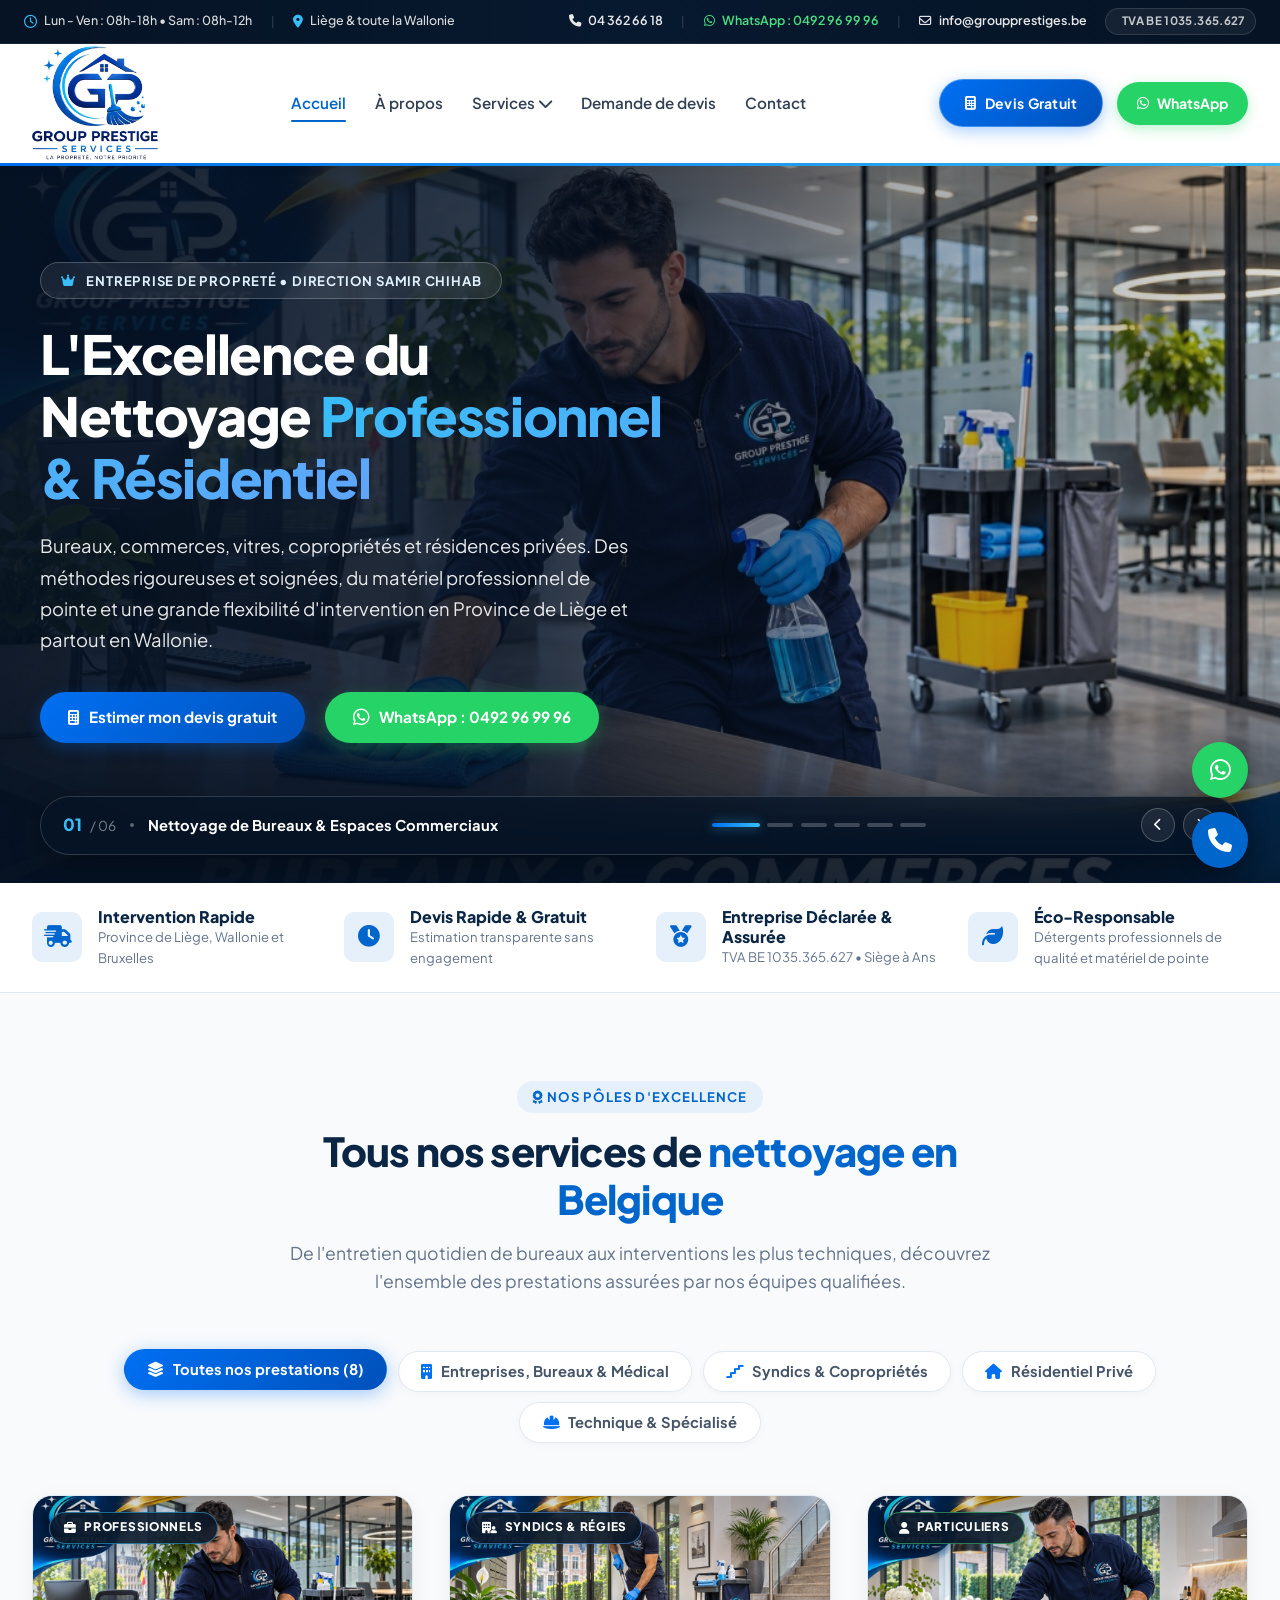
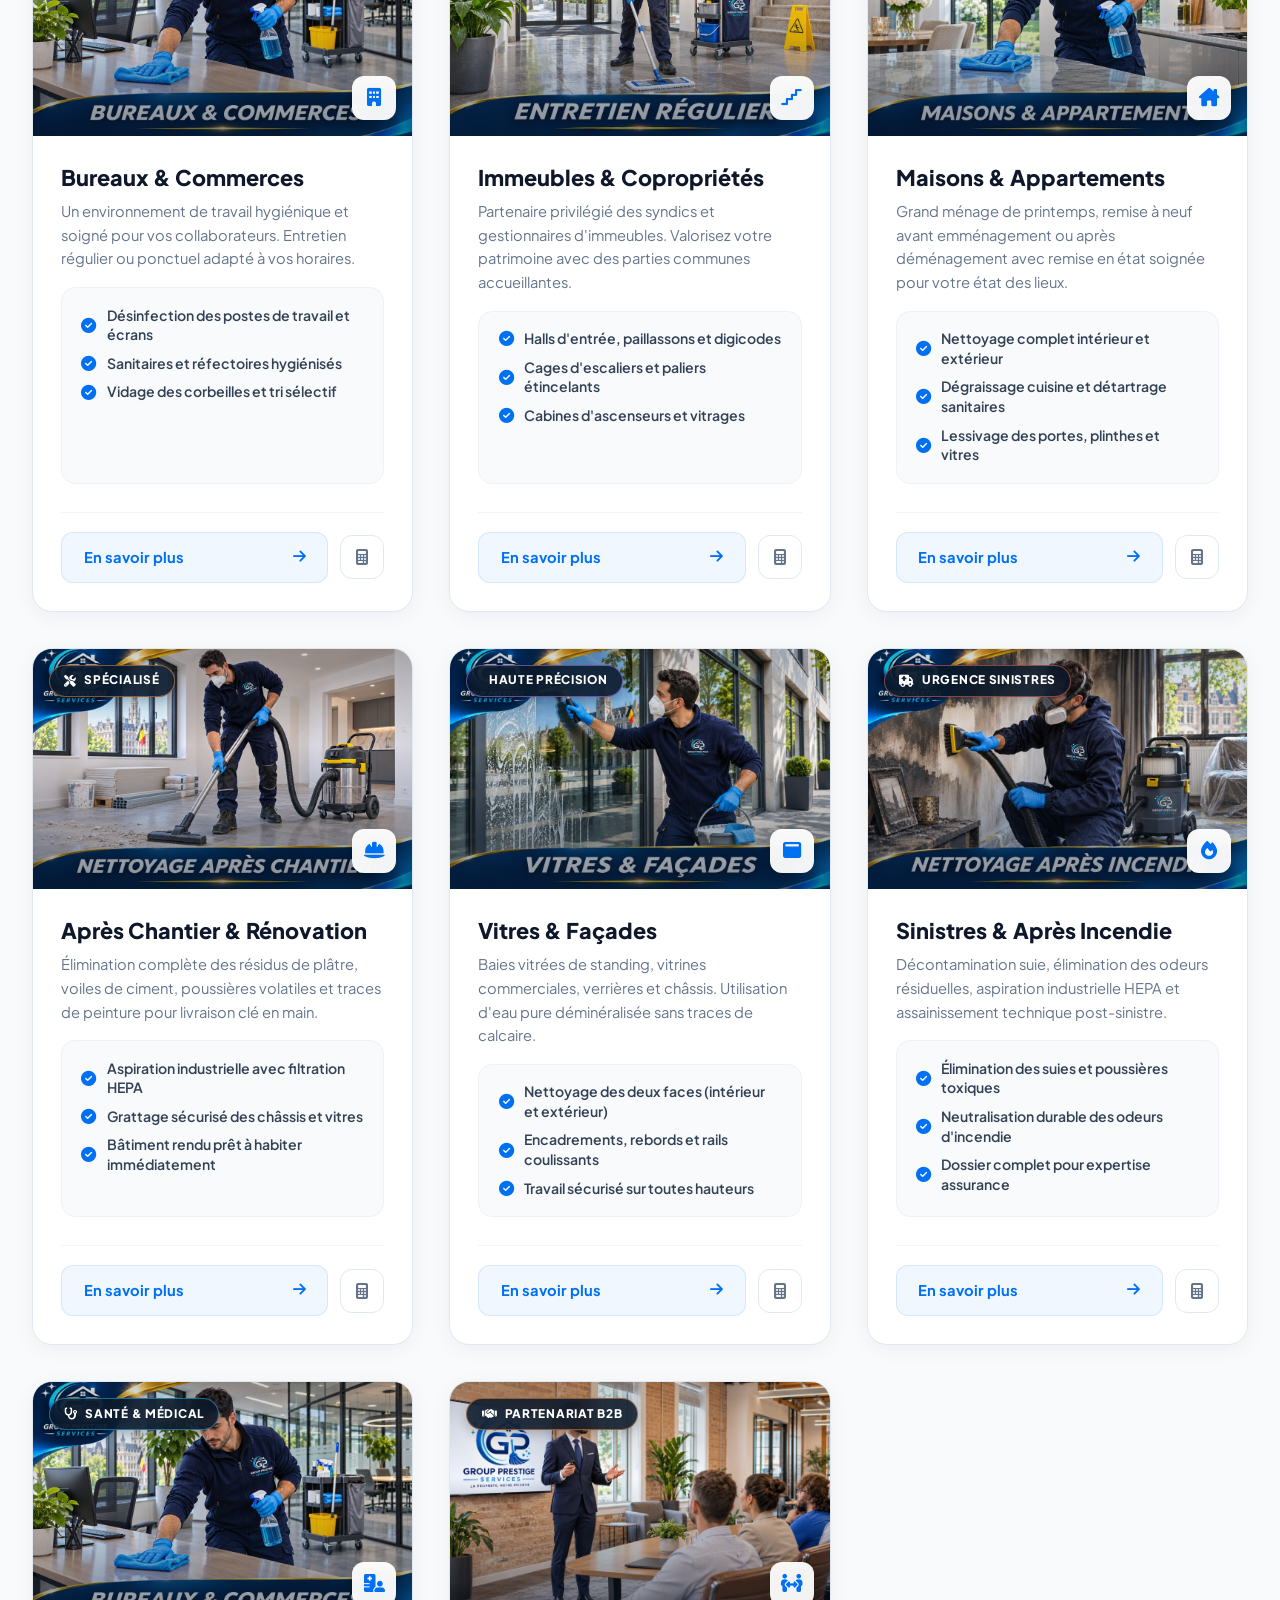
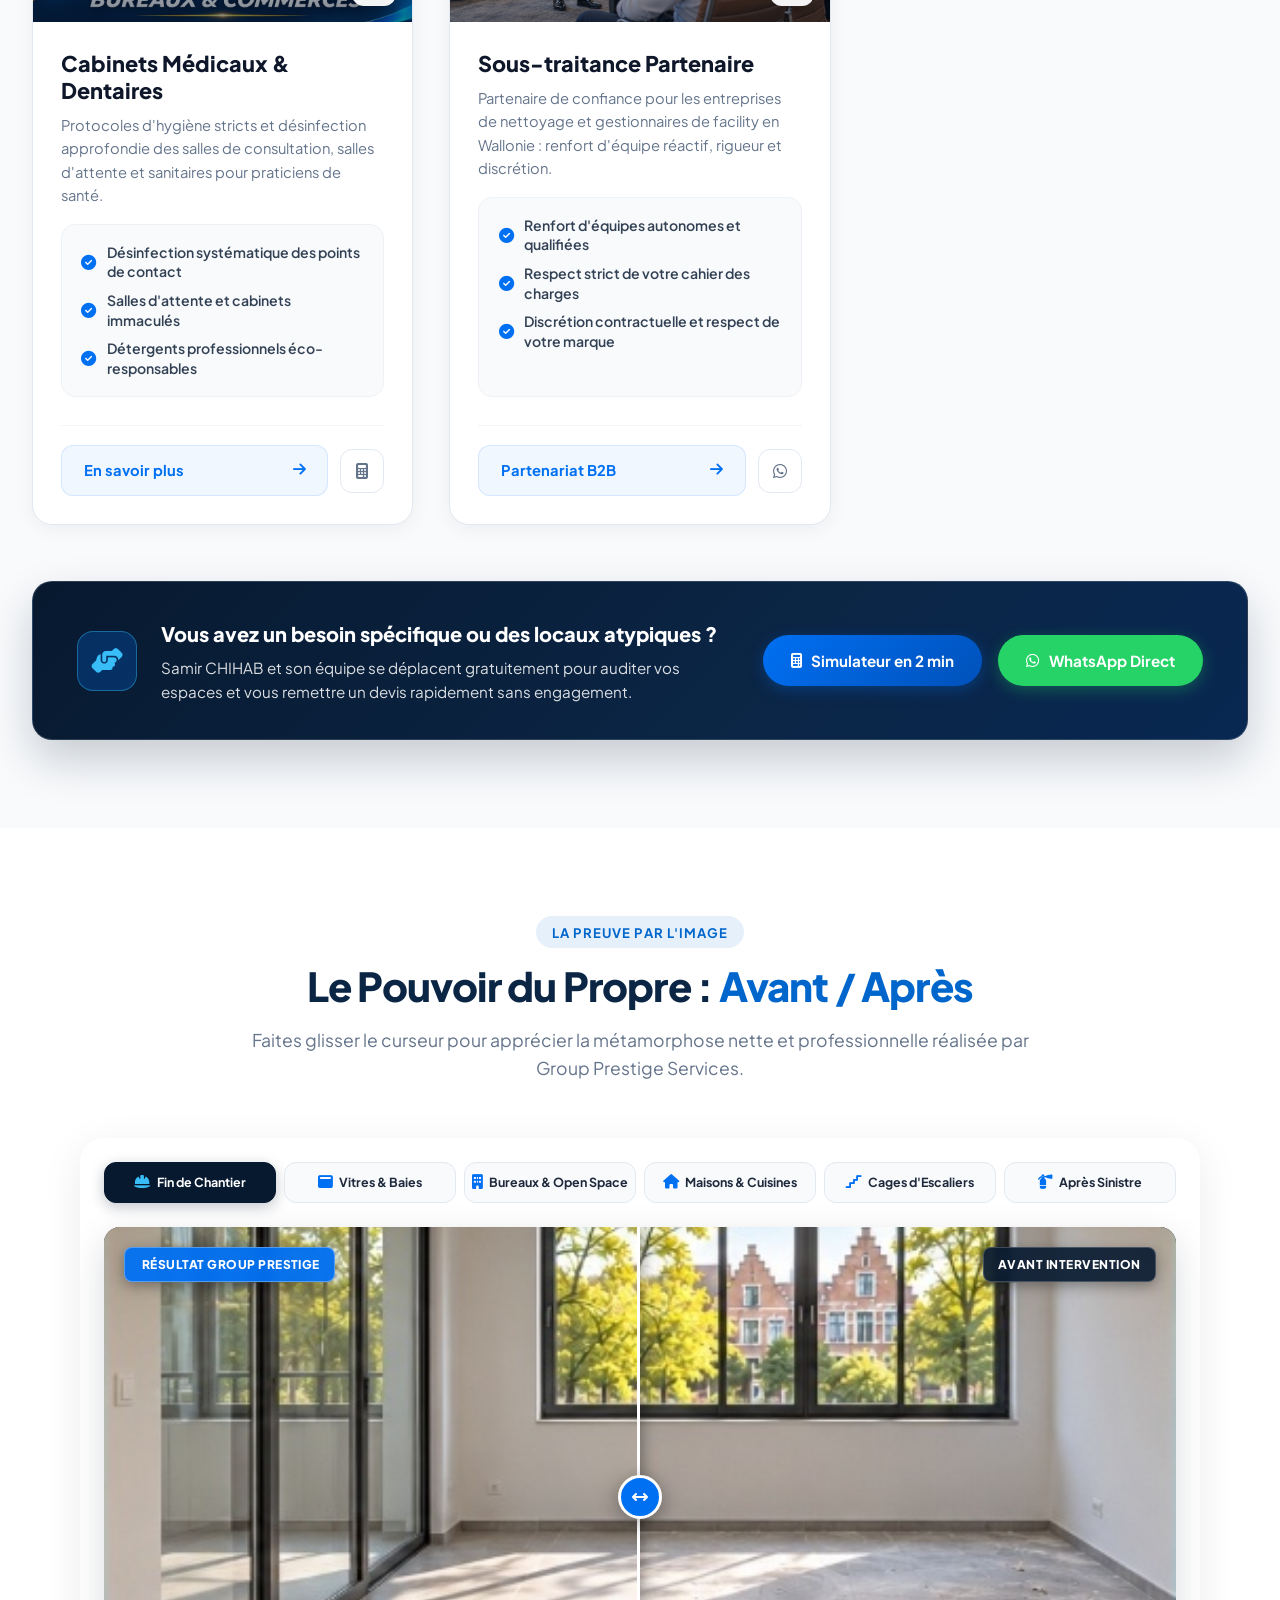
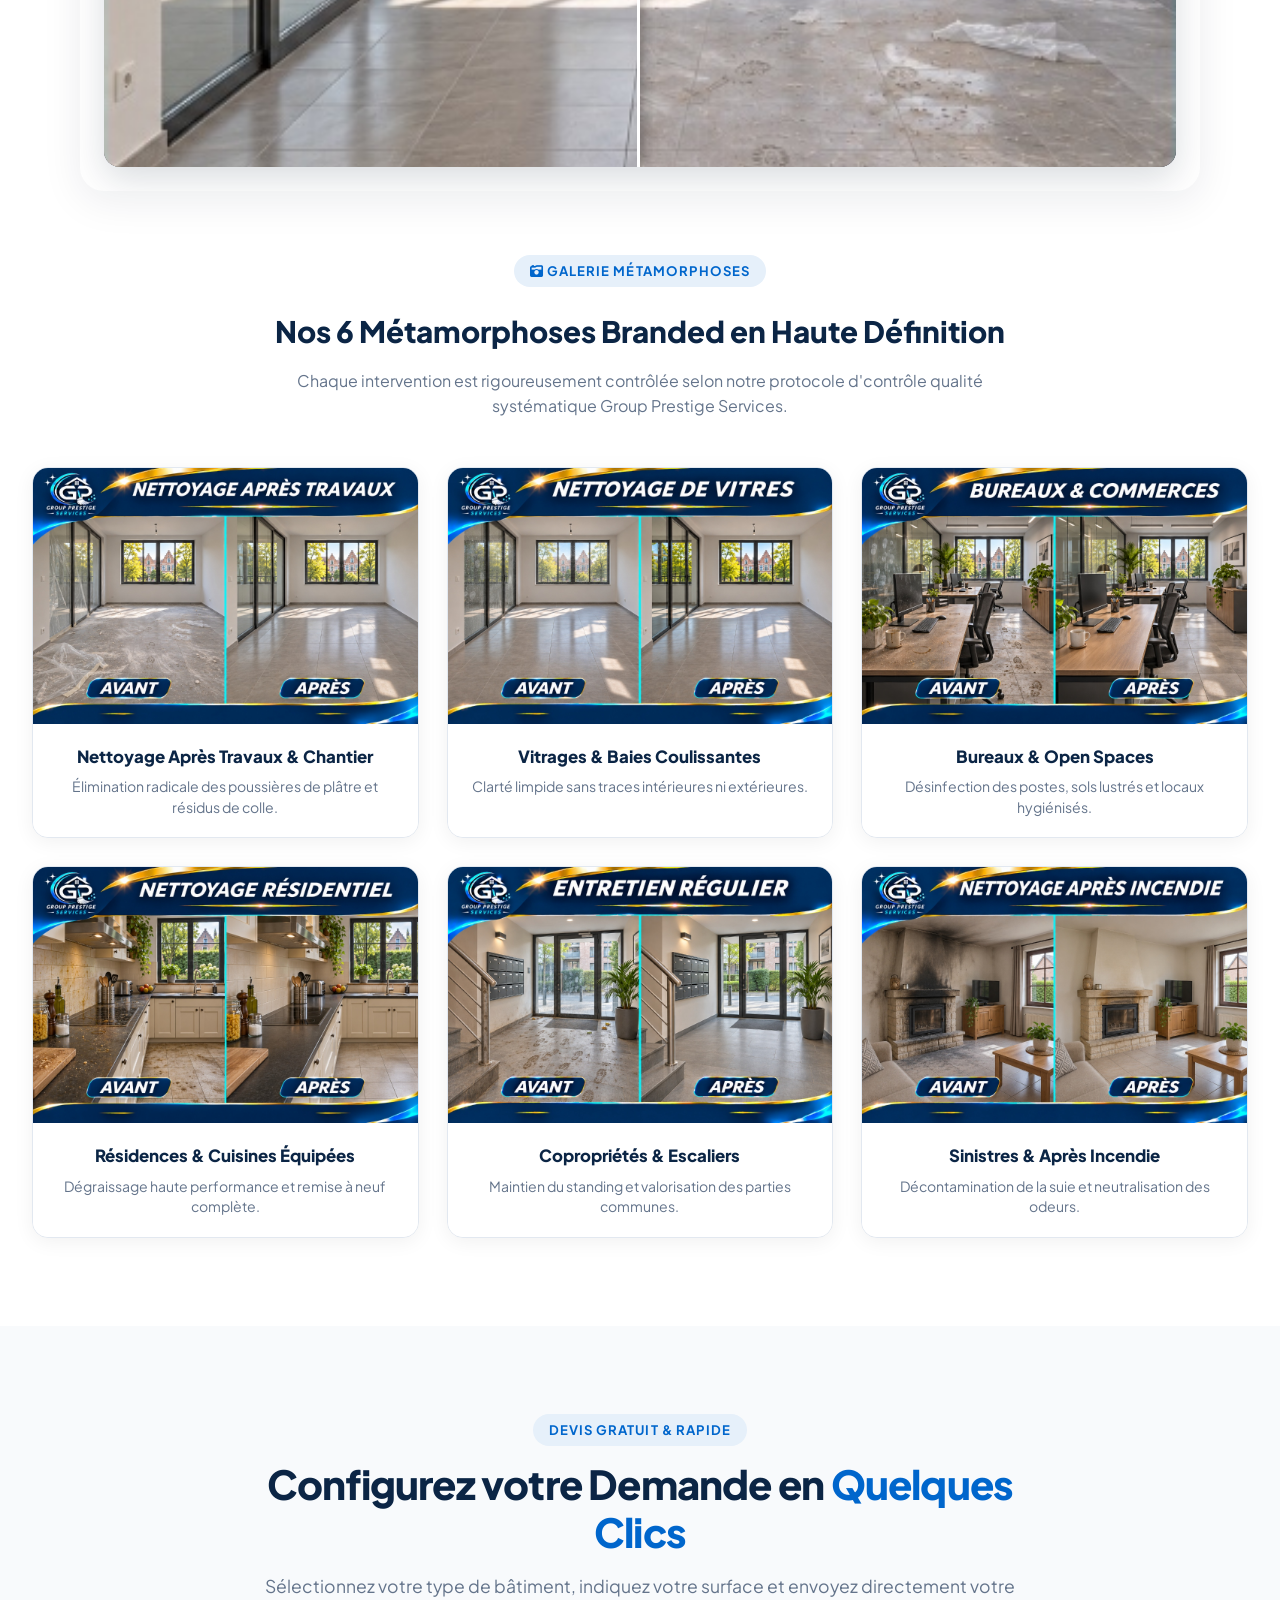
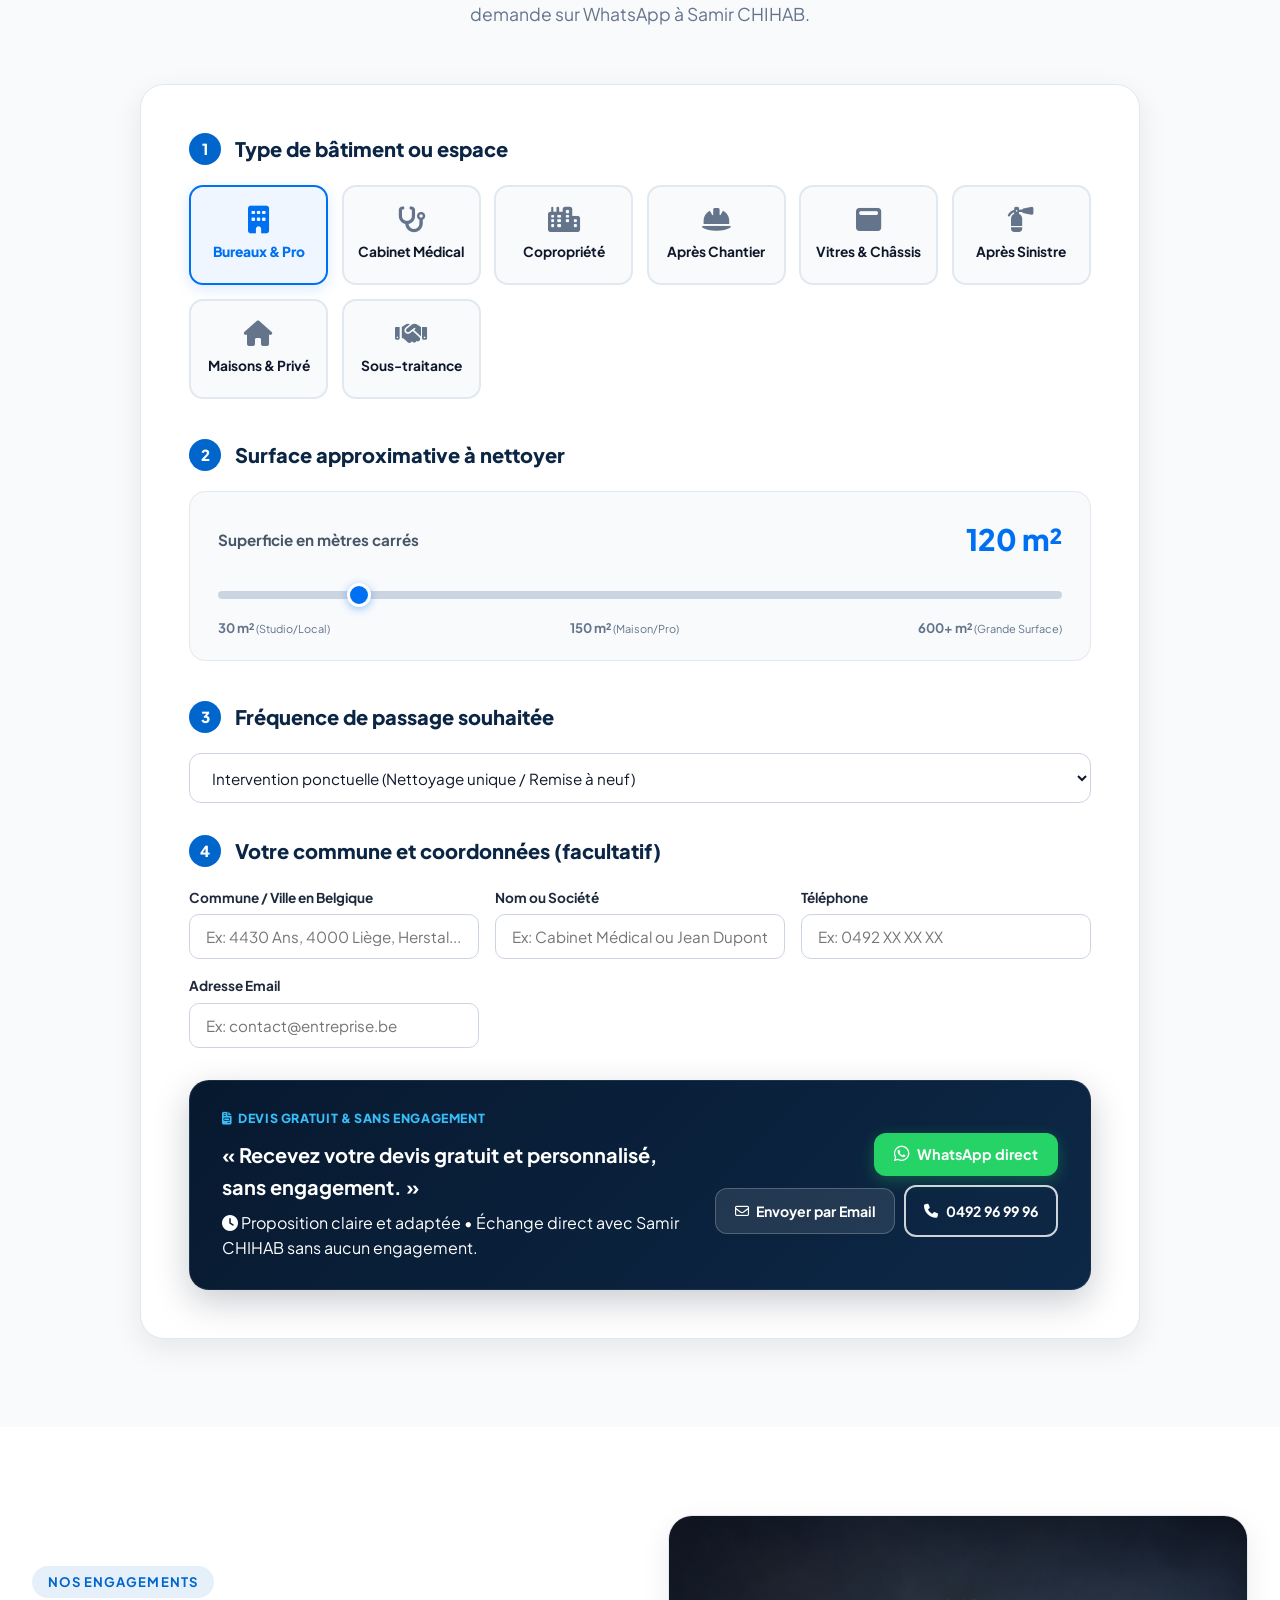
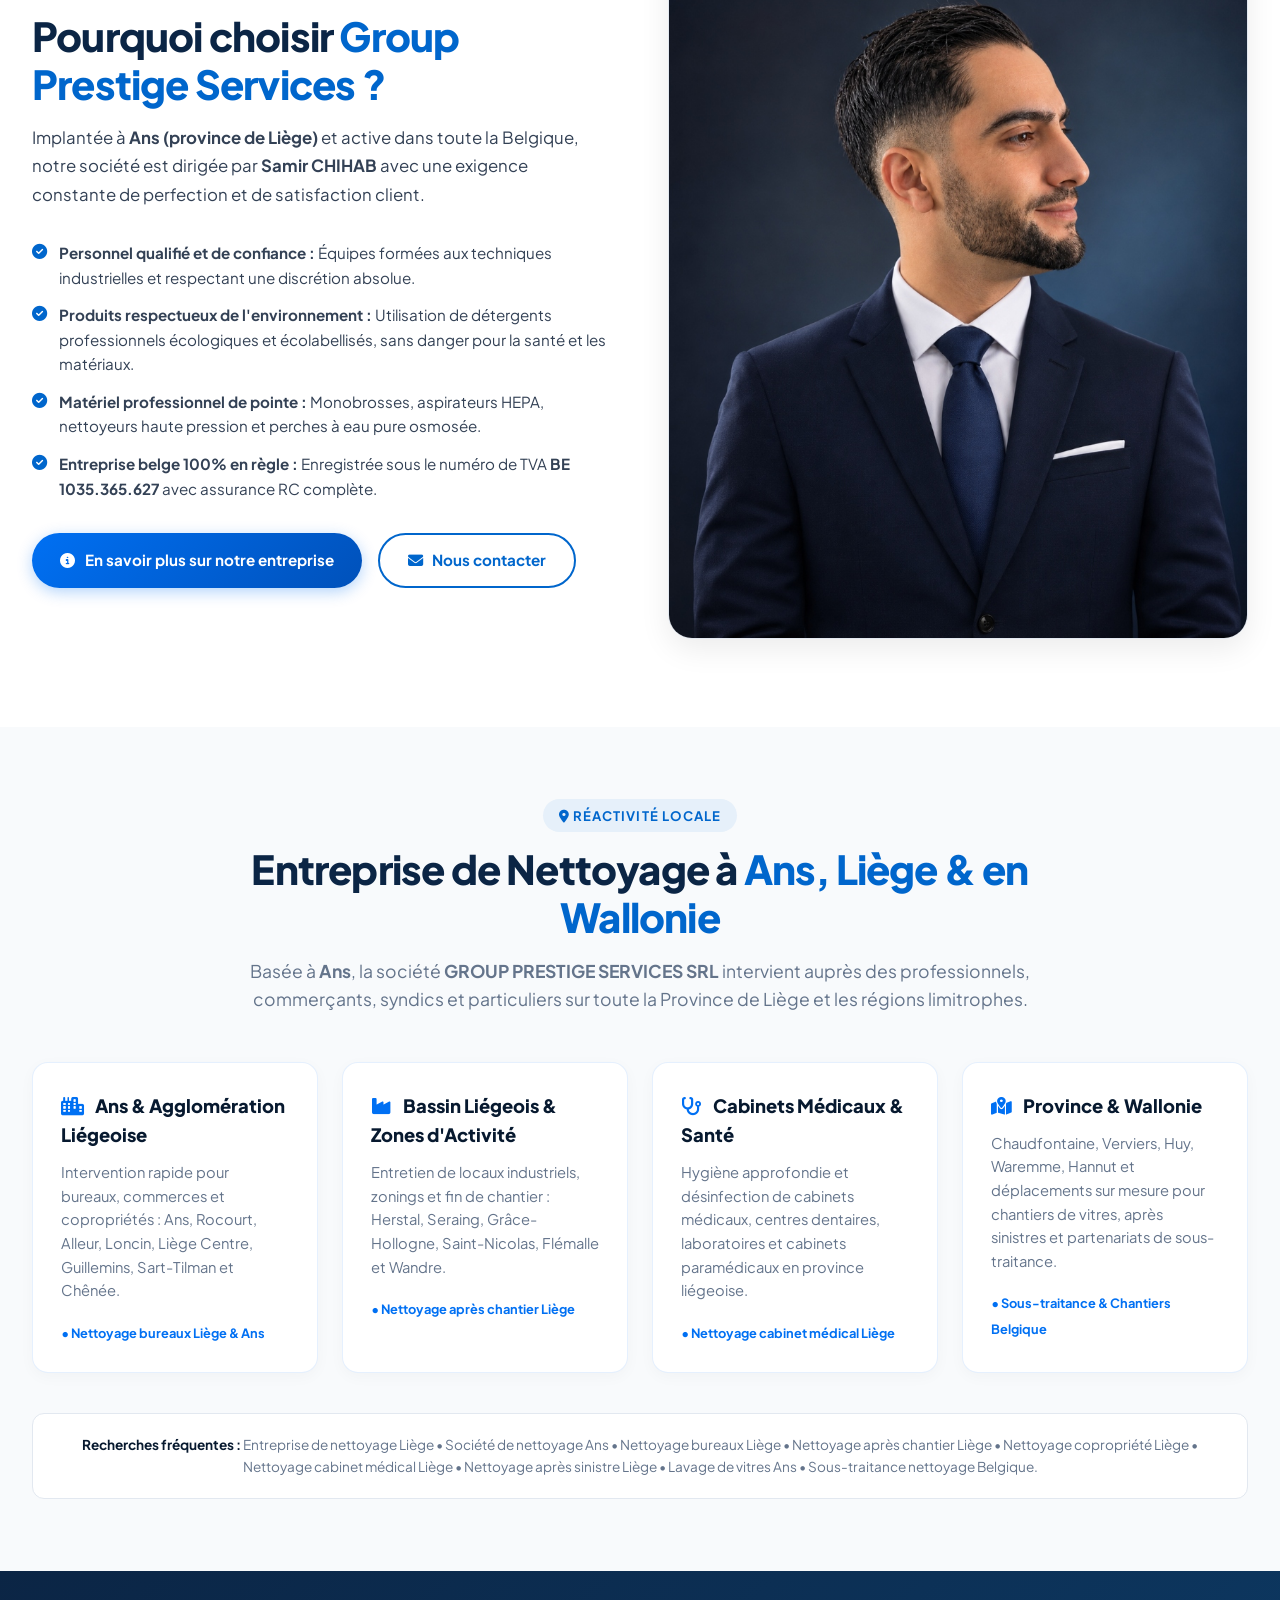
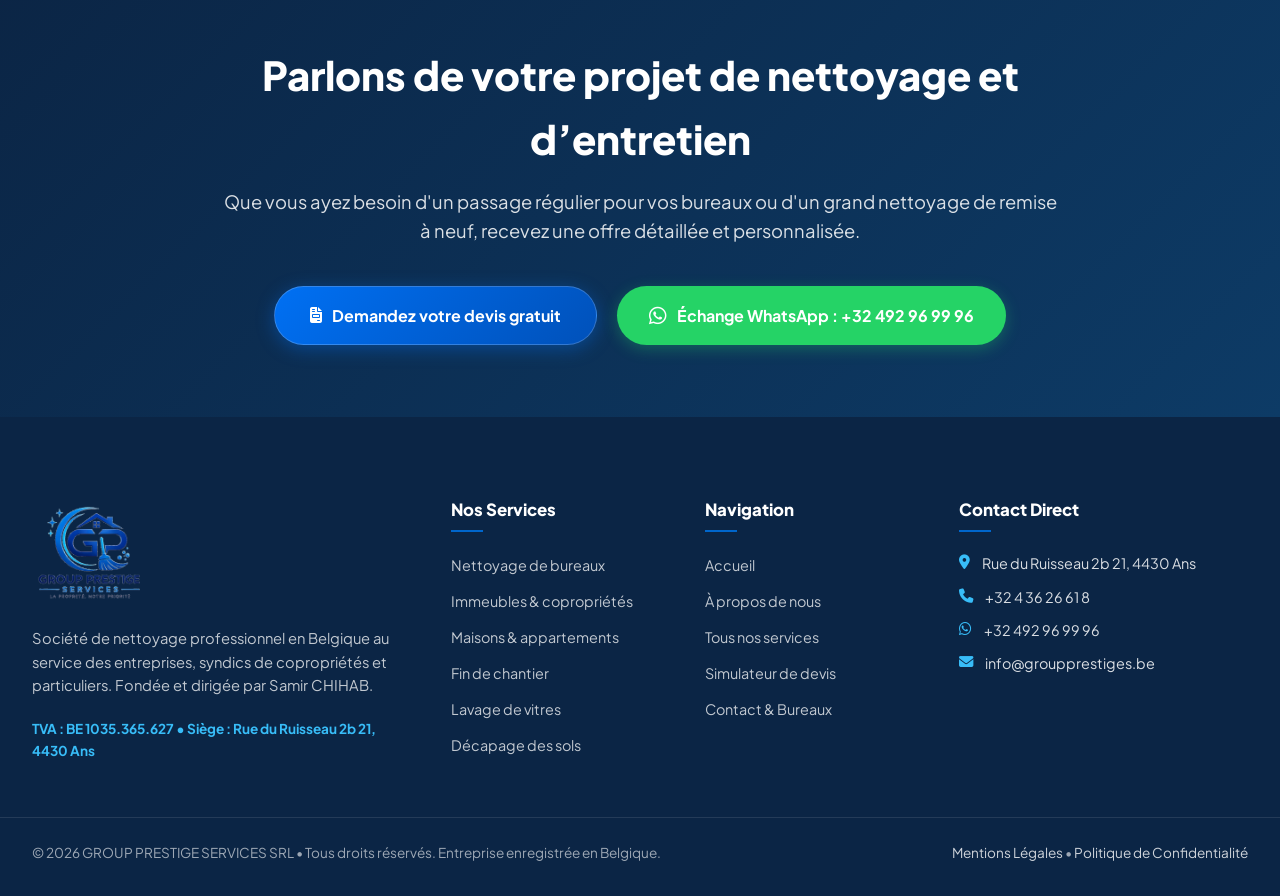
<file: index.html>
<!DOCTYPE html>
<html lang="fr-BE">
<head>
  <meta charset="UTF-8">
  <meta name="viewport" content="width=device-width, initial-scale=1.0">
  <title>Entreprise de Nettoyage Liège & Ans | GROUP PRESTIGE SERVICES SRL - Bureaux, Chantiers, Médical</title>
  
  <meta name="description" content="GROUP PRESTIGE SERVICES SRL : Entreprise de nettoyage professionnel à Ans (Province de Liège). Nettoyage de bureaux, cabinets médicaux, copropriétés, fin de chantier, vitres, après sinistre et sous-traitance en Belgique. Devis gratuit et personnalisé sans engagement.">
  <meta name="keywords" content="société de nettoyage belgique, entreprise de nettoyage liège, nettoyage bureaux ans, lavage de vitres liège, nettoyage après chantier wallonie, group prestige services">
  <link rel="canonical" href="https://groupprestiges.be/">

  <!-- Open Graph -->
  <meta property="og:title" content="Group Prestige Services | Société de Nettoyage en Belgique">
  <meta property="og:description" content="La propreté, notre priorité. Entreprise de nettoyage pour professionnels et particuliers à Liège et en Belgique.">
  <meta property="og:image" content="assets/images/logo-official.jpg">
  <meta property="og:type" content="website">

  <!-- Favicon & Fonts -->
  <link rel="icon" type="image/png" href="assets/images/logo-official-transparent.png">
  <link rel="preconnect" href="https://fonts.googleapis.com">
  <link rel="preconnect" href="https://fonts.gstatic.com" crossorigin>
  <link href="https://fonts.googleapis.com/css2?family=Plus+Jakarta+Sans:wght@300;400;500;600;700;800&display=swap" rel="stylesheet">
  <link rel="stylesheet" href="https://cdnjs.cloudflare.com/ajax/libs/font-awesome/6.5.1/css/all.min.css">
  <link rel="stylesheet" href="css/style.css">
</head>
<body>

    <!-- TOP BAR (Minimalist Luxury Corporate) -->
  <div class="top-header">
    <div class="top-header-inner">
      <div class="top-header-left">
        <span class="top-header-item">
          <i class="fa-regular fa-clock"></i>
          <span>Lun - Ven : 08h-18h &bull; Sam : 08h-12h</span>
        </span>
        <span class="top-header-divider">|</span>
        <span class="top-header-item">
          <i class="fa-solid fa-location-dot"></i>
          <span>Liège & toute la Wallonie</span>
        </span>
      </div>
      <div class="top-header-right">
        <a href="tel:+3243626618" class="top-header-link">
          <i class="fa-solid fa-phone"></i>
          <span>04 362 66 18</span>
        </a>
        <span class="top-header-divider">|</span>
        <a href="https://wa.me/32492969996" target="_blank" rel="noopener" class="top-header-link top-header-wa">
          <i class="fa-brands fa-whatsapp"></i>
          <span>WhatsApp : 0492 96 99 96</span>
        </a>
        <span class="top-header-divider">|</span>
        <a href="mailto:info@groupprestiges.be" class="top-header-link">
          <i class="fa-regular fa-envelope"></i>
          <span>info@groupprestiges.be</span>
        </a>
        <span class="top-header-tax-pill">
          <i class="fa-solid fa-shield-check"></i> TVA BE 1035.365.627
        </span>
      </div>
    </div>
  </div>

  <!-- MAIN NAVIGATION (Clean Logo Only, No duplicate text) -->
  <div class="mobile-nav-backdrop" id="mobileNavBackdrop"></div>
  <header class="main-navbar">
    <div class="navbar-container">
      <a href="index.html" class="brand-link" aria-label="Group Prestige Services">
        <img src="assets/images/logo-header.png" alt="Group Prestige Services Logo" class="brand-logo-img">
      </a>

      <nav class="nav-menu" id="navMenu">
        <!-- Mobile Drawer Header -->
        <div class="drawer-header">
          <img src="assets/images/logo-header.png" alt="Group Prestige Services" class="drawer-logo">
          <button class="drawer-close-btn" id="drawerCloseBtn" aria-label="Fermer le menu">
            <i class="fa-solid fa-xmark"></i>
          </button>
        </div>

        <!-- Links Container -->
        <div class="drawer-body">
          <div class="nav-item">
            <a href="index.html" class="nav-link active">
              <i class="fa-solid fa-house drawer-icon"></i>
              <span>Accueil</span>
            </a>
          </div>
          <div class="nav-item">
            <a href="a-propos.html" class="nav-link">
              <i class="fa-solid fa-shield-halved drawer-icon"></i>
              <span>À propos</span>
            </a>
          </div>
          <div class="nav-item has-dropdown">
            <a href="services.html" class="nav-link nav-link-dropdown-toggle">
              <i class="fa-solid fa-broom drawer-icon"></i>
              <span>Services</span>
              <i class="fa-solid fa-chevron-down dropdown-arrow"></i>
            </a>
            <div class="dropdown-menu">
              <a href="services-nettoyage-regulier.html" class="dropdown-link">
                <span class="dropdown-icon-box"><i class="fa-solid fa-building"></i></span>
                <span class="dropdown-text">
                  <strong>Nettoyage régulier</strong>
                  <small>Bureaux, Commerces & Copropriétés</small>
                </span>
              </a>
              <a href="services-nettoyage-ponctuel.html" class="dropdown-link">
                <span class="dropdown-icon-box"><i class="fa-solid fa-house"></i></span>
                <span class="dropdown-text">
                  <strong>Nettoyage ponctuel</strong>
                  <small>Résidences & Cuisines privées</small>
                </span>
              </a>
              <a href="services-nettoyage-specialise.html" class="dropdown-link">
                <span class="dropdown-icon-box"><i class="fa-solid fa-hard-hat"></i></span>
                <span class="dropdown-text">
                  <strong>Nettoyage spécialisé</strong>
                  <small>Chantier, Vitres & Sinistres</small>
                </span>
              </a>
              <a href="services.html" class="dropdown-link dropdown-link-all">
                <span class="dropdown-icon-box"><i class="fa-solid fa-list-check"></i></span>
                <span class="dropdown-text">
                  <strong>Tous nos services officiels</strong>
                  <small>Découvrir l'offre complète</small>
                </span>
              </a>
            </div>
          </div>
          <div class="nav-item">
            <a href="devis-gratuit.html" class="nav-link">
              <i class="fa-solid fa-calculator drawer-icon"></i>
              <span>Demande de devis</span>
            </a>
          </div>
          <div class="nav-item">
            <a href="contact.html" class="nav-link">
              <i class="fa-solid fa-envelope-open-text drawer-icon"></i>
              <span>Contact</span>
            </a>
          </div>
        </div>

        <!-- Mobile Drawer Footer -->
        <div class="drawer-footer">
          <div class="drawer-cta-group">
            <a href="devis-gratuit.html" class="drawer-btn-cta-primary">
              <i class="fa-solid fa-calculator"></i>
              <span>Estimer mon Devis Gratuit</span>
            </a>
            <a href="https://wa.me/32492969996" target="_blank" class="drawer-btn-cta-whatsapp">
              <i class="fa-brands fa-whatsapp"></i>
              <span>WhatsApp Direct : 0492 96 99 96</span>
            </a>
          </div>
          <div class="drawer-contact-direct">
            <a href="tel:+3243626618" class="drawer-phone-item">
              <i class="fa-solid fa-phone"></i>
              <span>04 362 66 18</span>
            </a>
            <span class="drawer-hours">Lun - Ven : 08h - 18h | Sam : 08h - 12h | Dim : Fermé</span>
          </div>
          <div class="drawer-badge-tag">
            <i class="fa-solid fa-shield-check"></i> Entreprise déclarée & assurée • Liège & Wallonie
          </div>
        </div>
      </nav>

      <div class="navbar-actions">
        <a href="devis-gratuit.html" class="btn-cta-orange">
          <i class="fa-solid fa-calculator"></i>
          <span>Devis Gratuit</span>
        </a>
        <a href="https://wa.me/32492969996" target="_blank" class="btn-cta-whatsapp">
          <i class="fa-brands fa-whatsapp"></i>
          <span>WhatsApp</span>
        </a>
      </div>

      <button class="mobile-toggle" aria-label="Menu Mobile">
        <i class="fa-solid fa-bars"></i>
      </button>
    </div>
  </header>

  <!-- HERO SECTION (Split Layout Corporate Prestige) -->
  <section class="hero-corporate">
    <!-- 1. Full-Width Background Photo Slider (Covering 100% horizontal width) -->
    <div class="hero-bg-slider" id="heroBgSlider">
      <div class="hero-bg-slide active" data-index="0" data-title="Nettoyage de Bureaux & Espaces Commerciaux">
        <img src="assets/images/service-bureaux-commerces-gp.jpg" alt="Nettoyage bureaux et commerces Belgique">
      </div>
      <div class="hero-bg-slide" data-index="1" data-title="Lavage de Vitres & Façades à l'Eau Pure">
        <img src="assets/images/service-vitres-facades-gp.jpg" alt="Lavage de vitres et façades Group Prestige">
      </div>
      <div class="hero-bg-slide" data-index="2" data-title="Remise en État Après Chantier & Rénovation">
        <img src="assets/images/service-apres-chantier-gp.jpg" alt="Nettoyage fin de chantier et rénovation">
      </div>
      <div class="hero-bg-slide" data-index="3" data-title="Entretien d'Immeubles & Copropriétés (Syndics)">
        <img src="assets/images/service-entretien-regulier-gp.jpg" alt="Entretien copropriétés et syndics">
      </div>
      <div class="hero-bg-slide" data-index="4" data-title="Intervention d'Urgence Après Sinistres & Incendie">
        <img src="assets/images/service-apres-incendie-gp.jpg" alt="Nettoyage après incendie et sinistres">
      </div>
      <div class="hero-bg-slide" data-index="5" data-title="Nettoyage de Maisons & Résidences Privées">
        <img src="assets/images/service-maisons-appartements-gp.jpg" alt="Nettoyage maisons et appartements">
      </div>
    </div>

    <!-- 2. Soft Dark Vignette Overlay (Leaves photo clearly visible in center/right) -->
    <div class="hero-bg-overlay"></div>

    <!-- 3. Auto-Slide Progress Bar at Top -->
    <div class="hero-progress-line">
      <div class="hero-progress-fill" id="heroProgressFill"></div>
    </div>

    <!-- 4. Main Foreground Content (Clean, uncluttered, airy) -->
    <div class="hero-container">
      <div class="hero-content">
        <div class="hero-badge-pill">
          <i class="fa-solid fa-crown"></i> Entreprise de Propreté &bull; Direction Samir CHIHAB
        </div>
        <h1 class="hero-title">
          L'Excellence du Nettoyage <span>Professionnel & Résidentiel</span>
        </h1>
        <p class="hero-subtitle">
          Bureaux, commerces, vitres, copropriétés et résidences privées. Des méthodes rigoureuses et soignées, du matériel professionnel de pointe et une grande flexibilité d'intervention en Province de Liège et partout en Wallonie.
        </p>

        <div class="hero-cta-group">
          <a href="devis-gratuit.html" class="btn btn-primary">
            <i class="fa-solid fa-calculator"></i>
            <span>Estimer mon devis gratuit</span>
          </a>
          <a href="https://wa.me/32492969996?text=Bonjour%20Samir,%20je%20souhaite%20un%20devis." target="_blank" class="btn btn-whatsapp">
            <i class="fa-brands fa-whatsapp fa-lg"></i>
            <span>WhatsApp : 0492 96 99 96</span>
          </a>
        </div>
      </div>
    </div>

    <!-- 5. Sleek Minimalist Slide Controller at Bottom (Uncluttered, elegant) -->
    <div class="hero-bottom-controls">
      <div class="hero-bottom-inner">
        <!-- Current slide label -->
        <div class="hero-slide-label">
          <span class="slide-num" id="slideCurrentNum">01</span>
          <span class="slide-sep">/ 06</span>
          <span class="slide-dot-divider"></span>
          <span class="slide-name" id="slideCurrentTitle">Nettoyage de Bureaux & Espaces Commerciaux</span>
        </div>

        <!-- Sleek line dash pagination -->
        <div class="hero-dash-indicators" id="heroDashIndicators">
          <button class="dash-btn active" data-index="0" aria-label="Slide 1: Bureaux"></button>
          <button class="dash-btn" data-index="1" aria-label="Slide 2: Vitres"></button>
          <button class="dash-btn" data-index="2" aria-label="Slide 3: Chantier"></button>
          <button class="dash-btn" data-index="3" aria-label="Slide 4: Copropriétés"></button>
          <button class="dash-btn" data-index="4" aria-label="Slide 5: Sinistres"></button>
          <button class="dash-btn" data-index="5" aria-label="Slide 6: Résidences"></button>
        </div>

        <!-- Minimalist prev/next buttons -->
        <div class="hero-nav-buttons">
          <button class="hero-mini-arrow" id="heroNavPrev" aria-label="Précédent">
            <i class="fa-solid fa-chevron-left"></i>
          </button>
          <button class="hero-mini-arrow" id="heroNavNext" aria-label="Suivant">
            <i class="fa-solid fa-chevron-right"></i>
          </button>
        </div>
      </div>
    </div>
  </section>

  <!-- TRUST BAR (4 Pillars) -->
  <div class="trust-bar">
    <div class="trust-bar-inner">
      <div class="trust-bar-item">
        <div class="trust-icon-box">
          <i class="fa-solid fa-truck-fast"></i>
        </div>
        <div class="trust-text-box">
          <h4>Intervention Rapide</h4>
          <p>Province de Liège, Wallonie et Bruxelles</p>
        </div>
      </div>

      <div class="trust-bar-item">
        <div class="trust-icon-box">
          <i class="fa-solid fa-clock"></i>
        </div>
        <div class="trust-text-box">
          <h4>Devis Rapide & Gratuit</h4>
          <p>Estimation transparente sans engagement</p>
        </div>
      </div>

      <div class="trust-bar-item">
        <div class="trust-icon-box">
          <i class="fa-solid fa-medal"></i>
        </div>
        <div class="trust-text-box">
          <h4>Entreprise Déclarée & Assurée</h4>
          <p>TVA BE 1035.365.627 &bull; Siège à Ans</p>
        </div>
      </div>

      <div class="trust-bar-item">
        <div class="trust-icon-box">
          <i class="fa-solid fa-leaf"></i>
        </div>
        <div class="trust-text-box">
          <h4>Éco-Responsable</h4>
          <p>Détergents professionnels de qualité et matériel de pointe</p>
        </div>
      </div>
    </div>
  </div>

  <!-- ==========================================================================
       SECTION 1: TOUS NOS SERVICES DE NETTOYAGE (STYLE NORTH GROUP)
       ========================================================================== -->
  <section class="section section-bg-light" id="services">
    <div class="section-container">
      <!-- Section Header -->
      <div class="section-header">
        <span class="section-badge"><i class="fa-solid fa-award"></i> Nos Pôles d'Excellence</span>
        <h2 class="section-title">Tous nos services de <span>nettoyage en Belgique</span></h2>
        <p class="section-subtitle">
          De l'entretien quotidien de bureaux aux interventions les plus techniques, découvrez l'ensemble des prestations assurées par nos équipes qualifiées.
        </p>
      </div>

      <!-- Category Filter Tabs -->
      <div class="services-filter-tabs">
        <button class="filter-tab-btn active" data-filter="all">
          <i class="fa-solid fa-layer-group"></i> <span>Toutes nos prestations (8)</span>
        </button>
        <button class="filter-tab-btn" data-filter="pro">
          <i class="fa-solid fa-building"></i> <span>Entreprises, Bureaux & Médical</span>
        </button>
        <button class="filter-tab-btn" data-filter="syndic">
          <i class="fa-solid fa-stairs"></i> <span>Syndics & Copropriétés</span>
        </button>
        <button class="filter-tab-btn" data-filter="particulier">
          <i class="fa-solid fa-house"></i> <span>Résidentiel Privé</span>
        </button>
        <button class="filter-tab-btn" data-filter="special">
          <i class="fa-solid fa-hard-hat"></i> <span>Technique & Spécialisé</span>
        </button>
      </div>

      <!-- Modern Services Grid -->
      <div class="services-grid-prestige" id="servicesGrid">
        
        <!-- 1. Bureaux & Commerces -->
        <article class="service-card-prestige" data-category="pro">
          <div class="service-card-media">
            <img src="assets/images/service-bureaux-commerces-gp.jpg" alt="Nettoyage de bureaux et commerces en Belgique - Group Prestige" loading="lazy">
            <div class="media-overlay"></div>
            <span class="media-badge badge-pro"><i class="fa-solid fa-briefcase"></i> Professionnels</span>
            <div class="media-icon-badge"><i class="fa-solid fa-building"></i></div>
          </div>
          <div class="service-card-content">
            <div class="service-card-header">
              <h3 class="service-card-title">Bureaux & Commerces</h3>
              <p class="service-card-desc">Un environnement de travail hygiénique et soigné pour vos collaborateurs. Entretien régulier ou ponctuel adapté à vos horaires.</p>
            </div>
            <div class="service-features-list">
              <div class="feature-chip">
                <i class="fa-solid fa-circle-check"></i>
                <span>Désinfection des postes de travail et écrans</span>
              </div>
              <div class="feature-chip">
                <i class="fa-solid fa-circle-check"></i>
                <span>Sanitaires et réfectoires hygiénisés</span>
              </div>
              <div class="feature-chip">
                <i class="fa-solid fa-circle-check"></i>
                <span>Vidage des corbeilles et tri sélectif</span>
              </div>
            </div>
            <div class="service-card-action">
              <a href="services-nettoyage-regulier.html" class="btn-service-discover">
                <span>En savoir plus</span>
                <i class="fa-solid fa-arrow-right"></i>
              </a>
              <a href="devis-gratuit.html" class="btn-service-quote" title="Estimer ce service">
                <i class="fa-solid fa-calculator"></i>
              </a>
            </div>
          </div>
        </article>

        <!-- 2. Immeubles & Copropriétés -->
        <article class="service-card-prestige" data-category="syndic">
          <div class="service-card-media">
            <img src="assets/images/service-entretien-regulier-gp.jpg" alt="Nettoyage copropriétés et résidences - Group Prestige" loading="lazy">
            <div class="media-overlay"></div>
            <span class="media-badge badge-syndic"><i class="fa-solid fa-building-user"></i> Syndics & Régies</span>
            <div class="media-icon-badge"><i class="fa-solid fa-stairs"></i></div>
          </div>
          <div class="service-card-content">
            <div class="service-card-header">
              <h3 class="service-card-title">Immeubles & Copropriétés</h3>
              <p class="service-card-desc">Partenaire privilégié des syndics et gestionnaires d'immeubles. Valorisez votre patrimoine avec des parties communes accueillantes.</p>
            </div>
            <div class="service-features-list">
              <div class="feature-chip">
                <i class="fa-solid fa-circle-check"></i>
                <span>Halls d'entrée, paillassons et digicodes</span>
              </div>
              <div class="feature-chip">
                <i class="fa-solid fa-circle-check"></i>
                <span>Cages d'escaliers et paliers étincelants</span>
              </div>
              <div class="feature-chip">
                <i class="fa-solid fa-circle-check"></i>
                <span>Cabines d'ascenseurs et vitrages</span>
              </div>
            </div>
            <div class="service-card-action">
              <a href="services-nettoyage-regulier.html" class="btn-service-discover">
                <span>En savoir plus</span>
                <i class="fa-solid fa-arrow-right"></i>
              </a>
              <a href="devis-gratuit.html" class="btn-service-quote" title="Estimer ce service">
                <i class="fa-solid fa-calculator"></i>
              </a>
            </div>
          </div>
        </article>

        <!-- 3. Maisons & Appartements -->
        <article class="service-card-prestige" data-category="particulier">
          <div class="service-card-media">
            <img src="assets/images/service-maisons-appartements-gp.jpg" alt="Nettoyage résidentiel privé et villas - Group Prestige" loading="lazy">
            <div class="media-overlay"></div>
            <span class="media-badge badge-particulier"><i class="fa-solid fa-user"></i> Particuliers</span>
            <div class="media-icon-badge"><i class="fa-solid fa-house-chimney"></i></div>
          </div>
          <div class="service-card-content">
            <div class="service-card-header">
              <h3 class="service-card-title">Maisons & Appartements</h3>
              <p class="service-card-desc">Grand ménage de printemps, remise à neuf avant emménagement ou après déménagement avec remise en état soignée pour votre état des lieux.</p>
            </div>
            <div class="service-features-list">
              <div class="feature-chip">
                <i class="fa-solid fa-circle-check"></i>
                <span>Nettoyage complet intérieur et extérieur</span>
              </div>
              <div class="feature-chip">
                <i class="fa-solid fa-circle-check"></i>
                <span>Dégraissage cuisine et détartrage sanitaires</span>
              </div>
              <div class="feature-chip">
                <i class="fa-solid fa-circle-check"></i>
                <span>Lessivage des portes, plinthes et vitres</span>
              </div>
            </div>
            <div class="service-card-action">
              <a href="services-nettoyage-ponctuel.html" class="btn-service-discover">
                <span>En savoir plus</span>
                <i class="fa-solid fa-arrow-right"></i>
              </a>
              <a href="devis-gratuit.html" class="btn-service-quote" title="Estimer ce service">
                <i class="fa-solid fa-calculator"></i>
              </a>
            </div>
          </div>
        </article>

        <!-- 4. Après Chantier & Rénovation -->
        <article class="service-card-prestige" data-category="special">
          <div class="service-card-media">
            <img src="assets/images/service-apres-chantier-gp.jpg" alt="Nettoyage après chantier et fin de travaux - Group Prestige" loading="lazy">
            <div class="media-overlay"></div>
            <span class="media-badge badge-special"><i class="fa-solid fa-screwdriver-wrench"></i> Spécialisé</span>
            <div class="media-icon-badge"><i class="fa-solid fa-hard-hat"></i></div>
          </div>
          <div class="service-card-content">
            <div class="service-card-header">
              <h3 class="service-card-title">Après Chantier & Rénovation</h3>
              <p class="service-card-desc">Élimination complète des résidus de plâtre, voiles de ciment, poussières volatiles et traces de peinture pour livraison clé en main.</p>
            </div>
            <div class="service-features-list">
              <div class="feature-chip">
                <i class="fa-solid fa-circle-check"></i>
                <span>Aspiration industrielle avec filtration HEPA</span>
              </div>
              <div class="feature-chip">
                <i class="fa-solid fa-circle-check"></i>
                <span>Grattage sécurisé des châssis et vitres</span>
              </div>
              <div class="feature-chip">
                <i class="fa-solid fa-circle-check"></i>
                <span>Bâtiment rendu prêt à habiter immédiatement</span>
              </div>
            </div>
            <div class="service-card-action">
              <a href="services-nettoyage-specialise.html" class="btn-service-discover">
                <span>En savoir plus</span>
                <i class="fa-solid fa-arrow-right"></i>
              </a>
              <a href="devis-gratuit.html" class="btn-service-quote" title="Estimer ce service">
                <i class="fa-solid fa-calculator"></i>
              </a>
            </div>
          </div>
        </article>

        <!-- 5. Vitres & Façades -->
        <article class="service-card-prestige" data-category="special">
          <div class="service-card-media">
            <img src="assets/images/service-vitres-facades-gp.jpg" alt="Lavage de vitres à l'eau pure - Group Prestige" loading="lazy">
            <div class="media-overlay"></div>
            <span class="media-badge badge-precision"><i class="fa-solid fa-sparkles"></i> Haute Précision</span>
            <div class="media-icon-badge"><i class="fa-solid fa-window-maximize"></i></div>
          </div>
          <div class="service-card-content">
            <div class="service-card-header">
              <h3 class="service-card-title">Vitres & Façades</h3>
              <p class="service-card-desc">Baies vitrées de standing, vitrines commerciales, verrières et châssis. Utilisation d'eau pure déminéralisée sans traces de calcaire.</p>
            </div>
            <div class="service-features-list">
              <div class="feature-chip">
                <i class="fa-solid fa-circle-check"></i>
                <span>Nettoyage des deux faces (intérieur et extérieur)</span>
              </div>
              <div class="feature-chip">
                <i class="fa-solid fa-circle-check"></i>
                <span>Encadrements, rebords et rails coulissants</span>
              </div>
              <div class="feature-chip">
                <i class="fa-solid fa-circle-check"></i>
                <span>Travail sécurisé sur toutes hauteurs</span>
              </div>
            </div>
            <div class="service-card-action">
              <a href="services-nettoyage-specialise.html" class="btn-service-discover">
                <span>En savoir plus</span>
                <i class="fa-solid fa-arrow-right"></i>
              </a>
              <a href="devis-gratuit.html" class="btn-service-quote" title="Estimer ce service">
                <i class="fa-solid fa-calculator"></i>
              </a>
            </div>
          </div>
        </article>

        <!-- 6. Sinistres & Après Incendie -->
        <article class="service-card-prestige" data-category="special">
          <div class="service-card-media">
            <img src="assets/images/service-apres-incendie-gp.jpg" alt="Nettoyage sinistres et après incendie - Group Prestige" loading="lazy">
            <div class="media-overlay"></div>
            <span class="media-badge badge-emergency"><i class="fa-solid fa-truck-medical"></i> Urgence Sinistres</span>
            <div class="media-icon-badge"><i class="fa-solid fa-fire"></i></div>
          </div>
          <div class="service-card-content">
            <div class="service-card-header">
              <h3 class="service-card-title">Sinistres & Après Incendie</h3>
              <p class="service-card-desc">Décontamination suie, élimination des odeurs résiduelles, aspiration industrielle HEPA et assainissement technique post-sinistre.</p>
            </div>
            <div class="service-features-list">
              <div class="feature-chip">
                <i class="fa-solid fa-circle-check"></i>
                <span>Élimination des suies et poussières toxiques</span>
              </div>
              <div class="feature-chip">
                <i class="fa-solid fa-circle-check"></i>
                <span>Neutralisation durable des odeurs d'incendie</span>
              </div>
              <div class="feature-chip">
                <i class="fa-solid fa-circle-check"></i>
                <span>Dossier complet pour expertise assurance</span>
              </div>
            </div>
            <div class="service-card-action">
              <a href="services-nettoyage-specialise.html" class="btn-service-discover">
                <span>En savoir plus</span>
                <i class="fa-solid fa-arrow-right"></i>
              </a>
              <a href="devis-gratuit.html" class="btn-service-quote" title="Estimer ce service">
                <i class="fa-solid fa-calculator"></i>
              </a>
            </div>
          </div>
        </article>
        <!-- 7. Cabinets Médicaux & Dentaires -->
        <article class="service-card-prestige" data-category="pro">
          <div class="service-card-media">
            <img src="assets/images/service-bureaux-commerces-gp.jpg" alt="Nettoyage cabinet médical et dentaire Liège - Group Prestige" loading="lazy">
            <div class="media-overlay"></div>
            <span class="media-badge badge-pro"><i class="fa-solid fa-stethoscope"></i> Santé & Médical</span>
            <div class="media-icon-badge"><i class="fa-solid fa-hospital-user"></i></div>
          </div>
          <div class="service-card-content">
            <div class="service-card-header">
              <h3 class="service-card-title">Cabinets Médicaux & Dentaires</h3>
              <p class="service-card-desc">Protocoles d'hygiène stricts et désinfection approfondie des salles de consultation, salles d'attente et sanitaires pour praticiens de santé.</p>
            </div>
            <div class="service-features-list">
              <div class="feature-chip">
                <i class="fa-solid fa-circle-check"></i>
                <span>Désinfection systématique des points de contact</span>
              </div>
              <div class="feature-chip">
                <i class="fa-solid fa-circle-check"></i>
                <span>Salles d'attente et cabinets immaculés</span>
              </div>
              <div class="feature-chip">
                <i class="fa-solid fa-circle-check"></i>
                <span>Détergents professionnels éco-responsables</span>
              </div>
            </div>
            <div class="service-card-action">
              <a href="services-nettoyage-regulier.html" class="btn-service-discover">
                <span>En savoir plus</span>
                <i class="fa-solid fa-arrow-right"></i>
              </a>
              <a href="devis-gratuit.html" class="btn-service-quote" title="Demander un devis">
                <i class="fa-solid fa-calculator"></i>
              </a>
            </div>
          </div>
        </article>

        <!-- 8. Sous-traitance Partenaire -->
        <article class="service-card-prestige" data-category="special">
          <div class="service-card-media">
            <img src="assets/images/samir-chihab-presentation.jpg" alt="Sous-traitance pour entreprises de nettoyage Liège - Group Prestige" loading="lazy">
            <div class="media-overlay"></div>
            <span class="media-badge badge-special"><i class="fa-solid fa-handshake"></i> Partenariat B2B</span>
            <div class="media-icon-badge"><i class="fa-solid fa-people-arrows"></i></div>
          </div>
          <div class="service-card-content">
            <div class="service-card-header">
              <h3 class="service-card-title">Sous-traitance Partenaire</h3>
              <p class="service-card-desc">Partenaire de confiance pour les entreprises de nettoyage et gestionnaires de facility en Wallonie : renfort d'équipe réactif, rigueur et discrétion.</p>
            </div>
            <div class="service-features-list">
              <div class="feature-chip">
                <i class="fa-solid fa-circle-check"></i>
                <span>Renfort d'équipes autonomes et qualifiées</span>
              </div>
              <div class="feature-chip">
                <i class="fa-solid fa-circle-check"></i>
                <span>Respect strict de votre cahier des charges</span>
              </div>
              <div class="feature-chip">
                <i class="fa-solid fa-circle-check"></i>
                <span>Discrétion contractuelle et respect de votre marque</span>
              </div>
            </div>
            <div class="service-card-action">
              <a href="contact.html" class="btn-service-discover">
                <span>Partenariat B2B</span>
                <i class="fa-solid fa-arrow-right"></i>
              </a>
              <a href="https://wa.me/32492969996?text=Bonjour%20Samir,%20je%20vous%20contacte%20pour%20une%20demande%20de%20sous-traitance." target="_blank" class="btn-service-quote" title="Échanger sur WhatsApp">
                <i class="fa-brands fa-whatsapp"></i>
              </a>
            </div>
          </div>
        </article>

      </div>

      <!-- Modern Bottom Service CTA Banner -->
      <div class="services-bottom-cta">
        <div class="bottom-cta-inner">
          <div class="bottom-cta-info">
            <div class="cta-icon-pill"><i class="fa-solid fa-handshake-angle"></i></div>
            <div>
              <h4 class="bottom-cta-heading">Vous avez un besoin spécifique ou des locaux atypiques ?</h4>
              <p class="bottom-cta-sub">Samir CHIHAB et son équipe se déplacent gratuitement pour auditer vos espaces et vous remettre un devis rapidement sans engagement.</p>
            </div>
          </div>
          <div class="bottom-cta-actions">
            <a href="devis-gratuit.html" class="btn btn-primary">
              <i class="fa-solid fa-calculator"></i> Simulateur en 2 min
            </a>
            <a href="https://wa.me/32492969996?text=Bonjour%20Samir,%20j'aimerais%20un%20devis%20pour%20mes%20locaux." target="_blank" class="btn btn-whatsapp">
              <i class="fa-brands fa-whatsapp"></i> WhatsApp Direct
            </a>
          </div>
        </div>
      </div>

    </div>
  </section>

  <!-- ==========================================================================
       SECTION 2: AVANT / APRÈS INTERACTIF (RÉSULTATS VISIBLES)
       ========================================================================== -->
  <section class="section" id="metamorphose">
    <div class="section-container">
      <div class="section-header">
        <span class="section-badge">La Preuve par l'Image</span>
        <h2 class="section-title">Le Pouvoir du Propre : <span>Avant / Après</span></h2>
        <p class="section-subtitle">
          Faites glisser le curseur pour apprécier la métamorphose nette et professionnelle réalisée par Group Prestige Services.
        </p>
      </div>

      <div class="before-after-box">
        <div class="ba-selector-tabs">
          <button class="ba-tab active" data-scenario="travaux">
            <i class="fa-solid fa-hard-hat"></i> Fin de Chantier
          </button>
          <button class="ba-tab" data-scenario="vitres">
            <i class="fa-solid fa-window-maximize"></i> Vitres & Baies
          </button>
          <button class="ba-tab" data-scenario="bureaux">
            <i class="fa-solid fa-building"></i> Bureaux & Open Space
          </button>
          <button class="ba-tab" data-scenario="residentiel">
            <i class="fa-solid fa-house"></i> Maisons & Cuisines
          </button>
          <button class="ba-tab" data-scenario="copropriete">
            <i class="fa-solid fa-stairs"></i> Cages d'Escaliers
          </button>
          <button class="ba-tab" data-scenario="incendie">
            <i class="fa-solid fa-fire-extinguisher"></i> Après Sinistre
          </button>
        </div>

        <div class="image-compare-wrapper">
          <img src="assets/images/ba-travaux-before.jpg" alt="Surface avant le passage de l'équipe de nettoyage Group Prestige" class="compare-img" id="img-before">
          <span class="ba-badge before"><span class="ba-desktop-text">Avant Intervention</span><span class="ba-mobile-text">Avant</span></span>
          <span class="ba-badge after"><i class="fa-solid fa-sparkles"></i> <span class="ba-desktop-text">Résultat Group Prestige</span><span class="ba-mobile-text">Après</span></span>

          <div class="compare-img-after-box">
            <img src="assets/images/ba-travaux-after.jpg" alt="Surface étincelante après le passage Group Prestige" class="compare-img" id="img-after">
          </div>

          <div class="compare-handle">
            <i class="fa-solid fa-arrows-left-right"></i>
          </div>
        </div>
      </div>

      <!-- Galerie Complète Cartes Officielles Avant / Après -->
      <div style="margin-top: 4rem; text-align: center;">
        <span class="section-badge"><i class="fa-solid fa-camera-retro"></i> Galerie Métamorphoses</span>
        <h3 style="font-size: 1.85rem; font-weight: 800; color: var(--navy); margin-top: 0.5rem; margin-bottom: 0.75rem;">
          Nos 6 Métamorphoses Branded en Haute Définition
        </h3>
        <p style="color: var(--text-muted); max-width: 700px; margin: 0 auto 2.5rem; font-size: 1rem;">
          Chaque intervention est rigoureusement contrôlée selon notre protocole d'contrôle qualité systématique Group Prestige Services.
        </p>

        <div class="ba-cards-gallery-grid">
          <div class="ba-card-item">
            <img src="assets/images/ba-card-travaux.jpg" alt="Avant / Après Nettoyage Fin de Travaux et Chantier">
            <div class="ba-card-caption">
              <h4>Nettoyage Après Travaux & Chantier</h4>
              <p>Élimination radicale des poussières de plâtre et résidus de colle.</p>
            </div>
          </div>

          <div class="ba-card-item">
            <img src="assets/images/ba-card-vitres.jpg" alt="Avant / Après Lavage de Vitres et Baies Vitrées">
            <div class="ba-card-caption">
              <h4>Vitrages & Baies Coulissantes</h4>
              <p>Clarté limpide sans traces intérieures ni extérieures.</p>
            </div>
          </div>

          <div class="ba-card-item">
            <img src="assets/images/ba-card-bureaux.jpg" alt="Avant / Après Bureaux et Espaces Professionnels">
            <div class="ba-card-caption">
              <h4>Bureaux & Open Spaces</h4>
              <p>Désinfection des postes, sols lustrés et locaux hygiénisés.</p>
            </div>
          </div>

          <div class="ba-card-item">
            <img src="assets/images/ba-card-residentiel.jpg" alt="Avant / Après Résidentiel et Cuisines">
            <div class="ba-card-caption">
              <h4>Résidences & Cuisines Équipées</h4>
              <p>Dégraissage haute performance et remise à neuf complète.</p>
            </div>
          </div>

          <div class="ba-card-item">
            <img src="assets/images/ba-card-copropriete.jpg" alt="Avant / Après Copropriétés et Cages d'Escaliers">
            <div class="ba-card-caption">
              <h4>Copropriétés & Escaliers</h4>
              <p>Maintien du standing et valorisation des parties communes.</p>
            </div>
          </div>

          <div class="ba-card-item">
            <img src="assets/images/ba-card-incendie.jpg" alt="Avant / Après Sinistres et Nettoyage Après Incendie">
            <div class="ba-card-caption">
              <h4>Sinistres & Après Incendie</h4>
              <p>Décontamination de la suie et neutralisation des odeurs.</p>
            </div>
          </div>
        </div>
      </div>
    </div>
  </section>

  <!-- ==========================================================================
       SECTION 3: SIMULATEUR DE DEVIS INTERACTIF
       ========================================================================== -->
  <section class="section section-bg-light" id="simulateur">
    <div class="section-container">
      <div class="section-header">
        <span class="section-badge">Devis Gratuit & Rapide</span>
        <h2 class="section-title">Configurez votre Demande en <span>Quelques Clics</span></h2>
        <p class="section-subtitle">
          Sélectionnez votre type de bâtiment, indiquez votre surface et envoyez directement votre demande sur WhatsApp à Samir CHIHAB.
        </p>
      </div>

      <div class="calc-card-container">
        <!-- Step 1: Type -->
        <div style="margin-bottom: 2.5rem;">
          <h3 class="devis-step-title">
            <span class="step-badge">1</span> Type de bâtiment ou espace
          </h3>
          <div class="property-types-grid" style="grid-template-columns: repeat(auto-fit, minmax(135px, 1fr));">
            <div class="type-select-card active" data-type="bureaux">
              <i class="fa-solid fa-building"></i>
              <span class="type-name">Bureaux & Pro</span>
            </div>
            <div class="type-select-card" data-type="medical">
              <i class="fa-solid fa-stethoscope"></i>
              <span class="type-name">Cabinet Médical</span>
            </div>
            <div class="type-select-card" data-type="copro">
              <i class="fa-solid fa-city"></i>
              <span class="type-name">Copropriété</span>
            </div>
            <div class="type-select-card" data-type="chantier">
              <i class="fa-solid fa-hard-hat"></i>
              <span class="type-name">Après Chantier</span>
            </div>
            <div class="type-select-card" data-type="vitres">
              <i class="fa-solid fa-window-maximize"></i>
              <span class="type-name">Vitres & Châssis</span>
            </div>
            <div class="type-select-card" data-type="sinistres">
              <i class="fa-solid fa-fire-extinguisher"></i>
              <span class="type-name">Après Sinistre</span>
            </div>
            <div class="type-select-card" data-type="residentiel">
              <i class="fa-solid fa-house"></i>
              <span class="type-name">Maisons & Privé</span>
            </div>
            <div class="type-select-card" data-type="soustraitance">
              <i class="fa-solid fa-handshake"></i>
              <span class="type-name">Sous-traitance</span>
            </div>
          </div>
        </div>

        <!-- Step 2: Surface -->
        <div style="margin-bottom: 2.5rem;">
          <h3 class="devis-step-title">
            <span class="step-badge">2</span> Surface approximative à nettoyer
          </h3>
          <div class="surface-slider-box">
            <div class="slider-val-display">
              <span class="slider-val-label">Superficie en mètres carrés</span>
              <div class="slider-val-number" id="surface-val-display">120 m²</div>
            </div>
            <input type="range" min="30" max="600" step="10" value="120" class="surface-range-input" id="surface-range">
            <div class="surface-quick-labels">
              <span><strong>30 m²</strong> <small>(Studio/Local)</small></span>
              <span><strong>150 m²</strong> <small>(Maison/Pro)</small></span>
              <span><strong>600+ m²</strong> <small>(Grande Surface)</small></span>
            </div>
          </div>
        </div>

        <!-- Step 3: Frequency -->
        <div style="margin-bottom: 2rem;">
          <h3 class="devis-step-title">
            <span class="step-badge">3</span> Fréquence de passage souhaitée
          </h3>
          <select class="form-select" id="freq-select">
            <option value="ponctuel">Intervention ponctuelle (Nettoyage unique / Remise à neuf)</option>
            <option value="hebdo">Régulier : 1 fois par semaine (Entretien continu)</option>
            <option value="bimensuel">Régulier : 2 fois par mois</option>
            <option value="mensuel">Régulier : 1 fois par mois</option>
          </select>
        </div>

        <!-- Step 4: Localité & Contact (Optionnel pour WhatsApp) -->
        <div style="margin-bottom: 2rem;">
          <h3 class="devis-step-title">
            <span class="step-badge">4</span> Votre commune et coordonnées (facultatif)
          </h3>
          <div style="display: grid; grid-template-columns: repeat(auto-fit, minmax(220px, 1fr)); gap: 1rem;">
            <div>
              <label style="font-size: 0.85rem; font-weight: 700; color: #1e293b; margin-bottom: 0.35rem; display: block;">Commune / Ville en Belgique</label>
              <input type="text" id="calc-client-commune" class="form-input-control" placeholder="Ex: 4430 Ans, 4000 Liège, Herstal..." style="width: 100%; padding: 0.75rem 1rem; border-radius: 10px; border: 1px solid #cbd5e1;">
            </div>
            <div>
              <label style="font-size: 0.85rem; font-weight: 700; color: #1e293b; margin-bottom: 0.35rem; display: block;">Nom ou Société</label>
              <input type="text" id="calc-client-name" class="form-input-control" placeholder="Ex: Cabinet Médical ou Jean Dupont" style="width: 100%; padding: 0.75rem 1rem; border-radius: 10px; border: 1px solid #cbd5e1;">
            </div>
            <div>
              <label style="font-size: 0.85rem; font-weight: 700; color: #1e293b; margin-bottom: 0.35rem; display: block;">Téléphone</label>
              <input type="tel" id="calc-client-phone" class="form-input-control" placeholder="Ex: 0492 XX XX XX" style="width: 100%; padding: 0.75rem 1rem; border-radius: 10px; border: 1px solid #cbd5e1;">
            </div>
            <div>
              <label style="font-size: 0.85rem; font-weight: 700; color: #1e293b; margin-bottom: 0.35rem; display: block;">Adresse Email</label>
              <input type="email" id="calc-client-email" class="form-input-control" placeholder="Ex: contact@entreprise.be" style="width: 100%; padding: 0.75rem 1rem; border-radius: 10px; border: 1px solid #cbd5e1;">
            </div>
          </div>
        </div>

        <!-- Result Box -->
        <div class="calc-result-box">
          <div class="calc-result-info">
            <span class="calc-result-badge"><i class="fa-solid fa-file-invoice"></i> Devis Gratuit & Sans Engagement</span>
            <div class="estimate-price-range" id="estimate-price-display" style="font-size: 1.25rem; font-weight: 700; color: #ffffff; margin: 0.4rem 0;">« Recevez votre devis gratuit et personnalisé, sans engagement. »</div>
            <div class="calc-result-note">
              <i class="fa-solid fa-clock"></i> Proposition claire et adaptée &bull; Échange direct avec Samir CHIHAB sans aucun engagement.
            </div>
          </div>

          <div class="calc-actions-group">
            <button class="btn btn-whatsapp calc-btn-whatsapp" id="btn-calc-whatsapp">
              <i class="fa-brands fa-whatsapp fa-lg"></i>
              <span>WhatsApp direct</span>
            </button>
            <button type="button" class="btn btn-outline-white" id="btn-calc-email" style="background: rgba(255,255,255,0.12); border: 1px solid rgba(255,255,255,0.25); color: #ffffff;">
              <i class="fa-regular fa-envelope"></i>
              <span>Envoyer par Email</span>
            </button>
            <a href="tel:+32492969996" class="btn btn-outline-white calc-btn-phone">
              <i class="fa-solid fa-phone"></i>
              <span>0492 96 99 96</span>
            </a>
          </div>
        </div>

      </div>
    </div>
  </section>

  <!-- ==========================================================================
       SECTION 4: POURQUOI GROUP PRESTIGE SERVICES ?
       ========================================================================== -->
  <section class="section">
    <div class="section-container">
      <div class="subpage-grid-2">
        <div>
          <span class="section-badge">Nos Engagements</span>
          <h2 class="section-title">Pourquoi choisir <span>Group Prestige Services ?</span></h2>
          <p style="color: var(--text-body); font-size: 1.05rem; line-height: 1.7; margin-bottom: 2rem;">
            Implantée à <strong>Ans (province de Liège)</strong> et active dans toute la Belgique, notre société est dirigée par <strong>Samir CHIHAB</strong> avec une exigence constante de perfection et de satisfaction client.
          </p>

          <ul class="subpage-feature-list">
            <li>
              <i class="fa-solid fa-circle-check"></i>
              <div>
                <strong>Personnel qualifié et de confiance :</strong> Équipes formées aux techniques industrielles et respectant une discrétion absolue.
              </div>
            </li>
            <li>
              <i class="fa-solid fa-circle-check"></i>
              <div>
                <strong>Produits respectueux de l'environnement :</strong> Utilisation de détergents professionnels écologiques et écolabellisés, sans danger pour la santé et les matériaux.
              </div>
            </li>
            <li>
              <i class="fa-solid fa-circle-check"></i>
              <div>
                <strong>Matériel professionnel de pointe :</strong> Monobrosses, aspirateurs HEPA, nettoyeurs haute pression et perches à eau pure osmosée.
              </div>
            </li>
            <li>
              <i class="fa-solid fa-circle-check"></i>
              <div>
                <strong>Entreprise belge 100% en règle :</strong> Enregistrée sous le numéro de TVA <strong>BE 1035.365.627</strong> avec assurance RC complète.
              </div>
            </li>
          </ul>

          <div style="display: flex; gap: 1rem; flex-wrap: wrap; margin-top: 2rem;">
            <a href="a-propos.html" class="btn btn-primary">
              <i class="fa-solid fa-circle-info"></i> En savoir plus sur notre entreprise
            </a>
            <a href="contact.html" class="btn btn-outline-primary">
              <i class="fa-solid fa-envelope"></i> Nous contacter
            </a>
          </div>
        </div>

        <div>
          <div class="subpage-img-frame">
            <img src="assets/images/samir-chihab-portrait.jpg" alt="Samir CHIHAB - Fondateur et Gérant de Group Prestige Services">
          </div>
        </div>
      </div>
    </div>
  </section>

  <!-- ==========================================================================
       SECTION SEO : ZONES D'INTERVENTION EN PROVINCE DE LIÈGE & WALLONIE
       ========================================================================== -->
  <section class="section section-bg-light" id="zones" style="padding: 4.5rem 0;">
    <div class="section-container">
      <div class="section-header" style="text-align: center; margin-bottom: 3rem;">
        <span class="section-badge"><i class="fa-solid fa-location-dot"></i> Réactivité Locale</span>
        <h2 class="section-title">Entreprise de Nettoyage à <span>Ans, Liège & en Wallonie</span></h2>
        <p class="section-subtitle" style="max-width: 800px; margin: 0 auto;">
          Basée à <strong>Ans</strong>, la société <strong>GROUP PRESTIGE SERVICES SRL</strong> intervient auprès des professionnels, commerçants, syndics et particuliers sur toute la Province de Liège et les régions limitrophes.
        </p>
      </div>

      <div style="display: grid; grid-template-columns: repeat(auto-fit, minmax(260px, 1fr)); gap: 1.5rem; margin-bottom: 2.5rem;">
        
        <div style="background: #ffffff; padding: 1.75rem; border-radius: 16px; border: 1px solid rgba(0, 112, 243, 0.1); box-shadow: 0 4px 15px rgba(0,0,0,0.03);">
          <h4 style="font-size: 1.15rem; color: #07192f; margin-bottom: 0.75rem; font-weight: 800;">
            <i class="fa-solid fa-city" style="color: #0070f3; margin-right: 8px;"></i> Ans & Agglomération Liégeoise
          </h4>
          <p style="font-size: 0.92rem; color: #64748b; line-height: 1.6; margin-bottom: 1rem;">
            Intervention rapide pour bureaux, commerces et copropriétés : Ans, Rocourt, Alleur, Loncin, Liège Centre, Guillemins, Sart-Tilman et Chênée.
          </p>
          <span style="font-size: 0.8rem; font-weight: 700; color: #0070f3;">&bull; Nettoyage bureaux Liège & Ans</span>
        </div>

        <div style="background: #ffffff; padding: 1.75rem; border-radius: 16px; border: 1px solid rgba(0, 112, 243, 0.1); box-shadow: 0 4px 15px rgba(0,0,0,0.03);">
          <h4 style="font-size: 1.15rem; color: #07192f; margin-bottom: 0.75rem; font-weight: 800;">
            <i class="fa-solid fa-industry" style="color: #0070f3; margin-right: 8px;"></i> Bassin Liégeois & Zones d'Activité
          </h4>
          <p style="font-size: 0.92rem; color: #64748b; line-height: 1.6; margin-bottom: 1rem;">
            Entretien de locaux industriels, zonings et fin de chantier : Herstal, Seraing, Grâce-Hollogne, Saint-Nicolas, Flémalle et Wandre.
          </p>
          <span style="font-size: 0.8rem; font-weight: 700; color: #0070f3;">&bull; Nettoyage après chantier Liège</span>
        </div>

        <div style="background: #ffffff; padding: 1.75rem; border-radius: 16px; border: 1px solid rgba(0, 112, 243, 0.1); box-shadow: 0 4px 15px rgba(0,0,0,0.03);">
          <h4 style="font-size: 1.15rem; color: #07192f; margin-bottom: 0.75rem; font-weight: 800;">
            <i class="fa-solid fa-stethoscope" style="color: #0070f3; margin-right: 8px;"></i> Cabinets Médicaux & Santé
          </h4>
          <p style="font-size: 0.92rem; color: #64748b; line-height: 1.6; margin-bottom: 1rem;">
            Hygiène approfondie et désinfection de cabinets médicaux, centres dentaires, laboratoires et cabinets paramédicaux en province liégeoise.
          </p>
          <span style="font-size: 0.8rem; font-weight: 700; color: #0070f3;">&bull; Nettoyage cabinet médical Liège</span>
        </div>

        <div style="background: #ffffff; padding: 1.75rem; border-radius: 16px; border: 1px solid rgba(0, 112, 243, 0.1); box-shadow: 0 4px 15px rgba(0,0,0,0.03);">
          <h4 style="font-size: 1.15rem; color: #07192f; margin-bottom: 0.75rem; font-weight: 800;">
            <i class="fa-solid fa-map-location-dot" style="color: #0070f3; margin-right: 8px;"></i> Province & Wallonie
          </h4>
          <p style="font-size: 0.92rem; color: #64748b; line-height: 1.6; margin-bottom: 1rem;">
            Chaudfontaine, Verviers, Huy, Waremme, Hannut et déplacements sur mesure pour chantiers de vitres, après sinistres et partenariats de sous-traitance.
          </p>
          <span style="font-size: 0.8rem; font-weight: 700; color: #0070f3;">&bull; Sous-traitance & Chantiers Belgique</span>
        </div>

      </div>

      <!-- SEO Keywords Tag Cloud -->
      <div style="text-align: center; padding: 1.25rem; background: #ffffff; border-radius: 12px; border: 1px solid #e2e8f0; font-size: 0.85rem; color: #64748b;">
        <strong style="color: #07192f;">Recherches fréquentes :</strong> 
        Entreprise de nettoyage Liège &bull; Société de nettoyage Ans &bull; Nettoyage bureaux Liège &bull; Nettoyage après chantier Liège &bull; Nettoyage copropriété Liège &bull; Nettoyage cabinet médical Liège &bull; Nettoyage après sinistre Liège &bull; Lavage de vitres Ans &bull; Sous-traitance nettoyage Belgique.
      </div>
    </div>
  </section>

  <!-- ==========================================================================
       CALL TO ACTION BANNER (PARLONS DE VOTRE PROJET)
       ========================================================================== -->
  <section style="background: linear-gradient(135deg, var(--navy) 0%, #0d3b66 100%); color: var(--text-white); padding: 4.5rem 0; text-align: center;">
    <div class="section-container" style="max-width: 900px;">
      <h2 style="font-size: 2.5rem; font-weight: 800; margin-bottom: 1rem;">
        Parlons de votre projet de nettoyage et d’entretien
      </h2>
      <p style="font-size: 1.15rem; color: rgba(255, 255, 255, 0.85); margin-bottom: 2.5rem; line-height: 1.6;">
        Que vous ayez besoin d'un passage régulier pour vos bureaux ou d'un grand nettoyage de remise à neuf, recevez une offre détaillée et personnalisée.
      </p>
      <div style="display: flex; justify-content: center; gap: 1.25rem; flex-wrap: wrap;">
        <a href="devis-gratuit.html" class="btn btn-orange" style="padding: 1rem 2.2rem; font-size: 1rem;">
          <i class="fa-solid fa-file-invoice"></i> Demandez votre devis gratuit
        </a>
        <a href="https://wa.me/32492969996" target="_blank" class="btn btn-whatsapp" style="padding: 1rem 2rem; font-size: 1rem;">
          <i class="fa-brands fa-whatsapp fa-lg"></i> Échange WhatsApp : +32 492 96 99 96
        </a>
      </div>
    </div>
  </section>

  <!-- FOOTER -->
  <footer class="corporate-footer">
    <div class="footer-inner-grid">
      <div class="footer-brand-box">
        <a href="index.html" class="brand-link" style="margin-bottom: 0.8rem;">
          <img src="assets/images/logo-official-transparent.png" alt="Group Prestige Services Logo" class="brand-logo-img">
          <div class="brand-text">
            <span class="brand-name" style="color: white;">GROUP <span style="color: #38bdf8;">PRESTIGE</span></span>
            <span class="brand-tagline" style="color: rgba(255,255,255,0.7);">LA PROPRETÉ, NOTRE PRIORITÉ</span>
          </div>
        </a>
        <p>
          Société de nettoyage professionnel en Belgique au service des entreprises, syndics de copropriétés et particuliers. Fondée et dirigée par Samir CHIHAB.
        </p>
        <div style="margin-top: 1.25rem; font-size: 0.85rem; color: #38bdf8; font-weight: 700;">
          TVA : BE 1035.365.627 &bull; Siège : Rue du Ruisseau 2b 21, 4430 Ans
        </div>
      </div>

      <div class="footer-nav-col">
        <h4>Nos Services</h4>
        <ul>
          <li><a href="services-nettoyage-regulier.html">Nettoyage de bureaux</a></li>
          <li><a href="services-nettoyage-regulier.html">Immeubles & copropriétés</a></li>
          <li><a href="services-nettoyage-ponctuel.html">Maisons & appartements</a></li>
          <li><a href="services-nettoyage-specialise.html">Fin de chantier</a></li>
          <li><a href="services-nettoyage-specialise.html">Lavage de vitres</a></li>
          <li><a href="services-nettoyage-specialise.html">Décapage des sols</a></li>
        </ul>
      </div>

      <div class="footer-nav-col">
        <h4>Navigation</h4>
        <ul>
          <li><a href="index.html">Accueil</a></li>
          <li><a href="a-propos.html">À propos de nous</a></li>
          <li><a href="services.html">Tous nos services</a></li>
          <li><a href="devis-gratuit.html">Simulateur de devis</a></li>
          <li><a href="contact.html">Contact & Bureaux</a></li>
        </ul>
      </div>

      <div class="footer-nav-col">
        <h4>Contact Direct</h4>
        <ul class="footer-contact-details">
          <li><i class="fa-solid fa-location-dot"></i><span>Rue du Ruisseau 2b 21, 4430 Ans</span></li>
          <li><i class="fa-solid fa-phone"></i><span>+32 4 36 26 61 8</span></li>
          <li><i class="fa-brands fa-whatsapp"></i><span>+32 492 96 99 96</span></li>
          <li><i class="fa-solid fa-envelope"></i><span>info@groupprestiges.be</span></li>
        </ul>
      </div>
    </div>

    <div class="footer-bottom-bar">
      <div>&copy; 2026 GROUP PRESTIGE SERVICES SRL &bull; Tous droits réservés. Entreprise enregistrée en Belgique.</div>
      <div>
        <a href="mentions-legales.html">Mentions Légales</a> &bull; 
        <a href="politique-confidentialite.html">Politique de Confidentialité</a>
      </div>
    </div>
  </footer>

  <!-- FLOATING CTA BUTTONS -->
  <div class="floating-cta">
    <a href="https://wa.me/32492969996" target="_blank" class="float-btn float-whatsapp" aria-label="WhatsApp">
      <i class="fa-brands fa-whatsapp"></i>
    </a>
    <a href="tel:+3243626618" class="float-btn float-call" aria-label="Appeler">
      <i class="fa-solid fa-phone"></i>
    </a>
  </div>

  <script src="js/corporate.js"></script>
</body>
</html>
</file>
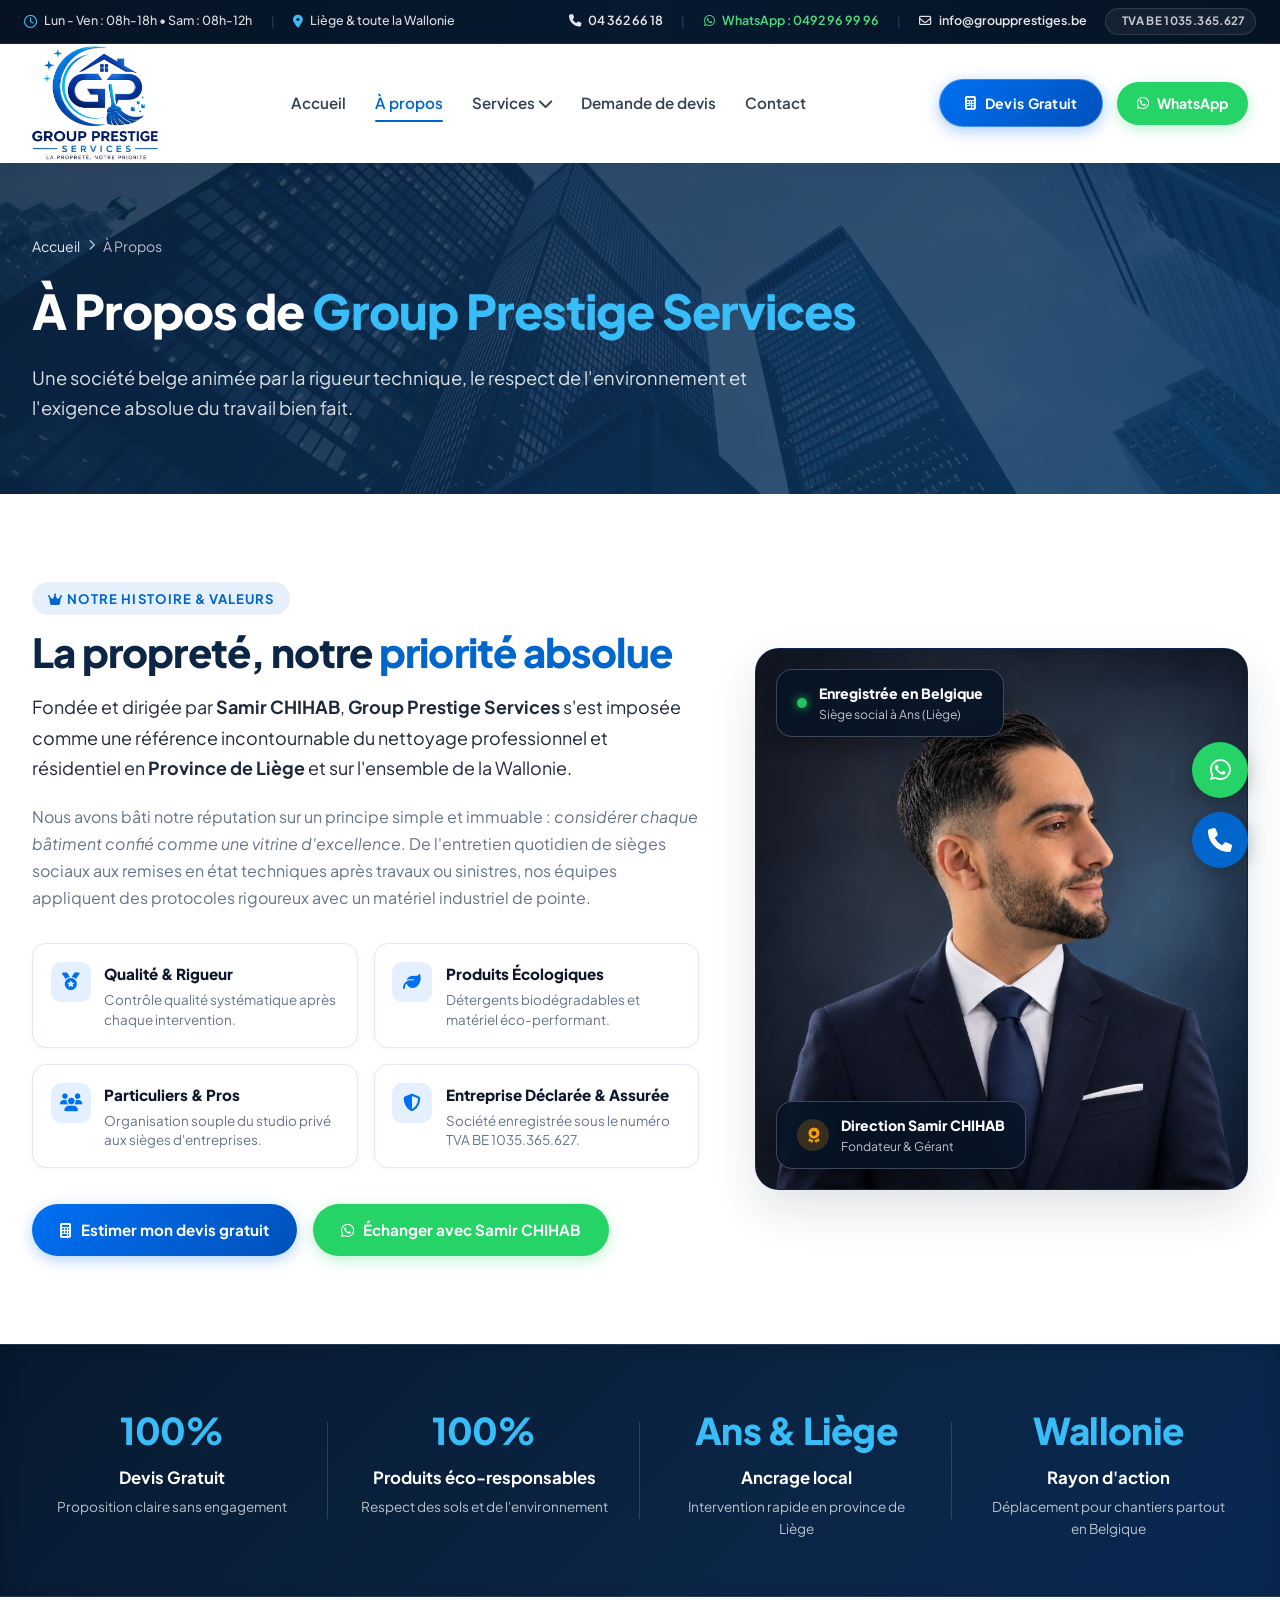
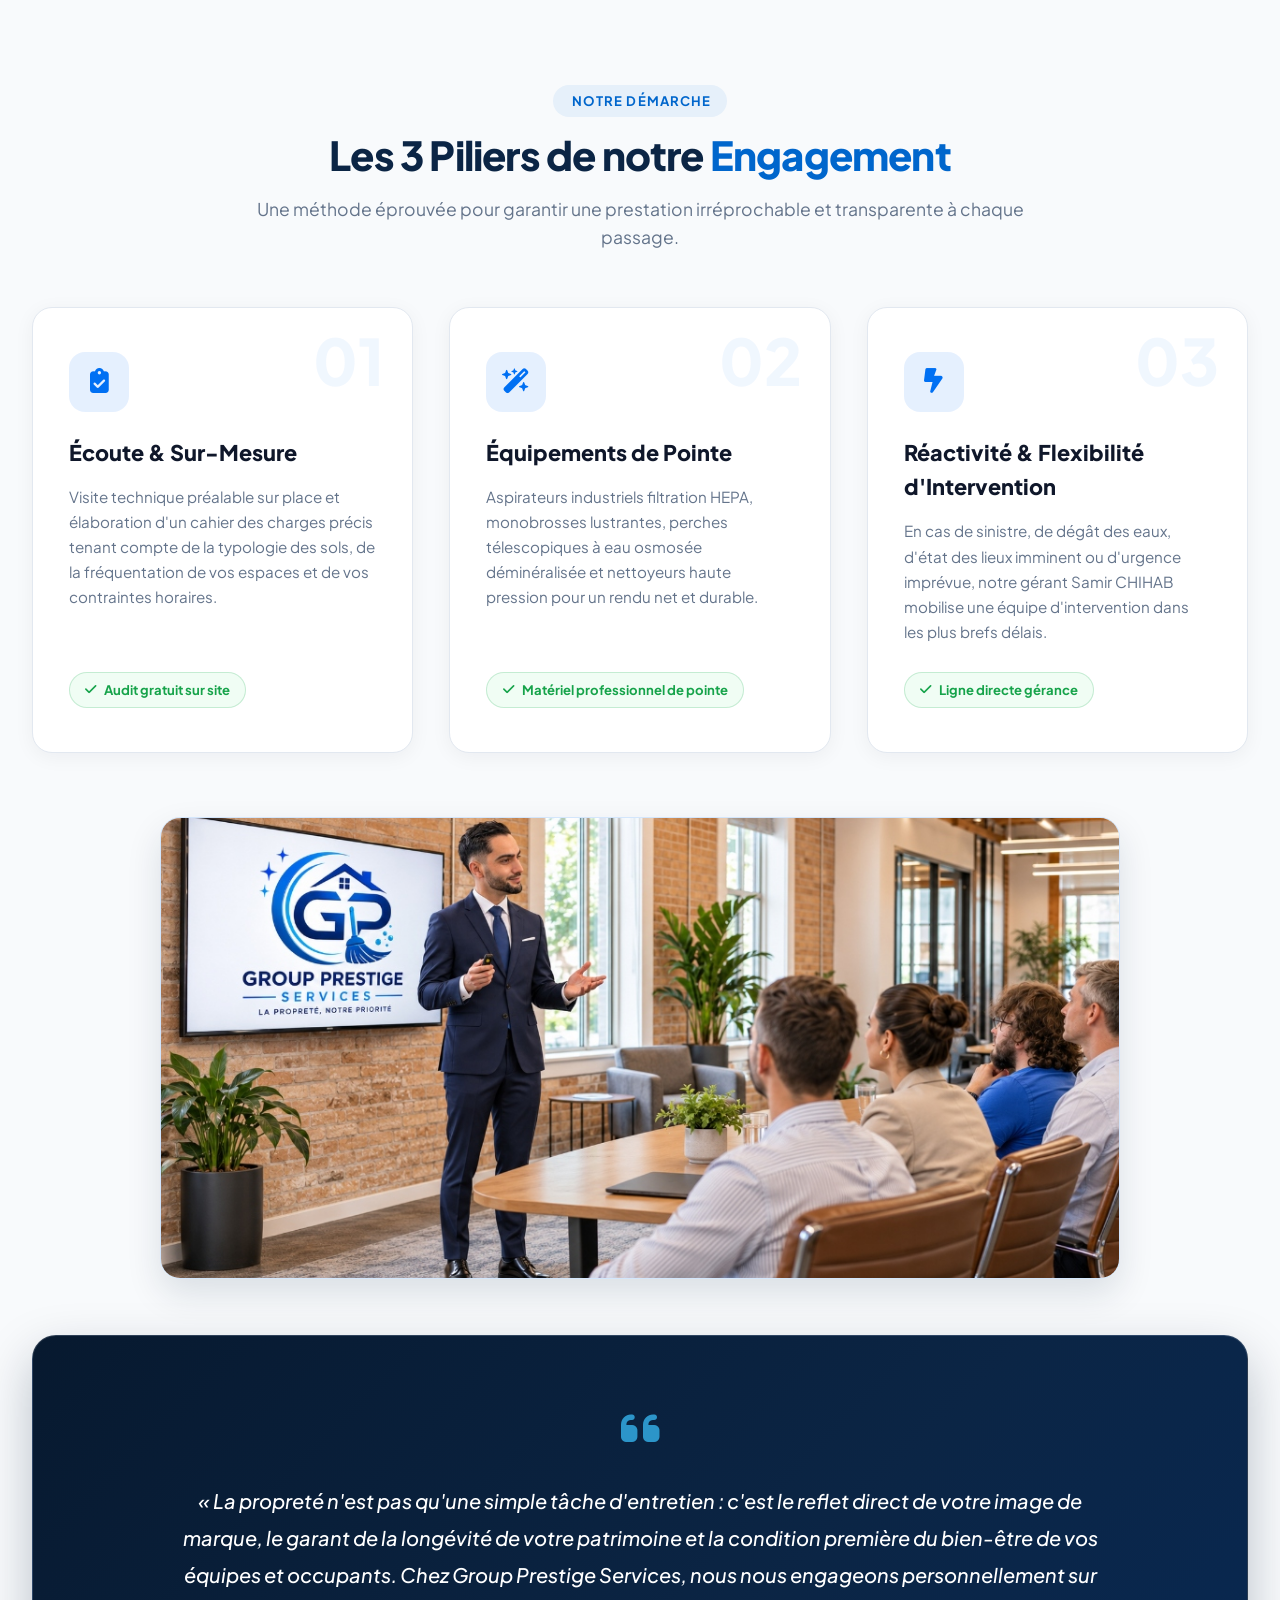
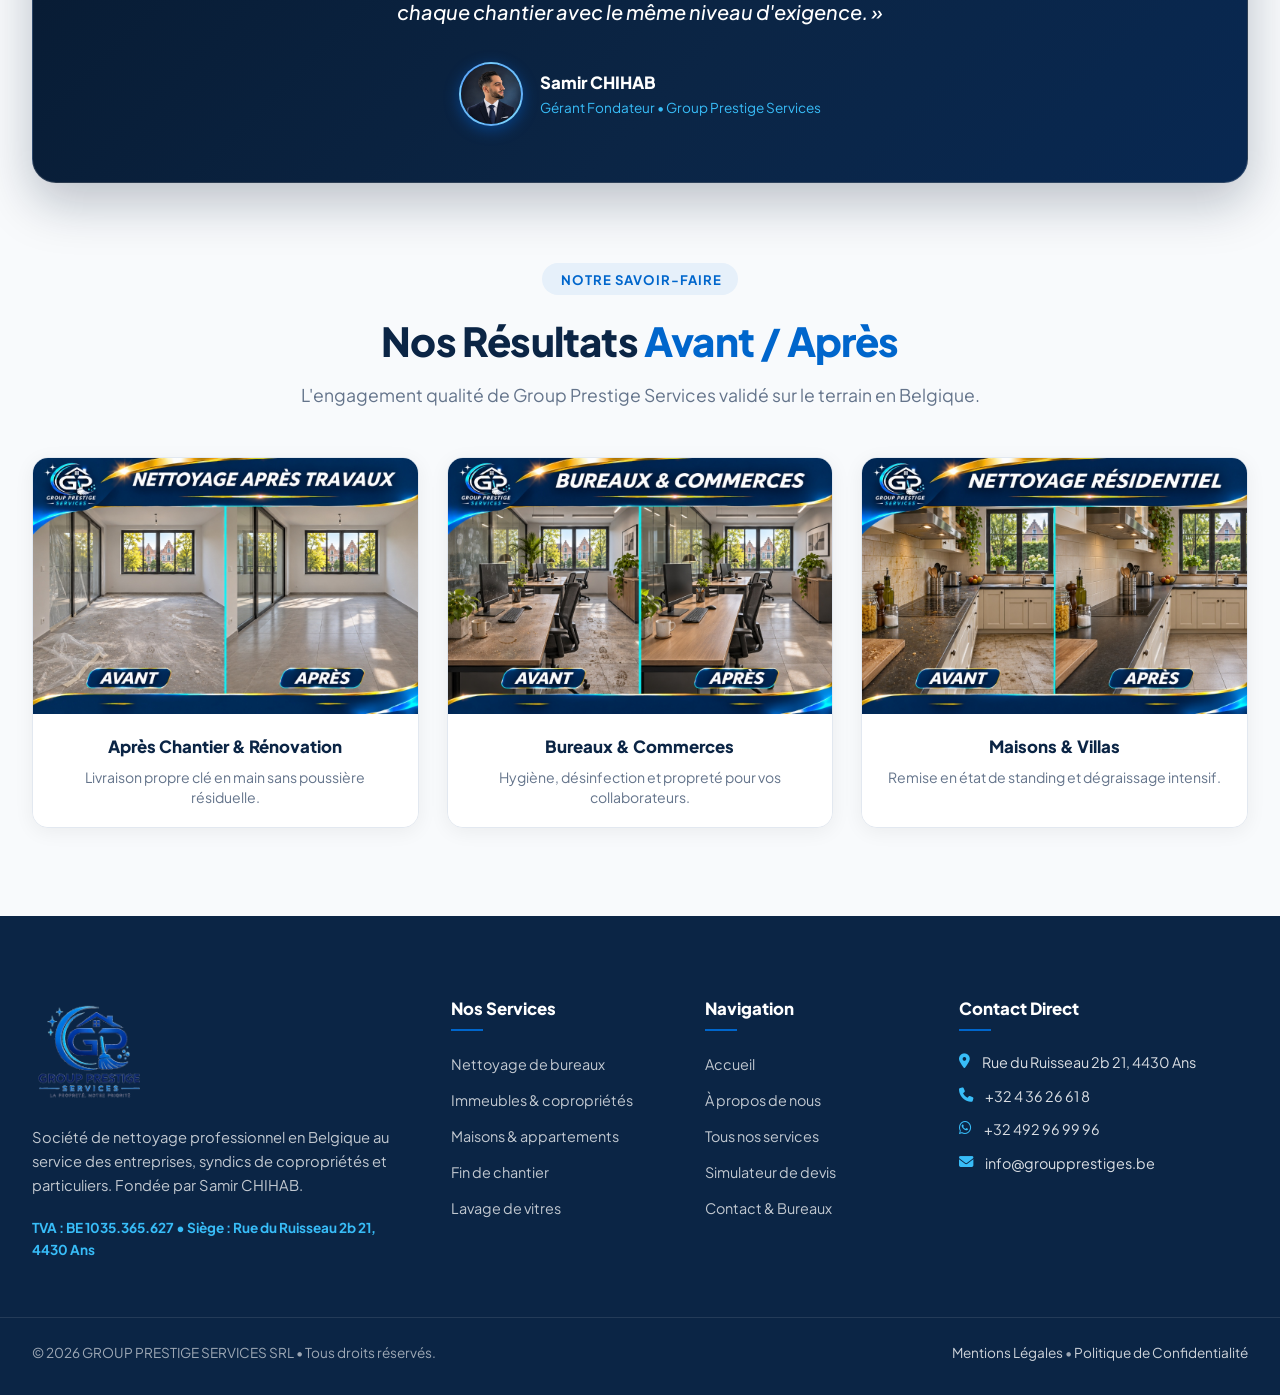
<file: a-propos.html>
<!DOCTYPE html>
<html lang="fr-BE">
<head>
  <meta charset="UTF-8">
  <meta name="viewport" content="width=device-width, initial-scale=1.0">
  <title>À Propos de Group Prestige Services | Société de Nettoyage Belgique</title>
  
  <meta name="description" content="Découvrez l'histoire, les engagements et l'expertise de Group Prestige Services. Société de nettoyage basée à Ans (Liège), dirigée par Samir CHIHAB.">
  <link rel="canonical" href="https://groupprestiges.be/a-propos.html">

  <link rel="icon" type="image/png" href="assets/images/logo-official-transparent.png">
  <link rel="preconnect" href="https://fonts.googleapis.com">
  <link rel="preconnect" href="https://fonts.gstatic.com" crossorigin>
  <link href="https://fonts.googleapis.com/css2?family=Plus+Jakarta+Sans:wght@300;400;500;600;700;800&display=swap" rel="stylesheet">
  <link rel="stylesheet" href="https://cdnjs.cloudflare.com/ajax/libs/font-awesome/6.5.1/css/all.min.css">
  <link rel="stylesheet" href="css/style.css">
</head>
<body>

    <!-- TOP BAR (Minimalist Luxury Corporate) -->
  <div class="top-header">
    <div class="top-header-inner">
      <div class="top-header-left">
        <span class="top-header-item">
          <i class="fa-regular fa-clock"></i>
          <span>Lun - Ven : 08h-18h &bull; Sam : 08h-12h</span>
        </span>
        <span class="top-header-divider">|</span>
        <span class="top-header-item">
          <i class="fa-solid fa-location-dot"></i>
          <span>Liège & toute la Wallonie</span>
        </span>
      </div>
      <div class="top-header-right">
        <a href="tel:+3243626618" class="top-header-link">
          <i class="fa-solid fa-phone"></i>
          <span>04 362 66 18</span>
        </a>
        <span class="top-header-divider">|</span>
        <a href="https://wa.me/32492969996" target="_blank" rel="noopener" class="top-header-link top-header-wa">
          <i class="fa-brands fa-whatsapp"></i>
          <span>WhatsApp : 0492 96 99 96</span>
        </a>
        <span class="top-header-divider">|</span>
        <a href="mailto:info@groupprestiges.be" class="top-header-link">
          <i class="fa-regular fa-envelope"></i>
          <span>info@groupprestiges.be</span>
        </a>
        <span class="top-header-tax-pill">
          <i class="fa-solid fa-shield-check"></i> TVA BE 1035.365.627
        </span>
      </div>
    </div>
  </div>

  <!-- MAIN NAVIGATION (Clean Logo Only) -->
  <div class="mobile-nav-backdrop" id="mobileNavBackdrop"></div>
  <header class="main-navbar">
    <div class="navbar-container">
      <a href="index.html" class="brand-link" aria-label="Group Prestige Services">
        <img src="assets/images/logo-header.png" alt="Group Prestige Services Logo" class="brand-logo-img">
      </a>

      <nav class="nav-menu" id="navMenu">
        <!-- Mobile Drawer Header -->
        <div class="drawer-header">
          <img src="assets/images/logo-header.png" alt="Group Prestige Services" class="drawer-logo">
          <button class="drawer-close-btn" id="drawerCloseBtn" aria-label="Fermer le menu">
            <i class="fa-solid fa-xmark"></i>
          </button>
        </div>

        <!-- Links Container -->
        <div class="drawer-body">
          <div class="nav-item">
            <a href="index.html" class="nav-link">
              <i class="fa-solid fa-house drawer-icon"></i>
              <span>Accueil</span>
            </a>
          </div>
          <div class="nav-item">
            <a href="a-propos.html" class="nav-link active">
              <i class="fa-solid fa-shield-halved drawer-icon"></i>
              <span>À propos</span>
            </a>
          </div>
          <div class="nav-item has-dropdown">
            <a href="services.html" class="nav-link nav-link-dropdown-toggle">
              <i class="fa-solid fa-broom drawer-icon"></i>
              <span>Services</span>
              <i class="fa-solid fa-chevron-down dropdown-arrow"></i>
            </a>
            <div class="dropdown-menu">
              <a href="services-nettoyage-regulier.html" class="dropdown-link">
                <span class="dropdown-icon-box"><i class="fa-solid fa-building"></i></span>
                <span class="dropdown-text">
                  <strong>Nettoyage régulier</strong>
                  <small>Bureaux, Commerces & Copropriétés</small>
                </span>
              </a>
              <a href="services-nettoyage-ponctuel.html" class="dropdown-link">
                <span class="dropdown-icon-box"><i class="fa-solid fa-house"></i></span>
                <span class="dropdown-text">
                  <strong>Nettoyage ponctuel</strong>
                  <small>Résidences & Cuisines privées</small>
                </span>
              </a>
              <a href="services-nettoyage-specialise.html" class="dropdown-link">
                <span class="dropdown-icon-box"><i class="fa-solid fa-hard-hat"></i></span>
                <span class="dropdown-text">
                  <strong>Nettoyage spécialisé</strong>
                  <small>Chantier, Vitres & Sinistres</small>
                </span>
              </a>
              <a href="services.html" class="dropdown-link dropdown-link-all">
                <span class="dropdown-icon-box"><i class="fa-solid fa-list-check"></i></span>
                <span class="dropdown-text">
                  <strong>Tous nos services officiels</strong>
                  <small>Découvrir l'offre complète</small>
                </span>
              </a>
            </div>
          </div>
          <div class="nav-item">
            <a href="devis-gratuit.html" class="nav-link">
              <i class="fa-solid fa-calculator drawer-icon"></i>
              <span>Demande de devis</span>
            </a>
          </div>
          <div class="nav-item">
            <a href="contact.html" class="nav-link">
              <i class="fa-solid fa-envelope-open-text drawer-icon"></i>
              <span>Contact</span>
            </a>
          </div>
        </div>

        <!-- Mobile Drawer Footer -->
        <div class="drawer-footer">
          <div class="drawer-cta-group">
            <a href="devis-gratuit.html" class="drawer-btn-cta-primary">
              <i class="fa-solid fa-calculator"></i>
              <span>Estimer mon Devis Gratuit</span>
            </a>
            <a href="https://wa.me/32492969996" target="_blank" class="drawer-btn-cta-whatsapp">
              <i class="fa-brands fa-whatsapp"></i>
              <span>WhatsApp Direct : 0492 96 99 96</span>
            </a>
          </div>
          <div class="drawer-contact-direct">
            <a href="tel:+3243626618" class="drawer-phone-item">
              <i class="fa-solid fa-phone"></i>
              <span>04 362 66 18</span>
            </a>
            <span class="drawer-hours">Lun - Ven : 08h - 18h | Sam : 08h - 12h | Dim : Fermé</span>
          </div>
          <div class="drawer-badge-tag">
            <i class="fa-solid fa-shield-check"></i> Entreprise déclarée & assurée • Liège & Wallonie
          </div>
        </div>
      </nav>

      <div class="navbar-actions">
        <a href="devis-gratuit.html" class="btn-cta-orange">
          <i class="fa-solid fa-calculator"></i>
          <span>Devis Gratuit</span>
        </a>
        <a href="https://wa.me/32492969996" target="_blank" class="btn-cta-whatsapp">
          <i class="fa-brands fa-whatsapp"></i>
          <span>WhatsApp</span>
        </a>
      </div>

      <button class="mobile-toggle" aria-label="Menu Mobile">
        <i class="fa-solid fa-bars"></i>
      </button>
    </div>
  </header>

  <!-- PAGE HERO -->
  <section class="page-hero">
    <div class="page-hero-overlay"></div>
    <div class="page-hero-container">
      <div class="breadcrumb-nav">
        <a href="index.html">Accueil</a>
        <i class="fa-solid fa-chevron-right" style="font-size: 0.7rem;"></i>
        <span>À Propos</span>
      </div>
      <h1 class="page-hero-title">À Propos de <span>Group Prestige Services</span></h1>
      <p class="page-hero-lead">
        Une société belge animée par la rigueur technique, le respect de l'environnement et l'exigence absolue du travail bien fait.
      </p>
    </div>
  </section>

  <!-- SECTION 1: HISTOIRE, VISION & ENGAGEMENT -->
  <section class="section">
    <div class="section-container">
      <div class="about-story-grid">
        <!-- Colonne Gauche: Récit & Valeurs -->
        <div class="about-story-text">
          <span class="section-badge"><i class="fa-solid fa-crown"></i> Notre Histoire & Valeurs</span>
          <h2 class="section-title">La propreté, notre <span>priorité absolue</span></h2>
          <p class="about-lead-paragraph">
            Fondée et dirigée par <strong>Samir CHIHAB</strong>, <strong>Group Prestige Services</strong> s'est imposée comme une référence incontournable du nettoyage professionnel et résidentiel en <strong>Province de Liège</strong> et sur l'ensemble de la Wallonie.
          </p>
          <p class="about-body-paragraph">
            Nous avons bâti notre réputation sur un principe simple et immuable : <em>considérer chaque bâtiment confié comme une vitrine d'excellence</em>. De l'entretien quotidien de sièges sociaux aux remises en état techniques après travaux ou sinistres, nos équipes appliquent des protocoles rigoureux avec un matériel industriel de pointe.
          </p>

          <!-- Grille des 4 Engagements Clés -->
          <div class="about-commitments-grid">
            <div class="commitment-card">
              <div class="commitment-icon"><i class="fa-solid fa-medal"></i></div>
              <div class="commitment-info">
                <strong>Qualité & Rigueur</strong>
                <span>Contrôle qualité systématique après chaque intervention.</span>
              </div>
            </div>
            <div class="commitment-card">
              <div class="commitment-icon"><i class="fa-solid fa-leaf"></i></div>
              <div class="commitment-info">
                <strong>Produits Écologiques</strong>
                <span>Détergents biodégradables et matériel éco-performant.</span>
              </div>
            </div>
            <div class="commitment-card">
              <div class="commitment-icon"><i class="fa-solid fa-users"></i></div>
              <div class="commitment-info">
                <strong>Particuliers & Pros</strong>
                <span>Organisation souple du studio privé aux sièges d'entreprises.</span>
              </div>
            </div>
            <div class="commitment-card">
              <div class="commitment-icon"><i class="fa-solid fa-shield-halved"></i></div>
              <div class="commitment-info">
                <strong>Entreprise Déclarée & Assurée</strong>
                <span>Société enregistrée sous le numéro TVA BE 1035.365.627.</span>
              </div>
            </div>
          </div>

          <!-- Actions -->
          <div class="about-cta-row">
            <a href="devis-gratuit.html" class="btn btn-primary">
              <i class="fa-solid fa-calculator"></i> Estimer mon devis gratuit
            </a>
            <a href="https://wa.me/32492969996?text=Bonjour%20Samir,%20je%20souhaite%20des%20renseignements." target="_blank" class="btn btn-whatsapp">
              <i class="fa-brands fa-whatsapp"></i> Échanger avec Samir CHIHAB
            </a>
          </div>
        </div>

        <!-- Colonne Droite: Composition Visuelle Prestige -->
        <div class="about-visual-col">
          <div class="about-img-showcase">
            <img src="assets/images/samir-chihab-portrait.jpg" alt="Samir CHIHAB - Fondateur et Gérant de Group Prestige Services" class="about-main-img">
            
            <!-- Badges Flottants de Confiance -->
            <div class="about-floating-pill pill-top-left">
              <div class="pill-dot-green"></div>
              <div>
                <strong>Enregistrée en Belgique</strong>
                <span>Siège social à Ans (Liège)</span>
              </div>
            </div>

            <div class="about-floating-pill pill-bottom-left">
              <div class="pill-icon-gold"><i class="fa-solid fa-award"></i></div>
              <div>
                <strong>Direction Samir CHIHAB</strong>
                <span>Fondateur & Gérant</span>
              </div>
            </div>
          </div>
        </div>
      </div>
    </div>
  </section>

  <!-- SECTION 2: CHIFFRES CLÉS / TRUST METRICS BAR -->
  <section class="about-metrics-section">
    <div class="section-container">
      <div class="about-metrics-grid">
        <div class="metric-box">
          <div class="metric-number">100%</div>
          <div class="metric-label">Devis Gratuit</div>
          <div class="metric-desc">Proposition claire sans engagement</div>
        </div>
        <div class="metric-box">
          <div class="metric-number">100%</div>
          <div class="metric-label">Produits éco-responsables</div>
          <div class="metric-desc">Respect des sols et de l'environnement</div>
        </div>
        <div class="metric-box">
          <div class="metric-number">Ans & Liège</div>
          <div class="metric-label">Ancrage local</div>
          <div class="metric-desc">Intervention rapide en province de Liège</div>
        </div>
        <div class="metric-box">
          <div class="metric-number">Wallonie</div>
          <div class="metric-label">Rayon d'action</div>
          <div class="metric-desc">Déplacement pour chantiers partout en Belgique</div>
        </div>
      </div>
    </div>
  </section>

  <!-- SECTION 3: LES 3 PILIERS DE NOTRE DÉMARCHE -->
  <section class="section section-bg-light">
    <div class="section-container">
      <div class="section-header">
        <span class="section-badge"><i class="fa-solid fa-shield-check"></i> Notre Démarche</span>
        <h2 class="section-title">Les 3 Piliers de notre <span>Engagement</span></h2>
        <p class="section-subtitle">
          Une méthode éprouvée pour garantir une prestation irréprochable et transparente à chaque passage.
        </p>
      </div>

      <div class="pillars-grid-prestige">
        
        <!-- Pilier 1 -->
        <div class="pillar-card-prestige">
          <div class="pillar-number">01</div>
          <div class="pillar-icon-box">
            <i class="fa-solid fa-clipboard-check"></i>
          </div>
          <h3 class="pillar-title">Écoute & Sur-Mesure</h3>
          <p class="pillar-desc">
            Visite technique préalable sur place et élaboration d'un cahier des charges précis tenant compte de la typologie des sols, de la fréquentation de vos espaces et de vos contraintes horaires.
          </p>
          <div class="pillar-badge">
            <i class="fa-solid fa-check"></i> Audit gratuit sur site
          </div>
        </div>

        <!-- Pilier 2 -->
        <div class="pillar-card-prestige">
          <div class="pillar-number">02</div>
          <div class="pillar-icon-box">
            <i class="fa-solid fa-wand-magic-sparkles"></i>
          </div>
          <h3 class="pillar-title">Équipements de Pointe</h3>
          <p class="pillar-desc">
            Aspirateurs industriels filtration HEPA, monobrosses lustrantes, perches télescopiques à eau osmosée déminéralisée et nettoyeurs haute pression pour un rendu net et durable.
          </p>
          <div class="pillar-badge">
            <i class="fa-solid fa-check"></i> Matériel professionnel de pointe
          </div>
        </div>

        <!-- Pilier 3 -->
        <div class="pillar-card-prestige">
          <div class="pillar-number">03</div>
          <div class="pillar-icon-box">
            <i class="fa-solid fa-bolt-lightning"></i>
          </div>
          <h3 class="pillar-title">Réactivité & Flexibilité d'Intervention</h3>
          <p class="pillar-desc">
            En cas de sinistre, de dégât des eaux, d'état des lieux imminent ou d'urgence imprévue, notre gérant Samir CHIHAB mobilise une équipe d'intervention dans les plus brefs délais.
          </p>
          <div class="pillar-badge">
            <i class="fa-solid fa-check"></i> Ligne directe gérance
          </div>
        </div>

      </div>

      <!-- Vitrine Corporate: Formation & Réunion d'Équipe -->
      <div style="margin: 3.5rem auto 2.5rem; max-width: 960px; border-radius: 20px; overflow: hidden; box-shadow: 0 15px 35px rgba(0, 30, 60, 0.12); border: 1px solid rgba(0, 112, 243, 0.15);">
        <img src="assets/images/samir-chihab-presentation.jpg" alt="Samir CHIHAB et l'équipe Group Prestige Services en réunion d'entreprise" style="width: 100%; height: auto; max-height: 460px; object-fit: cover; display: block;">
      </div>

      <!-- SECTION 4: LE MOT DE LA DIRECTION (SAMIR CHIHAB) -->
      <div class="ceo-quote-card">
        <div class="ceo-quote-inner">
          <div class="ceo-quote-mark"><i class="fa-solid fa-quote-left"></i></div>
          <blockquote class="ceo-quote-text">
            « La propreté n'est pas qu'une simple tâche d'entretien : c'est le reflet direct de votre image de marque, le garant de la longévité de votre patrimoine et la condition première du bien-être de vos équipes et occupants. Chez Group Prestige Services, nous nous engageons personnellement sur chaque chantier avec le même niveau d'exigence. »
          </blockquote>
          <div class="ceo-quote-author">
            <div class="ceo-avatar">
              <img src="assets/images/samir-chihab-portrait.jpg" alt="Samir CHIHAB">
            </div>
            <div class="ceo-details">
              <strong>Samir CHIHAB</strong>
              <span>Gérant Fondateur &bull; Group Prestige Services</span>
            </div>
          </div>
        </div>
      </div>

      <!-- SECTION 5: GALERIE AVANT / APRÈS -->
      <div style="margin-top: 5rem; text-align: center;">
        <span class="section-badge"><i class="fa-solid fa-sparkles"></i> Notre Savoir-Faire</span>
        <h2 class="section-title" style="margin-top: 0.5rem;">Nos Résultats <span>Avant / Après</span></h2>
        <p class="section-subtitle" style="margin: 0 auto 2.5rem;">
          L'engagement qualité de Group Prestige Services validé sur le terrain en Belgique.
        </p>

        <div class="ba-cards-gallery-grid">
          <div class="ba-card-item">
            <img src="assets/images/ba-card-travaux.jpg" alt="Avant / Après Chantier" loading="lazy">
            <div class="ba-card-caption">
              <h4>Après Chantier & Rénovation</h4>
              <p>Livraison propre clé en main sans poussière résiduelle.</p>
            </div>
          </div>
          <div class="ba-card-item">
            <img src="assets/images/ba-card-bureaux.jpg" alt="Avant / Après Bureaux" loading="lazy">
            <div class="ba-card-caption">
              <h4>Bureaux & Commerces</h4>
              <p>Hygiène, désinfection et propreté pour vos collaborateurs.</p>
            </div>
          </div>
          <div class="ba-card-item">
            <img src="assets/images/ba-card-residentiel.jpg" alt="Avant / Après Résidentiel" loading="lazy">
            <div class="ba-card-caption">
              <h4>Maisons & Villas</h4>
              <p>Remise en état de standing et dégraissage intensif.</p>
            </div>
          </div>
        </div>
      </div>

    </div>
  </section>

  <!-- FOOTER -->
  <footer class="corporate-footer">
    <div class="footer-inner-grid">
      <div class="footer-brand-box">
        <a href="index.html" class="brand-link" style="margin-bottom: 0.8rem;">
          <img src="assets/images/logo-official-transparent.png" alt="Group Prestige Services Logo" class="brand-logo-img">
          <div class="brand-text">
            <span class="brand-name" style="color: white;">GROUP <span style="color: #38bdf8;">PRESTIGE</span></span>
            <span class="brand-tagline" style="color: rgba(255,255,255,0.7);">LA PROPRETÉ, NOTRE PRIORITÉ</span>
          </div>
        </a>
        <p>Société de nettoyage professionnel en Belgique au service des entreprises, syndics de copropriétés et particuliers. Fondée par Samir CHIHAB.</p>
        <div style="margin-top: 1.25rem; font-size: 0.85rem; color: #38bdf8; font-weight: 700;">
          TVA : BE 1035.365.627 &bull; Siège : Rue du Ruisseau 2b 21, 4430 Ans
        </div>
      </div>

      <div class="footer-nav-col">
        <h4>Nos Services</h4>
        <ul>
          <li><a href="services-nettoyage-regulier.html">Nettoyage de bureaux</a></li>
          <li><a href="services-nettoyage-regulier.html">Immeubles & copropriétés</a></li>
          <li><a href="services-nettoyage-ponctuel.html">Maisons & appartements</a></li>
          <li><a href="services-nettoyage-specialise.html">Fin de chantier</a></li>
          <li><a href="services-nettoyage-specialise.html">Lavage de vitres</a></li>
        </ul>
      </div>

      <div class="footer-nav-col">
        <h4>Navigation</h4>
        <ul>
          <li><a href="index.html">Accueil</a></li>
          <li><a href="a-propos.html">À propos de nous</a></li>
          <li><a href="services.html">Tous nos services</a></li>
          <li><a href="devis-gratuit.html">Simulateur de devis</a></li>
          <li><a href="contact.html">Contact & Bureaux</a></li>
        </ul>
      </div>

      <div class="footer-nav-col">
        <h4>Contact Direct</h4>
        <ul class="footer-contact-details">
          <li><i class="fa-solid fa-location-dot"></i><span>Rue du Ruisseau 2b 21, 4430 Ans</span></li>
          <li><i class="fa-solid fa-phone"></i><span>+32 4 36 26 61 8</span></li>
          <li><i class="fa-brands fa-whatsapp"></i><span>+32 492 96 99 96</span></li>
          <li><i class="fa-solid fa-envelope"></i><span>info@groupprestiges.be</span></li>
        </ul>
      </div>
    </div>

    <div class="footer-bottom-bar">
      <div>&copy; 2026 GROUP PRESTIGE SERVICES SRL &bull; Tous droits réservés.</div>
      <div>
        <a href="mentions-legales.html">Mentions Légales</a> &bull; 
        <a href="politique-confidentialite.html">Politique de Confidentialité</a>
      </div>
    </div>
  </footer>

  <!-- FLOATING CTA BUTTONS -->
  <div class="floating-cta">
    <a href="https://wa.me/32492969996" target="_blank" class="float-btn float-whatsapp" aria-label="WhatsApp">
      <i class="fa-brands fa-whatsapp"></i>
    </a>
    <a href="tel:+3243626618" class="float-btn float-call" aria-label="Appeler">
      <i class="fa-solid fa-phone"></i>
    </a>
  </div>

  <script src="js/corporate.js"></script>
</body>
</html>
</file>
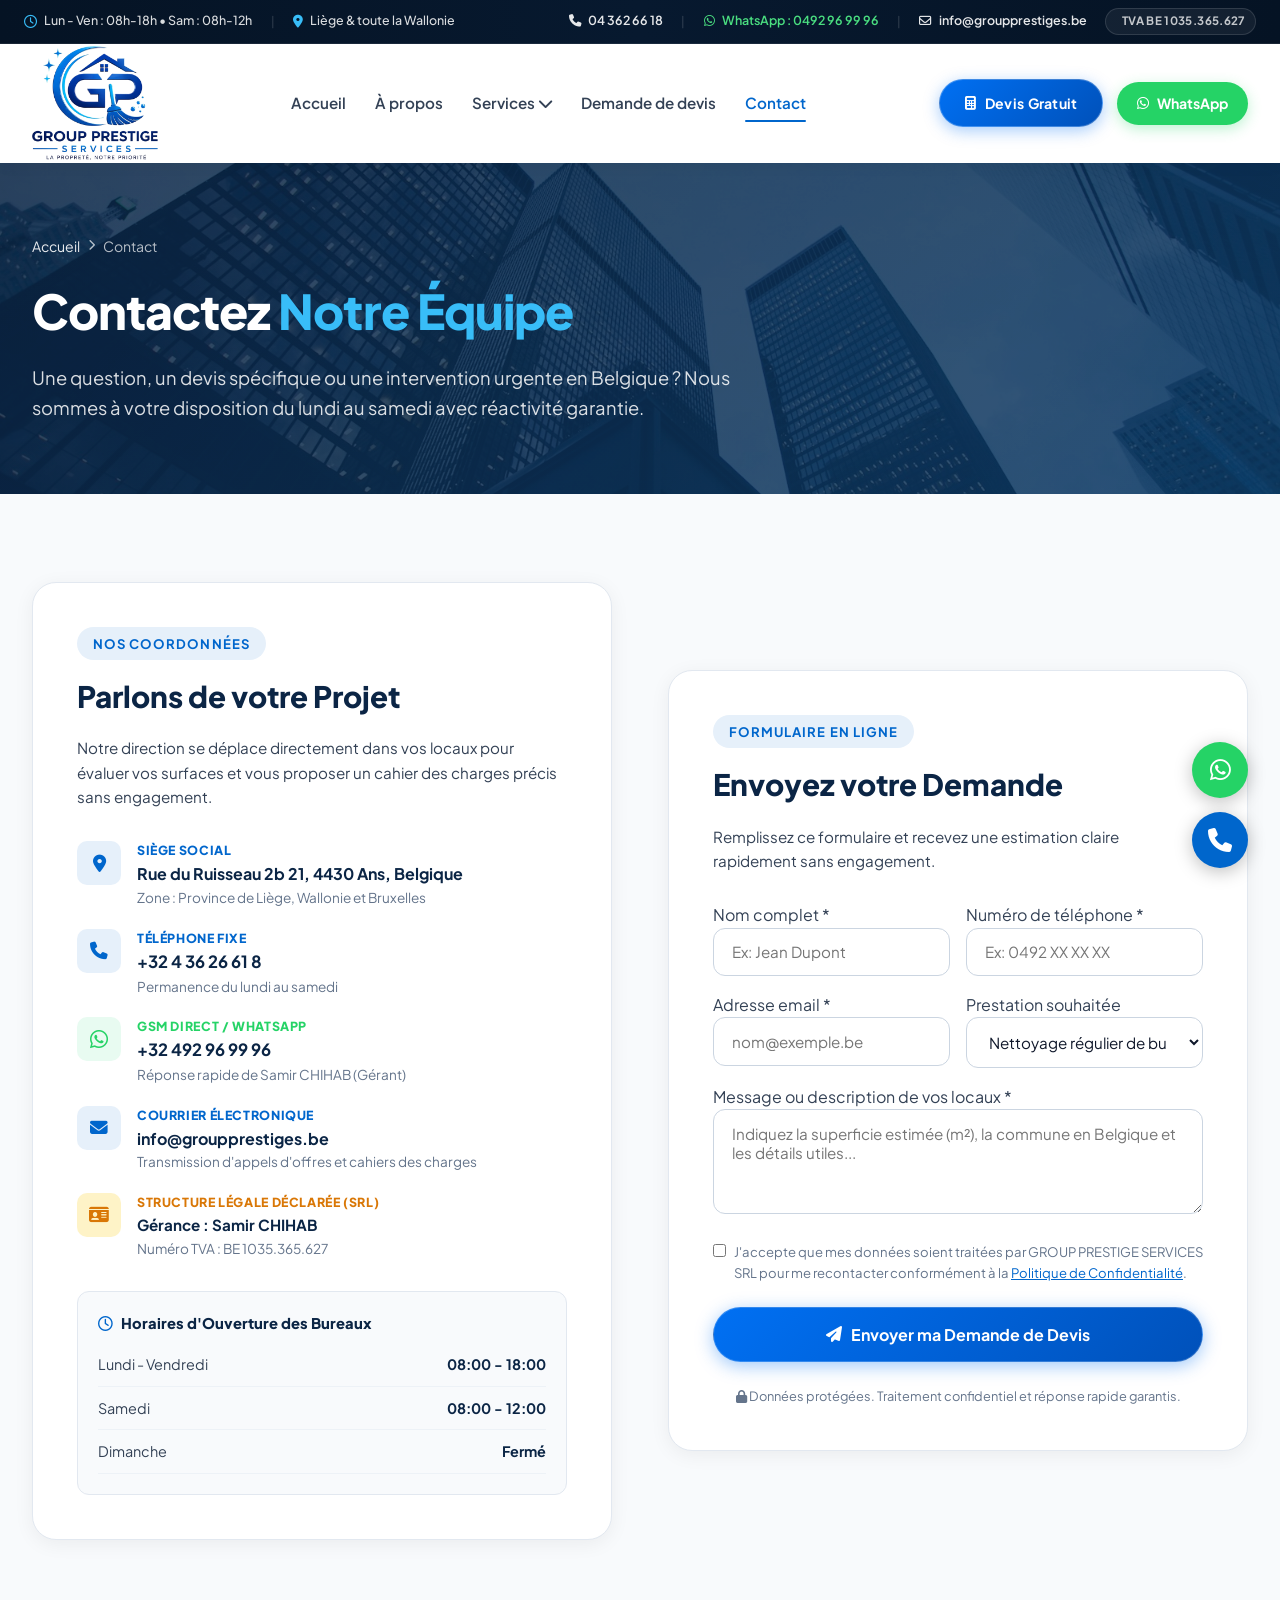
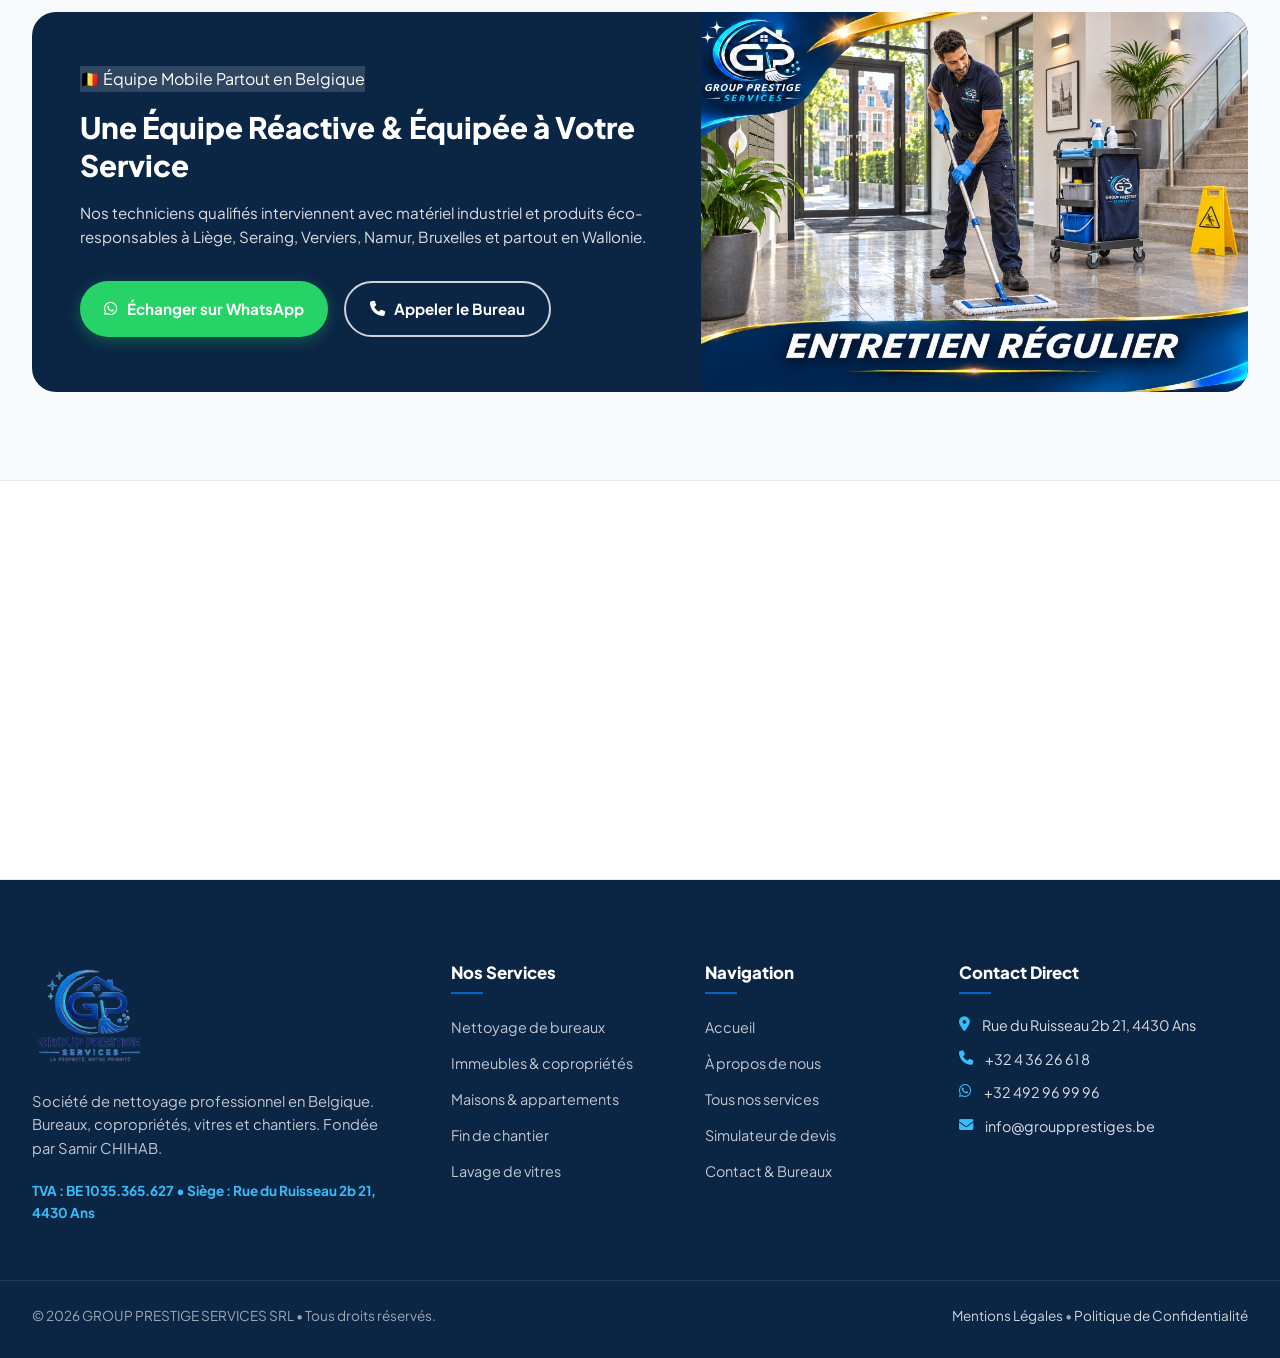
<file: contact.html>
<!DOCTYPE html>
<html lang="fr-BE">
<head>
  <meta charset="UTF-8">
  <meta name="viewport" content="width=device-width, initial-scale=1.0">
  <title>Contactez Group Prestige Services | Société de Nettoyage Belgique</title>
  
  <meta name="description" content="Contactez Group Prestige Services à Ans (Liège). Téléphone bureau : 04 362 66 18, WhatsApp direct : +32 492 96 99 96. Devis gratuit et intervention rapide partout en Belgique.">
  <link rel="canonical" href="https://groupprestiges.be/contact.html">

  <link rel="icon" type="image/png" href="assets/images/logo-official-transparent.png">
  <link rel="preconnect" href="https://fonts.googleapis.com">
  <link rel="preconnect" href="https://fonts.gstatic.com" crossorigin>
  <link href="https://fonts.googleapis.com/css2?family=Plus+Jakarta+Sans:wght@300;400;500;600;700;800&display=swap" rel="stylesheet">
  <link rel="stylesheet" href="https://cdnjs.cloudflare.com/ajax/libs/font-awesome/6.5.1/css/all.min.css">
  <link rel="stylesheet" href="css/style.css">
</head>
<body>

    <!-- TOP BAR (Minimalist Luxury Corporate) -->
  <div class="top-header">
    <div class="top-header-inner">
      <div class="top-header-left">
        <span class="top-header-item">
          <i class="fa-regular fa-clock"></i>
          <span>Lun - Ven : 08h-18h &bull; Sam : 08h-12h</span>
        </span>
        <span class="top-header-divider">|</span>
        <span class="top-header-item">
          <i class="fa-solid fa-location-dot"></i>
          <span>Liège & toute la Wallonie</span>
        </span>
      </div>
      <div class="top-header-right">
        <a href="tel:+3243626618" class="top-header-link">
          <i class="fa-solid fa-phone"></i>
          <span>04 362 66 18</span>
        </a>
        <span class="top-header-divider">|</span>
        <a href="https://wa.me/32492969996" target="_blank" rel="noopener" class="top-header-link top-header-wa">
          <i class="fa-brands fa-whatsapp"></i>
          <span>WhatsApp : 0492 96 99 96</span>
        </a>
        <span class="top-header-divider">|</span>
        <a href="mailto:info@groupprestiges.be" class="top-header-link">
          <i class="fa-regular fa-envelope"></i>
          <span>info@groupprestiges.be</span>
        </a>
        <span class="top-header-tax-pill">
          <i class="fa-solid fa-shield-check"></i> TVA BE 1035.365.627
        </span>
      </div>
    </div>
  </div>

  <!-- MAIN NAVIGATION (Clean Logo Only) -->
  <div class="mobile-nav-backdrop" id="mobileNavBackdrop"></div>
  <header class="main-navbar">
    <div class="navbar-container">
      <a href="index.html" class="brand-link" aria-label="Group Prestige Services">
        <img src="assets/images/logo-header.png" alt="Group Prestige Services Logo" class="brand-logo-img">
      </a>

      <nav class="nav-menu" id="navMenu">
        <!-- Mobile Drawer Header -->
        <div class="drawer-header">
          <img src="assets/images/logo-header.png" alt="Group Prestige Services" class="drawer-logo">
          <button class="drawer-close-btn" id="drawerCloseBtn" aria-label="Fermer le menu">
            <i class="fa-solid fa-xmark"></i>
          </button>
        </div>

        <!-- Links Container -->
        <div class="drawer-body">
          <div class="nav-item">
            <a href="index.html" class="nav-link">
              <i class="fa-solid fa-house drawer-icon"></i>
              <span>Accueil</span>
            </a>
          </div>
          <div class="nav-item">
            <a href="a-propos.html" class="nav-link">
              <i class="fa-solid fa-shield-halved drawer-icon"></i>
              <span>À propos</span>
            </a>
          </div>
          <div class="nav-item has-dropdown">
            <a href="services.html" class="nav-link nav-link-dropdown-toggle">
              <i class="fa-solid fa-broom drawer-icon"></i>
              <span>Services</span>
              <i class="fa-solid fa-chevron-down dropdown-arrow"></i>
            </a>
            <div class="dropdown-menu">
              <a href="services-nettoyage-regulier.html" class="dropdown-link">
                <span class="dropdown-icon-box"><i class="fa-solid fa-building"></i></span>
                <span class="dropdown-text">
                  <strong>Nettoyage régulier</strong>
                  <small>Bureaux, Commerces & Copropriétés</small>
                </span>
              </a>
              <a href="services-nettoyage-ponctuel.html" class="dropdown-link">
                <span class="dropdown-icon-box"><i class="fa-solid fa-house"></i></span>
                <span class="dropdown-text">
                  <strong>Nettoyage ponctuel</strong>
                  <small>Résidences & Cuisines privées</small>
                </span>
              </a>
              <a href="services-nettoyage-specialise.html" class="dropdown-link">
                <span class="dropdown-icon-box"><i class="fa-solid fa-hard-hat"></i></span>
                <span class="dropdown-text">
                  <strong>Nettoyage spécialisé</strong>
                  <small>Chantier, Vitres & Sinistres</small>
                </span>
              </a>
              <a href="services.html" class="dropdown-link dropdown-link-all">
                <span class="dropdown-icon-box"><i class="fa-solid fa-list-check"></i></span>
                <span class="dropdown-text">
                  <strong>Tous nos services officiels</strong>
                  <small>Découvrir l'offre complète</small>
                </span>
              </a>
            </div>
          </div>
          <div class="nav-item">
            <a href="devis-gratuit.html" class="nav-link">
              <i class="fa-solid fa-calculator drawer-icon"></i>
              <span>Demande de devis</span>
            </a>
          </div>
          <div class="nav-item">
            <a href="contact.html" class="nav-link active">
              <i class="fa-solid fa-envelope-open-text drawer-icon"></i>
              <span>Contact</span>
            </a>
          </div>
        </div>

        <!-- Mobile Drawer Footer -->
        <div class="drawer-footer">
          <div class="drawer-cta-group">
            <a href="devis-gratuit.html" class="drawer-btn-cta-primary">
              <i class="fa-solid fa-calculator"></i>
              <span>Estimer mon Devis Gratuit</span>
            </a>
            <a href="https://wa.me/32492969996" target="_blank" class="drawer-btn-cta-whatsapp">
              <i class="fa-brands fa-whatsapp"></i>
              <span>WhatsApp Direct : 0492 96 99 96</span>
            </a>
          </div>
          <div class="drawer-contact-direct">
            <a href="tel:+3243626618" class="drawer-phone-item">
              <i class="fa-solid fa-phone"></i>
              <span>04 362 66 18</span>
            </a>
            <span class="drawer-hours">Lun - Ven : 08h - 18h | Sam : 08h - 12h | Dim : Fermé</span>
          </div>
          <div class="drawer-badge-tag">
            <i class="fa-solid fa-shield-check"></i> Entreprise déclarée & assurée • Liège & Wallonie
          </div>
        </div>
      </nav>

      <div class="navbar-actions">
        <a href="devis-gratuit.html" class="btn-cta-orange">
          <i class="fa-solid fa-calculator"></i>
          <span>Devis Gratuit</span>
        </a>
        <a href="https://wa.me/32492969996" target="_blank" class="btn-cta-whatsapp">
          <i class="fa-brands fa-whatsapp"></i>
          <span>WhatsApp</span>
        </a>
      </div>

      <button class="mobile-toggle" aria-label="Menu Mobile">
        <i class="fa-solid fa-bars"></i>
      </button>
    </div>
  </header>

  <!-- PAGE HERO -->
  <section class="page-hero">
    <div class="page-hero-overlay"></div>
    <div class="page-hero-container">
      <div class="breadcrumb-nav">
        <a href="index.html">Accueil</a>
        <i class="fa-solid fa-chevron-right" style="font-size: 0.7rem;"></i>
        <span>Contact</span>
      </div>
      <h1 class="page-hero-title">Contactez <span>Notre Équipe</span></h1>
      <p class="page-hero-lead">
        Une question, un devis spécifique ou une intervention urgente en Belgique ? 
        Nous sommes à votre disposition du lundi au samedi avec réactivité garantie.
      </p>
    </div>
  </section>

  <!-- CONTACT GRID SECTION -->
  <section class="section section-bg-light">
    <div class="section-container">
      <div class="subpage-grid-2">

        <!-- Colonne Gauche : Coordonnées Officielles -->
        <div class="subpage-card-glass">
          <span class="section-badge">Nos Coordonnées</span>
          <h2 style="font-size: 1.85rem; font-weight: 800; color: var(--navy); margin-bottom: 1rem;">
            Parlons de votre <span>Projet</span>
          </h2>
          <p style="color: var(--text-body); font-size: 0.95rem; line-height: 1.6; margin-bottom: 2rem;">
            Notre direction se déplace directement dans vos locaux pour évaluer vos surfaces et vous proposer un cahier des charges précis sans engagement.
          </p>

          <div style="display: flex; flex-direction: column; gap: 1.25rem; margin-bottom: 2rem;">
            <!-- Siège -->
            <div style="display: flex; gap: 1rem; align-items: flex-start;">
              <div style="width: 44px; height: 44px; border-radius: 10px; background: var(--primary-light); color: var(--primary); display: flex; align-items: center; justify-content: center; font-size: 1.1rem; flex-shrink: 0;">
                <i class="fa-solid fa-location-dot"></i>
              </div>
              <div>
                <div style="font-size: 0.78rem; text-transform: uppercase; color: var(--primary); font-weight: 800; letter-spacing: 0.05em;">Siège Social</div>
                <div style="color: var(--navy); font-weight: 700; font-size: 1rem;">Rue du Ruisseau 2b 21, 4430 Ans, Belgique</div>
                <div style="font-size: 0.85rem; color: var(--text-muted);">Zone : Province de Liège, Wallonie et Bruxelles</div>
              </div>
            </div>

            <!-- Téléphone Bureau -->
            <div style="display: flex; gap: 1rem; align-items: flex-start;">
              <div style="width: 44px; height: 44px; border-radius: 10px; background: var(--primary-light); color: var(--primary); display: flex; align-items: center; justify-content: center; font-size: 1.1rem; flex-shrink: 0;">
                <i class="fa-solid fa-phone"></i>
              </div>
              <div>
                <div style="font-size: 0.78rem; text-transform: uppercase; color: var(--primary); font-weight: 800; letter-spacing: 0.05em;">Téléphone Fixe</div>
                <a href="tel:+3243626618" style="color: var(--navy); font-weight: 700; font-size: 1.05rem;">+32 4 36 26 61 8</a>
                <div style="font-size: 0.85rem; color: var(--text-muted);">Permanence du lundi au samedi</div>
              </div>
            </div>

            <!-- WhatsApp Direct -->
            <div style="display: flex; gap: 1rem; align-items: flex-start;">
              <div style="width: 44px; height: 44px; border-radius: 10px; background: #e8fbf1; color: var(--whatsapp); display: flex; align-items: center; justify-content: center; font-size: 1.3rem; flex-shrink: 0;">
                <i class="fa-brands fa-whatsapp"></i>
              </div>
              <div>
                <div style="font-size: 0.78rem; text-transform: uppercase; color: var(--whatsapp); font-weight: 800; letter-spacing: 0.05em;">GSM Direct / WhatsApp</div>
                <a href="https://wa.me/32492969996" target="_blank" style="color: var(--navy); font-weight: 700; font-size: 1.05rem;">+32 492 96 99 96</a>
                <div style="font-size: 0.85rem; color: var(--text-muted);">Réponse rapide de Samir CHIHAB (Gérant)</div>
              </div>
            </div>

            <!-- Email -->
            <div style="display: flex; gap: 1rem; align-items: flex-start;">
              <div style="width: 44px; height: 44px; border-radius: 10px; background: var(--primary-light); color: var(--primary); display: flex; align-items: center; justify-content: center; font-size: 1.1rem; flex-shrink: 0;">
                <i class="fa-solid fa-envelope"></i>
              </div>
              <div>
                <div style="font-size: 0.78rem; text-transform: uppercase; color: var(--primary); font-weight: 800; letter-spacing: 0.05em;">Courrier Électronique</div>
                <a href="mailto:info@groupprestiges.be" style="color: var(--navy); font-weight: 700; font-size: 1rem;">info@groupprestiges.be</a>
                <div style="font-size: 0.85rem; color: var(--text-muted);">Transmission d'appels d'offres et cahiers des charges</div>
              </div>
            </div>

            <!-- Structure Légale -->
            <div style="display: flex; gap: 1rem; align-items: flex-start;">
              <div style="width: 44px; height: 44px; border-radius: 10px; background: #fef3c7; color: var(--gold); display: flex; align-items: center; justify-content: center; font-size: 1.1rem; flex-shrink: 0;">
                <i class="fa-solid fa-id-card"></i>
              </div>
              <div>
                <div style="font-size: 0.78rem; text-transform: uppercase; color: var(--gold); font-weight: 800; letter-spacing: 0.05em;">Structure Légale Déclarée (SRL)</div>
                <div style="color: var(--navy); font-weight: 700; font-size: 0.95rem;">Gérance : Samir CHIHAB</div>
                <div style="font-size: 0.85rem; color: var(--text-muted);">Numéro TVA : BE 1035.365.627</div>
              </div>
            </div>
          </div>

          <!-- Horaires -->
          <div style="background: var(--bg-light); border: 1px solid var(--border-light); border-radius: 12px; padding: 1.25rem;">
            <div style="font-size: 0.92rem; font-weight: 800; color: var(--navy); margin-bottom: 0.5rem; display: flex; align-items: center; gap: 0.5rem;">
              <i class="fa-regular fa-clock" style="color: var(--primary);"></i> Horaires d'Ouverture des Bureaux
            </div>
            <table class="hours-table">
              <tbody>
                <tr>
                  <td>Lundi - Vendredi</td>
                  <td>08:00 - 18:00</td>
                </tr>
                <tr>
                  <td>Samedi</td>
                  <td>08:00 - 12:00</td>
                </tr>
                <tr>
                  <td>Dimanche</td>
                  <td>Fermé</td>
                </tr>
              </tbody>
            </table>
          </div>
        </div>

        <!-- Colonne Droite : Formulaire Moderne -->
        <div class="subpage-card-glass">
          <span class="section-badge">Formulaire en Ligne</span>
          <h2 style="font-size: 1.85rem; font-weight: 800; color: var(--navy); margin-bottom: 1rem;">
            Envoyez votre <span>Demande</span>
          </h2>
          <p style="color: var(--text-body); font-size: 0.95rem; line-height: 1.6; margin-bottom: 1.8rem;">
            Remplissez ce formulaire et recevez une estimation claire rapidement sans engagement.
          </p>

          <form class="corporate-contact-form" style="display: flex; flex-direction: column; gap: 1rem;">
            <div style="display: grid; grid-template-columns: 1fr 1fr; gap: 1rem;">
              <div class="form-group-field">
                <label>Nom complet *</label>
                <input type="text" name="name" class="form-input-control" placeholder="Ex: Jean Dupont" required>
              </div>
              <div class="form-group-field">
                <label>Numéro de téléphone *</label>
                <input type="tel" name="phone" class="form-input-control" placeholder="Ex: 0492 XX XX XX" required>
              </div>
            </div>

            <div style="display: grid; grid-template-columns: 1fr 1fr; gap: 1rem;">
              <div class="form-group-field">
                <label>Adresse email *</label>
                <input type="email" name="email" class="form-input-control" placeholder="nom@exemple.be" required>
              </div>
              <div class="form-group-field">
                <label>Prestation souhaitée</label>
                <select name="service" class="form-input-control">
                  <option value="Bureaux & Commerces">Nettoyage régulier de bureaux & commerces</option>
                  <option value="Cabinets Médicaux & Dentaires">Cabinets médicaux & dentaires</option>
                  <option value="Immeubles & Copropriétés">Parties communes & copropriétés</option>
                  <option value="Après Chantier">Fin de chantier / Rénovation</option>
                  <option value="Vitres & Châssis">Vitres & Châssis (toutes hauteurs)</option>
                  <option value="Après Sinistre">Nettoyage après sinistre</option>
                  <option value="Résidences & Maisons">Maison / Appartement / Grand ménage</option>
                  <option value="Sous-traitance Partenaire">Sous-traitance pour entreprise de nettoyage</option>
                  <option value="Autre">Autre demande spécifique</option>
                </select>
              </div>
            </div>

            <div class="form-group-field">
              <label>Message ou description de vos locaux *</label>
              <textarea name="message" class="form-input-control" rows="4" placeholder="Indiquez la superficie estimée (m²), la commune en Belgique et les détails utiles..." required></textarea>
            </div>

            <div style="font-size: 0.82rem; color: #64748b; margin-top: 0.25rem;">
              <label style="display: flex; align-items: flex-start; gap: 0.5rem; cursor: pointer;">
                <input type="checkbox" required style="margin-top: 3px;">
                <span>J'accepte que mes données soient traitées par GROUP PRESTIGE SERVICES SRL pour me recontacter conformément à la <a href="politique-confidentialite.html" target="_blank" style="color: var(--primary); text-decoration: underline;">Politique de Confidentialité</a>.</span>
              </label>
            </div>

            <button type="submit" class="btn btn-orange" style="width: 100%; justify-content: center; padding: 1rem; font-size: 1rem; margin-top: 0.5rem;">
              <i class="fa-solid fa-paper-plane"></i>
              <span>Envoyer ma Demande de Devis</span>
            </button>

            <div style="font-size: 0.8rem; color: var(--text-muted); text-align: center; margin-top: 0.5rem;">
              <i class="fa-solid fa-lock"></i> Données protégées. Traitement confidentiel et réponse rapide garantis.
            </div>
          </form>
        </div>

      </div>

      <!-- Trust Banner avec Photo Réelle -->
      <div class="contact-team-banner">
        <div class="banner-text">
          <span class="badge-country" style="background: rgba(255,255,255,0.15); color: white; display: inline-block; width: fit-content;">🇧🇪 Équipe Mobile Partout en Belgique</span>
          <h3 style="font-size: 1.85rem; font-weight: 800; margin-top: 1rem; margin-bottom: 1rem; line-height: 1.3;">
            Une Équipe Réactive & Équipée à Votre Service
          </h3>
          <p style="color: rgba(255,255,255,0.85); font-size: 0.95rem; line-height: 1.6; margin-bottom: 2rem;">
            Nos techniciens qualifiés interviennent avec matériel industriel et produits éco-responsables à Liège, Seraing, Verviers, Namur, Bruxelles et partout en Wallonie.
          </p>
          <div style="display: flex; gap: 1rem; flex-wrap: wrap;">
            <a href="https://wa.me/32492969996" target="_blank" class="btn btn-whatsapp" style="padding: 0.85rem 1.5rem;">
              <i class="fa-brands fa-whatsapp"></i> Échanger sur WhatsApp
            </a>
            <a href="tel:+3243626618" class="btn btn-outline-white" style="padding: 0.85rem 1.5rem;">
              <i class="fa-solid fa-phone"></i> Appeler le Bureau
            </a>
          </div>
        </div>
        <div class="banner-img">
          <img src="assets/images/service-entretien-regulier-gp.jpg" alt="Technicien Group Prestige Services en tenue officielle">
        </div>
      </div>
    </div>
  </section>

  <!-- GOOGLE MAPS SECTION -->
  <section style="width: 100%; height: 400px; border-top: 1px solid var(--border-light); border-bottom: 1px solid var(--border-light);">
    <iframe 
      title="Group Prestige Services Localisation"
      src="https://www.google.com/maps/embed?pb=!1m18!1m12!1m3!1d2529.444976451676!2d5.5175!3d50.6631!2m3!1f0!2f0!3f0!3m2!1i1024!2i768!4f13.1!3m3!1m2!1s0x47c0fa1a90c50b89%3A0x6bcf72c3d312015a!2sRue%20du%20Ruisseau%2C%204430%20Ans%2C%20Belgique!5e0!3m2!1sfr!2sbe!4v1710000000000!5m2!1sfr!2sbe" 
      width="100%" 
      height="100%" 
      style="border:0;" 
      allowfullscreen="" 
      loading="lazy" 
      referrerpolicy="no-referrer-when-downgrade">
    </iframe>
  </section>

  <!-- FOOTER -->
  <footer class="corporate-footer">
    <div class="footer-inner-grid">
      <div class="footer-brand-box">
        <a href="index.html" class="brand-link" style="margin-bottom: 0.8rem;">
          <img src="assets/images/logo-official-transparent.png" alt="Group Prestige Services Logo" class="brand-logo-img">
          <div class="brand-text">
            <span class="brand-name" style="color: white;">GROUP <span style="color: #38bdf8;">PRESTIGE</span></span>
            <span class="brand-tagline" style="color: rgba(255,255,255,0.7);">LA PROPRETÉ, NOTRE PRIORITÉ</span>
          </div>
        </a>
        <p>Société de nettoyage professionnel en Belgique. Bureaux, copropriétés, vitres et chantiers. Fondée par Samir CHIHAB.</p>
        <div style="margin-top: 1.25rem; font-size: 0.85rem; color: #38bdf8; font-weight: 700;">
          TVA : BE 1035.365.627 &bull; Siège : Rue du Ruisseau 2b 21, 4430 Ans
        </div>
      </div>

      <div class="footer-nav-col">
        <h4>Nos Services</h4>
        <ul>
          <li><a href="services-nettoyage-regulier.html">Nettoyage de bureaux</a></li>
          <li><a href="services-nettoyage-regulier.html">Immeubles & copropriétés</a></li>
          <li><a href="services-nettoyage-ponctuel.html">Maisons & appartements</a></li>
          <li><a href="services-nettoyage-specialise.html">Fin de chantier</a></li>
          <li><a href="services-nettoyage-specialise.html">Lavage de vitres</a></li>
        </ul>
      </div>

      <div class="footer-nav-col">
        <h4>Navigation</h4>
        <ul>
          <li><a href="index.html">Accueil</a></li>
          <li><a href="a-propos.html">À propos de nous</a></li>
          <li><a href="services.html">Tous nos services</a></li>
          <li><a href="devis-gratuit.html">Simulateur de devis</a></li>
          <li><a href="contact.html">Contact & Bureaux</a></li>
        </ul>
      </div>

      <div class="footer-nav-col">
        <h4>Contact Direct</h4>
        <ul class="footer-contact-details">
          <li><i class="fa-solid fa-location-dot"></i><span>Rue du Ruisseau 2b 21, 4430 Ans</span></li>
          <li><i class="fa-solid fa-phone"></i><span>+32 4 36 26 61 8</span></li>
          <li><i class="fa-brands fa-whatsapp"></i><span>+32 492 96 99 96</span></li>
          <li><i class="fa-solid fa-envelope"></i><span>info@groupprestiges.be</span></li>
        </ul>
      </div>
    </div>

    <div class="footer-bottom-bar">
      <div>&copy; 2026 GROUP PRESTIGE SERVICES SRL &bull; Tous droits réservés.</div>
      <div>
        <a href="mentions-legales.html">Mentions Légales</a> &bull; 
        <a href="politique-confidentialite.html">Politique de Confidentialité</a>
      </div>
    </div>
  </footer>

  <!-- FLOATING CTA BUTTONS -->
  <div class="floating-cta">
    <a href="https://wa.me/32492969996" target="_blank" class="float-btn float-whatsapp" aria-label="WhatsApp">
      <i class="fa-brands fa-whatsapp"></i>
    </a>
    <a href="tel:+3243626618" class="float-btn float-call" aria-label="Appeler">
      <i class="fa-solid fa-phone"></i>
    </a>
  </div>

  <script src="js/corporate.js"></script>
</body>
</html>
</file>
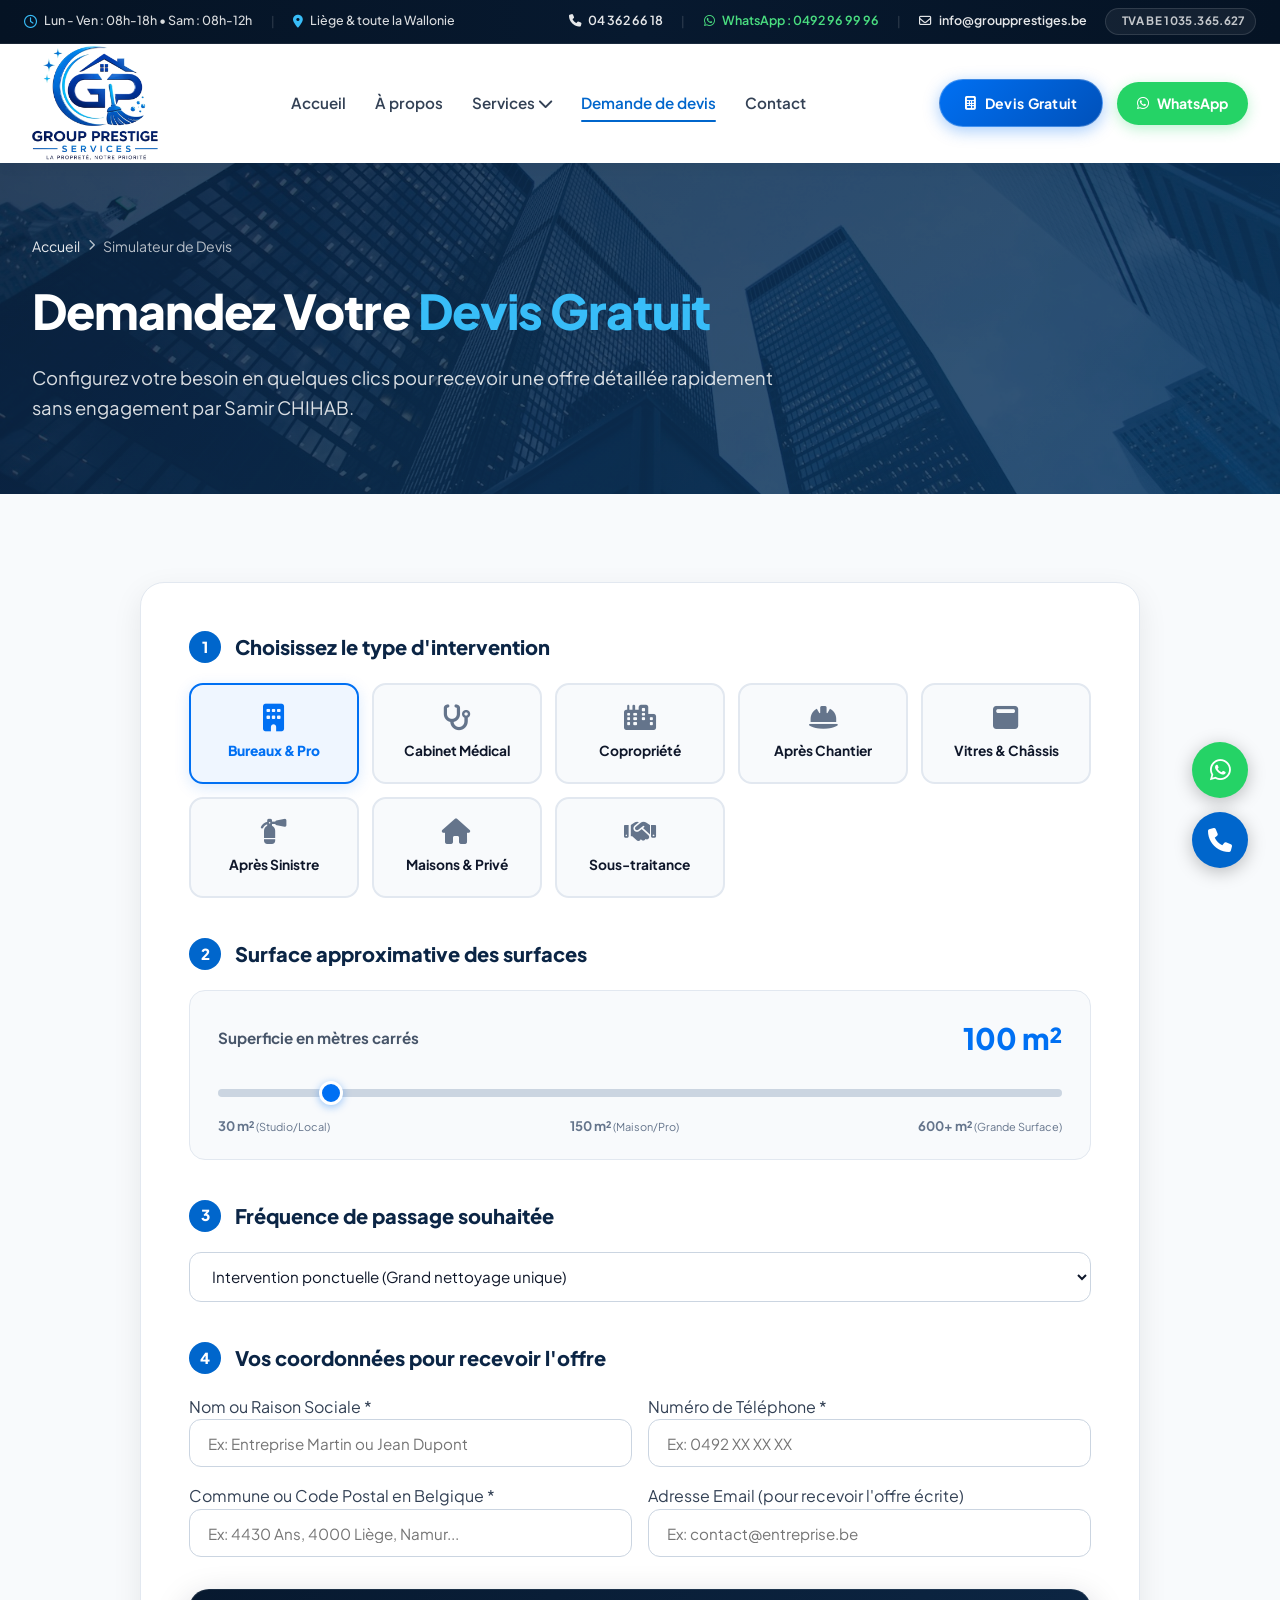
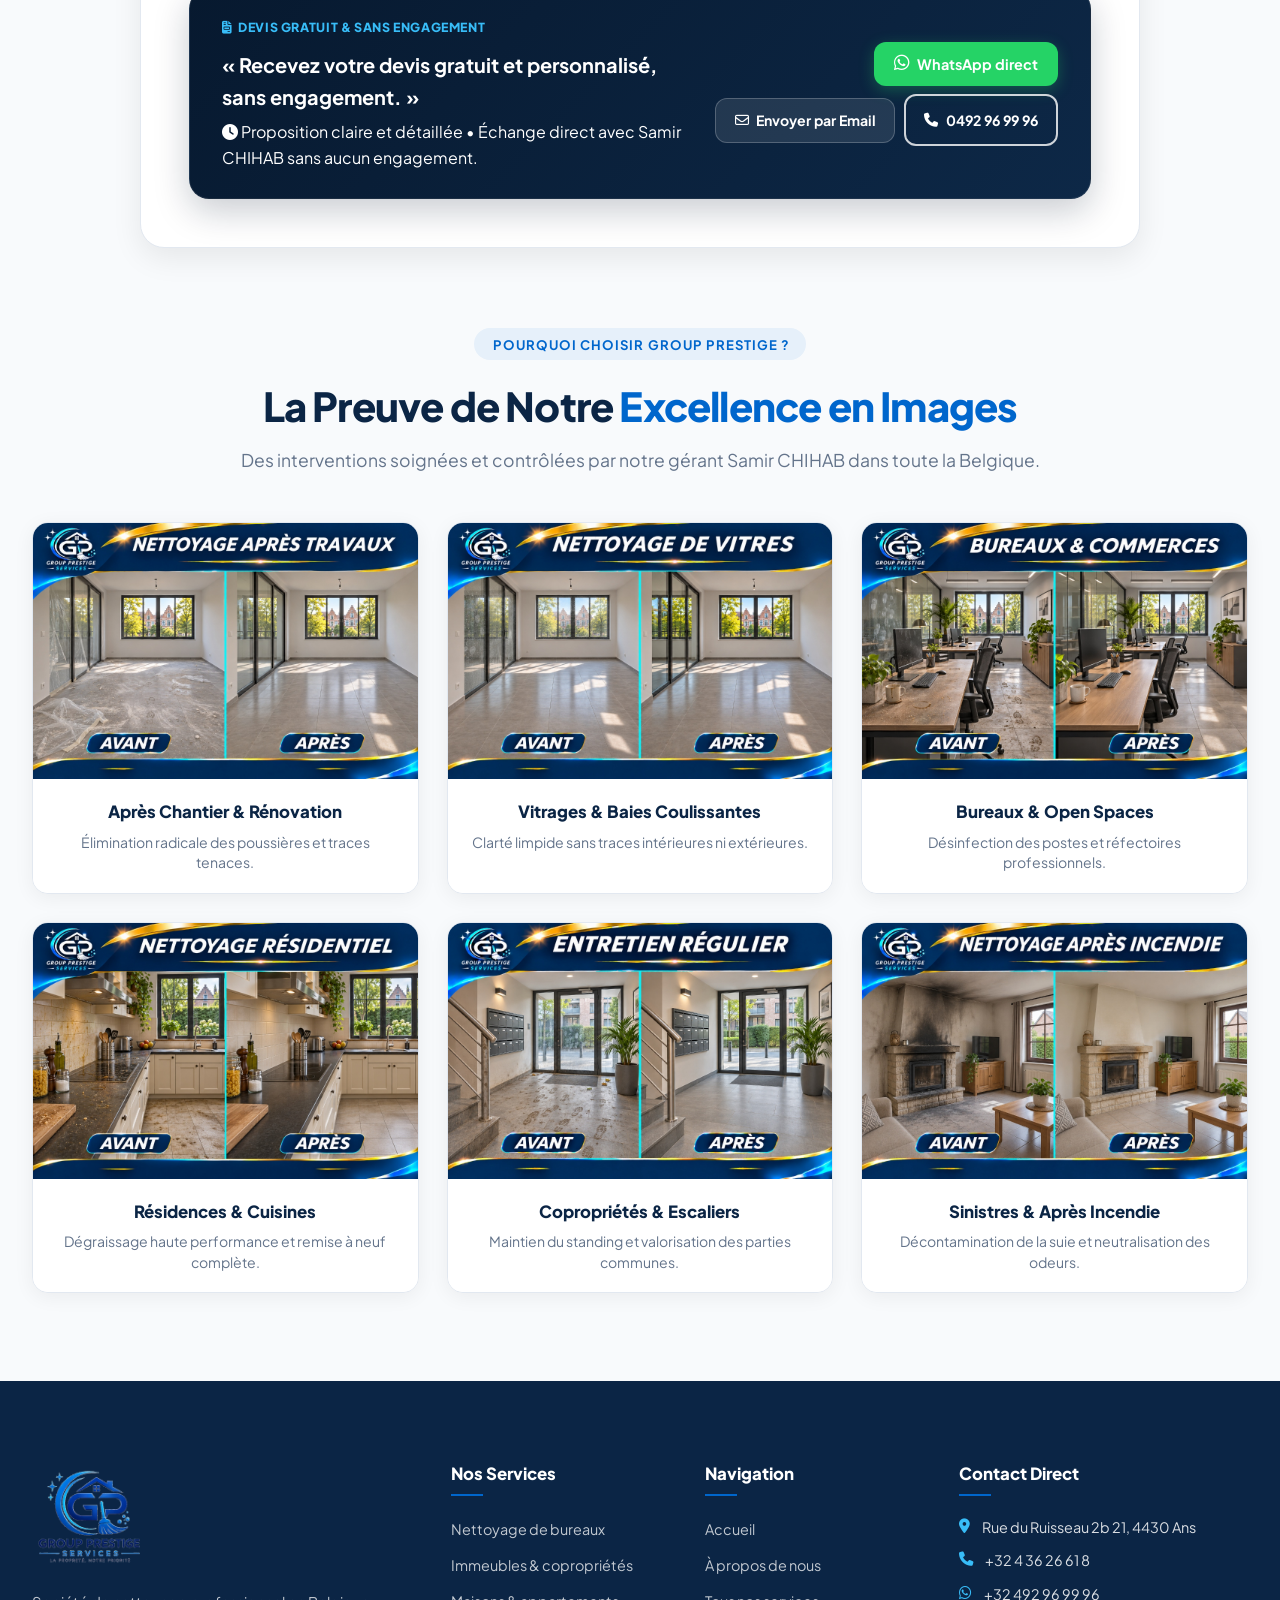
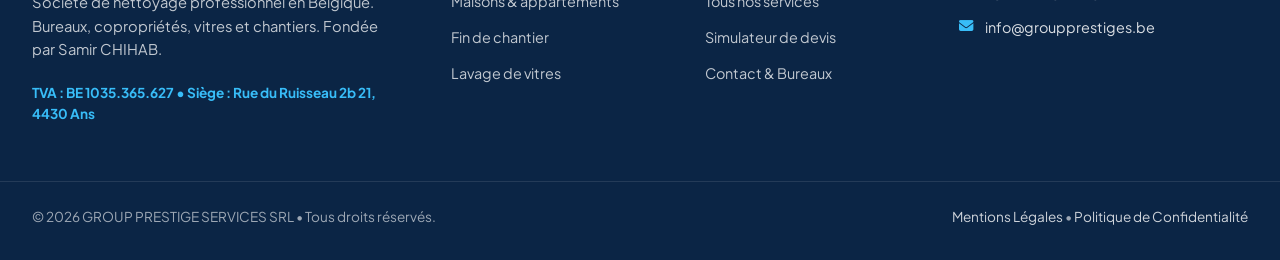
<file: devis-gratuit.html>
<!DOCTYPE html>
<html lang="fr-BE">
<head>
  <meta charset="UTF-8">
  <meta name="viewport" content="width=device-width, initial-scale=1.0">
  <title>Simulateur Devis Gratuit | GROUP PRESTIGE SERVICES SRL - Liège & Ans</title>
  
  <meta name="description" content="Configurez votre demande de devis gratuit de nettoyage professionnel en Belgique : bureaux, cabinets médicaux, copropriétés, chantiers, vitres, après sinistre et sous-traitance. GROUP PRESTIGE SERVICES SRL.">
  <link rel="canonical" href="https://groupprestiges.be/devis-gratuit.html">

  <link rel="icon" type="image/png" href="assets/images/logo-official-transparent.png">
  <link rel="preconnect" href="https://fonts.googleapis.com">
  <link rel="preconnect" href="https://fonts.gstatic.com" crossorigin>
  <link href="https://fonts.googleapis.com/css2?family=Plus+Jakarta+Sans:wght@300;400;500;600;700;800&display=swap" rel="stylesheet">
  <link rel="stylesheet" href="https://cdnjs.cloudflare.com/ajax/libs/font-awesome/6.5.1/css/all.min.css">
  <link rel="stylesheet" href="css/style.css">
</head>
<body>

    <!-- TOP BAR (Minimalist Luxury Corporate) -->
  <div class="top-header">
    <div class="top-header-inner">
      <div class="top-header-left">
        <span class="top-header-item">
          <i class="fa-regular fa-clock"></i>
          <span>Lun - Ven : 08h-18h &bull; Sam : 08h-12h</span>
        </span>
        <span class="top-header-divider">|</span>
        <span class="top-header-item">
          <i class="fa-solid fa-location-dot"></i>
          <span>Liège & toute la Wallonie</span>
        </span>
      </div>
      <div class="top-header-right">
        <a href="tel:+3243626618" class="top-header-link">
          <i class="fa-solid fa-phone"></i>
          <span>04 362 66 18</span>
        </a>
        <span class="top-header-divider">|</span>
        <a href="https://wa.me/32492969996" target="_blank" rel="noopener" class="top-header-link top-header-wa">
          <i class="fa-brands fa-whatsapp"></i>
          <span>WhatsApp : 0492 96 99 96</span>
        </a>
        <span class="top-header-divider">|</span>
        <a href="mailto:info@groupprestiges.be" class="top-header-link">
          <i class="fa-regular fa-envelope"></i>
          <span>info@groupprestiges.be</span>
        </a>
        <span class="top-header-tax-pill">
          <i class="fa-solid fa-shield-check"></i> TVA BE 1035.365.627
        </span>
      </div>
    </div>
  </div>

  <!-- MAIN NAVIGATION (Clean Logo Only) -->
  <div class="mobile-nav-backdrop" id="mobileNavBackdrop"></div>
  <header class="main-navbar">
    <div class="navbar-container">
      <a href="index.html" class="brand-link" aria-label="Group Prestige Services">
        <img src="assets/images/logo-header.png" alt="Group Prestige Services Logo" class="brand-logo-img">
      </a>

      <nav class="nav-menu" id="navMenu">
        <!-- Mobile Drawer Header -->
        <div class="drawer-header">
          <img src="assets/images/logo-header.png" alt="Group Prestige Services" class="drawer-logo">
          <button class="drawer-close-btn" id="drawerCloseBtn" aria-label="Fermer le menu">
            <i class="fa-solid fa-xmark"></i>
          </button>
        </div>

        <!-- Links Container -->
        <div class="drawer-body">
          <div class="nav-item">
            <a href="index.html" class="nav-link">
              <i class="fa-solid fa-house drawer-icon"></i>
              <span>Accueil</span>
            </a>
          </div>
          <div class="nav-item">
            <a href="a-propos.html" class="nav-link">
              <i class="fa-solid fa-shield-halved drawer-icon"></i>
              <span>À propos</span>
            </a>
          </div>
          <div class="nav-item has-dropdown">
            <a href="services.html" class="nav-link nav-link-dropdown-toggle">
              <i class="fa-solid fa-broom drawer-icon"></i>
              <span>Services</span>
              <i class="fa-solid fa-chevron-down dropdown-arrow"></i>
            </a>
            <div class="dropdown-menu">
              <a href="services-nettoyage-regulier.html" class="dropdown-link">
                <span class="dropdown-icon-box"><i class="fa-solid fa-building"></i></span>
                <span class="dropdown-text">
                  <strong>Nettoyage régulier</strong>
                  <small>Bureaux, Commerces & Copropriétés</small>
                </span>
              </a>
              <a href="services-nettoyage-ponctuel.html" class="dropdown-link">
                <span class="dropdown-icon-box"><i class="fa-solid fa-house"></i></span>
                <span class="dropdown-text">
                  <strong>Nettoyage ponctuel</strong>
                  <small>Résidences & Cuisines privées</small>
                </span>
              </a>
              <a href="services-nettoyage-specialise.html" class="dropdown-link">
                <span class="dropdown-icon-box"><i class="fa-solid fa-hard-hat"></i></span>
                <span class="dropdown-text">
                  <strong>Nettoyage spécialisé</strong>
                  <small>Chantier, Vitres & Sinistres</small>
                </span>
              </a>
              <a href="services.html" class="dropdown-link dropdown-link-all">
                <span class="dropdown-icon-box"><i class="fa-solid fa-list-check"></i></span>
                <span class="dropdown-text">
                  <strong>Tous nos services officiels</strong>
                  <small>Découvrir l'offre complète</small>
                </span>
              </a>
            </div>
          </div>
          <div class="nav-item">
            <a href="devis-gratuit.html" class="nav-link active">
              <i class="fa-solid fa-calculator drawer-icon"></i>
              <span>Demande de devis</span>
            </a>
          </div>
          <div class="nav-item">
            <a href="contact.html" class="nav-link">
              <i class="fa-solid fa-envelope-open-text drawer-icon"></i>
              <span>Contact</span>
            </a>
          </div>
        </div>

        <!-- Mobile Drawer Footer -->
        <div class="drawer-footer">
          <div class="drawer-cta-group">
            <a href="devis-gratuit.html" class="drawer-btn-cta-primary">
              <i class="fa-solid fa-calculator"></i>
              <span>Estimer mon Devis Gratuit</span>
            </a>
            <a href="https://wa.me/32492969996" target="_blank" class="drawer-btn-cta-whatsapp">
              <i class="fa-brands fa-whatsapp"></i>
              <span>WhatsApp Direct : 0492 96 99 96</span>
            </a>
          </div>
          <div class="drawer-contact-direct">
            <a href="tel:+3243626618" class="drawer-phone-item">
              <i class="fa-solid fa-phone"></i>
              <span>04 362 66 18</span>
            </a>
            <span class="drawer-hours">Lun - Ven : 08h - 18h | Sam : 08h - 12h | Dim : Fermé</span>
          </div>
          <div class="drawer-badge-tag">
            <i class="fa-solid fa-shield-check"></i> Entreprise déclarée & assurée • Liège & Wallonie
          </div>
        </div>
      </nav>

      <div class="navbar-actions">
        <a href="devis-gratuit.html" class="btn-cta-orange">
          <i class="fa-solid fa-calculator"></i>
          <span>Devis Gratuit</span>
        </a>
        <a href="https://wa.me/32492969996" target="_blank" class="btn-cta-whatsapp">
          <i class="fa-brands fa-whatsapp"></i>
          <span>WhatsApp</span>
        </a>
      </div>

      <button class="mobile-toggle" aria-label="Menu Mobile">
        <i class="fa-solid fa-bars"></i>
      </button>
    </div>
  </header>

  <!-- PAGE HERO -->
  <section class="page-hero">
    <div class="page-hero-overlay"></div>
    <div class="page-hero-container">
      <div class="breadcrumb-nav">
        <a href="index.html">Accueil</a>
        <i class="fa-solid fa-chevron-right" style="font-size: 0.7rem;"></i>
        <span>Simulateur de Devis</span>
      </div>
      <h1 class="page-hero-title">Demandez Votre <span>Devis Gratuit</span></h1>
      <p class="page-hero-lead">
        Configurez votre besoin en quelques clics pour recevoir une offre détaillée rapidement sans engagement par Samir CHIHAB.
      </p>
    </div>
  </section>

  <!-- DEVIS WIZARD SECTION -->
  <section class="section section-bg-light">
    <div class="section-container">
      
      <div class="devis-wizard-box">
        
        <!-- STEP 1: Type -->
        <div style="margin-bottom: 2.5rem;">
          <h3 class="devis-step-title">
            <span class="step-badge">1</span> Choisissez le type d'intervention
          </h3>
          <div class="options-choice-grid" style="grid-template-columns: repeat(auto-fit, minmax(140px, 1fr));">
            <div class="option-choice-card selected" data-type="bureaux" data-type-name="Nettoyage Bureaux & Locaux Pro">
              <i class="fa-solid fa-building"></i>
              <span>Bureaux & Pro</span>
            </div>
            <div class="option-choice-card" data-type="medical" data-type-name="Cabinets Médicaux & Dentaires">
              <i class="fa-solid fa-stethoscope"></i>
              <span>Cabinet Médical</span>
            </div>
            <div class="option-choice-card" data-type="copro" data-type-name="Copropriétés & Communs">
              <i class="fa-solid fa-city"></i>
              <span>Copropriété</span>
            </div>
            <div class="option-choice-card" data-type="chantier" data-type-name="Après Travaux & Fin de Chantier">
              <i class="fa-solid fa-hard-hat"></i>
              <span>Après Chantier</span>
            </div>
            <div class="option-choice-card" data-type="vitres" data-type-name="Lavage de Vitres & Châssis">
              <i class="fa-solid fa-window-maximize"></i>
              <span>Vitres & Châssis</span>
            </div>
            <div class="option-choice-card" data-type="sinistres" data-type-name="Nettoyage Après Sinistre">
              <i class="fa-solid fa-fire-extinguisher"></i>
              <span>Après Sinistre</span>
            </div>
            <div class="option-choice-card" data-type="residentiel" data-type-name="Maisons & Appartements (Résidentiel)">
              <i class="fa-solid fa-house"></i>
              <span>Maisons & Privé</span>
            </div>
            <div class="option-choice-card" data-type="soustraitance" data-type-name="Sous-traitance Partenaire">
              <i class="fa-solid fa-handshake"></i>
              <span>Sous-traitance</span>
            </div>
          </div>
        </div>

        <!-- STEP 2: Surface -->
        <div style="margin-bottom: 2.5rem;">
          <h3 class="devis-step-title">
            <span class="step-badge">2</span> Surface approximative des surfaces
          </h3>
          <div class="surface-range-block">
            <div class="surface-range-header">
              <span>Superficie en mètres carrés</span>
              <strong id="devis-surface-number">100 m²</strong>
            </div>
            <input type="range" min="30" max="600" step="10" value="100" class="corporate-range" id="devis-surface-range">
            <div class="surface-quick-labels">
              <span><strong>30 m²</strong> <small>(Studio/Local)</small></span>
              <span><strong>150 m²</strong> <small>(Maison/Pro)</small></span>
              <span><strong>600+ m²</strong> <small>(Grande Surface)</small></span>
            </div>
          </div>
        </div>

        <!-- STEP 3: Frequency -->
        <div style="margin-bottom: 2.5rem;">
          <h3 class="devis-step-title">
            <span class="step-badge">3</span> Fréquence de passage souhaitée
          </h3>
          <div class="form-group-field">
            <select class="form-input-control" id="devis-freq-select">
              <option value="ponctuel">Intervention ponctuelle (Grand nettoyage unique)</option>
              <option value="hebdo">Régulier : 1 fois par semaine (-15% de réduction)</option>
              <option value="bimensuel">Régulier : 2 fois par mois (-10% de réduction)</option>
              <option value="mensuel">Régulier : 1 fois par mois (-5% de réduction)</option>
            </select>
          </div>
        </div>

        <!-- STEP 4: Contact details -->
        <div style="margin-bottom: 2rem;">
          <h3 class="devis-step-title">
            <span class="step-badge">4</span> Vos coordonnées pour recevoir l'offre
          </h3>
          <div class="form-row-2col">
            <div class="form-group-field">
              <label>Nom ou Raison Sociale *</label>
              <input type="text" id="devis-client-name" class="form-input-control" placeholder="Ex: Entreprise Martin ou Jean Dupont" required>
            </div>
            <div class="form-group-field">
              <label>Numéro de Téléphone *</label>
              <input type="tel" id="devis-client-phone" class="form-input-control" placeholder="Ex: 0492 XX XX XX" required>
            </div>
          </div>
          <div class="form-row-2col">
            <div class="form-group-field">
              <label>Commune ou Code Postal en Belgique *</label>
              <input type="text" id="devis-client-commune" class="form-input-control" placeholder="Ex: 4430 Ans, 4000 Liège, Namur..." required>
            </div>
            <div class="form-group-field">
              <label>Adresse Email (pour recevoir l'offre écrite)</label>
              <input type="email" id="devis-client-email" class="form-input-control" placeholder="Ex: contact@entreprise.be">
            </div>
          </div>
        </div>

        <!-- Estimation Banner -->
        <div class="estimate-result-banner">
          <div class="calc-result-info">
            <span class="calc-result-badge"><i class="fa-solid fa-file-invoice"></i> Devis Gratuit & Sans Engagement</span>
            <div class="estimate-price-tag" id="devis-price-result" style="font-size: 1.25rem; font-weight: 700; color: #ffffff; margin: 0.4rem 0;">« Recevez votre devis gratuit et personnalisé, sans engagement. »</div>
            <div class="calc-result-note">
              <i class="fa-solid fa-clock"></i> Proposition claire et détaillée &bull; Échange direct avec Samir CHIHAB sans aucun engagement.
            </div>
          </div>

          <div class="calc-actions-group">
            <button class="btn btn-whatsapp calc-btn-whatsapp" id="btn-devis-whatsapp">
              <i class="fa-brands fa-whatsapp fa-lg"></i>
              <span>WhatsApp direct</span>
            </button>
            <button type="button" class="btn btn-outline-white" id="btn-devis-email" style="background: rgba(255,255,255,0.12); border: 1px solid rgba(255,255,255,0.25); color: #ffffff;">
              <i class="fa-regular fa-envelope"></i>
              <span>Envoyer par Email</span>
            </button>
            <a href="tel:+32492969996" class="btn btn-outline-white calc-btn-phone">
              <i class="fa-solid fa-phone"></i>
              <span>0492 96 99 96</span>
            </a>
          </div>
        </div>

      </div>

      <!-- Galerie Résultats Avant/Après -->
      <div style="margin-top: 5rem; text-align: center;">
        <span class="section-badge"><i class="fa-solid fa-sparkles"></i> Pourquoi Choisir Group Prestige ?</span>
        <h2 class="section-title" style="margin-top: 0.5rem;">La Preuve de Notre <span>Excellence en Images</span></h2>
        <p class="section-subtitle" style="margin: 0 auto 2.5rem;">
          Des interventions soignées et contrôlées par notre gérant Samir CHIHAB dans toute la Belgique.
        </p>

        <div class="ba-cards-gallery-grid">
          <div class="ba-card-item">
            <img src="assets/images/ba-card-travaux.jpg" alt="Avant / Après Fin de Chantier" loading="lazy">
            <div class="ba-card-caption">
              <h4>Après Chantier & Rénovation</h4>
              <p>Élimination radicale des poussières et traces tenaces.</p>
            </div>
          </div>
          <div class="ba-card-item">
            <img src="assets/images/ba-card-vitres.jpg" alt="Avant / Après Lavage de Vitres" loading="lazy">
            <div class="ba-card-caption">
              <h4>Vitrages & Baies Coulissantes</h4>
              <p>Clarté limpide sans traces intérieures ni extérieures.</p>
            </div>
          </div>
          <div class="ba-card-item">
            <img src="assets/images/ba-card-bureaux.jpg" alt="Avant / Après Bureaux et Commerces" loading="lazy">
            <div class="ba-card-caption">
              <h4>Bureaux & Open Spaces</h4>
              <p>Désinfection des postes et réfectoires professionnels.</p>
            </div>
          </div>
          <div class="ba-card-item">
            <img src="assets/images/ba-card-residentiel.jpg" alt="Avant / Après Résidentiel et Cuisines" loading="lazy">
            <div class="ba-card-caption">
              <h4>Résidences & Cuisines</h4>
              <p>Dégraissage haute performance et remise à neuf complète.</p>
            </div>
          </div>
          <div class="ba-card-item">
            <img src="assets/images/ba-card-copropriete.jpg" alt="Avant / Après Copropriétés" loading="lazy">
            <div class="ba-card-caption">
              <h4>Copropriétés & Escaliers</h4>
              <p>Maintien du standing et valorisation des parties communes.</p>
            </div>
          </div>
          <div class="ba-card-item">
            <img src="assets/images/ba-card-incendie.jpg" alt="Avant / Après Sinistres et Incendie" loading="lazy">
            <div class="ba-card-caption">
              <h4>Sinistres & Après Incendie</h4>
              <p>Décontamination de la suie et neutralisation des odeurs.</p>
            </div>
          </div>
        </div>
      </div>
    </div>
  </section>

  <!-- FOOTER -->
  <footer class="corporate-footer">
    <div class="footer-inner-grid">
      <div class="footer-brand-box">
        <a href="index.html" class="brand-link" style="margin-bottom: 0.8rem;">
          <img src="assets/images/logo-official-transparent.png" alt="Group Prestige Services Logo" class="brand-logo-img">
          <div class="brand-text">
            <span class="brand-name" style="color: white;">GROUP <span style="color: #38bdf8;">PRESTIGE</span></span>
            <span class="brand-tagline" style="color: rgba(255,255,255,0.7);">LA PROPRETÉ, NOTRE PRIORITÉ</span>
          </div>
        </a>
        <p>Société de nettoyage professionnel en Belgique. Bureaux, copropriétés, vitres et chantiers. Fondée par Samir CHIHAB.</p>
        <div style="margin-top: 1.25rem; font-size: 0.85rem; color: #38bdf8; font-weight: 700;">
          TVA : BE 1035.365.627 &bull; Siège : Rue du Ruisseau 2b 21, 4430 Ans
        </div>
      </div>

      <div class="footer-nav-col">
        <h4>Nos Services</h4>
        <ul>
          <li><a href="services-nettoyage-regulier.html">Nettoyage de bureaux</a></li>
          <li><a href="services-nettoyage-regulier.html">Immeubles & copropriétés</a></li>
          <li><a href="services-nettoyage-ponctuel.html">Maisons & appartements</a></li>
          <li><a href="services-nettoyage-specialise.html">Fin de chantier</a></li>
          <li><a href="services-nettoyage-specialise.html">Lavage de vitres</a></li>
        </ul>
      </div>

      <div class="footer-nav-col">
        <h4>Navigation</h4>
        <ul>
          <li><a href="index.html">Accueil</a></li>
          <li><a href="a-propos.html">À propos de nous</a></li>
          <li><a href="services.html">Tous nos services</a></li>
          <li><a href="devis-gratuit.html">Simulateur de devis</a></li>
          <li><a href="contact.html">Contact & Bureaux</a></li>
        </ul>
      </div>

      <div class="footer-nav-col">
        <h4>Contact Direct</h4>
        <ul class="footer-contact-details">
          <li><i class="fa-solid fa-location-dot"></i><span>Rue du Ruisseau 2b 21, 4430 Ans</span></li>
          <li><i class="fa-solid fa-phone"></i><span>+32 4 36 26 61 8</span></li>
          <li><i class="fa-brands fa-whatsapp"></i><span>+32 492 96 99 96</span></li>
          <li><i class="fa-solid fa-envelope"></i><span>info@groupprestiges.be</span></li>
        </ul>
      </div>
    </div>

    <div class="footer-bottom-bar">
      <div>&copy; 2026 GROUP PRESTIGE SERVICES SRL &bull; Tous droits réservés.</div>
      <div>
        <a href="mentions-legales.html">Mentions Légales</a> &bull; 
        <a href="politique-confidentialite.html">Politique de Confidentialité</a>
      </div>
    </div>
  </footer>

  <!-- FLOATING CTA BUTTONS -->
  <div class="floating-cta">
    <a href="https://wa.me/32492969996" target="_blank" class="float-btn float-whatsapp" aria-label="WhatsApp">
      <i class="fa-brands fa-whatsapp"></i>
    </a>
    <a href="tel:+3243626618" class="float-btn float-call" aria-label="Appeler">
      <i class="fa-solid fa-phone"></i>
    </a>
  </div>

  <script src="js/corporate.js"></script>
</body>
</html>
</file>
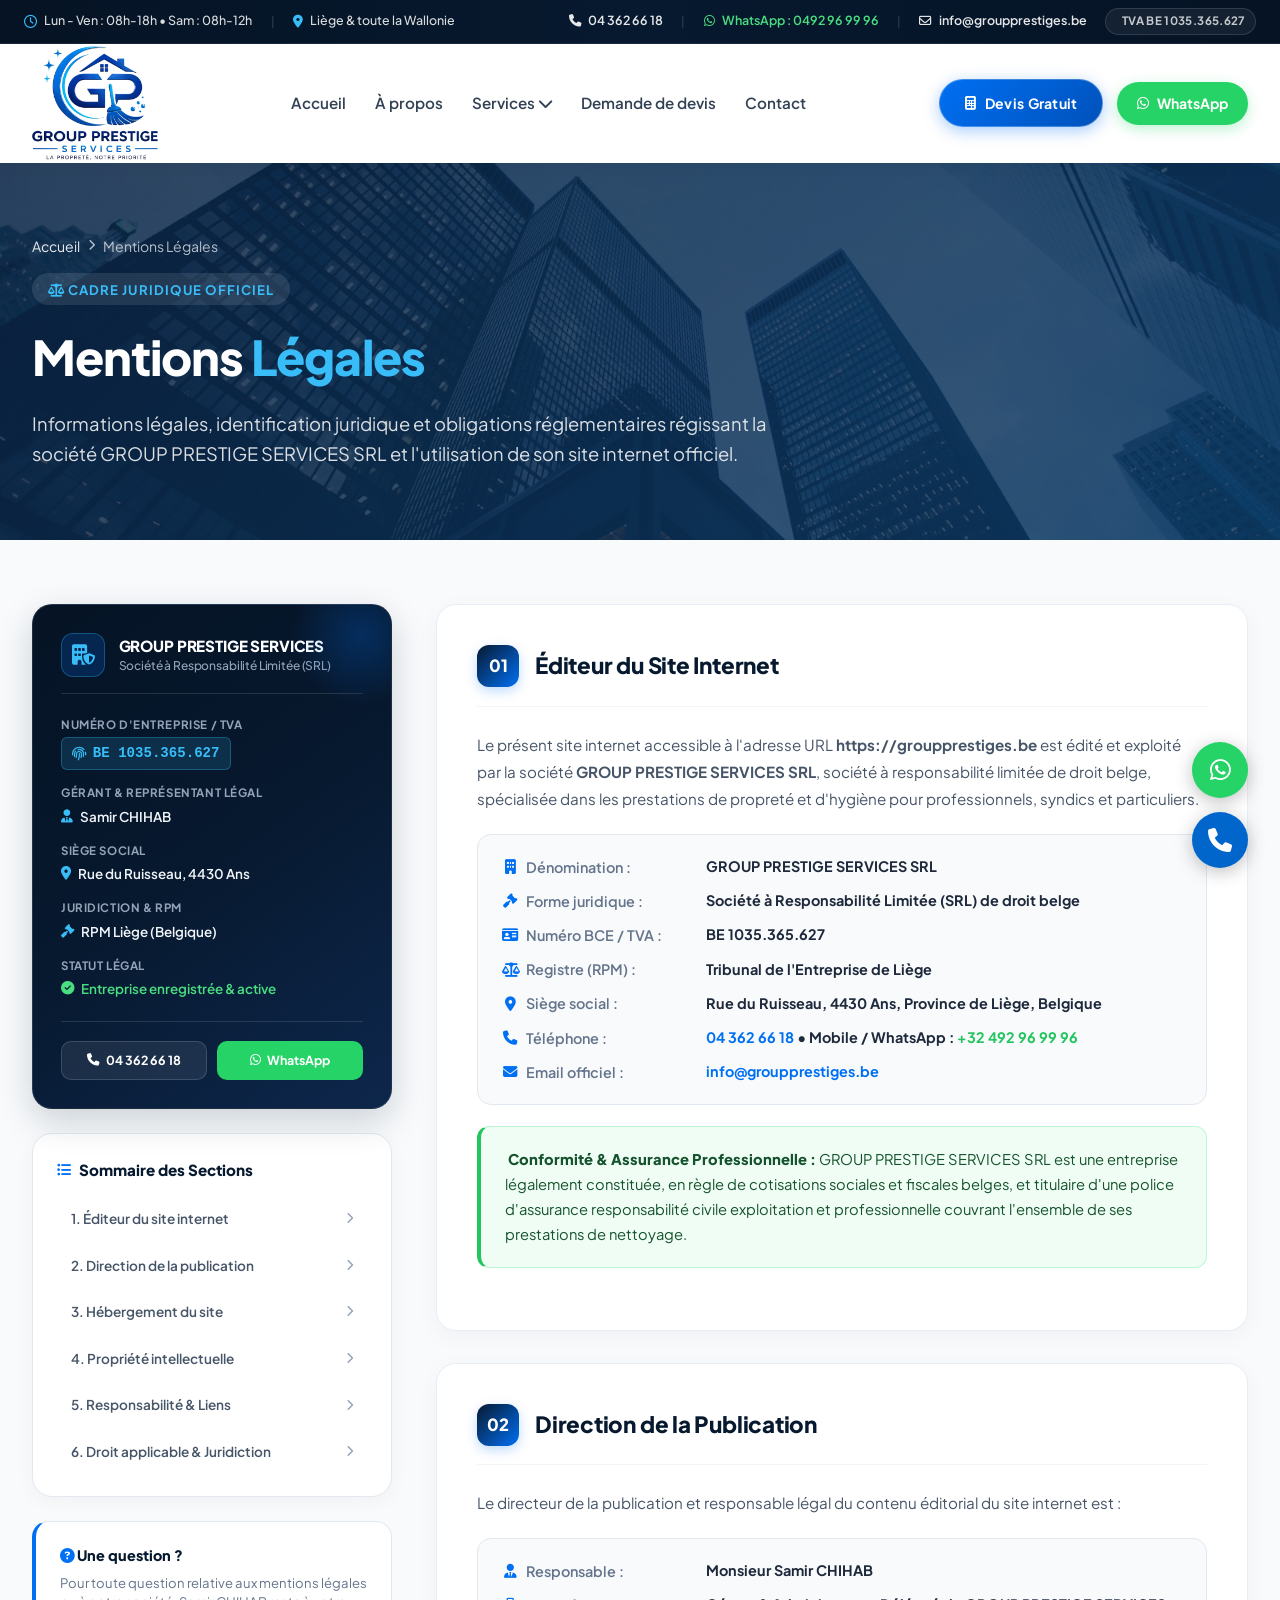
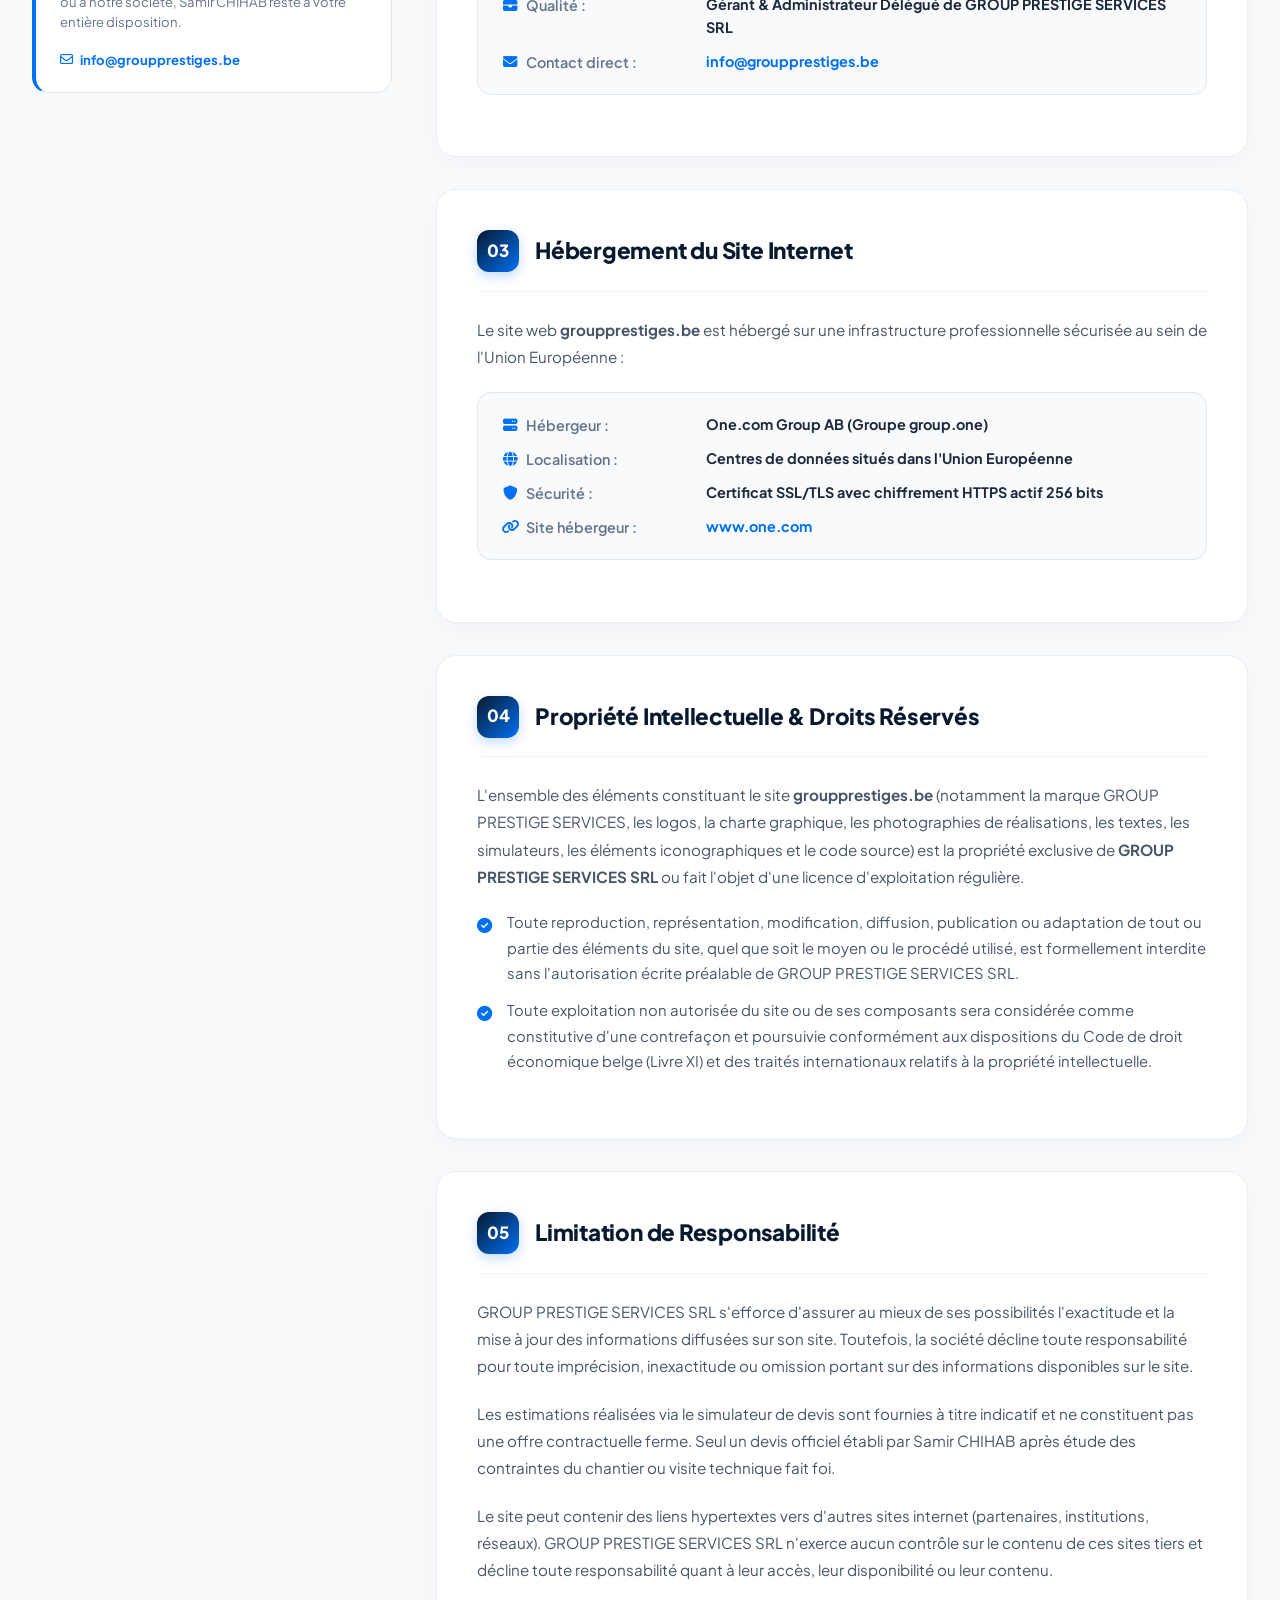
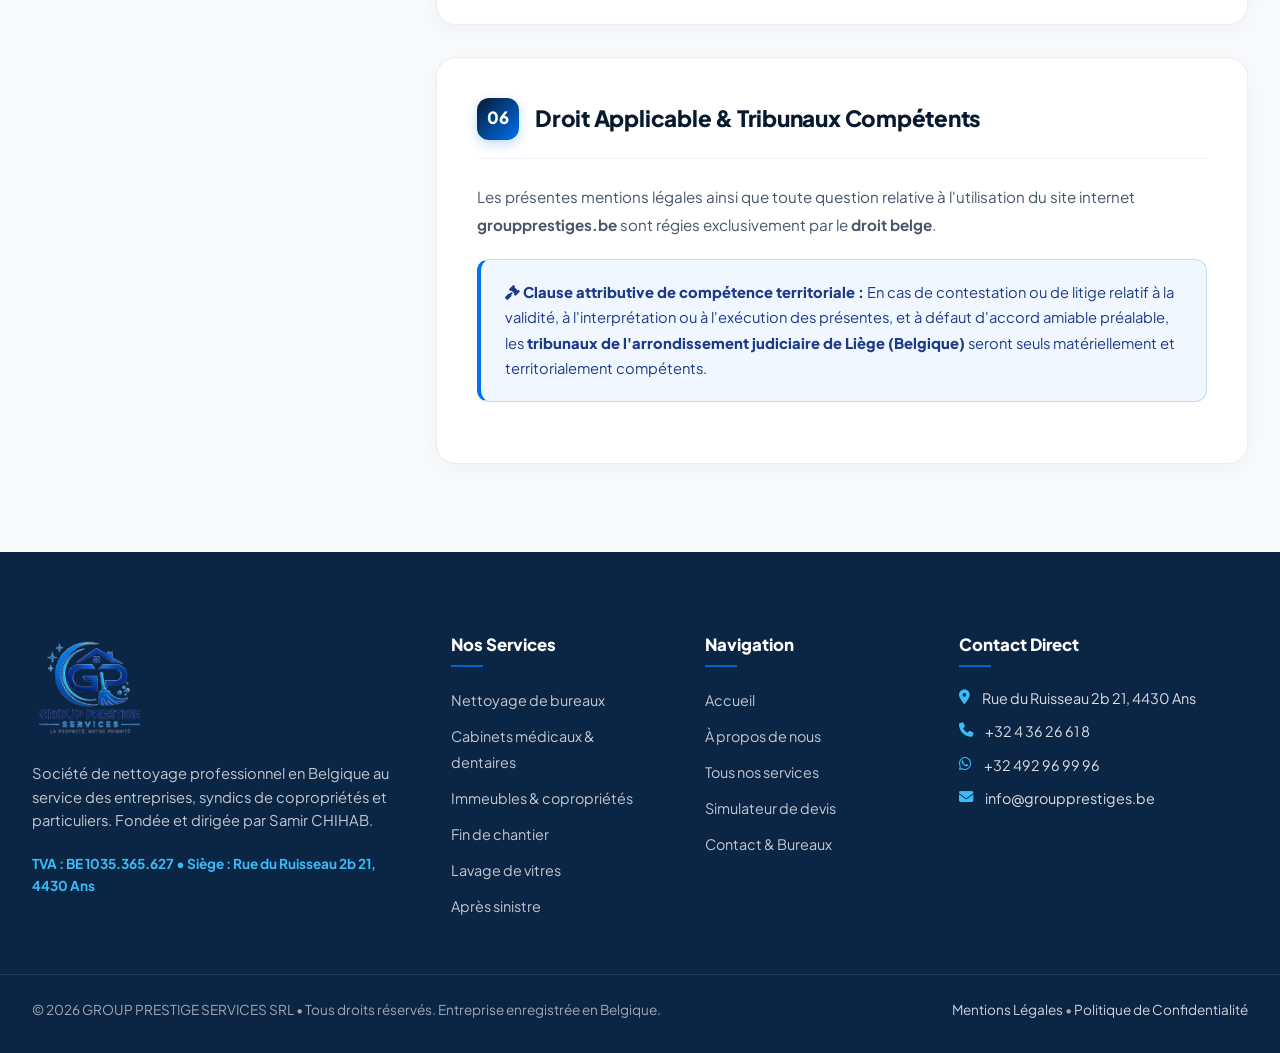
<file: mentions-legales.html>
<!DOCTYPE html>
<html lang="fr-BE">
<head>
  <meta charset="UTF-8">
  <meta name="viewport" content="width=device-width, initial-scale=1.0">
  <title>Mentions Légales & Informations Juridiques | GROUP PRESTIGE SERVICES SRL</title>
  <meta name="description" content="Mentions légales, identification légale et obligations réglementaires de GROUP PRESTIGE SERVICES SRL, entreprise de nettoyage à Ans (Province de Liège), Belgique. Numéro TVA : BE 1035.365.627.">
  <meta name="robots" content="index, follow">
  <link rel="canonical" href="https://groupprestiges.be/mentions-legales.html">
  <link rel="icon" type="image/png" href="assets/images/logo-official-transparent.png">
  <link rel="preconnect" href="https://fonts.googleapis.com">
  <link rel="preconnect" href="https://fonts.gstatic.com" crossorigin>
  <link href="https://fonts.googleapis.com/css2?family=Plus+Jakarta+Sans:wght@300;400;500;600;700;800&display=swap" rel="stylesheet">
  <link rel="stylesheet" href="https://cdnjs.cloudflare.com/ajax/libs/font-awesome/6.5.1/css/all.min.css">
  <link rel="stylesheet" href="css/style.css">
</head>
<body>

  <!-- TOP BAR (Minimalist Luxury Corporate) -->
  <div class="top-header">
    <div class="top-header-inner">
      <div class="top-header-left">
        <span class="top-header-item">
          <i class="fa-regular fa-clock"></i>
          <span>Lun - Ven : 08h-18h &bull; Sam : 08h-12h</span>
        </span>
        <span class="top-header-divider">|</span>
        <span class="top-header-item">
          <i class="fa-solid fa-location-dot"></i>
          <span>Liège & toute la Wallonie</span>
        </span>
      </div>
      <div class="top-header-right">
        <a href="tel:+3243626618" class="top-header-link">
          <i class="fa-solid fa-phone"></i>
          <span>04 362 66 18</span>
        </a>
        <span class="top-header-divider">|</span>
        <a href="https://wa.me/32492969996" target="_blank" rel="noopener" class="top-header-link top-header-wa">
          <i class="fa-brands fa-whatsapp"></i>
          <span>WhatsApp : 0492 96 99 96</span>
        </a>
        <span class="top-header-divider">|</span>
        <a href="mailto:info@groupprestiges.be" class="top-header-link">
          <i class="fa-regular fa-envelope"></i>
          <span>info@groupprestiges.be</span>
        </a>
        <span class="top-header-tax-pill">
          <i class="fa-solid fa-shield-check"></i> TVA BE 1035.365.627
        </span>
      </div>
    </div>
  </div>

  <!-- MAIN NAVIGATION (Clean Logo Only) -->
  <div class="mobile-nav-backdrop" id="mobileNavBackdrop"></div>
  <header class="main-navbar">
    <div class="navbar-container">
      <a href="index.html" class="brand-link" aria-label="Group Prestige Services">
        <img src="assets/images/logo-header.png" alt="Group Prestige Services Logo" class="brand-logo-img">
      </a>

      <nav class="nav-menu" id="navMenu">
        <!-- Mobile Drawer Header -->
        <div class="drawer-header">
          <img src="assets/images/logo-header.png" alt="Group Prestige Services" class="drawer-logo">
          <button class="drawer-close-btn" id="drawerCloseBtn" aria-label="Fermer le menu">
            <i class="fa-solid fa-xmark"></i>
          </button>
        </div>

        <!-- Links Container -->
        <div class="drawer-body">
          <div class="nav-item">
            <a href="index.html" class="nav-link">
              <i class="fa-solid fa-house drawer-icon"></i>
              <span>Accueil</span>
            </a>
          </div>
          <div class="nav-item">
            <a href="a-propos.html" class="nav-link">
              <i class="fa-solid fa-shield-halved drawer-icon"></i>
              <span>À propos</span>
            </a>
          </div>
          <div class="nav-item has-dropdown">
            <a href="services.html" class="nav-link nav-link-dropdown-toggle">
              <i class="fa-solid fa-broom drawer-icon"></i>
              <span>Services</span>
              <i class="fa-solid fa-chevron-down dropdown-arrow"></i>
            </a>
            <div class="dropdown-menu">
              <a href="services-nettoyage-regulier.html" class="dropdown-link">
                <span class="dropdown-icon-box"><i class="fa-solid fa-building"></i></span>
                <span class="dropdown-text">
                  <strong>Nettoyage régulier</strong>
                  <small>Bureaux, Commerces & Copropriétés</small>
                </span>
              </a>
              <a href="services-nettoyage-ponctuel.html" class="dropdown-link">
                <span class="dropdown-icon-box"><i class="fa-solid fa-house"></i></span>
                <span class="dropdown-text">
                  <strong>Nettoyage ponctuel</strong>
                  <small>Résidences & Cuisines privées</small>
                </span>
              </a>
              <a href="services-nettoyage-specialise.html" class="dropdown-link">
                <span class="dropdown-icon-box"><i class="fa-solid fa-hard-hat"></i></span>
                <span class="dropdown-text">
                  <strong>Nettoyage spécialisé</strong>
                  <small>Chantier, Vitres & Sinistres</small>
                </span>
              </a>
              <a href="services.html" class="dropdown-link dropdown-link-all">
                <span class="dropdown-icon-box"><i class="fa-solid fa-list-check"></i></span>
                <span class="dropdown-text">
                  <strong>Tous nos services officiels</strong>
                  <small>Découvrir l'offre complète</small>
                </span>
              </a>
            </div>
          </div>
          <div class="nav-item">
            <a href="devis-gratuit.html" class="nav-link">
              <i class="fa-solid fa-calculator drawer-icon"></i>
              <span>Demande de devis</span>
            </a>
          </div>
          <div class="nav-item">
            <a href="contact.html" class="nav-link">
              <i class="fa-solid fa-envelope-open-text drawer-icon"></i>
              <span>Contact</span>
            </a>
          </div>
        </div>

        <!-- Mobile Drawer Footer -->
        <div class="drawer-footer">
          <div class="drawer-cta-group">
            <a href="devis-gratuit.html" class="drawer-btn-cta-primary">
              <i class="fa-solid fa-calculator"></i>
              <span>Estimer mon Devis Gratuit</span>
            </a>
            <a href="https://wa.me/32492969996" target="_blank" class="drawer-btn-cta-whatsapp">
              <i class="fa-brands fa-whatsapp"></i>
              <span>WhatsApp Direct : 0492 96 99 96</span>
            </a>
          </div>
          <div class="drawer-contact-direct">
            <a href="tel:+3243626618" class="drawer-phone-item">
              <i class="fa-solid fa-phone"></i>
              <span>04 362 66 18</span>
            </a>
            <span class="drawer-hours">Lun - Ven : 08h - 18h | Sam : 08h - 12h | Dim : Fermé</span>
          </div>
          <div class="drawer-badge-tag">
            <i class="fa-solid fa-shield-check"></i> Entreprise déclarée & assurée • Liège & Wallonie
          </div>
        </div>
      </nav>

      <div class="navbar-actions">
        <a href="devis-gratuit.html" class="btn-cta-orange">
          <i class="fa-solid fa-calculator"></i>
          <span>Devis Gratuit</span>
        </a>
        <a href="https://wa.me/32492969996" target="_blank" class="btn-cta-whatsapp">
          <i class="fa-brands fa-whatsapp"></i>
          <span>WhatsApp</span>
        </a>
      </div>

      <button class="mobile-toggle" aria-label="Menu Mobile">
        <i class="fa-solid fa-bars"></i>
      </button>
    </div>
  </header>

  <!-- PAGE HERO -->
  <section class="page-hero">
    <div class="page-hero-overlay"></div>
    <div class="page-hero-container">
      <div class="breadcrumb-nav">
        <a href="index.html">Accueil</a>
        <i class="fa-solid fa-chevron-right" style="font-size: 0.7rem;"></i>
        <span>Mentions Légales</span>
      </div>
      <span class="section-badge" style="background: rgba(255,255,255,0.1); border-color: rgba(255,255,255,0.25); color: #38bdf8;">
        <i class="fa-solid fa-scale-balanced"></i> Cadre Juridique Officiel
      </span>
      <h1 class="page-hero-title">Mentions <span>Légales</span></h1>
      <p class="page-hero-lead">
        Informations légales, identification juridique et obligations réglementaires régissant la société GROUP PRESTIGE SERVICES SRL et l'utilisation de son site internet officiel.
      </p>
    </div>
  </section>

  <!-- LEGAL CONTENT SECTION -->
  <section class="legal-layout-section">
    <div class="section-container">
      <div class="legal-layout-grid">

        <!-- Colonne Gauche: Sidebar Sticky (Carte Identité + Sommaire) -->
        <aside class="legal-sidebar">
          
          <!-- Carte Identité Entreprise -->
          <div class="legal-id-card">
            <div class="legal-id-header">
              <div class="legal-id-icon">
                <i class="fa-solid fa-building-shield"></i>
              </div>
              <div class="legal-id-title">
                GROUP PRESTIGE SERVICES
                <small>Société à Responsabilité Limitée (SRL)</small>
              </div>
            </div>

            <div class="legal-id-list">
              <div class="legal-id-item">
                <span class="label">Numéro d'entreprise / TVA</span>
                <span class="val">
                  <span class="legal-tva-highlight">
                    <i class="fa-solid fa-fingerprint"></i> BE 1035.365.627
                  </span>
                </span>
              </div>

              <div class="legal-id-item">
                <span class="label">Gérant & Représentant légal</span>
                <span class="val"><i class="fa-solid fa-user-tie" style="color: #38bdf8;"></i> Samir CHIHAB</span>
              </div>

              <div class="legal-id-item">
                <span class="label">Siège social</span>
                <span class="val"><i class="fa-solid fa-location-dot" style="color: #38bdf8;"></i> Rue du Ruisseau, 4430 Ans</span>
              </div>

              <div class="legal-id-item">
                <span class="label">Juridiction & RPM</span>
                <span class="val"><i class="fa-solid fa-gavel" style="color: #38bdf8;"></i> RPM Liège (Belgique)</span>
              </div>

              <div class="legal-id-item">
                <span class="label">Statut légal</span>
                <span class="val" style="color: #4ade80;"><i class="fa-solid fa-circle-check"></i> Entreprise enregistrée & active</span>
              </div>
            </div>

            <div class="legal-id-actions">
              <a href="tel:+3243626618" class="legal-id-btn legal-id-btn-phone">
                <i class="fa-solid fa-phone"></i> 04 362 66 18
              </a>
              <a href="https://wa.me/32492969996" target="_blank" class="legal-id-btn legal-id-btn-wa">
                <i class="fa-brands fa-whatsapp"></i> WhatsApp
              </a>
            </div>
          </div>

          <!-- Sommaire Interactif -->
          <div class="legal-toc-card">
            <div class="legal-toc-title">
              <i class="fa-solid fa-list-ul"></i> Sommaire des Sections
            </div>
            <nav class="legal-toc-nav">
              <a href="#editeur" class="legal-toc-link">
                <span>1. Éditeur du site internet</span>
                <i class="fa-solid fa-chevron-right"></i>
              </a>
              <a href="#direction" class="legal-toc-link">
                <span>2. Direction de la publication</span>
                <i class="fa-solid fa-chevron-right"></i>
              </a>
              <a href="#hebergement" class="legal-toc-link">
                <span>3. Hébergement du site</span>
                <i class="fa-solid fa-chevron-right"></i>
              </a>
              <a href="#propriete" class="legal-toc-link">
                <span>4. Propriété intellectuelle</span>
                <i class="fa-solid fa-chevron-right"></i>
              </a>
              <a href="#responsabilite" class="legal-toc-link">
                <span>5. Responsabilité & Liens</span>
                <i class="fa-solid fa-chevron-right"></i>
              </a>
              <a href="#juridiction" class="legal-toc-link">
                <span>6. Droit applicable & Juridiction</span>
                <i class="fa-solid fa-chevron-right"></i>
              </a>
            </nav>
          </div>

          <!-- Assistance Juridique Rapide -->
          <div class="legal-help-card">
            <h4><i class="fa-solid fa-circle-question" style="color: #0070f3;"></i> Une question ?</h4>
            <p>Pour toute question relative aux mentions légales ou à notre société, Samir CHIHAB reste à votre entière disposition.</p>
            <a href="mailto:info@groupprestiges.be" class="legal-help-link">
              <i class="fa-regular fa-envelope"></i> info@groupprestiges.be
            </a>
          </div>

        </aside>

        <!-- Colonne Droite: Cartes Légales Principales -->
        <main class="legal-main-content">

          <!-- 1. Éditeur -->
          <article class="legal-card" id="editeur">
            <div class="legal-card-header">
              <span class="legal-card-num">01</span>
              <h2 class="legal-card-title">Éditeur du Site Internet</h2>
            </div>
            <div class="legal-card-body">
              <p>
                Le présent site internet accessible à l'adresse URL <strong>https://groupprestiges.be</strong> est édité et exploité par la société <strong>GROUP PRESTIGE SERVICES SRL</strong>, société à responsabilité limitée de droit belge, spécialisée dans les prestations de propreté et d'hygiène pour professionnels, syndics et particuliers.
              </p>

              <div class="legal-info-table">
                <div class="legal-info-row">
                  <span class="row-label"><i class="fa-solid fa-building"></i> Dénomination :</span>
                  <span class="row-val">GROUP PRESTIGE SERVICES SRL</span>
                </div>
                <div class="legal-info-row">
                  <span class="row-label"><i class="fa-solid fa-gavel"></i> Forme juridique :</span>
                  <span class="row-val">Société à Responsabilité Limitée (SRL) de droit belge</span>
                </div>
                <div class="legal-info-row">
                  <span class="row-label"><i class="fa-solid fa-id-card"></i> Numéro BCE / TVA :</span>
                  <span class="row-val">BE 1035.365.627</span>
                </div>
                <div class="legal-info-row">
                  <span class="row-label"><i class="fa-solid fa-scale-balanced"></i> Registre (RPM) :</span>
                  <span class="row-val">Tribunal de l'Entreprise de Liège</span>
                </div>
                <div class="legal-info-row">
                  <span class="row-label"><i class="fa-solid fa-location-dot"></i> Siège social :</span>
                  <span class="row-val">Rue du Ruisseau, 4430 Ans, Province de Liège, Belgique</span>
                </div>
                <div class="legal-info-row">
                  <span class="row-label"><i class="fa-solid fa-phone"></i> Téléphone :</span>
                  <span class="row-val"><a href="tel:+3243626618" style="color: #0070f3;">04 362 66 18</a> &bull; Mobile / WhatsApp : <a href="https://wa.me/32492969996" target="_blank" style="color: #22c55e;">+32 492 96 99 96</a></span>
                </div>
                <div class="legal-info-row">
                  <span class="row-label"><i class="fa-solid fa-envelope"></i> Email officiel :</span>
                  <span class="row-val"><a href="mailto:info@groupprestiges.be" style="color: #0070f3;">info@groupprestiges.be</a></span>
                </div>
              </div>

              <div class="legal-callout-box success">
                <strong><i class="fa-solid fa-shield-check"></i> Conformité & Assurance Professionnelle :</strong>
                GROUP PRESTIGE SERVICES SRL est une entreprise légalement constituée, en règle de cotisations sociales et fiscales belges, et titulaire d'une police d'assurance responsabilité civile exploitation et professionnelle couvrant l'ensemble de ses prestations de nettoyage.
              </div>
            </div>
          </article>

          <!-- 2. Direction -->
          <article class="legal-card" id="direction">
            <div class="legal-card-header">
              <span class="legal-card-num">02</span>
              <h2 class="legal-card-title">Direction de la Publication</h2>
            </div>
            <div class="legal-card-body">
              <p>
                Le directeur de la publication et responsable légal du contenu éditorial du site internet est :
              </p>
              <div class="legal-info-table">
                <div class="legal-info-row">
                  <span class="row-label"><i class="fa-solid fa-user-tie"></i> Responsable :</span>
                  <span class="row-val">Monsieur Samir CHIHAB</span>
                </div>
                <div class="legal-info-row">
                  <span class="row-label"><i class="fa-solid fa-briefcase"></i> Qualité :</span>
                  <span class="row-val">Gérant & Administrateur Délégué de GROUP PRESTIGE SERVICES SRL</span>
                </div>
                <div class="legal-info-row">
                  <span class="row-label"><i class="fa-solid fa-envelope"></i> Contact direct :</span>
                  <span class="row-val"><a href="mailto:info@groupprestiges.be" style="color: #0070f3;">info@groupprestiges.be</a></span>
                </div>
              </div>
            </div>
          </article>

          <!-- 3. Hébergement -->
          <article class="legal-card" id="hebergement">
            <div class="legal-card-header">
              <span class="legal-card-num">03</span>
              <h2 class="legal-card-title">Hébergement du Site Internet</h2>
            </div>
            <div class="legal-card-body">
              <p>
                Le site web <strong>groupprestiges.be</strong> est hébergé sur une infrastructure professionnelle sécurisée au sein de l'Union Européenne :
              </p>
              <div class="legal-info-table">
                <div class="legal-info-row">
                  <span class="row-label"><i class="fa-solid fa-server"></i> Hébergeur :</span>
                  <span class="row-val">One.com Group AB (Groupe group.one)</span>
                </div>
                <div class="legal-info-row">
                  <span class="row-label"><i class="fa-solid fa-globe"></i> Localisation :</span>
                  <span class="row-val">Centres de données situés dans l'Union Européenne</span>
                </div>
                <div class="legal-info-row">
                  <span class="row-label"><i class="fa-solid fa-shield"></i> Sécurité :</span>
                  <span class="row-val">Certificat SSL/TLS avec chiffrement HTTPS actif 256 bits</span>
                </div>
                <div class="legal-info-row">
                  <span class="row-label"><i class="fa-solid fa-link"></i> Site hébergeur :</span>
                  <span class="row-val"><a href="https://www.one.com" target="_blank" rel="noopener" style="color: #0070f3;">www.one.com</a></span>
                </div>
              </div>
            </div>
          </article>

          <!-- 4. Propriété intellectuelle -->
          <article class="legal-card" id="propriete">
            <div class="legal-card-header">
              <span class="legal-card-num">04</span>
              <h2 class="legal-card-title">Propriété Intellectuelle & Droits Réservés</h2>
            </div>
            <div class="legal-card-body">
              <p>
                L'ensemble des éléments constituant le site <strong>groupprestiges.be</strong> (notamment la marque GROUP PRESTIGE SERVICES, les logos, la charte graphique, les photographies de réalisations, les textes, les simulateurs, les éléments iconographiques et le code source) est la propriété exclusive de <strong>GROUP PRESTIGE SERVICES SRL</strong> ou fait l'objet d'une licence d'exploitation régulière.
              </p>
              <ul class="legal-bullet-list">
                <li>Toute reproduction, représentation, modification, diffusion, publication ou adaptation de tout ou partie des éléments du site, quel que soit le moyen ou le procédé utilisé, est formellement interdite sans l'autorisation écrite préalable de GROUP PRESTIGE SERVICES SRL.</li>
                <li>Toute exploitation non autorisée du site ou de ses composants sera considérée comme constitutive d'une contrefaçon et poursuivie conformément aux dispositions du Code de droit économique belge (Livre XI) et des traités internationaux relatifs à la propriété intellectuelle.</li>
              </ul>
            </div>
          </article>

          <!-- 5. Responsabilité -->
          <article class="legal-card" id="responsabilite">
            <div class="legal-card-header">
              <span class="legal-card-num">05</span>
              <h2 class="legal-card-title">Limitation de Responsabilité</h2>
            </div>
            <div class="legal-card-body">
              <p>
                GROUP PRESTIGE SERVICES SRL s'efforce d'assurer au mieux de ses possibilités l'exactitude et la mise à jour des informations diffusées sur son site. Toutefois, la société décline toute responsabilité pour toute imprécision, inexactitude ou omission portant sur des informations disponibles sur le site.
              </p>
              <p>
                Les estimations réalisées via le simulateur de devis sont fournies à titre indicatif et ne constituent pas une offre contractuelle ferme. Seul un devis officiel établi par Samir CHIHAB après étude des contraintes du chantier ou visite technique fait foi.
              </p>
              <p>
                Le site peut contenir des liens hypertextes vers d'autres sites internet (partenaires, institutions, réseaux). GROUP PRESTIGE SERVICES SRL n'exerce aucun contrôle sur le contenu de ces sites tiers et décline toute responsabilité quant à leur accès, leur disponibilité ou leur contenu.
              </p>
            </div>
          </article>

          <!-- 6. Juridiction -->
          <article class="legal-card" id="juridiction">
            <div class="legal-card-header">
              <span class="legal-card-num">06</span>
              <h2 class="legal-card-title">Droit Applicable & Tribunaux Compétents</h2>
            </div>
            <div class="legal-card-body">
              <p>
                Les présentes mentions légales ainsi que toute question relative à l'utilisation du site internet <strong>groupprestiges.be</strong> sont régies exclusivement par le <strong>droit belge</strong>.
              </p>
              <div class="legal-callout-box">
                <strong><i class="fa-solid fa-gavel"></i> Clause attributive de compétence territoriale :</strong>
                En cas de contestation ou de litige relatif à la validité, à l'interprétation ou à l'exécution des présentes, et à défaut d'accord amiable préalable, les <strong>tribunaux de l'arrondissement judiciaire de Liège (Belgique)</strong> seront seuls matériellement et territorialement compétents.
              </div>
            </div>
          </article>

        </main>

      </div>
    </div>
  </section>

    <!-- Corporate Footer -->
  <footer class="corporate-footer">
    <div class="footer-inner-grid">
      <div class="footer-brand-box">
        <a href="index.html" class="brand-link" style="margin-bottom: 0.8rem;">
          <img src="assets/images/logo-official-transparent.png" alt="Group Prestige Services Logo" class="brand-logo-img">
          <div class="brand-text">
            <span class="brand-name" style="color: white;">GROUP <span style="color: #38bdf8;">PRESTIGE</span></span>
            <span class="brand-tagline" style="color: rgba(255,255,255,0.7);">LA PROPRETÉ, NOTRE PRIORITÉ</span>
          </div>
        </a>
        <p>Société de nettoyage professionnel en Belgique au service des entreprises, syndics de copropriétés et particuliers. Fondée et dirigée par Samir CHIHAB.</p>
        <div style="margin-top: 1.25rem; font-size: 0.85rem; color: #38bdf8; font-weight: 700;">
          TVA : BE 1035.365.627 &bull; Siège : Rue du Ruisseau 2b 21, 4430 Ans
        </div>
      </div>

      <div class="footer-nav-col">
        <h4>Nos Services</h4>
        <ul>
          <li><a href="services-nettoyage-regulier.html">Nettoyage de bureaux</a></li>
          <li><a href="services-nettoyage-regulier.html">Cabinets médicaux & dentaires</a></li>
          <li><a href="services-nettoyage-regulier.html">Immeubles & copropriétés</a></li>
          <li><a href="services-nettoyage-specialise.html">Fin de chantier</a></li>
          <li><a href="services-nettoyage-specialise.html">Lavage de vitres</a></li>
          <li><a href="services-nettoyage-specialise.html">Après sinistre</a></li>
        </ul>
      </div>

      <div class="footer-nav-col">
        <h4>Navigation</h4>
        <ul>
          <li><a href="index.html">Accueil</a></li>
          <li><a href="a-propos.html">À propos de nous</a></li>
          <li><a href="services.html">Tous nos services</a></li>
          <li><a href="devis-gratuit.html">Simulateur de devis</a></li>
          <li><a href="contact.html">Contact & Bureaux</a></li>
        </ul>
      </div>

      <div class="footer-nav-col">
        <h4>Contact Direct</h4>
        <ul class="footer-contact-details">
          <li><i class="fa-solid fa-location-dot"></i><span>Rue du Ruisseau 2b 21, 4430 Ans</span></li>
          <li><i class="fa-solid fa-phone"></i><span>+32 4 36 26 61 8</span></li>
          <li><i class="fa-brands fa-whatsapp"></i><span>+32 492 96 99 96</span></li>
          <li><i class="fa-solid fa-envelope"></i><span>info@groupprestiges.be</span></li>
        </ul>
      </div>
    </div>

    <div class="footer-bottom-bar">
      <div>&copy; 2026 GROUP PRESTIGE SERVICES SRL &bull; Tous droits réservés. Entreprise enregistrée en Belgique.</div>
      <div>
        <a href="mentions-legales.html">Mentions Légales</a> &bull; 
        <a href="politique-confidentialite.html">Politique de Confidentialité</a>
      </div>
    </div>
  </footer>

  <!-- FLOATING CTA BUTTONS -->
  <div class="floating-cta">
    <a href="https://wa.me/32492969996" target="_blank" class="float-btn float-whatsapp" aria-label="WhatsApp">
      <i class="fa-brands fa-whatsapp"></i>
    </a>
    <a href="tel:+3243626618" class="float-btn float-call" aria-label="Appeler">
      <i class="fa-solid fa-phone"></i>
    </a>
  </div>

  <script src="js/corporate.js"></script>
</body>
</html>
</file>
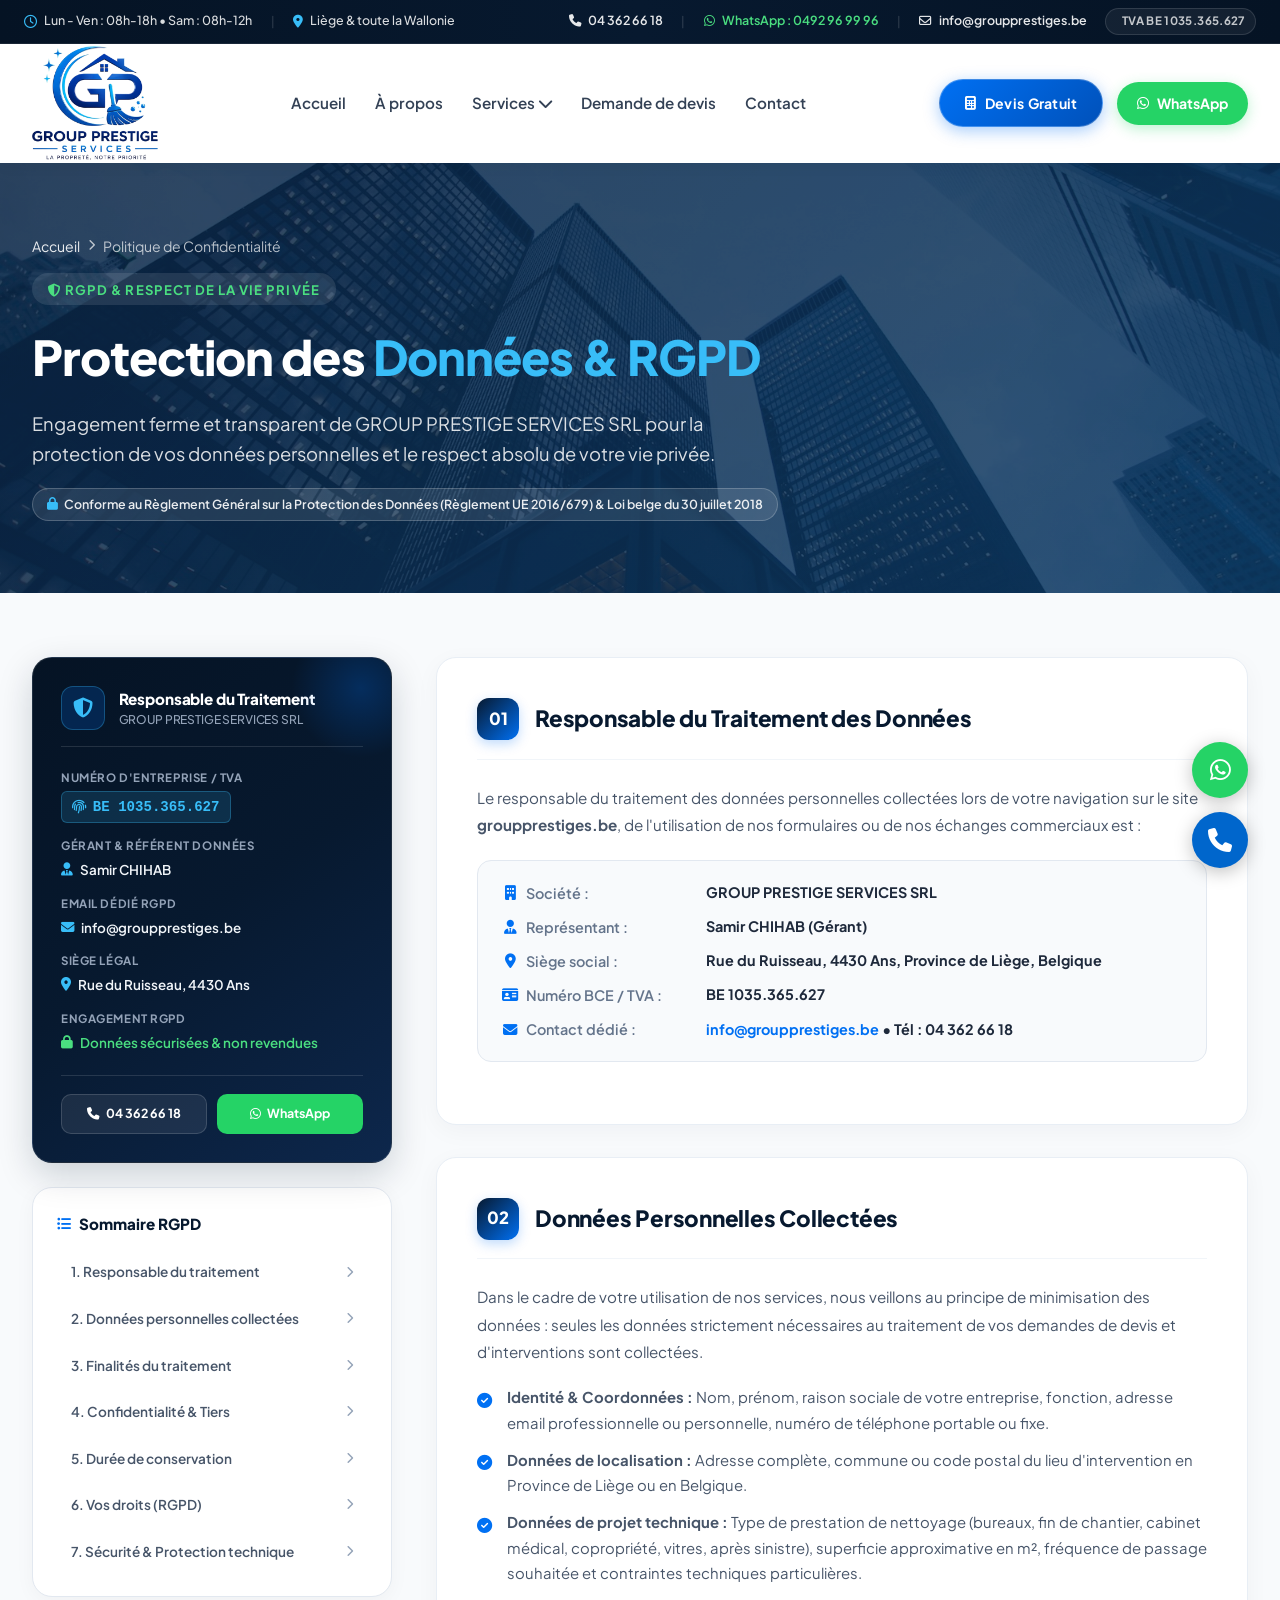
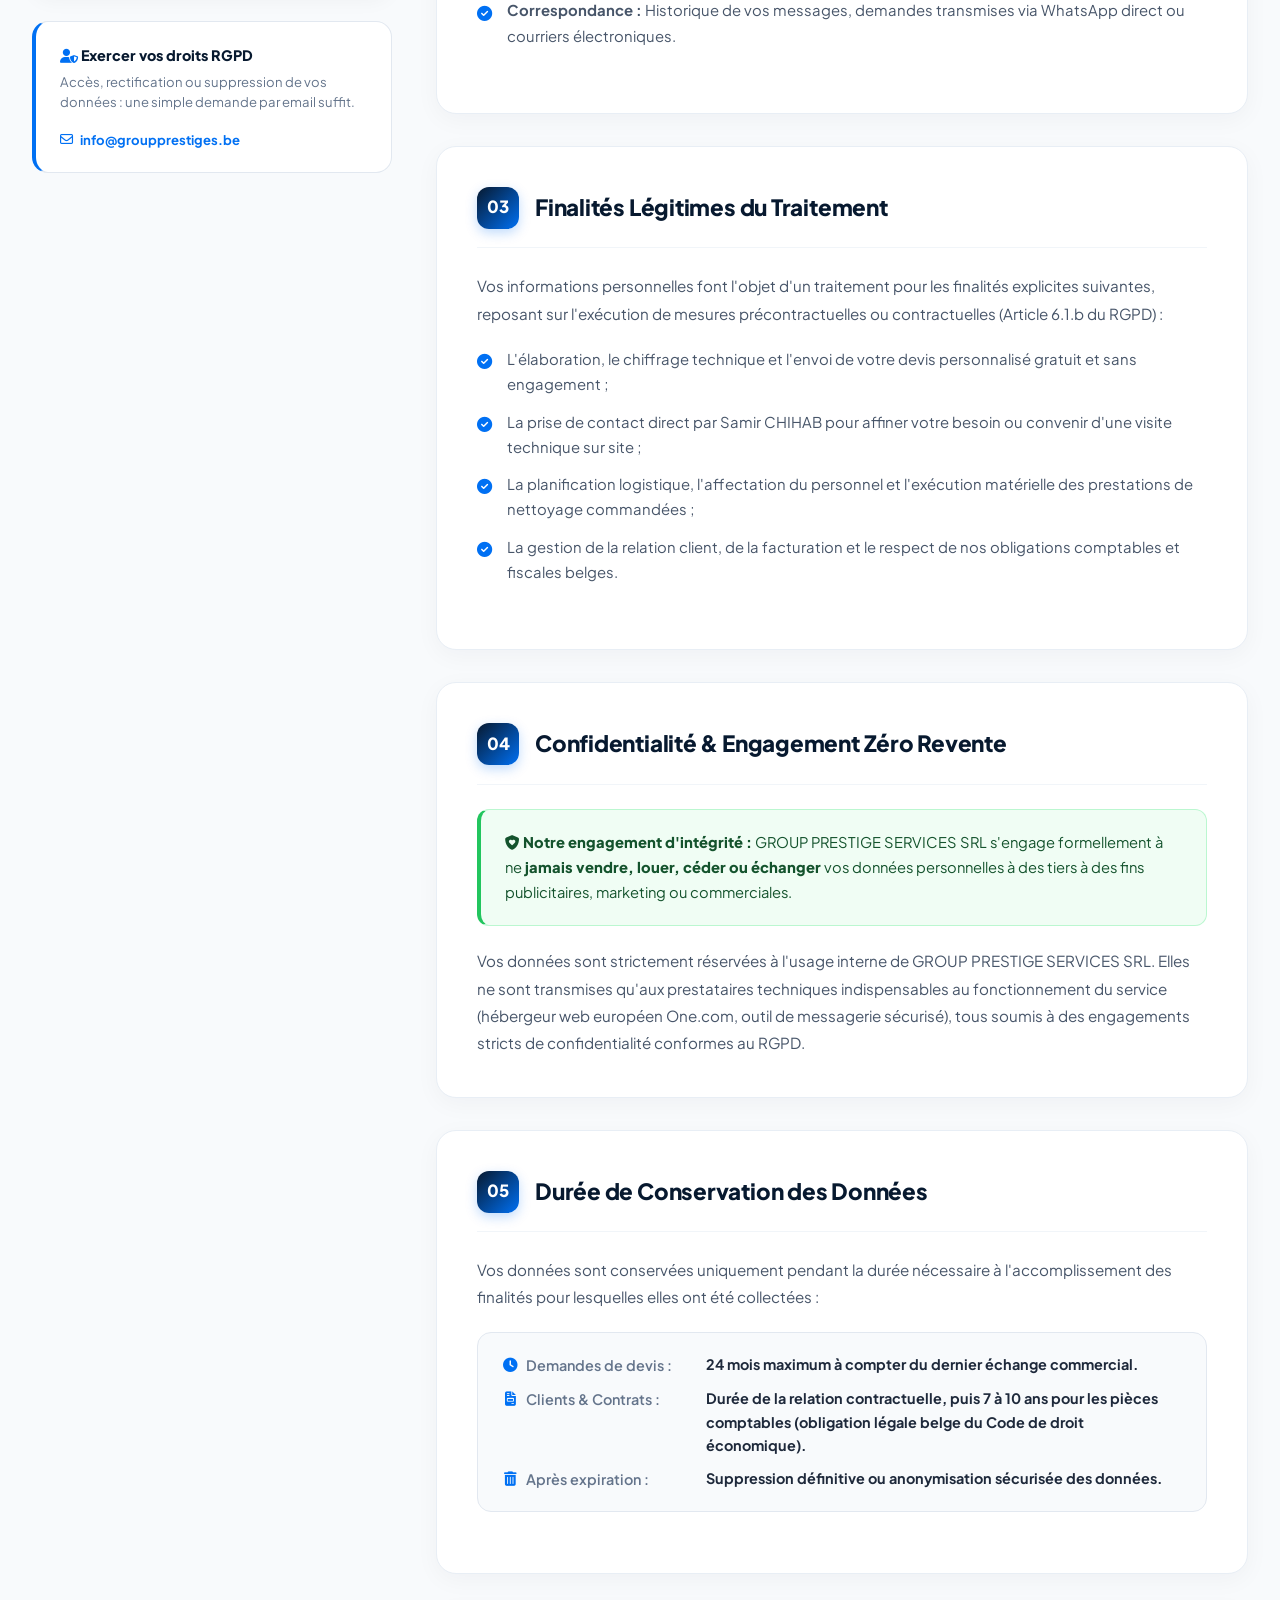
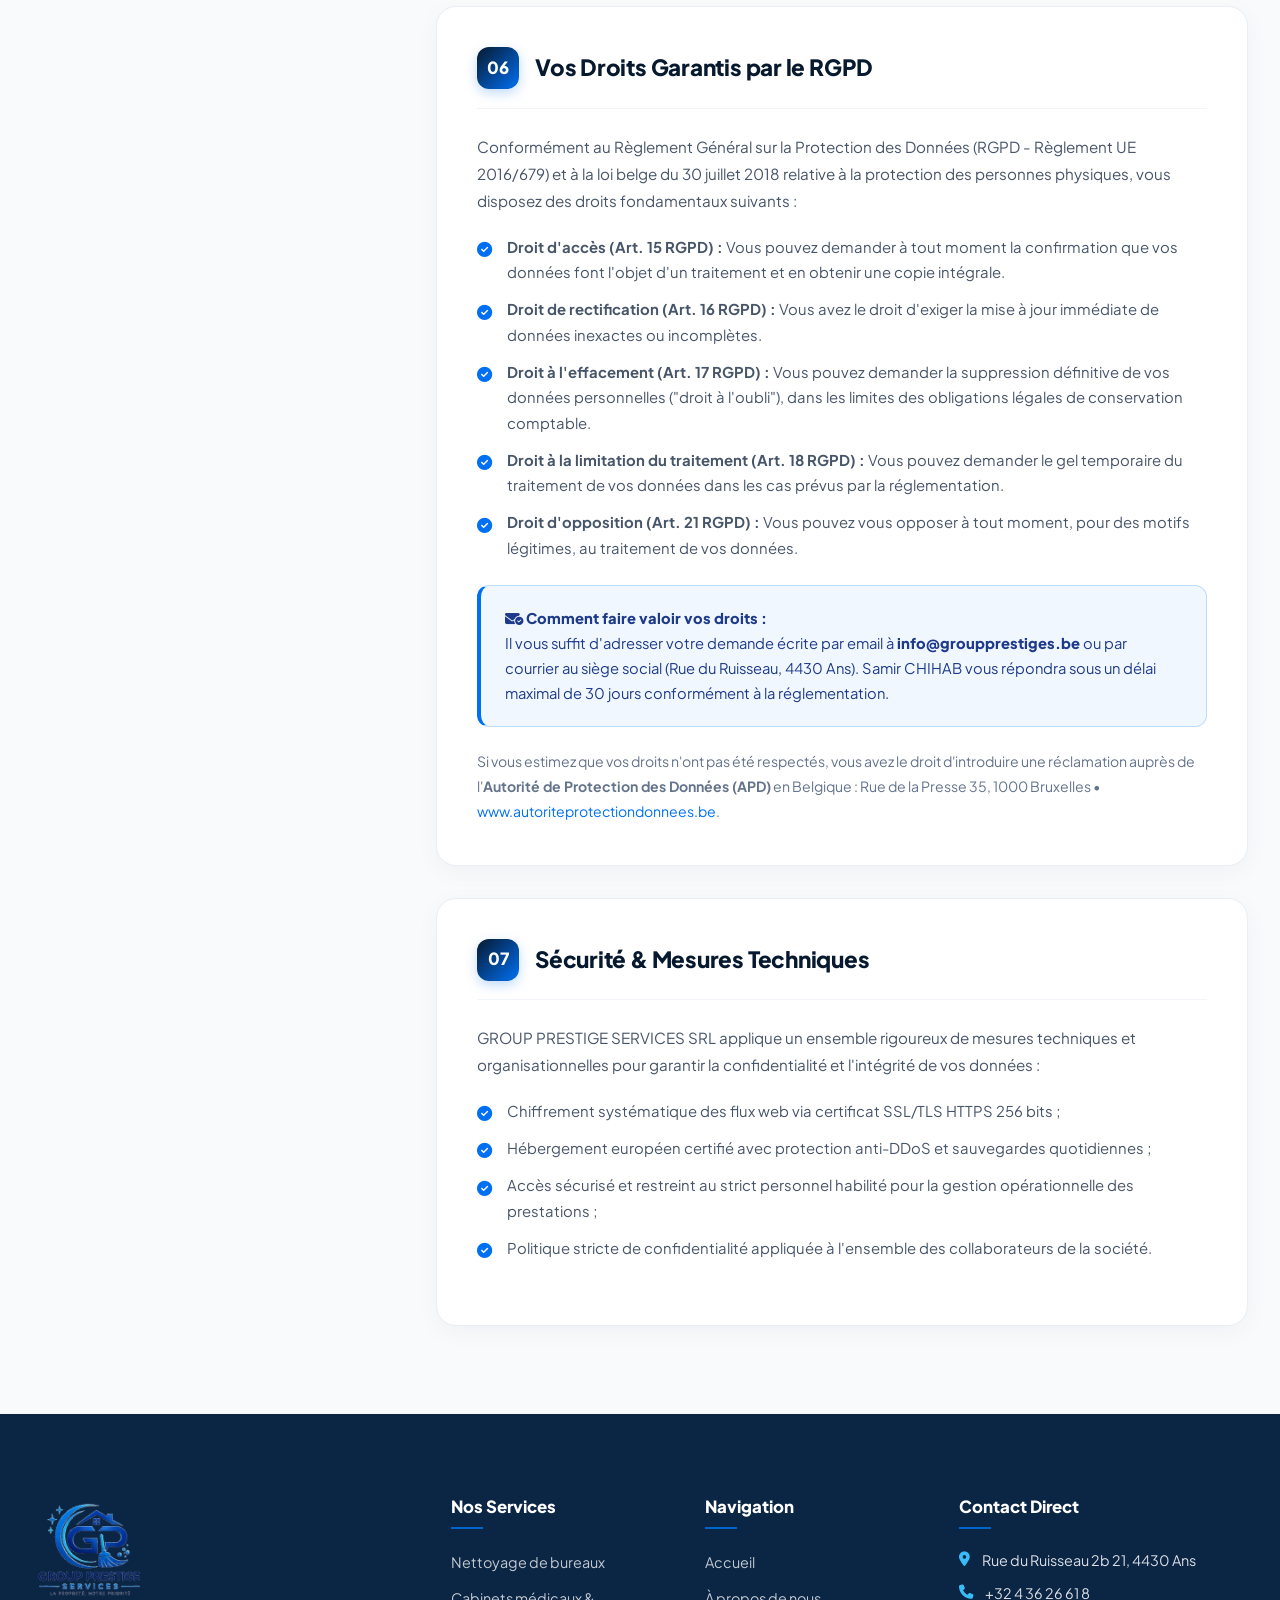
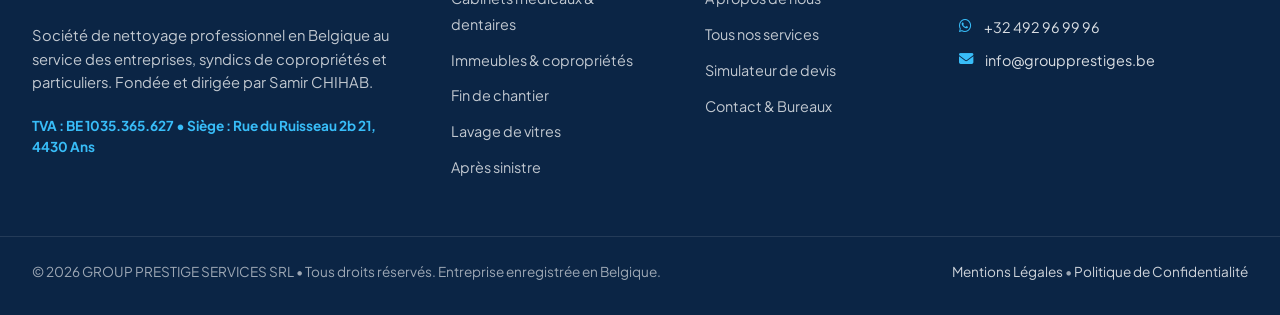
<file: politique-confidentialite.html>
<!DOCTYPE html>
<html lang="fr-BE">
<head>
  <meta charset="UTF-8">
  <meta name="viewport" content="width=device-width, initial-scale=1.0">
  <title>Politique de Confidentialité & Protection des Données (RGPD) | GROUP PRESTIGE SERVICES SRL</title>
  <meta name="description" content="Politique de confidentialité et protection des données personnelles (RGPD) de GROUP PRESTIGE SERVICES SRL à Ans (Liège). Transparence, droits et sécurité de vos données.">
  <meta name="robots" content="index, follow">
  <link rel="canonical" href="https://groupprestiges.be/politique-confidentialite.html">
  <link rel="icon" type="image/png" href="assets/images/logo-official-transparent.png">
  <link rel="preconnect" href="https://fonts.googleapis.com">
  <link rel="preconnect" href="https://fonts.gstatic.com" crossorigin>
  <link href="https://fonts.googleapis.com/css2?family=Plus+Jakarta+Sans:wght@300;400;500;600;700;800&display=swap" rel="stylesheet">
  <link rel="stylesheet" href="https://cdnjs.cloudflare.com/ajax/libs/font-awesome/6.5.1/css/all.min.css">
  <link rel="stylesheet" href="css/style.css">
</head>
<body>

  <!-- TOP BAR (Minimalist Luxury Corporate) -->
  <div class="top-header">
    <div class="top-header-inner">
      <div class="top-header-left">
        <span class="top-header-item">
          <i class="fa-regular fa-clock"></i>
          <span>Lun - Ven : 08h-18h &bull; Sam : 08h-12h</span>
        </span>
        <span class="top-header-divider">|</span>
        <span class="top-header-item">
          <i class="fa-solid fa-location-dot"></i>
          <span>Liège & toute la Wallonie</span>
        </span>
      </div>
      <div class="top-header-right">
        <a href="tel:+3243626618" class="top-header-link">
          <i class="fa-solid fa-phone"></i>
          <span>04 362 66 18</span>
        </a>
        <span class="top-header-divider">|</span>
        <a href="https://wa.me/32492969996" target="_blank" rel="noopener" class="top-header-link top-header-wa">
          <i class="fa-brands fa-whatsapp"></i>
          <span>WhatsApp : 0492 96 99 96</span>
        </a>
        <span class="top-header-divider">|</span>
        <a href="mailto:info@groupprestiges.be" class="top-header-link">
          <i class="fa-regular fa-envelope"></i>
          <span>info@groupprestiges.be</span>
        </a>
        <span class="top-header-tax-pill">
          <i class="fa-solid fa-shield-check"></i> TVA BE 1035.365.627
        </span>
      </div>
    </div>
  </div>

  <!-- MAIN NAVIGATION (Clean Logo Only) -->
  <div class="mobile-nav-backdrop" id="mobileNavBackdrop"></div>
  <header class="main-navbar">
    <div class="navbar-container">
      <a href="index.html" class="brand-link" aria-label="Group Prestige Services">
        <img src="assets/images/logo-header.png" alt="Group Prestige Services Logo" class="brand-logo-img">
      </a>

      <nav class="nav-menu" id="navMenu">
        <!-- Mobile Drawer Header -->
        <div class="drawer-header">
          <img src="assets/images/logo-header.png" alt="Group Prestige Services" class="drawer-logo">
          <button class="drawer-close-btn" id="drawerCloseBtn" aria-label="Fermer le menu">
            <i class="fa-solid fa-xmark"></i>
          </button>
        </div>

        <!-- Links Container -->
        <div class="drawer-body">
          <div class="nav-item">
            <a href="index.html" class="nav-link">
              <i class="fa-solid fa-house drawer-icon"></i>
              <span>Accueil</span>
            </a>
          </div>
          <div class="nav-item">
            <a href="a-propos.html" class="nav-link">
              <i class="fa-solid fa-shield-halved drawer-icon"></i>
              <span>À propos</span>
            </a>
          </div>
          <div class="nav-item has-dropdown">
            <a href="services.html" class="nav-link nav-link-dropdown-toggle">
              <i class="fa-solid fa-broom drawer-icon"></i>
              <span>Services</span>
              <i class="fa-solid fa-chevron-down dropdown-arrow"></i>
            </a>
            <div class="dropdown-menu">
              <a href="services-nettoyage-regulier.html" class="dropdown-link">
                <span class="dropdown-icon-box"><i class="fa-solid fa-building"></i></span>
                <span class="dropdown-text">
                  <strong>Nettoyage régulier</strong>
                  <small>Bureaux, Commerces & Copropriétés</small>
                </span>
              </a>
              <a href="services-nettoyage-ponctuel.html" class="dropdown-link">
                <span class="dropdown-icon-box"><i class="fa-solid fa-house"></i></span>
                <span class="dropdown-text">
                  <strong>Nettoyage ponctuel</strong>
                  <small>Résidences & Cuisines privées</small>
                </span>
              </a>
              <a href="services-nettoyage-specialise.html" class="dropdown-link">
                <span class="dropdown-icon-box"><i class="fa-solid fa-hard-hat"></i></span>
                <span class="dropdown-text">
                  <strong>Nettoyage spécialisé</strong>
                  <small>Chantier, Vitres & Sinistres</small>
                </span>
              </a>
              <a href="services.html" class="dropdown-link dropdown-link-all">
                <span class="dropdown-icon-box"><i class="fa-solid fa-list-check"></i></span>
                <span class="dropdown-text">
                  <strong>Tous nos services officiels</strong>
                  <small>Découvrir l'offre complète</small>
                </span>
              </a>
            </div>
          </div>
          <div class="nav-item">
            <a href="devis-gratuit.html" class="nav-link">
              <i class="fa-solid fa-calculator drawer-icon"></i>
              <span>Demande de devis</span>
            </a>
          </div>
          <div class="nav-item">
            <a href="contact.html" class="nav-link">
              <i class="fa-solid fa-envelope-open-text drawer-icon"></i>
              <span>Contact</span>
            </a>
          </div>
        </div>

        <!-- Mobile Drawer Footer -->
        <div class="drawer-footer">
          <div class="drawer-cta-group">
            <a href="devis-gratuit.html" class="drawer-btn-cta-primary">
              <i class="fa-solid fa-calculator"></i>
              <span>Estimer mon Devis Gratuit</span>
            </a>
            <a href="https://wa.me/32492969996" target="_blank" class="drawer-btn-cta-whatsapp">
              <i class="fa-brands fa-whatsapp"></i>
              <span>WhatsApp Direct : 0492 96 99 96</span>
            </a>
          </div>
          <div class="drawer-contact-direct">
            <a href="tel:+3243626618" class="drawer-phone-item">
              <i class="fa-solid fa-phone"></i>
              <span>04 362 66 18</span>
            </a>
            <span class="drawer-hours">Lun - Ven : 08h - 18h | Sam : 08h - 12h | Dim : Fermé</span>
          </div>
          <div class="drawer-badge-tag">
            <i class="fa-solid fa-shield-check"></i> Entreprise déclarée & assurée • Liège & Wallonie
          </div>
        </div>
      </nav>

      <div class="navbar-actions">
        <a href="devis-gratuit.html" class="btn-cta-orange">
          <i class="fa-solid fa-calculator"></i>
          <span>Devis Gratuit</span>
        </a>
        <a href="https://wa.me/32492969996" target="_blank" class="btn-cta-whatsapp">
          <i class="fa-brands fa-whatsapp"></i>
          <span>WhatsApp</span>
        </a>
      </div>

      <button class="mobile-toggle" aria-label="Menu Mobile">
        <i class="fa-solid fa-bars"></i>
      </button>
    </div>
  </header>

  <!-- PAGE HERO -->
  <section class="page-hero">
    <div class="page-hero-overlay"></div>
    <div class="page-hero-container">
      <div class="breadcrumb-nav">
        <a href="index.html">Accueil</a>
        <i class="fa-solid fa-chevron-right" style="font-size: 0.7rem;"></i>
        <span>Politique de Confidentialité</span>
      </div>
      <span class="section-badge" style="background: rgba(255,255,255,0.1); border-color: rgba(255,255,255,0.25); color: #4ade80;">
        <i class="fa-solid fa-shield-halved"></i> RGPD & Respect de la Vie Privée
      </span>
      <h1 class="page-hero-title">Protection des <span>Données & RGPD</span></h1>
      <p class="page-hero-lead">
        Engagement ferme et transparent de GROUP PRESTIGE SERVICES SRL pour la protection de vos données personnelles et le respect absolu de votre vie privée.
      </p>
      <div class="legal-date-tag">
        <i class="fa-solid fa-lock"></i>
        <span>Conforme au Règlement Général sur la Protection des Données (Règlement UE 2016/679) & Loi belge du 30 juillet 2018</span>
      </div>
    </div>
  </section>

  <!-- PRIVACY CONTENT SECTION -->
  <section class="legal-layout-section">
    <div class="section-container">
      <div class="legal-layout-grid">

        <!-- Colonne Gauche: Sidebar Sticky (Carte Identité + Sommaire) -->
        <aside class="legal-sidebar">
          
          <!-- Carte Identité Entreprise -->
          <div class="legal-id-card">
            <div class="legal-id-header">
              <div class="legal-id-icon">
                <i class="fa-solid fa-shield-halved"></i>
              </div>
              <div class="legal-id-title">
                Responsable du Traitement
                <small>GROUP PRESTIGE SERVICES SRL</small>
              </div>
            </div>

            <div class="legal-id-list">
              <div class="legal-id-item">
                <span class="label">Numéro d'entreprise / TVA</span>
                <span class="val">
                  <span class="legal-tva-highlight">
                    <i class="fa-solid fa-fingerprint"></i> BE 1035.365.627
                  </span>
                </span>
              </div>

              <div class="legal-id-item">
                <span class="label">Gérant & Référent Données</span>
                <span class="val"><i class="fa-solid fa-user-tie" style="color: #38bdf8;"></i> Samir CHIHAB</span>
              </div>

              <div class="legal-id-item">
                <span class="label">Email dédié RGPD</span>
                <span class="val"><i class="fa-solid fa-envelope" style="color: #38bdf8;"></i> info@groupprestiges.be</span>
              </div>

              <div class="legal-id-item">
                <span class="label">Siège légal</span>
                <span class="val"><i class="fa-solid fa-location-dot" style="color: #38bdf8;"></i> Rue du Ruisseau, 4430 Ans</span>
              </div>

              <div class="legal-id-item">
                <span class="label">Engagement RGPD</span>
                <span class="val" style="color: #4ade80;"><i class="fa-solid fa-lock"></i> Données sécurisées & non revendues</span>
              </div>
            </div>

            <div class="legal-id-actions">
              <a href="tel:+3243626618" class="legal-id-btn legal-id-btn-phone">
                <i class="fa-solid fa-phone"></i> 04 362 66 18
              </a>
              <a href="https://wa.me/32492969996" target="_blank" class="legal-id-btn legal-id-btn-wa">
                <i class="fa-brands fa-whatsapp"></i> WhatsApp
              </a>
            </div>
          </div>

          <!-- Sommaire Interactif -->
          <div class="legal-toc-card">
            <div class="legal-toc-title">
              <i class="fa-solid fa-list-ul"></i> Sommaire RGPD
            </div>
            <nav class="legal-toc-nav">
              <a href="#responsable" class="legal-toc-link">
                <span>1. Responsable du traitement</span>
                <i class="fa-solid fa-chevron-right"></i>
              </a>
              <a href="#donnees" class="legal-toc-link">
                <span>2. Données personnelles collectées</span>
                <i class="fa-solid fa-chevron-right"></i>
              </a>
              <a href="#finalites" class="legal-toc-link">
                <span>3. Finalités du traitement</span>
                <i class="fa-solid fa-chevron-right"></i>
              </a>
              <a href="#confidentialite" class="legal-toc-link">
                <span>4. Confidentialité & Tiers</span>
                <i class="fa-solid fa-chevron-right"></i>
              </a>
              <a href="#conservation" class="legal-toc-link">
                <span>5. Durée de conservation</span>
                <i class="fa-solid fa-chevron-right"></i>
              </a>
              <a href="#droits" class="legal-toc-link">
                <span>6. Vos droits (RGPD)</span>
                <i class="fa-solid fa-chevron-right"></i>
              </a>
              <a href="#securite" class="legal-toc-link">
                <span>7. Sécurité & Protection technique</span>
                <i class="fa-solid fa-chevron-right"></i>
              </a>
            </nav>
          </div>

          <!-- Exercer ses droits -->
          <div class="legal-help-card">
            <h4><i class="fa-solid fa-user-shield" style="color: #0070f3;"></i> Exercer vos droits RGPD</h4>
            <p>Accès, rectification ou suppression de vos données : une simple demande par email suffit.</p>
            <a href="mailto:info@groupprestiges.be" class="legal-help-link">
              <i class="fa-regular fa-envelope"></i> info@groupprestiges.be
            </a>
          </div>

        </aside>

        <!-- Colonne Droite: Cartes RGPD Principales -->
        <main class="legal-main-content">

          <!-- 1. Responsable -->
          <article class="legal-card" id="responsable">
            <div class="legal-card-header">
              <span class="legal-card-num">01</span>
              <h2 class="legal-card-title">Responsable du Traitement des Données</h2>
            </div>
            <div class="legal-card-body">
              <p>
                Le responsable du traitement des données personnelles collectées lors de votre navigation sur le site <strong>groupprestiges.be</strong>, de l'utilisation de nos formulaires ou de nos échanges commerciaux est :
              </p>

              <div class="legal-info-table">
                <div class="legal-info-row">
                  <span class="row-label"><i class="fa-solid fa-building"></i> Société :</span>
                  <span class="row-val">GROUP PRESTIGE SERVICES SRL</span>
                </div>
                <div class="legal-info-row">
                  <span class="row-label"><i class="fa-solid fa-user-tie"></i> Représentant :</span>
                  <span class="row-val">Samir CHIHAB (Gérant)</span>
                </div>
                <div class="legal-info-row">
                  <span class="row-label"><i class="fa-solid fa-location-dot"></i> Siège social :</span>
                  <span class="row-val">Rue du Ruisseau, 4430 Ans, Province de Liège, Belgique</span>
                </div>
                <div class="legal-info-row">
                  <span class="row-label"><i class="fa-solid fa-id-card"></i> Numéro BCE / TVA :</span>
                  <span class="row-val">BE 1035.365.627</span>
                </div>
                <div class="legal-info-row">
                  <span class="row-label"><i class="fa-solid fa-envelope"></i> Contact dédié :</span>
                  <span class="row-val"><a href="mailto:info@groupprestiges.be" style="color: #0070f3;">info@groupprestiges.be</a> &bull; Tél : 04 362 66 18</span>
                </div>
              </div>
            </div>
          </article>

          <!-- 2. Données collectées -->
          <article class="legal-card" id="donnees">
            <div class="legal-card-header">
              <span class="legal-card-num">02</span>
              <h2 class="legal-card-title">Données Personnelles Collectées</h2>
            </div>
            <div class="legal-card-body">
              <p>
                Dans le cadre de votre utilisation de nos services, nous veillons au principe de minimisation des données : seules les données strictement nécessaires au traitement de vos demandes de devis et d'interventions sont collectées.
              </p>
              <ul class="legal-bullet-list">
                <li><strong>Identité & Coordonnées :</strong> Nom, prénom, raison sociale de votre entreprise, fonction, adresse email professionnelle ou personnelle, numéro de téléphone portable ou fixe.</li>
                <li><strong>Données de localisation :</strong> Adresse complète, commune ou code postal du lieu d'intervention en Province de Liège ou en Belgique.</li>
                <li><strong>Données de projet technique :</strong> Type de prestation de nettoyage (bureaux, fin de chantier, cabinet médical, copropriété, vitres, après sinistre), superficie approximative en m², fréquence de passage souhaitée et contraintes techniques particulières.</li>
                <li><strong>Correspondance :</strong> Historique de vos messages, demandes transmises via WhatsApp direct ou courriers électroniques.</li>
              </ul>
            </div>
          </article>

          <!-- 3. Finalités -->
          <article class="legal-card" id="finalites">
            <div class="legal-card-header">
              <span class="legal-card-num">03</span>
              <h2 class="legal-card-title">Finalités Légitimes du Traitement</h2>
            </div>
            <div class="legal-card-body">
              <p>
                Vos informations personnelles font l'objet d'un traitement pour les finalités explicites suivantes, reposant sur l'exécution de mesures précontractuelles ou contractuelles (Article 6.1.b du RGPD) :
              </p>
              <ul class="legal-bullet-list">
                <li>L'élaboration, le chiffrage technique et l'envoi de votre devis personnalisé gratuit et sans engagement ;</li>
                <li>La prise de contact direct par Samir CHIHAB pour affiner votre besoin ou convenir d'une visite technique sur site ;</li>
                <li>La planification logistique, l'affectation du personnel et l'exécution matérielle des prestations de nettoyage commandées ;</li>
                <li>La gestion de la relation client, de la facturation et le respect de nos obligations comptables et fiscales belges.</li>
              </ul>
            </div>
          </article>

          <!-- 4. Confidentialité & Tiers -->
          <article class="legal-card" id="confidentialite">
            <div class="legal-card-header">
              <span class="legal-card-num">04</span>
              <h2 class="legal-card-title">Confidentialité & Engagement Zéro Revente</h2>
            </div>
            <div class="legal-card-body">
              <div class="legal-callout-box success">
                <strong><i class="fa-solid fa-shield-heart"></i> Notre engagement d'intégrité :</strong>
                GROUP PRESTIGE SERVICES SRL s'engage formellement à ne <strong>jamais vendre, louer, céder ou échanger</strong> vos données personnelles à des tiers à des fins publicitaires, marketing ou commerciales.
              </div>
              <p>
                Vos données sont strictement réservées à l'usage interne de GROUP PRESTIGE SERVICES SRL. Elles ne sont transmises qu'aux prestataires techniques indispensables au fonctionnement du service (hébergeur web européen One.com, outil de messagerie sécurisé), tous soumis à des engagements stricts de confidentialité conformes au RGPD.
              </p>
            </div>
          </article>

          <!-- 5. Conservation -->
          <article class="legal-card" id="conservation">
            <div class="legal-card-header">
              <span class="legal-card-num">05</span>
              <h2 class="legal-card-title">Durée de Conservation des Données</h2>
            </div>
            <div class="legal-card-body">
              <p>
                Vos données sont conservées uniquement pendant la durée nécessaire à l'accomplissement des finalités pour lesquelles elles ont été collectées :
              </p>
              <div class="legal-info-table">
                <div class="legal-info-row">
                  <span class="row-label"><i class="fa-solid fa-clock"></i> Demandes de devis :</span>
                  <span class="row-val">24 mois maximum à compter du dernier échange commercial.</span>
                </div>
                <div class="legal-info-row">
                  <span class="row-label"><i class="fa-solid fa-file-invoice"></i> Clients & Contrats :</span>
                  <span class="row-val">Durée de la relation contractuelle, puis 7 à 10 ans pour les pièces comptables (obligation légale belge du Code de droit économique).</span>
                </div>
                <div class="legal-info-row">
                  <span class="row-label"><i class="fa-solid fa-trash-can"></i> Après expiration :</span>
                  <span class="row-val">Suppression définitive ou anonymisation sécurisée des données.</span>
                </div>
              </div>
            </div>
          </article>

          <!-- 6. Vos droits RGPD -->
          <article class="legal-card" id="droits">
            <div class="legal-card-header">
              <span class="legal-card-num">06</span>
              <h2 class="legal-card-title">Vos Droits Garantis par le RGPD</h2>
            </div>
            <div class="legal-card-body">
              <p>
                Conformément au Règlement Général sur la Protection des Données (RGPD - Règlement UE 2016/679) et à la loi belge du 30 juillet 2018 relative à la protection des personnes physiques, vous disposez des droits fondamentaux suivants :
              </p>
              <ul class="legal-bullet-list">
                <li><strong>Droit d'accès (Art. 15 RGPD) :</strong> Vous pouvez demander à tout moment la confirmation que vos données font l'objet d'un traitement et en obtenir une copie intégrale.</li>
                <li><strong>Droit de rectification (Art. 16 RGPD) :</strong> Vous avez le droit d'exiger la mise à jour immédiate de données inexactes ou incomplètes.</li>
                <li><strong>Droit à l'effacement (Art. 17 RGPD) :</strong> Vous pouvez demander la suppression définitive de vos données personnelles ("droit à l'oubli"), dans les limites des obligations légales de conservation comptable.</li>
                <li><strong>Droit à la limitation du traitement (Art. 18 RGPD) :</strong> Vous pouvez demander le gel temporaire du traitement de vos données dans les cas prévus par la réglementation.</li>
                <li><strong>Droit d'opposition (Art. 21 RGPD) :</strong> Vous pouvez vous opposer à tout moment, pour des motifs légitimes, au traitement de vos données.</li>
              </ul>

              <div class="legal-callout-box">
                <strong><i class="fa-solid fa-envelope-circle-check"></i> Comment faire valoir vos droits :</strong><br>
                Il vous suffit d'adresser votre demande écrite par email à <strong>info@groupprestiges.be</strong> ou par courrier au siège social (Rue du Ruisseau, 4430 Ans). Samir CHIHAB vous répondra sous un délai maximal de 30 jours conformément à la réglementation.
              </div>

              <p style="font-size: 0.88rem; color: #64748b; margin-top: 1rem;">
                Si vous estimez que vos droits n'ont pas été respectés, vous avez le droit d'introduire une réclamation auprès de l'<strong>Autorité de Protection des Données (APD)</strong> en Belgique : Rue de la Presse 35, 1000 Bruxelles &bull; <a href="https://www.autoriteprotectiondonnees.be" target="_blank" rel="noopener" style="color: #0070f3;">www.autoriteprotectiondonnees.be</a>.
              </p>
            </div>
          </article>

          <!-- 7. Sécurité -->
          <article class="legal-card" id="securite">
            <div class="legal-card-header">
              <span class="legal-card-num">07</span>
              <h2 class="legal-card-title">Sécurité & Mesures Techniques</h2>
            </div>
            <div class="legal-card-body">
              <p>
                GROUP PRESTIGE SERVICES SRL applique un ensemble rigoureux de mesures techniques et organisationnelles pour garantir la confidentialité et l'intégrité de vos données :
              </p>
              <ul class="legal-bullet-list">
                <li>Chiffrement systématique des flux web via certificat SSL/TLS HTTPS 256 bits ;</li>
                <li>Hébergement européen certifié avec protection anti-DDoS et sauvegardes quotidiennes ;</li>
                <li>Accès sécurisé et restreint au strict personnel habilité pour la gestion opérationnelle des prestations ;</li>
                <li>Politique stricte de confidentialité appliquée à l'ensemble des collaborateurs de la société.</li>
              </ul>
            </div>
          </article>

        </main>

      </div>
    </div>
  </section>

    <!-- Corporate Footer -->
  <footer class="corporate-footer">
    <div class="footer-inner-grid">
      <div class="footer-brand-box">
        <a href="index.html" class="brand-link" style="margin-bottom: 0.8rem;">
          <img src="assets/images/logo-official-transparent.png" alt="Group Prestige Services Logo" class="brand-logo-img">
          <div class="brand-text">
            <span class="brand-name" style="color: white;">GROUP <span style="color: #38bdf8;">PRESTIGE</span></span>
            <span class="brand-tagline" style="color: rgba(255,255,255,0.7);">LA PROPRETÉ, NOTRE PRIORITÉ</span>
          </div>
        </a>
        <p>Société de nettoyage professionnel en Belgique au service des entreprises, syndics de copropriétés et particuliers. Fondée et dirigée par Samir CHIHAB.</p>
        <div style="margin-top: 1.25rem; font-size: 0.85rem; color: #38bdf8; font-weight: 700;">
          TVA : BE 1035.365.627 &bull; Siège : Rue du Ruisseau 2b 21, 4430 Ans
        </div>
      </div>

      <div class="footer-nav-col">
        <h4>Nos Services</h4>
        <ul>
          <li><a href="services-nettoyage-regulier.html">Nettoyage de bureaux</a></li>
          <li><a href="services-nettoyage-regulier.html">Cabinets médicaux & dentaires</a></li>
          <li><a href="services-nettoyage-regulier.html">Immeubles & copropriétés</a></li>
          <li><a href="services-nettoyage-specialise.html">Fin de chantier</a></li>
          <li><a href="services-nettoyage-specialise.html">Lavage de vitres</a></li>
          <li><a href="services-nettoyage-specialise.html">Après sinistre</a></li>
        </ul>
      </div>

      <div class="footer-nav-col">
        <h4>Navigation</h4>
        <ul>
          <li><a href="index.html">Accueil</a></li>
          <li><a href="a-propos.html">À propos de nous</a></li>
          <li><a href="services.html">Tous nos services</a></li>
          <li><a href="devis-gratuit.html">Simulateur de devis</a></li>
          <li><a href="contact.html">Contact & Bureaux</a></li>
        </ul>
      </div>

      <div class="footer-nav-col">
        <h4>Contact Direct</h4>
        <ul class="footer-contact-details">
          <li><i class="fa-solid fa-location-dot"></i><span>Rue du Ruisseau 2b 21, 4430 Ans</span></li>
          <li><i class="fa-solid fa-phone"></i><span>+32 4 36 26 61 8</span></li>
          <li><i class="fa-brands fa-whatsapp"></i><span>+32 492 96 99 96</span></li>
          <li><i class="fa-solid fa-envelope"></i><span>info@groupprestiges.be</span></li>
        </ul>
      </div>
    </div>

    <div class="footer-bottom-bar">
      <div>&copy; 2026 GROUP PRESTIGE SERVICES SRL &bull; Tous droits réservés. Entreprise enregistrée en Belgique.</div>
      <div>
        <a href="mentions-legales.html">Mentions Légales</a> &bull; 
        <a href="politique-confidentialite.html">Politique de Confidentialité</a>
      </div>
    </div>
  </footer>

  <!-- FLOATING CTA BUTTONS -->
  <div class="floating-cta">
    <a href="https://wa.me/32492969996" target="_blank" class="float-btn float-whatsapp" aria-label="WhatsApp">
      <i class="fa-brands fa-whatsapp"></i>
    </a>
    <a href="tel:+3243626618" class="float-btn float-call" aria-label="Appeler">
      <i class="fa-solid fa-phone"></i>
    </a>
  </div>

  <script src="js/corporate.js"></script>
</body>
</html>
</file>
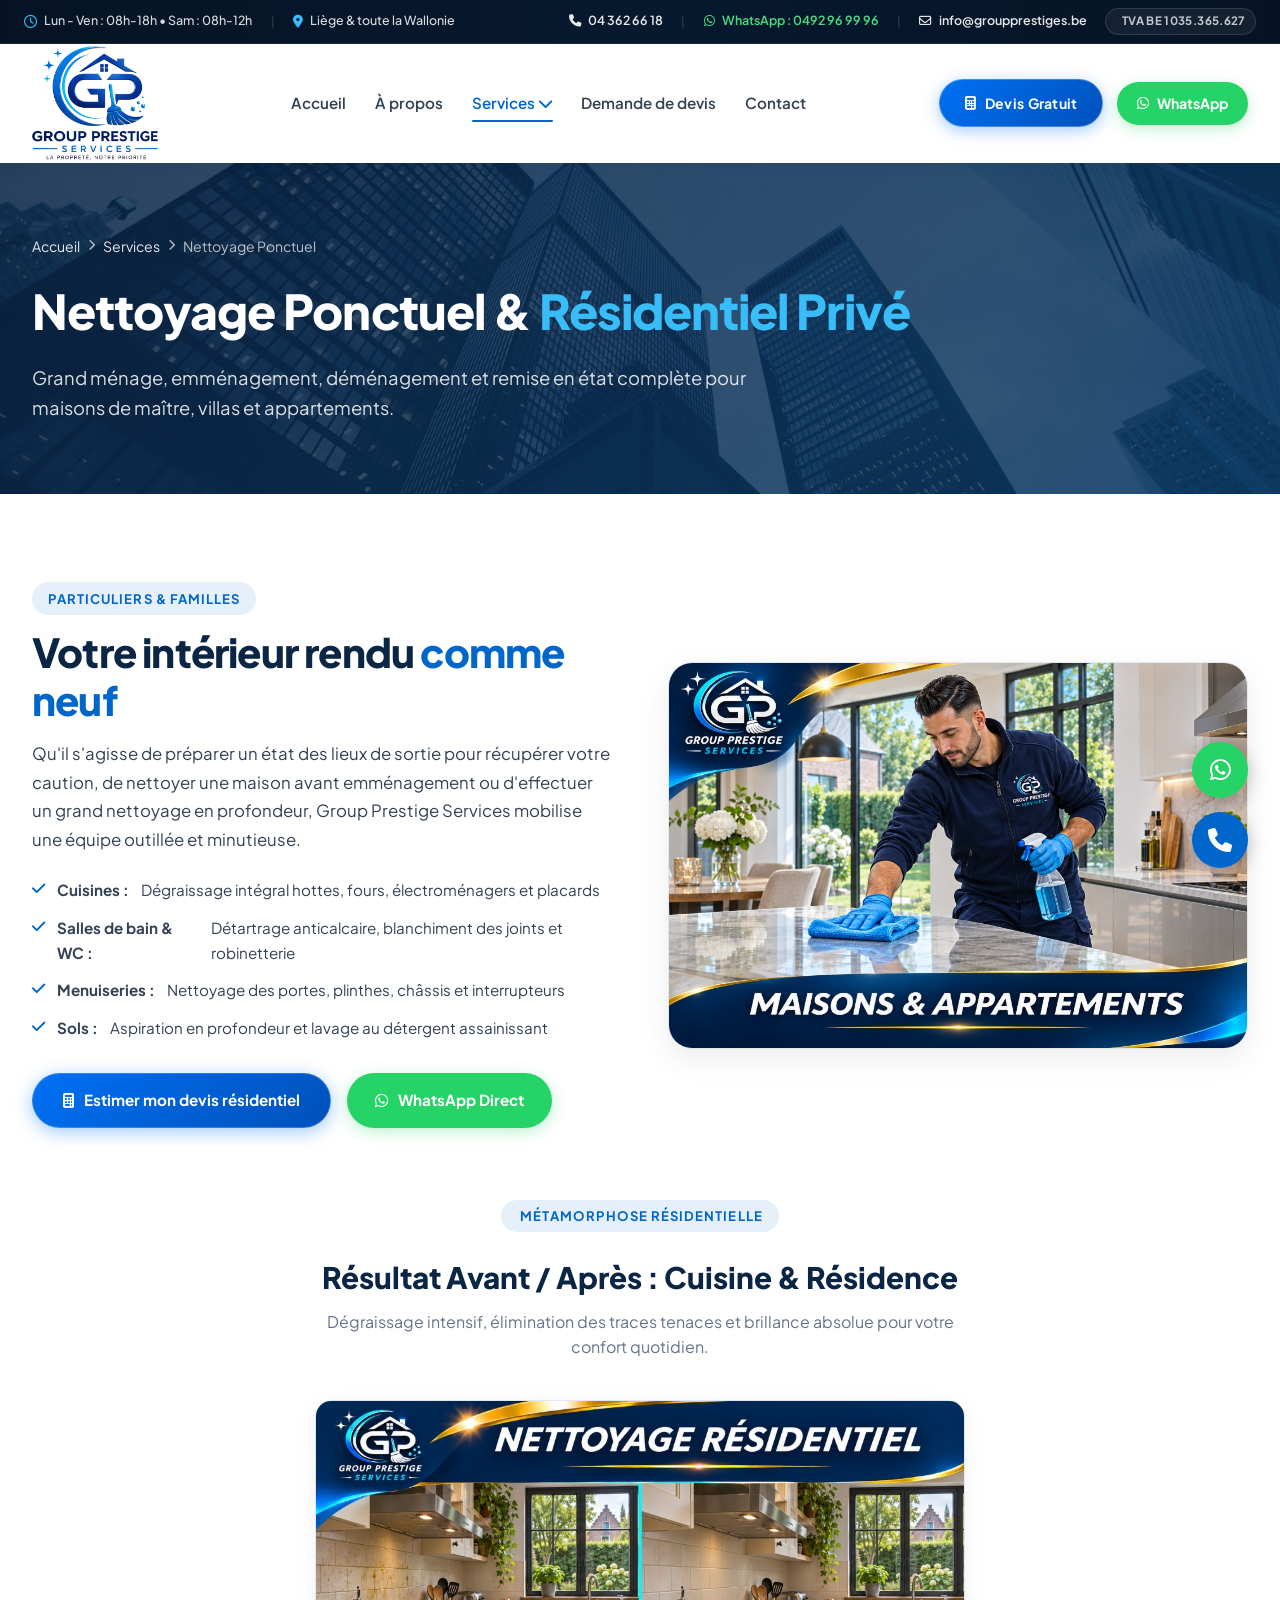
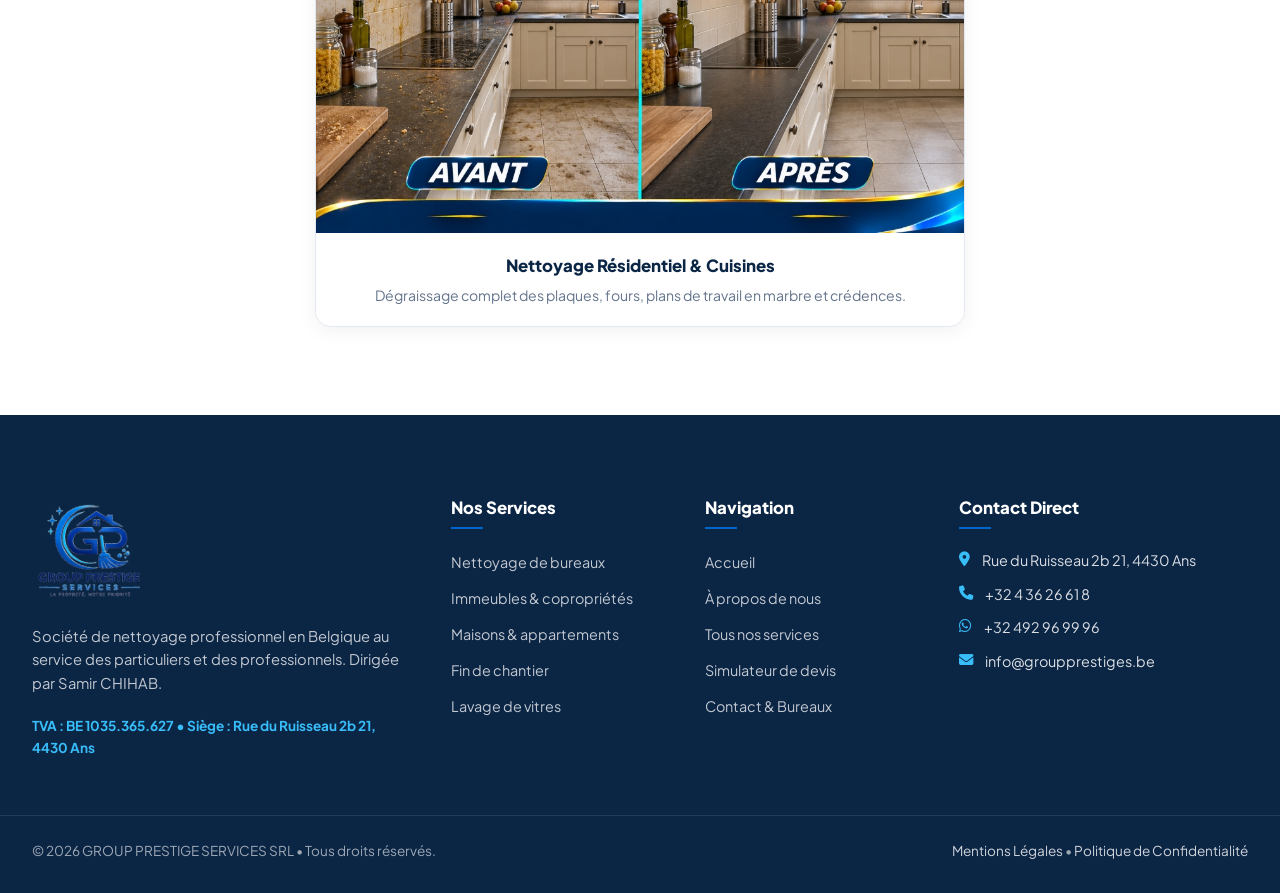
<file: services-nettoyage-ponctuel.html>
<!DOCTYPE html>
<html lang="fr-BE">
<head>
  <meta charset="UTF-8">
  <meta name="viewport" content="width=device-width, initial-scale=1.0">
  <title>Nettoyage Ponctuel Résidentiel & Villas | Group Prestige Services Belgique</title>
  
  <meta name="description" content="Nettoyage résidentiel privé en Belgique. Grand ménage de printemps, remise en état avant ou après déménagement, villas et appartements. Devis gratuit sans engagement.">
  <link rel="canonical" href="https://groupprestiges.be/services-nettoyage-ponctuel.html">

  <link rel="icon" type="image/png" href="assets/images/logo-official-transparent.png">
  <link rel="preconnect" href="https://fonts.googleapis.com">
  <link rel="preconnect" href="https://fonts.gstatic.com" crossorigin>
  <link href="https://fonts.googleapis.com/css2?family=Plus+Jakarta+Sans:wght@300;400;500;600;700;800&display=swap" rel="stylesheet">
  <link rel="stylesheet" href="https://cdnjs.cloudflare.com/ajax/libs/font-awesome/6.5.1/css/all.min.css">
  <link rel="stylesheet" href="css/style.css">
</head>
<body>

    <!-- TOP BAR (Minimalist Luxury Corporate) -->
  <div class="top-header">
    <div class="top-header-inner">
      <div class="top-header-left">
        <span class="top-header-item">
          <i class="fa-regular fa-clock"></i>
          <span>Lun - Ven : 08h-18h &bull; Sam : 08h-12h</span>
        </span>
        <span class="top-header-divider">|</span>
        <span class="top-header-item">
          <i class="fa-solid fa-location-dot"></i>
          <span>Liège & toute la Wallonie</span>
        </span>
      </div>
      <div class="top-header-right">
        <a href="tel:+3243626618" class="top-header-link">
          <i class="fa-solid fa-phone"></i>
          <span>04 362 66 18</span>
        </a>
        <span class="top-header-divider">|</span>
        <a href="https://wa.me/32492969996" target="_blank" rel="noopener" class="top-header-link top-header-wa">
          <i class="fa-brands fa-whatsapp"></i>
          <span>WhatsApp : 0492 96 99 96</span>
        </a>
        <span class="top-header-divider">|</span>
        <a href="mailto:info@groupprestiges.be" class="top-header-link">
          <i class="fa-regular fa-envelope"></i>
          <span>info@groupprestiges.be</span>
        </a>
        <span class="top-header-tax-pill">
          <i class="fa-solid fa-shield-check"></i> TVA BE 1035.365.627
        </span>
      </div>
    </div>
  </div>

  <!-- MAIN NAVIGATION (Clean Logo Only) -->
  <div class="mobile-nav-backdrop" id="mobileNavBackdrop"></div>
  <header class="main-navbar">
    <div class="navbar-container">
      <a href="index.html" class="brand-link" aria-label="Group Prestige Services">
        <img src="assets/images/logo-header.png" alt="Group Prestige Services Logo" class="brand-logo-img">
      </a>

      <nav class="nav-menu" id="navMenu">
        <!-- Mobile Drawer Header -->
        <div class="drawer-header">
          <img src="assets/images/logo-header.png" alt="Group Prestige Services" class="drawer-logo">
          <button class="drawer-close-btn" id="drawerCloseBtn" aria-label="Fermer le menu">
            <i class="fa-solid fa-xmark"></i>
          </button>
        </div>

        <!-- Links Container -->
        <div class="drawer-body">
          <div class="nav-item">
            <a href="index.html" class="nav-link">
              <i class="fa-solid fa-house drawer-icon"></i>
              <span>Accueil</span>
            </a>
          </div>
          <div class="nav-item">
            <a href="a-propos.html" class="nav-link">
              <i class="fa-solid fa-shield-halved drawer-icon"></i>
              <span>À propos</span>
            </a>
          </div>
          <div class="nav-item has-dropdown">
            <a href="services.html" class="nav-link nav-link-dropdown-toggle active">
              <i class="fa-solid fa-broom drawer-icon"></i>
              <span>Services</span>
              <i class="fa-solid fa-chevron-down dropdown-arrow"></i>
            </a>
            <div class="dropdown-menu">
              <a href="services-nettoyage-regulier.html" class="dropdown-link">
                <span class="dropdown-icon-box"><i class="fa-solid fa-building"></i></span>
                <span class="dropdown-text">
                  <strong>Nettoyage régulier</strong>
                  <small>Bureaux, Commerces & Copropriétés</small>
                </span>
              </a>
              <a href="services-nettoyage-ponctuel.html" class="dropdown-link">
                <span class="dropdown-icon-box"><i class="fa-solid fa-house"></i></span>
                <span class="dropdown-text">
                  <strong>Nettoyage ponctuel</strong>
                  <small>Résidences & Cuisines privées</small>
                </span>
              </a>
              <a href="services-nettoyage-specialise.html" class="dropdown-link">
                <span class="dropdown-icon-box"><i class="fa-solid fa-hard-hat"></i></span>
                <span class="dropdown-text">
                  <strong>Nettoyage spécialisé</strong>
                  <small>Chantier, Vitres & Sinistres</small>
                </span>
              </a>
              <a href="services.html" class="dropdown-link dropdown-link-all">
                <span class="dropdown-icon-box"><i class="fa-solid fa-list-check"></i></span>
                <span class="dropdown-text">
                  <strong>Tous nos services officiels</strong>
                  <small>Découvrir l'offre complète</small>
                </span>
              </a>
            </div>
          </div>
          <div class="nav-item">
            <a href="devis-gratuit.html" class="nav-link">
              <i class="fa-solid fa-calculator drawer-icon"></i>
              <span>Demande de devis</span>
            </a>
          </div>
          <div class="nav-item">
            <a href="contact.html" class="nav-link">
              <i class="fa-solid fa-envelope-open-text drawer-icon"></i>
              <span>Contact</span>
            </a>
          </div>
        </div>

        <!-- Mobile Drawer Footer -->
        <div class="drawer-footer">
          <div class="drawer-cta-group">
            <a href="devis-gratuit.html" class="drawer-btn-cta-primary">
              <i class="fa-solid fa-calculator"></i>
              <span>Estimer mon Devis Gratuit</span>
            </a>
            <a href="https://wa.me/32492969996" target="_blank" class="drawer-btn-cta-whatsapp">
              <i class="fa-brands fa-whatsapp"></i>
              <span>WhatsApp Direct : 0492 96 99 96</span>
            </a>
          </div>
          <div class="drawer-contact-direct">
            <a href="tel:+3243626618" class="drawer-phone-item">
              <i class="fa-solid fa-phone"></i>
              <span>04 362 66 18</span>
            </a>
            <span class="drawer-hours">Lun - Ven : 08h - 18h | Sam : 08h - 12h | Dim : Fermé</span>
          </div>
          <div class="drawer-badge-tag">
            <i class="fa-solid fa-shield-check"></i> Entreprise déclarée & assurée • Liège & Wallonie
          </div>
        </div>
      </nav>

      <div class="navbar-actions">
        <a href="devis-gratuit.html" class="btn-cta-orange">
          <i class="fa-solid fa-calculator"></i>
          <span>Devis Gratuit</span>
        </a>
        <a href="https://wa.me/32492969996" target="_blank" class="btn-cta-whatsapp">
          <i class="fa-brands fa-whatsapp"></i>
          <span>WhatsApp</span>
        </a>
      </div>

      <button class="mobile-toggle" aria-label="Menu Mobile">
        <i class="fa-solid fa-bars"></i>
      </button>
    </div>
  </header>

  <!-- PAGE HERO -->
  <section class="page-hero">
    <div class="page-hero-overlay"></div>
    <div class="page-hero-container">
      <div class="breadcrumb-nav">
        <a href="index.html">Accueil</a>
        <i class="fa-solid fa-chevron-right" style="font-size: 0.7rem;"></i>
        <a href="services.html">Services</a>
        <i class="fa-solid fa-chevron-right" style="font-size: 0.7rem;"></i>
        <span>Nettoyage Ponctuel</span>
      </div>
      <h1 class="page-hero-title">Nettoyage Ponctuel & <span>Résidentiel Privé</span></h1>
      <p class="page-hero-lead">
        Grand ménage, emménagement, déménagement et remise en état complète pour maisons de maître, villas et appartements.
      </p>
    </div>
  </section>

  <!-- CONTENT SECTION -->
  <section class="section">
    <div class="section-container">
      <div class="subpage-grid-2">
        <div>
          <span class="section-badge">Particuliers & Familles</span>
          <h2 class="section-title">Votre intérieur rendu <span>comme neuf</span></h2>
          <p style="color: var(--text-body); font-size: 1.05rem; line-height: 1.7; margin-bottom: 1.5rem;">
            Qu'il s'agisse de préparer un état des lieux de sortie pour récupérer votre caution, de nettoyer une maison avant emménagement ou d'effectuer un grand nettoyage en profondeur, Group Prestige Services mobilise une équipe outillée et minutieuse.
          </p>

          <ul class="subpage-feature-list">
            <li><i class="fa-solid fa-check"></i> <strong>Cuisines :</strong> Dégraissage intégral hottes, fours, électroménagers et placards</li>
            <li><i class="fa-solid fa-check"></i> <strong>Salles de bain & WC :</strong> Détartrage anticalcaire, blanchiment des joints et robinetterie</li>
            <li><i class="fa-solid fa-check"></i> <strong>Menuiseries :</strong> Nettoyage des portes, plinthes, châssis et interrupteurs</li>
            <li><i class="fa-solid fa-check"></i> <strong>Sols :</strong> Aspiration en profondeur et lavage au détergent assainissant</li>
          </ul>

          <div style="display: flex; gap: 1rem; flex-wrap: wrap; margin-top: 2rem;">
            <a href="devis-gratuit.html" class="btn btn-orange">
              <i class="fa-solid fa-calculator"></i> Estimer mon devis résidentiel
            </a>
            <a href="https://wa.me/32492969996?text=Bonjour,%20je%20souhaite%20un%20devis%20résidentiel." target="_blank" class="btn btn-whatsapp">
              <i class="fa-brands fa-whatsapp"></i> WhatsApp Direct
            </a>
          </div>
        </div>

        <div>
          <div class="subpage-img-frame">
            <img src="assets/images/service-maisons-appartements-gp.jpg" alt="Maison et appartement de standing nettoyé à neuf - Group Prestige Services">
          </div>
        </div>
      </div>

      <!-- Galerie Avant/Après Résidentiel -->
      <div style="margin-top: 4.5rem; text-align: center;">
        <span class="section-badge"><i class="fa-solid fa-sparkles"></i> Métamorphose Résidentielle</span>
        <h3 style="font-size: 1.85rem; font-weight: 800; color: var(--navy); margin-top: 0.5rem; margin-bottom: 0.5rem;">
          Résultat Avant / Après : Cuisine & Résidence
        </h3>
        <p style="color: var(--text-muted); max-width: 650px; margin: 0 auto 2.5rem;">
          Dégraissage intensif, élimination des traces tenaces et brillance absolue pour votre confort quotidien.
        </p>

        <div style="max-width: 650px; margin: 0 auto;">
          <div class="ba-card-item">
            <img src="assets/images/ba-card-residentiel.jpg" alt="Avant / Après Résidentiel et Cuisine Équipée" loading="lazy">
            <div class="ba-card-caption">
              <h4>Nettoyage Résidentiel & Cuisines</h4>
              <p>Dégraissage complet des plaques, fours, plans de travail en marbre et crédences.</p>
            </div>
          </div>
        </div>
      </div>
    </div>
  </section>

  <!-- FOOTER -->
  <footer class="corporate-footer">
    <div class="footer-inner-grid">
      <div class="footer-brand-box">
        <a href="index.html" class="brand-link" style="margin-bottom: 0.8rem;">
          <img src="assets/images/logo-official-transparent.png" alt="Group Prestige Services Logo" class="brand-logo-img">
          <div class="brand-text">
            <span class="brand-name" style="color: white;">GROUP <span style="color: #38bdf8;">PRESTIGE</span></span>
            <span class="brand-tagline" style="color: rgba(255,255,255,0.7);">LA PROPRETÉ, NOTRE PRIORITÉ</span>
          </div>
        </a>
        <p>Société de nettoyage professionnel en Belgique au service des particuliers et des professionnels. Dirigée par Samir CHIHAB.</p>
        <div style="margin-top: 1.25rem; font-size: 0.85rem; color: #38bdf8; font-weight: 700;">
          TVA : BE 1035.365.627 &bull; Siège : Rue du Ruisseau 2b 21, 4430 Ans
        </div>
      </div>

      <div class="footer-nav-col">
        <h4>Nos Services</h4>
        <ul>
          <li><a href="services-nettoyage-regulier.html">Nettoyage de bureaux</a></li>
          <li><a href="services-nettoyage-regulier.html">Immeubles & copropriétés</a></li>
          <li><a href="services-nettoyage-ponctuel.html">Maisons & appartements</a></li>
          <li><a href="services-nettoyage-specialise.html">Fin de chantier</a></li>
          <li><a href="services-nettoyage-specialise.html">Lavage de vitres</a></li>
        </ul>
      </div>

      <div class="footer-nav-col">
        <h4>Navigation</h4>
        <ul>
          <li><a href="index.html">Accueil</a></li>
          <li><a href="a-propos.html">À propos de nous</a></li>
          <li><a href="services.html">Tous nos services</a></li>
          <li><a href="devis-gratuit.html">Simulateur de devis</a></li>
          <li><a href="contact.html">Contact & Bureaux</a></li>
        </ul>
      </div>

      <div class="footer-nav-col">
        <h4>Contact Direct</h4>
        <ul class="footer-contact-details">
          <li><i class="fa-solid fa-location-dot"></i><span>Rue du Ruisseau 2b 21, 4430 Ans</span></li>
          <li><i class="fa-solid fa-phone"></i><span>+32 4 36 26 61 8</span></li>
          <li><i class="fa-brands fa-whatsapp"></i><span>+32 492 96 99 96</span></li>
          <li><i class="fa-solid fa-envelope"></i><span>info@groupprestiges.be</span></li>
        </ul>
      </div>
    </div>

    <div class="footer-bottom-bar">
      <div>&copy; 2026 GROUP PRESTIGE SERVICES SRL &bull; Tous droits réservés.</div>
      <div>
        <a href="mentions-legales.html">Mentions Légales</a> &bull; 
        <a href="politique-confidentialite.html">Politique de Confidentialité</a>
      </div>
    </div>
  </footer>

  <!-- FLOATING CTA BUTTONS -->
  <div class="floating-cta">
    <a href="https://wa.me/32492969996" target="_blank" class="float-btn float-whatsapp" aria-label="WhatsApp">
      <i class="fa-brands fa-whatsapp"></i>
    </a>
    <a href="tel:+3243626618" class="float-btn float-call" aria-label="Appeler">
      <i class="fa-solid fa-phone"></i>
    </a>
  </div>

  <script src="js/corporate.js"></script>
</body>
</html>
</file>
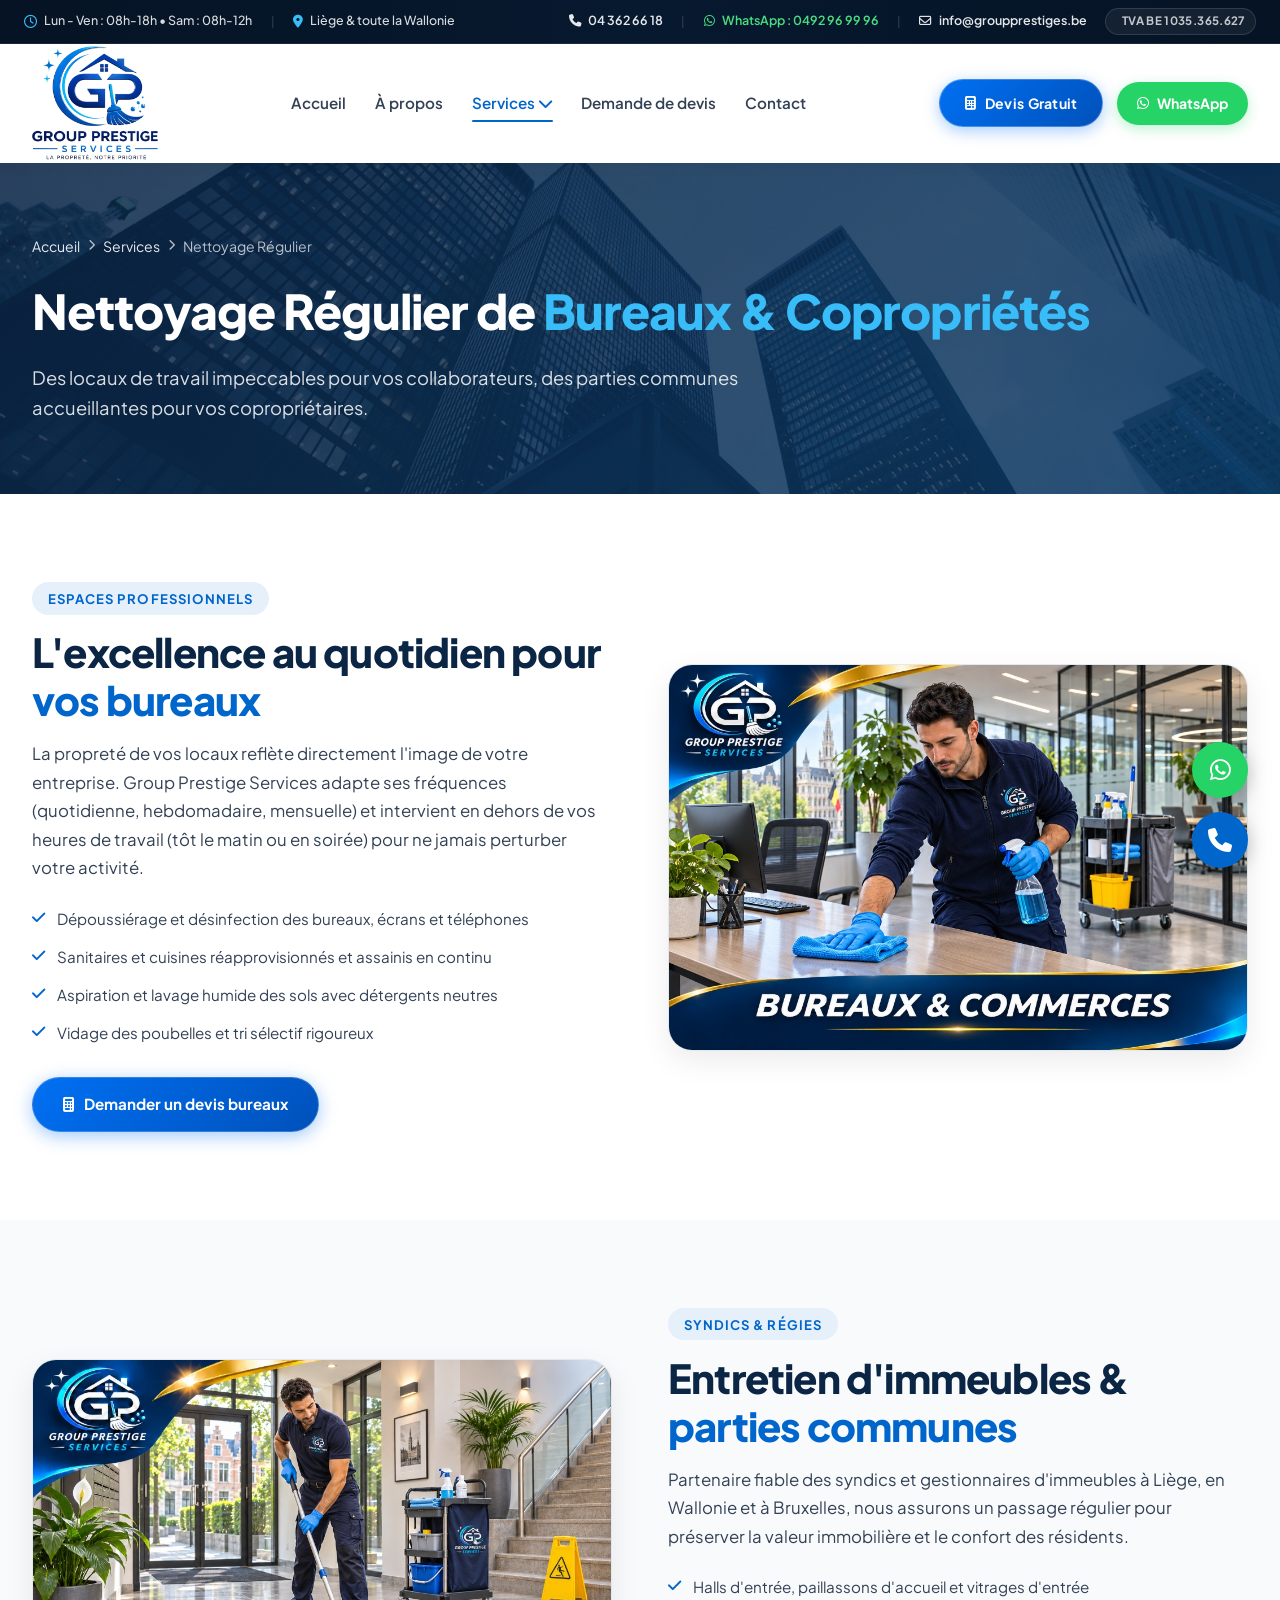
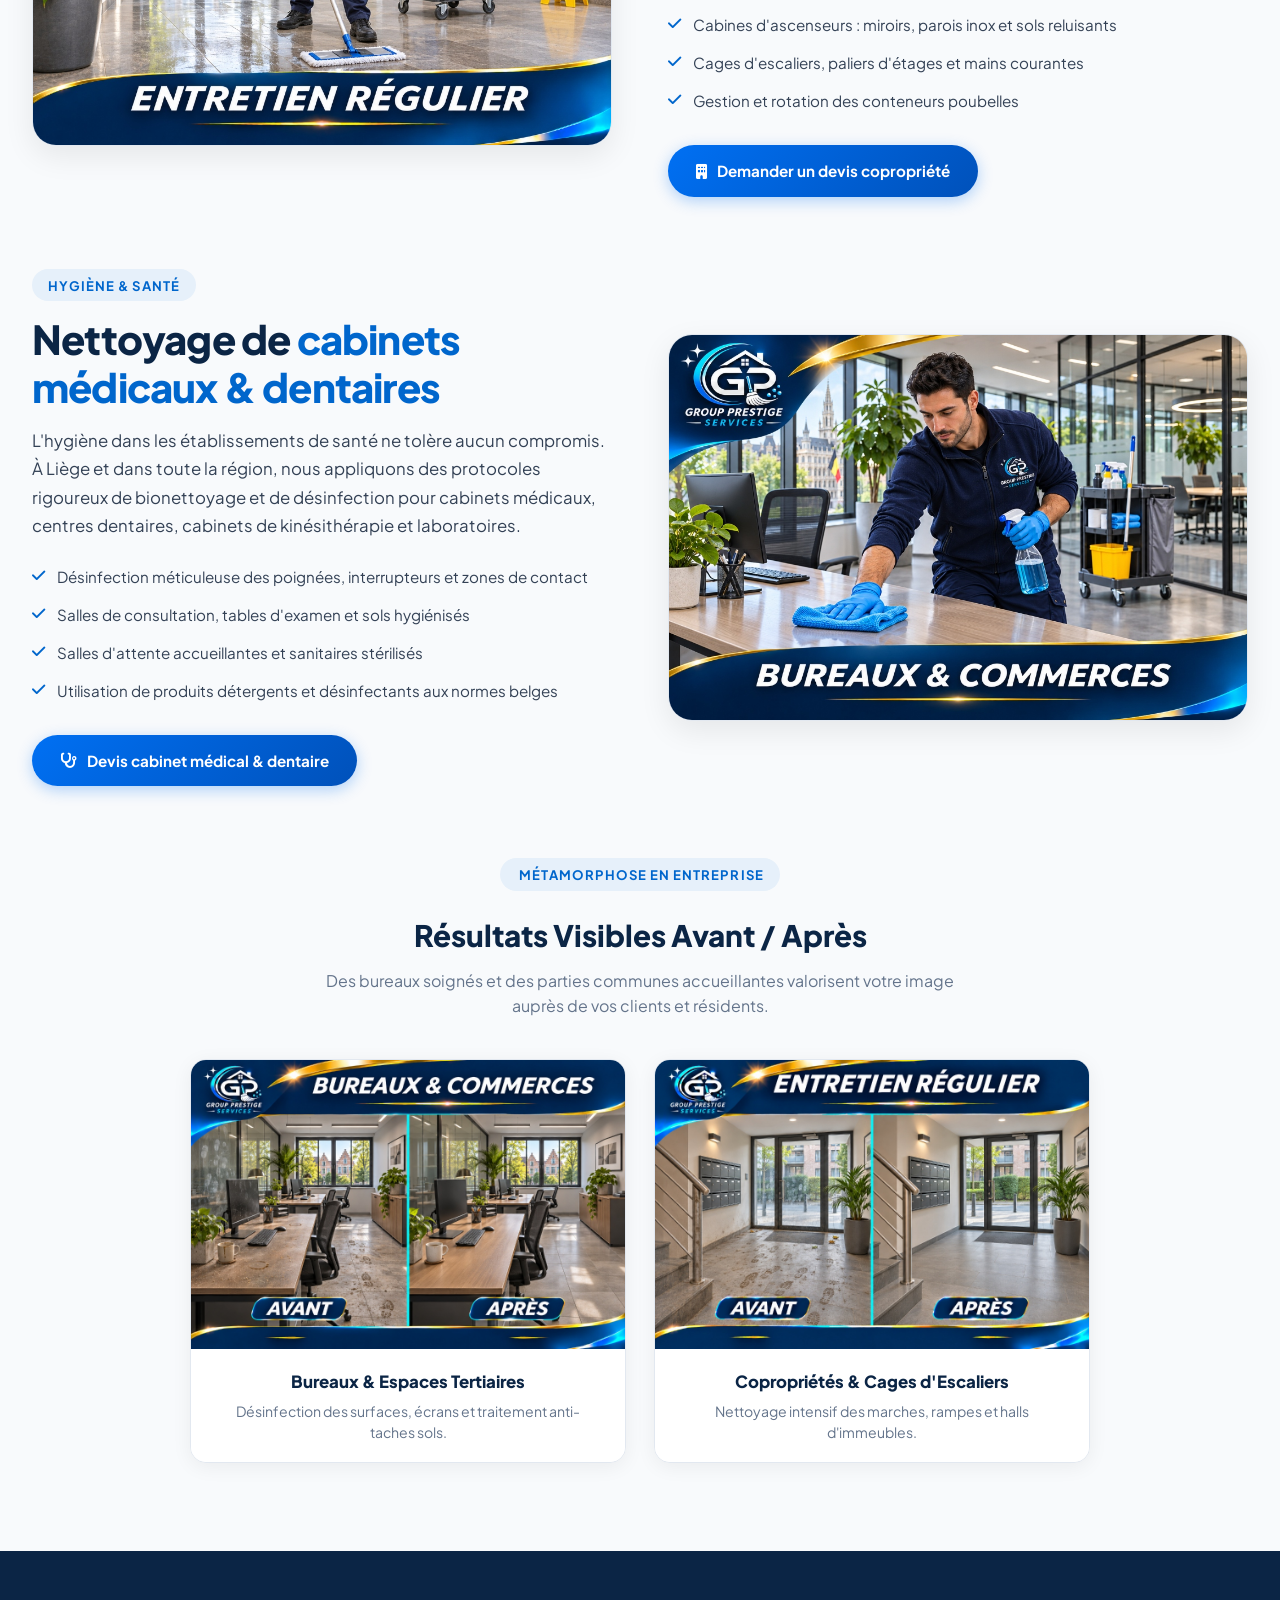
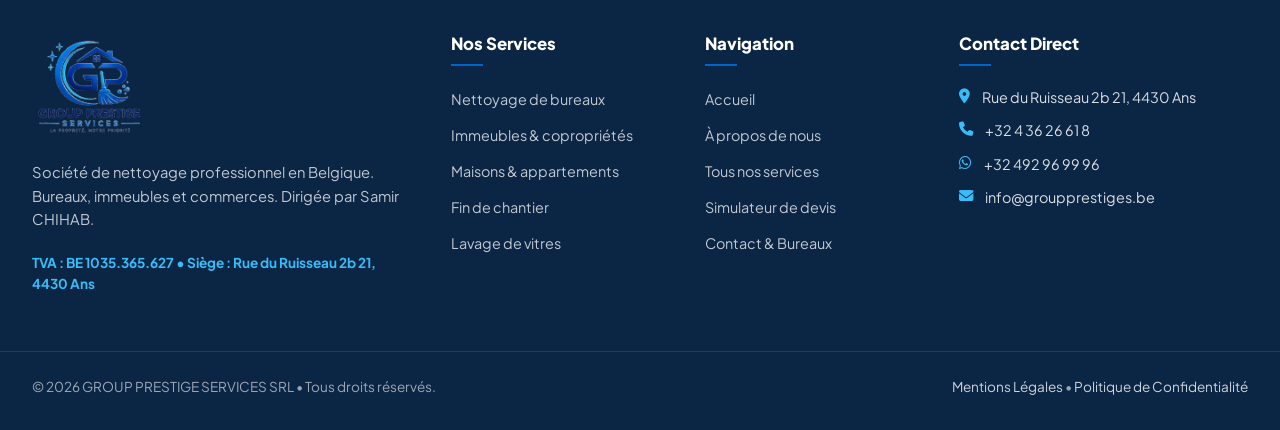
<file: services-nettoyage-regulier.html>
<!DOCTYPE html>
<html lang="fr-BE">
<head>
  <meta charset="UTF-8">
  <meta name="viewport" content="width=device-width, initial-scale=1.0">
  <title>Nettoyage Bureaux, Cabinets Médicaux & Copropriétés Liège | GROUP PRESTIGE SERVICES SRL</title>
  
  <meta name="description" content="Entretien régulier de bureaux, cabinets médicaux et dentaires, commerces et copropriétés à Ans et Liège par GROUP PRESTIGE SERVICES SRL. Devis gratuit sans engagement.">
  <link rel="canonical" href="https://groupprestiges.be/services-nettoyage-regulier.html">

  <link rel="icon" type="image/png" href="assets/images/logo-official-transparent.png">
  <link rel="preconnect" href="https://fonts.googleapis.com">
  <link rel="preconnect" href="https://fonts.gstatic.com" crossorigin>
  <link href="https://fonts.googleapis.com/css2?family=Plus+Jakarta+Sans:wght@300;400;500;600;700;800&display=swap" rel="stylesheet">
  <link rel="stylesheet" href="https://cdnjs.cloudflare.com/ajax/libs/font-awesome/6.5.1/css/all.min.css">
  <link rel="stylesheet" href="css/style.css">
</head>
<body>

    <!-- TOP BAR (Minimalist Luxury Corporate) -->
  <div class="top-header">
    <div class="top-header-inner">
      <div class="top-header-left">
        <span class="top-header-item">
          <i class="fa-regular fa-clock"></i>
          <span>Lun - Ven : 08h-18h &bull; Sam : 08h-12h</span>
        </span>
        <span class="top-header-divider">|</span>
        <span class="top-header-item">
          <i class="fa-solid fa-location-dot"></i>
          <span>Liège & toute la Wallonie</span>
        </span>
      </div>
      <div class="top-header-right">
        <a href="tel:+3243626618" class="top-header-link">
          <i class="fa-solid fa-phone"></i>
          <span>04 362 66 18</span>
        </a>
        <span class="top-header-divider">|</span>
        <a href="https://wa.me/32492969996" target="_blank" rel="noopener" class="top-header-link top-header-wa">
          <i class="fa-brands fa-whatsapp"></i>
          <span>WhatsApp : 0492 96 99 96</span>
        </a>
        <span class="top-header-divider">|</span>
        <a href="mailto:info@groupprestiges.be" class="top-header-link">
          <i class="fa-regular fa-envelope"></i>
          <span>info@groupprestiges.be</span>
        </a>
        <span class="top-header-tax-pill">
          <i class="fa-solid fa-shield-check"></i> TVA BE 1035.365.627
        </span>
      </div>
    </div>
  </div>

  <!-- MAIN NAVIGATION (Clean Logo Only) -->
  <div class="mobile-nav-backdrop" id="mobileNavBackdrop"></div>
  <header class="main-navbar">
    <div class="navbar-container">
      <a href="index.html" class="brand-link" aria-label="Group Prestige Services">
        <img src="assets/images/logo-header.png" alt="Group Prestige Services Logo" class="brand-logo-img">
      </a>

      <nav class="nav-menu" id="navMenu">
        <!-- Mobile Drawer Header -->
        <div class="drawer-header">
          <img src="assets/images/logo-header.png" alt="Group Prestige Services" class="drawer-logo">
          <button class="drawer-close-btn" id="drawerCloseBtn" aria-label="Fermer le menu">
            <i class="fa-solid fa-xmark"></i>
          </button>
        </div>

        <!-- Links Container -->
        <div class="drawer-body">
          <div class="nav-item">
            <a href="index.html" class="nav-link">
              <i class="fa-solid fa-house drawer-icon"></i>
              <span>Accueil</span>
            </a>
          </div>
          <div class="nav-item">
            <a href="a-propos.html" class="nav-link">
              <i class="fa-solid fa-shield-halved drawer-icon"></i>
              <span>À propos</span>
            </a>
          </div>
          <div class="nav-item has-dropdown">
            <a href="services.html" class="nav-link nav-link-dropdown-toggle active">
              <i class="fa-solid fa-broom drawer-icon"></i>
              <span>Services</span>
              <i class="fa-solid fa-chevron-down dropdown-arrow"></i>
            </a>
            <div class="dropdown-menu">
              <a href="services-nettoyage-regulier.html" class="dropdown-link">
                <span class="dropdown-icon-box"><i class="fa-solid fa-building"></i></span>
                <span class="dropdown-text">
                  <strong>Nettoyage régulier</strong>
                  <small>Bureaux, Commerces & Copropriétés</small>
                </span>
              </a>
              <a href="services-nettoyage-ponctuel.html" class="dropdown-link">
                <span class="dropdown-icon-box"><i class="fa-solid fa-house"></i></span>
                <span class="dropdown-text">
                  <strong>Nettoyage ponctuel</strong>
                  <small>Résidences & Cuisines privées</small>
                </span>
              </a>
              <a href="services-nettoyage-specialise.html" class="dropdown-link">
                <span class="dropdown-icon-box"><i class="fa-solid fa-hard-hat"></i></span>
                <span class="dropdown-text">
                  <strong>Nettoyage spécialisé</strong>
                  <small>Chantier, Vitres & Sinistres</small>
                </span>
              </a>
              <a href="services.html" class="dropdown-link dropdown-link-all">
                <span class="dropdown-icon-box"><i class="fa-solid fa-list-check"></i></span>
                <span class="dropdown-text">
                  <strong>Tous nos services officiels</strong>
                  <small>Découvrir l'offre complète</small>
                </span>
              </a>
            </div>
          </div>
          <div class="nav-item">
            <a href="devis-gratuit.html" class="nav-link">
              <i class="fa-solid fa-calculator drawer-icon"></i>
              <span>Demande de devis</span>
            </a>
          </div>
          <div class="nav-item">
            <a href="contact.html" class="nav-link">
              <i class="fa-solid fa-envelope-open-text drawer-icon"></i>
              <span>Contact</span>
            </a>
          </div>
        </div>

        <!-- Mobile Drawer Footer -->
        <div class="drawer-footer">
          <div class="drawer-cta-group">
            <a href="devis-gratuit.html" class="drawer-btn-cta-primary">
              <i class="fa-solid fa-calculator"></i>
              <span>Estimer mon Devis Gratuit</span>
            </a>
            <a href="https://wa.me/32492969996" target="_blank" class="drawer-btn-cta-whatsapp">
              <i class="fa-brands fa-whatsapp"></i>
              <span>WhatsApp Direct : 0492 96 99 96</span>
            </a>
          </div>
          <div class="drawer-contact-direct">
            <a href="tel:+3243626618" class="drawer-phone-item">
              <i class="fa-solid fa-phone"></i>
              <span>04 362 66 18</span>
            </a>
            <span class="drawer-hours">Lun - Ven : 08h - 18h | Sam : 08h - 12h | Dim : Fermé</span>
          </div>
          <div class="drawer-badge-tag">
            <i class="fa-solid fa-shield-check"></i> Entreprise déclarée & assurée • Liège & Wallonie
          </div>
        </div>
      </nav>

      <div class="navbar-actions">
        <a href="devis-gratuit.html" class="btn-cta-orange">
          <i class="fa-solid fa-calculator"></i>
          <span>Devis Gratuit</span>
        </a>
        <a href="https://wa.me/32492969996" target="_blank" class="btn-cta-whatsapp">
          <i class="fa-brands fa-whatsapp"></i>
          <span>WhatsApp</span>
        </a>
      </div>

      <button class="mobile-toggle" aria-label="Menu Mobile">
        <i class="fa-solid fa-bars"></i>
      </button>
    </div>
  </header>

  <!-- PAGE HERO -->
  <section class="page-hero">
    <div class="page-hero-overlay"></div>
    <div class="page-hero-container">
      <div class="breadcrumb-nav">
        <a href="index.html">Accueil</a>
        <i class="fa-solid fa-chevron-right" style="font-size: 0.7rem;"></i>
        <a href="services.html">Services</a>
        <i class="fa-solid fa-chevron-right" style="font-size: 0.7rem;"></i>
        <span>Nettoyage Régulier</span>
      </div>
      <h1 class="page-hero-title">Nettoyage Régulier de <span>Bureaux & Copropriétés</span></h1>
      <p class="page-hero-lead">
        Des locaux de travail impeccables pour vos collaborateurs, des parties communes accueillantes pour vos copropriétaires.
      </p>
    </div>
  </section>

  <!-- CONTENT 1: BUREAUX -->
  <section class="section">
    <div class="section-container">
      <div class="subpage-grid-2">
        <div>
          <span class="section-badge">Espaces Professionnels</span>
          <h2 class="section-title">L'excellence au quotidien pour <span>vos bureaux</span></h2>
          <p style="color: var(--text-body); font-size: 1.05rem; line-height: 1.7; margin-bottom: 1.5rem;">
            La propreté de vos locaux reflète directement l'image de votre entreprise. Group Prestige Services adapte ses fréquences (quotidienne, hebdomadaire, mensuelle) et intervient en dehors de vos heures de travail (tôt le matin ou en soirée) pour ne jamais perturber votre activité.
          </p>

          <ul class="subpage-feature-list">
            <li><i class="fa-solid fa-check"></i> Dépoussiérage et désinfection des bureaux, écrans et téléphones</li>
            <li><i class="fa-solid fa-check"></i> Sanitaires et cuisines réapprovisionnés et assainis en continu</li>
            <li><i class="fa-solid fa-check"></i> Aspiration et lavage humide des sols avec détergents neutres</li>
            <li><i class="fa-solid fa-check"></i> Vidage des poubelles et tri sélectif rigoureux</li>
          </ul>

          <a href="devis-gratuit.html" class="btn btn-orange">
            <i class="fa-solid fa-calculator"></i> Demander un devis bureaux
          </a>
        </div>

        <div>
          <div class="subpage-img-frame">
            <img src="assets/images/service-bureaux-commerces-gp.jpg" alt="Nettoyage bureaux entreprise en Belgique - Group Prestige Services">
          </div>
        </div>
      </div>
    </div>
  </section>

  <!-- CONTENT 2: COPROPRIÉTÉS -->
  <section class="section section-bg-light">
    <div class="section-container">
      <div class="subpage-grid-2">
        <div>
          <div class="subpage-img-frame">
            <img src="assets/images/service-entretien-regulier-gp.jpg" alt="Entretien copropriété et cages d'escaliers - Group Prestige Services">
          </div>
        </div>

        <div>
          <span class="section-badge">Syndics & Régies</span>
          <h2 class="section-title">Entretien d'immeubles & <span>parties communes</span></h2>
          <p style="color: var(--text-body); font-size: 1.05rem; line-height: 1.7; margin-bottom: 1.5rem;">
            Partenaire fiable des syndics et gestionnaires d'immeubles à Liège, en Wallonie et à Bruxelles, nous assurons un passage régulier pour préserver la valeur immobilière et le confort des résidents.
          </p>

          <ul class="subpage-feature-list">
            <li><i class="fa-solid fa-check"></i> Halls d'entrée, paillassons d'accueil et vitrages d'entrée</li>
            <li><i class="fa-solid fa-check"></i> Cabines d'ascenseurs : miroirs, parois inox et sols reluisants</li>
            <li><i class="fa-solid fa-check"></i> Cages d'escaliers, paliers d'étages et mains courantes</li>
            <li><i class="fa-solid fa-check"></i> Gestion et rotation des conteneurs poubelles</li>
          </ul>

          <a href="devis-gratuit.html" class="btn btn-primary">
            <i class="fa-solid fa-building"></i> Demander un devis copropriété
          </a>
        </div>
      </div>


      <!-- Cabinets Médicaux & Dentaires -->
      <div class="subpage-grid-2" style="margin-top: 4.5rem;">
        <div>
          <span class="section-badge">Hygiène & Santé</span>
          <h2 class="section-title">Nettoyage de <span>cabinets médicaux & dentaires</span></h2>
          <p style="color: var(--text-body); font-size: 1.05rem; line-height: 1.7; margin-bottom: 1.5rem;">
            L'hygiène dans les établissements de santé ne tolère aucun compromis. À Liège et dans toute la région, nous appliquons des protocoles rigoureux de bionettoyage et de désinfection pour cabinets médicaux, centres dentaires, cabinets de kinésithérapie et laboratoires.
          </p>

          <ul class="subpage-feature-list">
            <li><i class="fa-solid fa-check"></i> Désinfection méticuleuse des poignées, interrupteurs et zones de contact</li>
            <li><i class="fa-solid fa-check"></i> Salles de consultation, tables d'examen et sols hygiénisés</li>
            <li><i class="fa-solid fa-check"></i> Salles d'attente accueillantes et sanitaires stérilisés</li>
            <li><i class="fa-solid fa-check"></i> Utilisation de produits détergents et désinfectants aux normes belges</li>
          </ul>

          <a href="devis-gratuit.html" class="btn btn-primary">
            <i class="fa-solid fa-stethoscope"></i> Devis cabinet médical & dentaire
          </a>
        </div>

        <div>
          <div class="subpage-img-frame">
            <img src="assets/images/service-bureaux-commerces-gp.jpg" alt="Nettoyage cabinet médical et dentaire Liège - Group Prestige">
          </div>
        </div>
      </div>

      <!-- Galerie Avant/Après Régulier -->
      <div style="margin-top: 4.5rem; text-align: center;">
        <span class="section-badge"><i class="fa-solid fa-sparkles"></i> Métamorphose en Entreprise</span>
        <h3 style="font-size: 1.85rem; font-weight: 800; color: var(--navy); margin-top: 0.5rem; margin-bottom: 0.5rem;">
          Résultats Visibles Avant / Après
        </h3>
        <p style="color: var(--text-muted); max-width: 650px; margin: 0 auto 2.5rem;">
          Des bureaux soignés et des parties communes accueillantes valorisent votre image auprès de vos clients et résidents.
        </p>

        <div class="ba-cards-gallery-grid" style="grid-template-columns: repeat(2, 1fr); max-width: 900px; margin: 0 auto;">
          <div class="ba-card-item">
            <img src="assets/images/ba-card-bureaux.jpg" alt="Avant / Après Bureaux et Open Spaces" loading="lazy">
            <div class="ba-card-caption">
              <h4>Bureaux & Espaces Tertiaires</h4>
              <p>Désinfection des surfaces, écrans et traitement anti-taches sols.</p>
            </div>
          </div>
          <div class="ba-card-item">
            <img src="assets/images/ba-card-copropriete.jpg" alt="Avant / Après Copropriétés et Cages d'Escaliers" loading="lazy">
            <div class="ba-card-caption">
              <h4>Copropriétés & Cages d'Escaliers</h4>
              <p>Nettoyage intensif des marches, rampes et halls d'immeubles.</p>
            </div>
          </div>
        </div>
      </div>
    </div>
  </section>

  <!-- FOOTER -->
  <footer class="corporate-footer">
    <div class="footer-inner-grid">
      <div class="footer-brand-box">
        <a href="index.html" class="brand-link" style="margin-bottom: 0.8rem;">
          <img src="assets/images/logo-official-transparent.png" alt="Group Prestige Services Logo" class="brand-logo-img">
          <div class="brand-text">
            <span class="brand-name" style="color: white;">GROUP <span style="color: #38bdf8;">PRESTIGE</span></span>
            <span class="brand-tagline" style="color: rgba(255,255,255,0.7);">LA PROPRETÉ, NOTRE PRIORITÉ</span>
          </div>
        </a>
        <p>Société de nettoyage professionnel en Belgique. Bureaux, immeubles et commerces. Dirigée par Samir CHIHAB.</p>
        <div style="margin-top: 1.25rem; font-size: 0.85rem; color: #38bdf8; font-weight: 700;">
          TVA : BE 1035.365.627 &bull; Siège : Rue du Ruisseau 2b 21, 4430 Ans
        </div>
      </div>

      <div class="footer-nav-col">
        <h4>Nos Services</h4>
        <ul>
          <li><a href="services-nettoyage-regulier.html">Nettoyage de bureaux</a></li>
          <li><a href="services-nettoyage-regulier.html">Immeubles & copropriétés</a></li>
          <li><a href="services-nettoyage-ponctuel.html">Maisons & appartements</a></li>
          <li><a href="services-nettoyage-specialise.html">Fin de chantier</a></li>
          <li><a href="services-nettoyage-specialise.html">Lavage de vitres</a></li>
        </ul>
      </div>

      <div class="footer-nav-col">
        <h4>Navigation</h4>
        <ul>
          <li><a href="index.html">Accueil</a></li>
          <li><a href="a-propos.html">À propos de nous</a></li>
          <li><a href="services.html">Tous nos services</a></li>
          <li><a href="devis-gratuit.html">Simulateur de devis</a></li>
          <li><a href="contact.html">Contact & Bureaux</a></li>
        </ul>
      </div>

      <div class="footer-nav-col">
        <h4>Contact Direct</h4>
        <ul class="footer-contact-details">
          <li><i class="fa-solid fa-location-dot"></i><span>Rue du Ruisseau 2b 21, 4430 Ans</span></li>
          <li><i class="fa-solid fa-phone"></i><span>+32 4 36 26 61 8</span></li>
          <li><i class="fa-brands fa-whatsapp"></i><span>+32 492 96 99 96</span></li>
          <li><i class="fa-solid fa-envelope"></i><span>info@groupprestiges.be</span></li>
        </ul>
      </div>
    </div>

    <div class="footer-bottom-bar">
      <div>&copy; 2026 GROUP PRESTIGE SERVICES SRL &bull; Tous droits réservés.</div>
      <div>
        <a href="mentions-legales.html">Mentions Légales</a> &bull; 
        <a href="politique-confidentialite.html">Politique de Confidentialité</a>
      </div>
    </div>
  </footer>

  <!-- FLOATING CTA BUTTONS -->
  <div class="floating-cta">
    <a href="https://wa.me/32492969996" target="_blank" class="float-btn float-whatsapp" aria-label="WhatsApp">
      <i class="fa-brands fa-whatsapp"></i>
    </a>
    <a href="tel:+3243626618" class="float-btn float-call" aria-label="Appeler">
      <i class="fa-solid fa-phone"></i>
    </a>
  </div>

  <script src="js/corporate.js"></script>
</body>
</html>
</file>
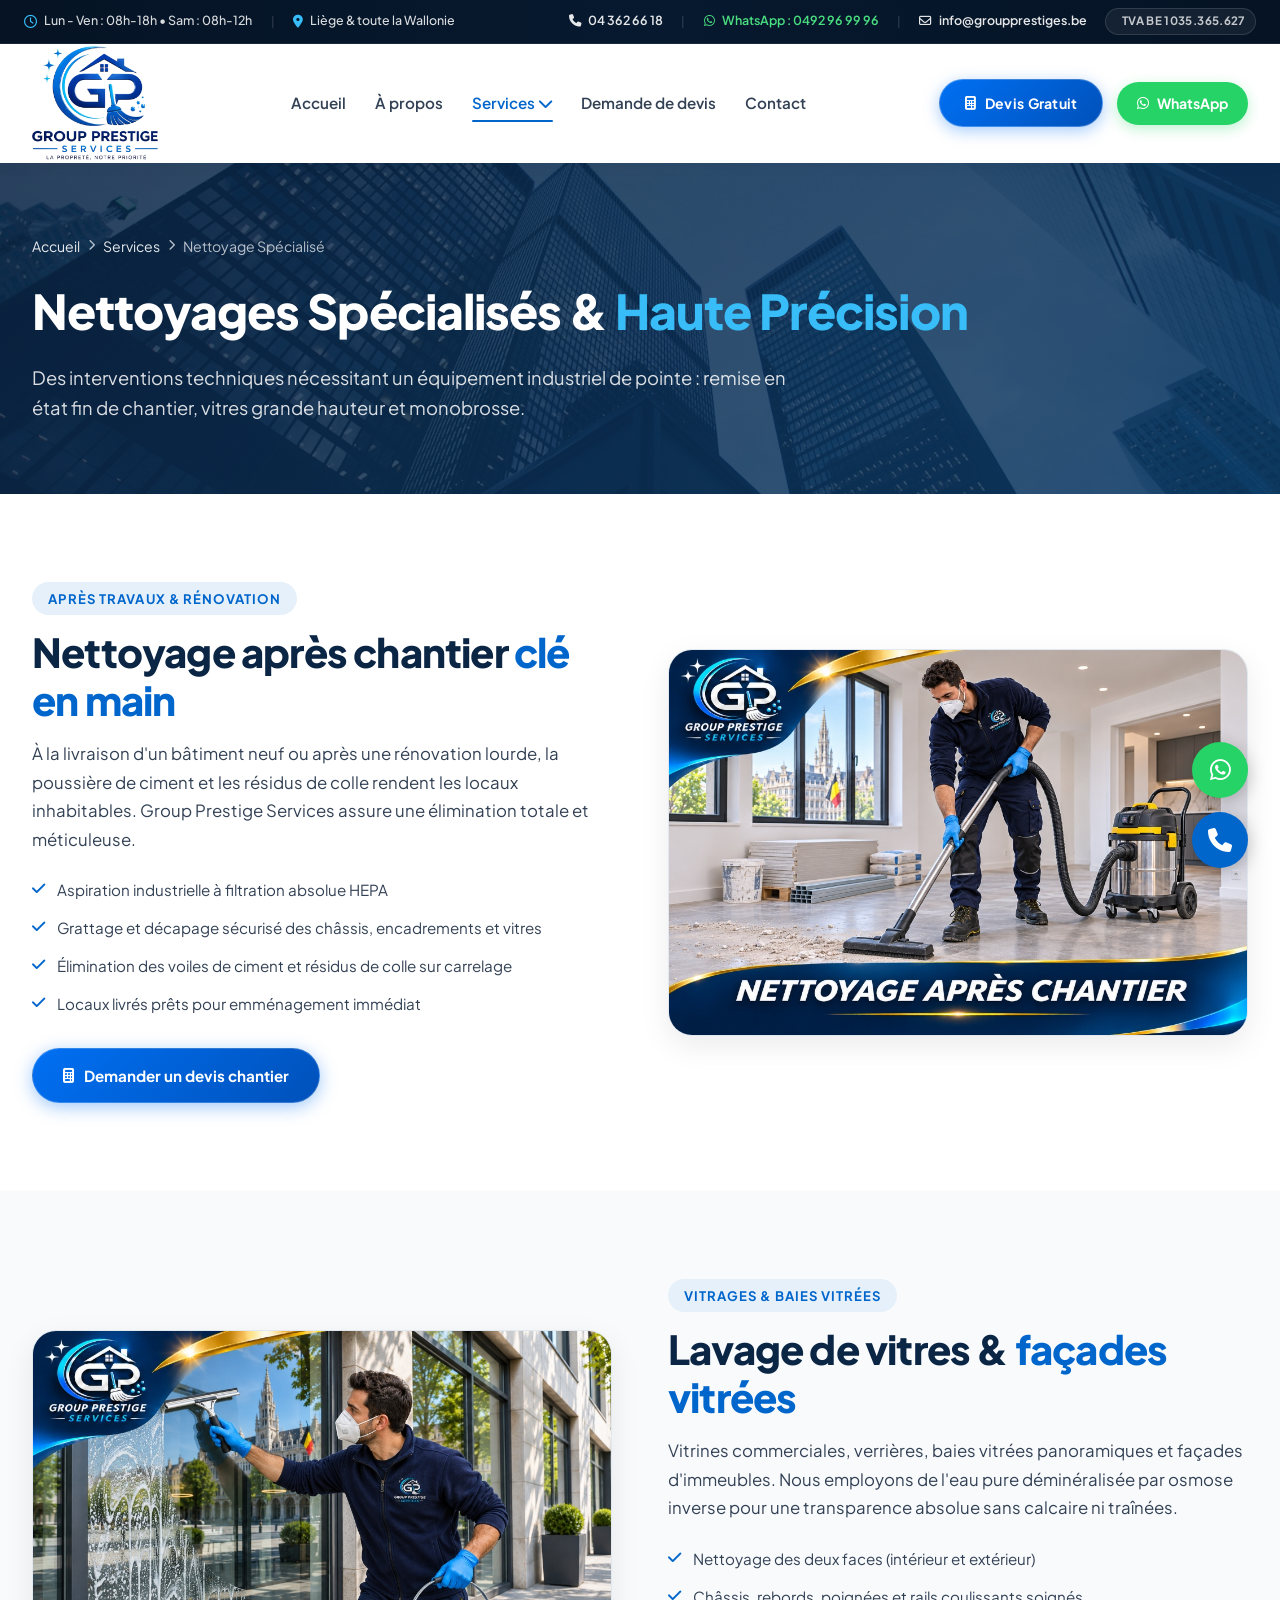
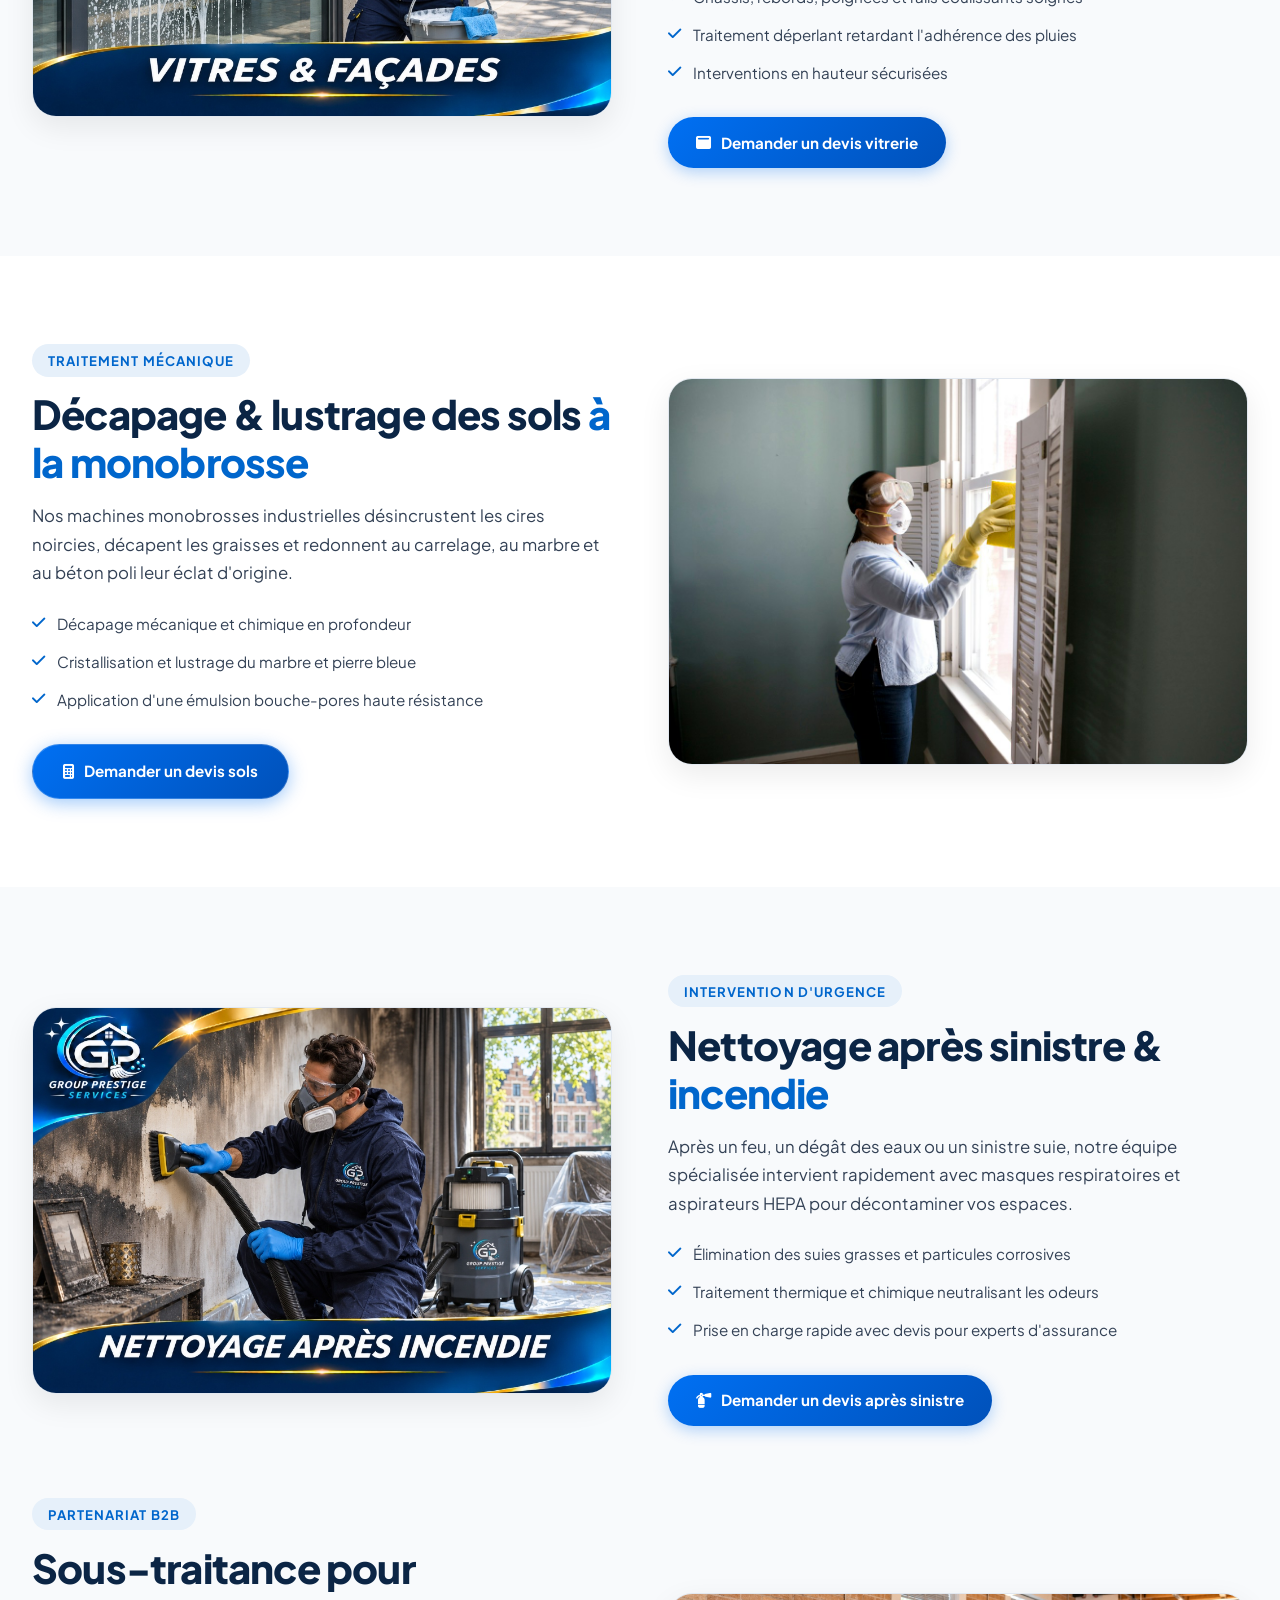
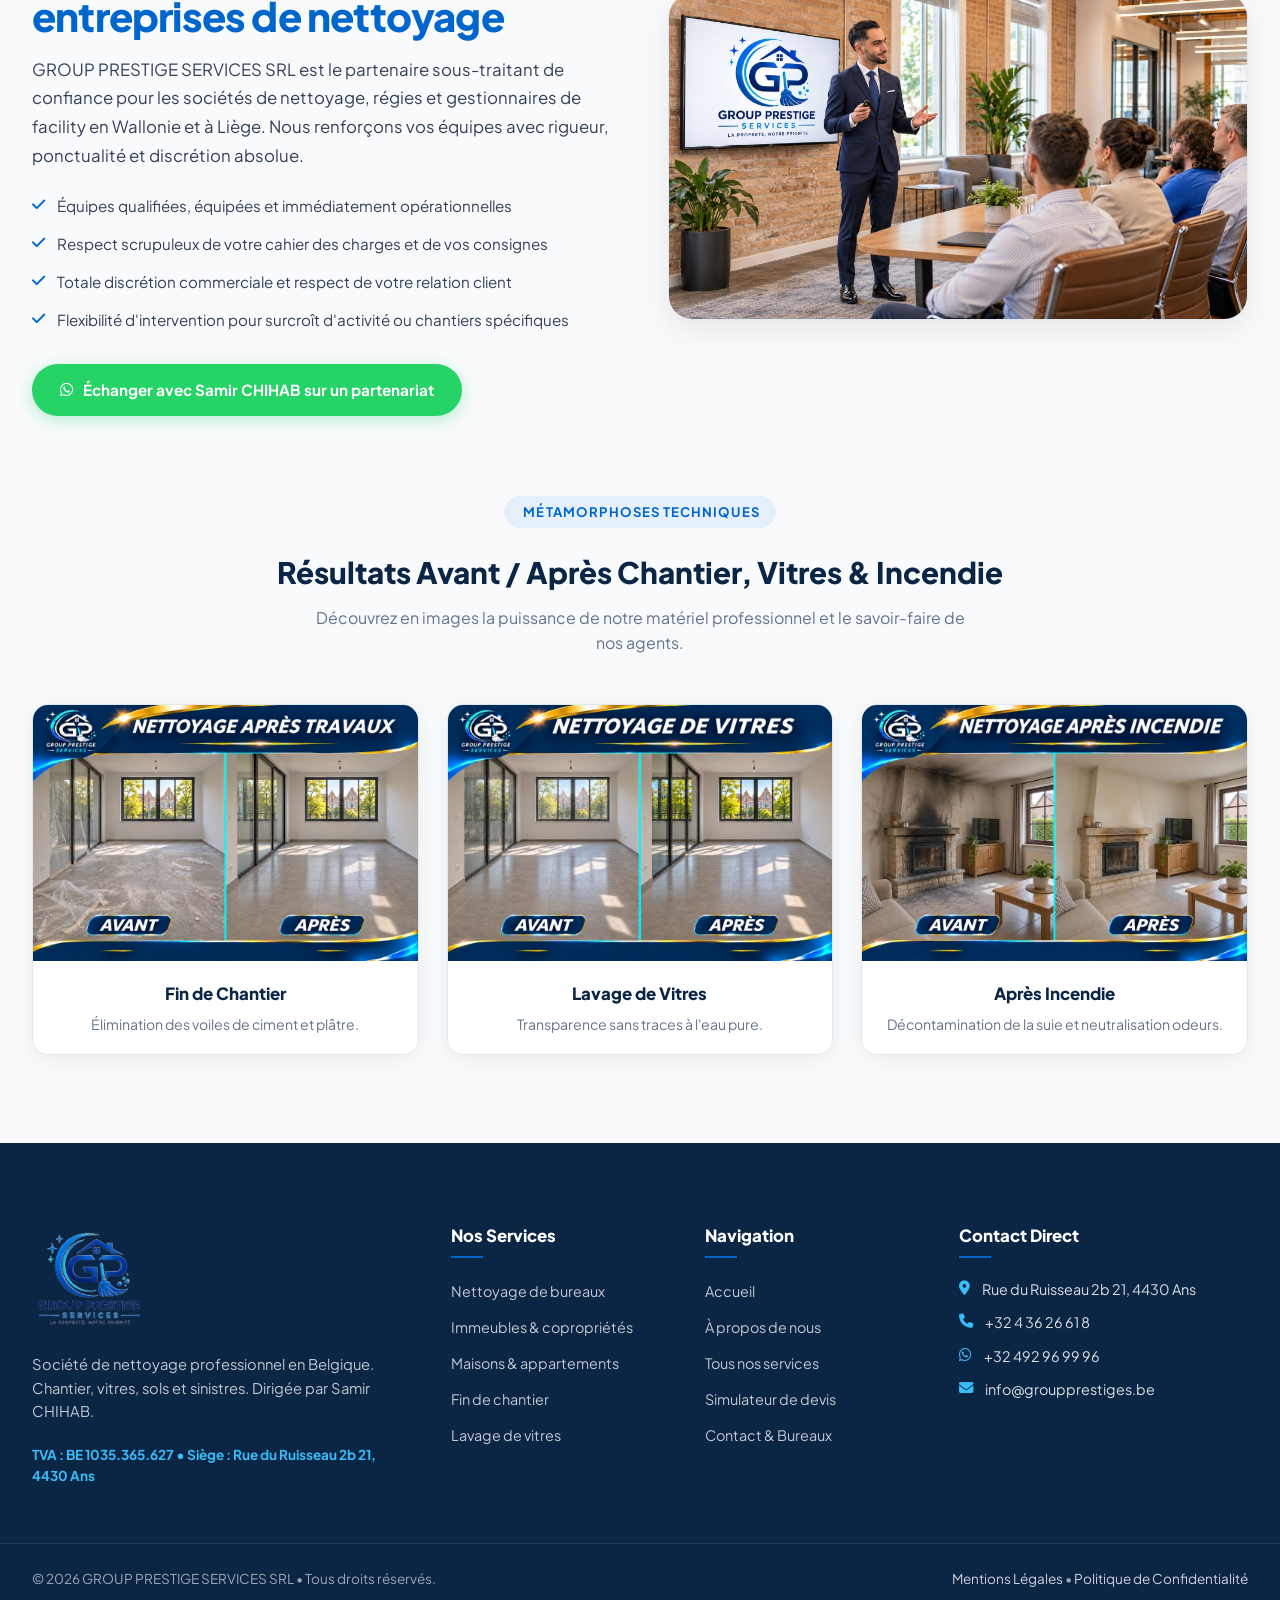
<file: services-nettoyage-specialise.html>
<!DOCTYPE html>
<html lang="fr-BE">
<head>
  <meta charset="UTF-8">
  <meta name="viewport" content="width=device-width, initial-scale=1.0">
  <title>Nettoyage Chantier, Vitres, Sinistres & Sous-traitance Liège | GROUP PRESTIGE SERVICES SRL</title>
  
  <meta name="description" content="Nettoyage spécialisé à Liège et en Belgique : fin de chantier, lavage de vitres et châssis, remise en état après sinistre et sous-traitance partenaire. GROUP PRESTIGE SERVICES SRL.">
  <link rel="canonical" href="https://groupprestiges.be/services-nettoyage-specialise.html">

  <link rel="icon" type="image/png" href="assets/images/logo-official-transparent.png">
  <link rel="preconnect" href="https://fonts.googleapis.com">
  <link rel="preconnect" href="https://fonts.gstatic.com" crossorigin>
  <link href="https://fonts.googleapis.com/css2?family=Plus+Jakarta+Sans:wght@300;400;500;600;700;800&display=swap" rel="stylesheet">
  <link rel="stylesheet" href="https://cdnjs.cloudflare.com/ajax/libs/font-awesome/6.5.1/css/all.min.css">
  <link rel="stylesheet" href="css/style.css">
</head>
<body>

    <!-- TOP BAR (Minimalist Luxury Corporate) -->
  <div class="top-header">
    <div class="top-header-inner">
      <div class="top-header-left">
        <span class="top-header-item">
          <i class="fa-regular fa-clock"></i>
          <span>Lun - Ven : 08h-18h &bull; Sam : 08h-12h</span>
        </span>
        <span class="top-header-divider">|</span>
        <span class="top-header-item">
          <i class="fa-solid fa-location-dot"></i>
          <span>Liège & toute la Wallonie</span>
        </span>
      </div>
      <div class="top-header-right">
        <a href="tel:+3243626618" class="top-header-link">
          <i class="fa-solid fa-phone"></i>
          <span>04 362 66 18</span>
        </a>
        <span class="top-header-divider">|</span>
        <a href="https://wa.me/32492969996" target="_blank" rel="noopener" class="top-header-link top-header-wa">
          <i class="fa-brands fa-whatsapp"></i>
          <span>WhatsApp : 0492 96 99 96</span>
        </a>
        <span class="top-header-divider">|</span>
        <a href="mailto:info@groupprestiges.be" class="top-header-link">
          <i class="fa-regular fa-envelope"></i>
          <span>info@groupprestiges.be</span>
        </a>
        <span class="top-header-tax-pill">
          <i class="fa-solid fa-shield-check"></i> TVA BE 1035.365.627
        </span>
      </div>
    </div>
  </div>

  <!-- MAIN NAVIGATION (Clean Logo Only) -->
  <div class="mobile-nav-backdrop" id="mobileNavBackdrop"></div>
  <header class="main-navbar">
    <div class="navbar-container">
      <a href="index.html" class="brand-link" aria-label="Group Prestige Services">
        <img src="assets/images/logo-header.png" alt="Group Prestige Services Logo" class="brand-logo-img">
      </a>

      <nav class="nav-menu" id="navMenu">
        <!-- Mobile Drawer Header -->
        <div class="drawer-header">
          <img src="assets/images/logo-header.png" alt="Group Prestige Services" class="drawer-logo">
          <button class="drawer-close-btn" id="drawerCloseBtn" aria-label="Fermer le menu">
            <i class="fa-solid fa-xmark"></i>
          </button>
        </div>

        <!-- Links Container -->
        <div class="drawer-body">
          <div class="nav-item">
            <a href="index.html" class="nav-link">
              <i class="fa-solid fa-house drawer-icon"></i>
              <span>Accueil</span>
            </a>
          </div>
          <div class="nav-item">
            <a href="a-propos.html" class="nav-link">
              <i class="fa-solid fa-shield-halved drawer-icon"></i>
              <span>À propos</span>
            </a>
          </div>
          <div class="nav-item has-dropdown">
            <a href="services.html" class="nav-link nav-link-dropdown-toggle active">
              <i class="fa-solid fa-broom drawer-icon"></i>
              <span>Services</span>
              <i class="fa-solid fa-chevron-down dropdown-arrow"></i>
            </a>
            <div class="dropdown-menu">
              <a href="services-nettoyage-regulier.html" class="dropdown-link">
                <span class="dropdown-icon-box"><i class="fa-solid fa-building"></i></span>
                <span class="dropdown-text">
                  <strong>Nettoyage régulier</strong>
                  <small>Bureaux, Commerces & Copropriétés</small>
                </span>
              </a>
              <a href="services-nettoyage-ponctuel.html" class="dropdown-link">
                <span class="dropdown-icon-box"><i class="fa-solid fa-house"></i></span>
                <span class="dropdown-text">
                  <strong>Nettoyage ponctuel</strong>
                  <small>Résidences & Cuisines privées</small>
                </span>
              </a>
              <a href="services-nettoyage-specialise.html" class="dropdown-link">
                <span class="dropdown-icon-box"><i class="fa-solid fa-hard-hat"></i></span>
                <span class="dropdown-text">
                  <strong>Nettoyage spécialisé</strong>
                  <small>Chantier, Vitres & Sinistres</small>
                </span>
              </a>
              <a href="services.html" class="dropdown-link dropdown-link-all">
                <span class="dropdown-icon-box"><i class="fa-solid fa-list-check"></i></span>
                <span class="dropdown-text">
                  <strong>Tous nos services officiels</strong>
                  <small>Découvrir l'offre complète</small>
                </span>
              </a>
            </div>
          </div>
          <div class="nav-item">
            <a href="devis-gratuit.html" class="nav-link">
              <i class="fa-solid fa-calculator drawer-icon"></i>
              <span>Demande de devis</span>
            </a>
          </div>
          <div class="nav-item">
            <a href="contact.html" class="nav-link">
              <i class="fa-solid fa-envelope-open-text drawer-icon"></i>
              <span>Contact</span>
            </a>
          </div>
        </div>

        <!-- Mobile Drawer Footer -->
        <div class="drawer-footer">
          <div class="drawer-cta-group">
            <a href="devis-gratuit.html" class="drawer-btn-cta-primary">
              <i class="fa-solid fa-calculator"></i>
              <span>Estimer mon Devis Gratuit</span>
            </a>
            <a href="https://wa.me/32492969996" target="_blank" class="drawer-btn-cta-whatsapp">
              <i class="fa-brands fa-whatsapp"></i>
              <span>WhatsApp Direct : 0492 96 99 96</span>
            </a>
          </div>
          <div class="drawer-contact-direct">
            <a href="tel:+3243626618" class="drawer-phone-item">
              <i class="fa-solid fa-phone"></i>
              <span>04 362 66 18</span>
            </a>
            <span class="drawer-hours">Lun - Ven : 08h - 18h | Sam : 08h - 12h | Dim : Fermé</span>
          </div>
          <div class="drawer-badge-tag">
            <i class="fa-solid fa-shield-check"></i> Entreprise déclarée & assurée • Liège & Wallonie
          </div>
        </div>
      </nav>

      <div class="navbar-actions">
        <a href="devis-gratuit.html" class="btn-cta-orange">
          <i class="fa-solid fa-calculator"></i>
          <span>Devis Gratuit</span>
        </a>
        <a href="https://wa.me/32492969996" target="_blank" class="btn-cta-whatsapp">
          <i class="fa-brands fa-whatsapp"></i>
          <span>WhatsApp</span>
        </a>
      </div>

      <button class="mobile-toggle" aria-label="Menu Mobile">
        <i class="fa-solid fa-bars"></i>
      </button>
    </div>
  </header>

  <!-- PAGE HERO -->
  <section class="page-hero">
    <div class="page-hero-overlay"></div>
    <div class="page-hero-container">
      <div class="breadcrumb-nav">
        <a href="index.html">Accueil</a>
        <i class="fa-solid fa-chevron-right" style="font-size: 0.7rem;"></i>
        <a href="services.html">Services</a>
        <i class="fa-solid fa-chevron-right" style="font-size: 0.7rem;"></i>
        <span>Nettoyage Spécialisé</span>
      </div>
      <h1 class="page-hero-title">Nettoyages Spécialisés & <span>Haute Précision</span></h1>
      <p class="page-hero-lead">
        Des interventions techniques nécessitant un équipement industriel de pointe : remise en état fin de chantier, vitres grande hauteur et monobrosse.
      </p>
    </div>
  </section>

  <!-- CONTENT 1: FIN DE CHANTIER -->
  <section class="section" id="chantier">
    <div class="section-container">
      <div class="subpage-grid-2">
        <div>
          <span class="section-badge">Après Travaux & Rénovation</span>
          <h2 class="section-title">Nettoyage après chantier <span>clé en main</span></h2>
          <p style="color: var(--text-body); font-size: 1.05rem; line-height: 1.7; margin-bottom: 1.5rem;">
            À la livraison d'un bâtiment neuf ou après une rénovation lourde, la poussière de ciment et les résidus de colle rendent les locaux inhabitables. Group Prestige Services assure une élimination totale et méticuleuse.
          </p>

          <ul class="subpage-feature-list">
            <li><i class="fa-solid fa-check"></i> Aspiration industrielle à filtration absolue HEPA</li>
            <li><i class="fa-solid fa-check"></i> Grattage et décapage sécurisé des châssis, encadrements et vitres</li>
            <li><i class="fa-solid fa-check"></i> Élimination des voiles de ciment et résidus de colle sur carrelage</li>
            <li><i class="fa-solid fa-check"></i> Locaux livrés prêts pour emménagement immédiat</li>
          </ul>

          <a href="devis-gratuit.html" class="btn btn-orange">
            <i class="fa-solid fa-calculator"></i> Demander un devis chantier
          </a>
        </div>

        <div>
          <div class="subpage-img-frame">
            <img src="assets/images/service-apres-chantier-gp.jpg" alt="Bâtiment impeccable après nettoyage chantier - Group Prestige Services">
          </div>
        </div>
      </div>
    </div>
  </section>

  <!-- CONTENT 2: LAVAGE DE VITRES -->
  <section class="section section-bg-light" id="vitres">
    <div class="section-container">
      <div class="subpage-grid-2">
        <div>
          <div class="subpage-img-frame">
            <img src="assets/images/service-vitres-facades-gp.jpg" alt="Lavage de vitres professionnel à l'eau pure - Group Prestige Services">
          </div>
        </div>

        <div>
          <span class="section-badge">Vitrages & Baies Vitrées</span>
          <h2 class="section-title">Lavage de vitres & <span>façades vitrées</span></h2>
          <p style="color: var(--text-body); font-size: 1.05rem; line-height: 1.7; margin-bottom: 1.5rem;">
            Vitrines commerciales, verrières, baies vitrées panoramiques et façades d'immeubles. Nous employons de l'eau pure déminéralisée par osmose inverse pour une transparence absolue sans calcaire ni traînées.
          </p>

          <ul class="subpage-feature-list">
            <li><i class="fa-solid fa-check"></i> Nettoyage des deux faces (intérieur et extérieur)</li>
            <li><i class="fa-solid fa-check"></i> Châssis, rebords, poignées et rails coulissants soignés</li>
            <li><i class="fa-solid fa-check"></i> Traitement déperlant retardant l'adhérence des pluies</li>
            <li><i class="fa-solid fa-check"></i> Interventions en hauteur sécurisées</li>
          </ul>

          <a href="devis-gratuit.html" class="btn btn-primary">
            <i class="fa-solid fa-window-maximize"></i> Demander un devis vitrerie
          </a>
        </div>
      </div>
    </div>
  </section>

  <!-- CONTENT 3: MONOBROSSE SOLS -->
  <section class="section" id="sols">
    <div class="section-container">
      <div class="subpage-grid-2">
        <div>
          <span class="section-badge">Traitement Mécanique</span>
          <h2 class="section-title">Décapage & lustrage des sols <span>à la monobrosse</span></h2>
          <p style="color: var(--text-body); font-size: 1.05rem; line-height: 1.7; margin-bottom: 1.5rem;">
            Nos machines monobrosses industrielles désincrustent les cires noircies, décapent les graisses et redonnent au carrelage, au marbre et au béton poli leur éclat d'origine.
          </p>

          <ul class="subpage-feature-list">
            <li><i class="fa-solid fa-check"></i> Décapage mécanique et chimique en profondeur</li>
            <li><i class="fa-solid fa-check"></i> Cristallisation et lustrage du marbre et pierre bleue</li>
            <li><i class="fa-solid fa-check"></i> Application d'une émulsion bouche-pores haute résistance</li>
          </ul>

          <a href="devis-gratuit.html" class="btn btn-orange">
            <i class="fa-solid fa-calculator"></i> Demander un devis sols
          </a>
        </div>

        <div>
          <div class="subpage-img-frame">
            <img src="assets/images/service-sols.jpg" alt="Décapage du sol à la monobrosse par Group Prestige">
          </div>
        </div>
      </div>
    </div>
  </section>

  <!-- CONTENT 4: SINISTRES & APRÈS INCENDIE -->
  <section class="section section-bg-light" id="sinistres">
    <div class="section-container">
      <div class="subpage-grid-2">
        <div>
          <div class="subpage-img-frame">
            <img src="assets/images/service-apres-incendie-gp.jpg" alt="Nettoyage après incendie et sinistre - Group Prestige Services">
          </div>
        </div>

        <div>
          <span class="section-badge">Intervention d'Urgence</span>
          <h2 class="section-title">Nettoyage après sinistre & <span>incendie</span></h2>
          <p style="color: var(--text-body); font-size: 1.05rem; line-height: 1.7; margin-bottom: 1.5rem;">
            Après un feu, un dégât des eaux ou un sinistre suie, notre équipe spécialisée intervient rapidement avec masques respiratoires et aspirateurs HEPA pour décontaminer vos espaces.
          </p>

          <ul class="subpage-feature-list">
            <li><i class="fa-solid fa-check"></i> Élimination des suies grasses et particules corrosives</li>
            <li><i class="fa-solid fa-check"></i> Traitement thermique et chimique neutralisant les odeurs</li>
            <li><i class="fa-solid fa-check"></i> Prise en charge rapide avec devis pour experts d'assurance</li>
          </ul>

          <a href="devis-gratuit.html" class="btn btn-primary">
            <i class="fa-solid fa-fire-extinguisher"></i> Demander un devis après sinistre
          </a>
        </div>
      </div>


      <!-- Sous-traitance Partenaire B2B -->
      <div class="subpage-grid-2" style="margin-top: 4.5rem;">
        <div>
          <span class="section-badge">Partenariat B2B</span>
          <h2 class="section-title">Sous-traitance pour <span>entreprises de nettoyage</span></h2>
          <p style="color: var(--text-body); font-size: 1.05rem; line-height: 1.7; margin-bottom: 1.5rem;">
            GROUP PRESTIGE SERVICES SRL est le partenaire sous-traitant de confiance pour les sociétés de nettoyage, régies et gestionnaires de facility en Wallonie et à Liège. Nous renforçons vos équipes avec rigueur, ponctualité et discrétion absolue.
          </p>

          <ul class="subpage-feature-list">
            <li><i class="fa-solid fa-check"></i> Équipes qualifiées, équipées et immédiatement opérationnelles</li>
            <li><i class="fa-solid fa-check"></i> Respect scrupuleux de votre cahier des charges et de vos consignes</li>
            <li><i class="fa-solid fa-check"></i> Totale discrétion commerciale et respect de votre relation client</li>
            <li><i class="fa-solid fa-check"></i> Flexibilité d'intervention pour surcroît d'activité ou chantiers spécifiques</li>
          </ul>

          <a href="https://wa.me/32492969996?text=Bonjour%20Samir,%20je%20vous%20contacte%20concernant%20une%20collaboration%20en%20sous-traitance." target="_blank" class="btn btn-whatsapp">
            <i class="fa-brands fa-whatsapp"></i> Échanger avec Samir CHIHAB sur un partenariat
          </a>
        </div>

        <div>
          <div class="subpage-img-frame">
            <img src="assets/images/samir-chihab-presentation.jpg" alt="Sous-traitance nettoyage Liège et Wallonie - Group Prestige Services SRL">
          </div>
        </div>
      </div>

      <!-- Galerie Avant/Après Spécialisé -->
      <div style="margin-top: 5rem; text-align: center;">
        <span class="section-badge"><i class="fa-solid fa-sparkles"></i> Métamorphoses Techniques</span>
        <h3 style="font-size: 1.85rem; font-weight: 800; color: var(--navy); margin-top: 0.5rem; margin-bottom: 0.5rem;">
          Résultats Avant / Après Chantier, Vitres & Incendie
        </h3>
        <p style="color: var(--text-muted); max-width: 650px; margin: 0 auto 2.5rem;">
          Découvrez en images la puissance de notre matériel professionnel et le savoir-faire de nos agents.
        </p>

        <div class="ba-cards-gallery-grid">
          <div class="ba-card-item">
            <img src="assets/images/ba-card-travaux.jpg" alt="Avant / Après Chantier" loading="lazy">
            <div class="ba-card-caption">
              <h4>Fin de Chantier</h4>
              <p>Élimination des voiles de ciment et plâtre.</p>
            </div>
          </div>
          <div class="ba-card-item">
            <img src="assets/images/ba-card-vitres.jpg" alt="Avant / Après Vitres" loading="lazy">
            <div class="ba-card-caption">
              <h4>Lavage de Vitres</h4>
              <p>Transparence sans traces à l'eau pure.</p>
            </div>
          </div>
          <div class="ba-card-item">
            <img src="assets/images/ba-card-incendie.jpg" alt="Avant / Après Incendie" loading="lazy">
            <div class="ba-card-caption">
              <h4>Après Incendie</h4>
              <p>Décontamination de la suie et neutralisation odeurs.</p>
            </div>
          </div>
        </div>
      </div>
    </div>
  </section>

  <!-- FOOTER -->
  <footer class="corporate-footer">
    <div class="footer-inner-grid">
      <div class="footer-brand-box">
        <a href="index.html" class="brand-link" style="margin-bottom: 0.8rem;">
          <img src="assets/images/logo-official-transparent.png" alt="Group Prestige Services Logo" class="brand-logo-img">
          <div class="brand-text">
            <span class="brand-name" style="color: white;">GROUP <span style="color: #38bdf8;">PRESTIGE</span></span>
            <span class="brand-tagline" style="color: rgba(255,255,255,0.7);">LA PROPRETÉ, NOTRE PRIORITÉ</span>
          </div>
        </a>
        <p>Société de nettoyage professionnel en Belgique. Chantier, vitres, sols et sinistres. Dirigée par Samir CHIHAB.</p>
        <div style="margin-top: 1.25rem; font-size: 0.85rem; color: #38bdf8; font-weight: 700;">
          TVA : BE 1035.365.627 &bull; Siège : Rue du Ruisseau 2b 21, 4430 Ans
        </div>
      </div>

      <div class="footer-nav-col">
        <h4>Nos Services</h4>
        <ul>
          <li><a href="services-nettoyage-regulier.html">Nettoyage de bureaux</a></li>
          <li><a href="services-nettoyage-regulier.html">Immeubles & copropriétés</a></li>
          <li><a href="services-nettoyage-ponctuel.html">Maisons & appartements</a></li>
          <li><a href="services-nettoyage-specialise.html">Fin de chantier</a></li>
          <li><a href="services-nettoyage-specialise.html">Lavage de vitres</a></li>
        </ul>
      </div>

      <div class="footer-nav-col">
        <h4>Navigation</h4>
        <ul>
          <li><a href="index.html">Accueil</a></li>
          <li><a href="a-propos.html">À propos de nous</a></li>
          <li><a href="services.html">Tous nos services</a></li>
          <li><a href="devis-gratuit.html">Simulateur de devis</a></li>
          <li><a href="contact.html">Contact & Bureaux</a></li>
        </ul>
      </div>

      <div class="footer-nav-col">
        <h4>Contact Direct</h4>
        <ul class="footer-contact-details">
          <li><i class="fa-solid fa-location-dot"></i><span>Rue du Ruisseau 2b 21, 4430 Ans</span></li>
          <li><i class="fa-solid fa-phone"></i><span>+32 4 36 26 61 8</span></li>
          <li><i class="fa-brands fa-whatsapp"></i><span>+32 492 96 99 96</span></li>
          <li><i class="fa-solid fa-envelope"></i><span>info@groupprestiges.be</span></li>
        </ul>
      </div>
    </div>

    <div class="footer-bottom-bar">
      <div>&copy; 2026 GROUP PRESTIGE SERVICES SRL &bull; Tous droits réservés.</div>
      <div>
        <a href="mentions-legales.html">Mentions Légales</a> &bull; 
        <a href="politique-confidentialite.html">Politique de Confidentialité</a>
      </div>
    </div>
  </footer>

  <!-- FLOATING CTA BUTTONS -->
  <div class="floating-cta">
    <a href="https://wa.me/32492969996" target="_blank" class="float-btn float-whatsapp" aria-label="WhatsApp">
      <i class="fa-brands fa-whatsapp"></i>
    </a>
    <a href="tel:+3243626618" class="float-btn float-call" aria-label="Appeler">
      <i class="fa-solid fa-phone"></i>
    </a>
  </div>

  <script src="js/corporate.js"></script>
</body>
</html>
</file>
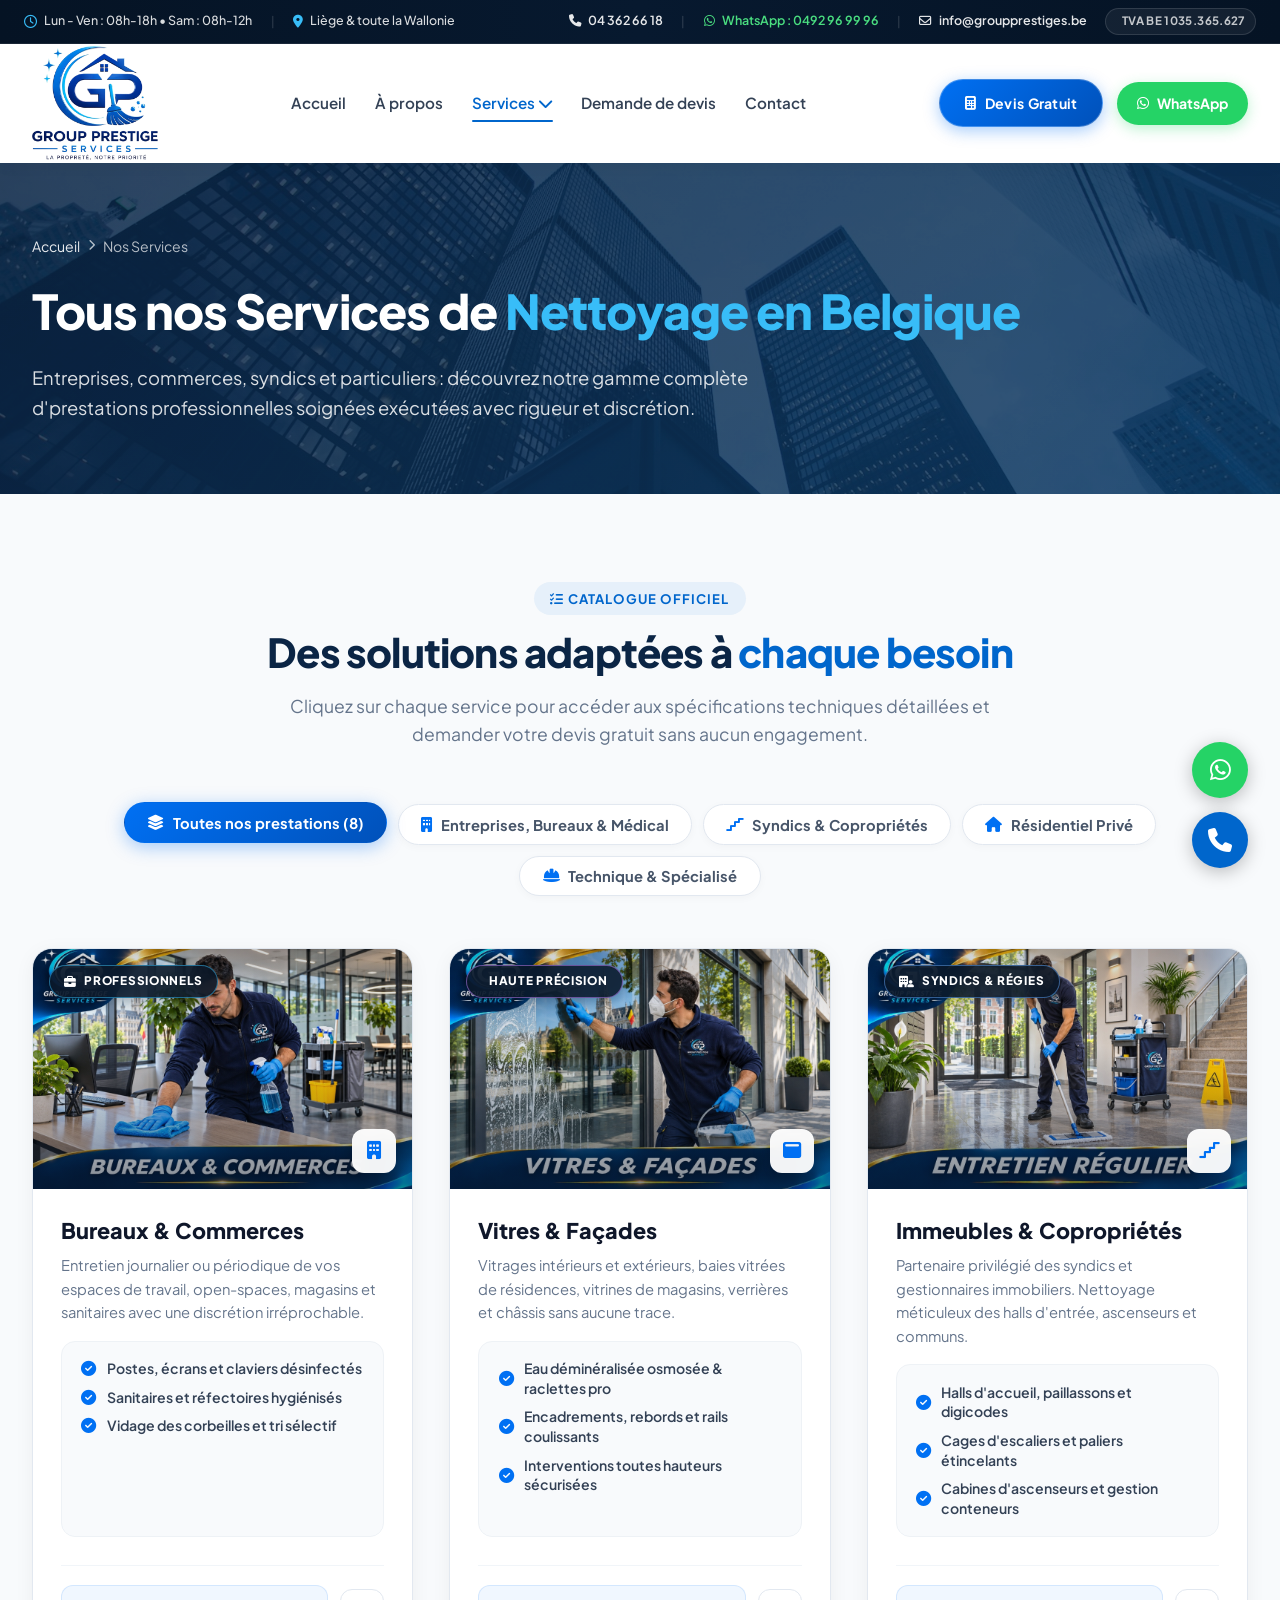
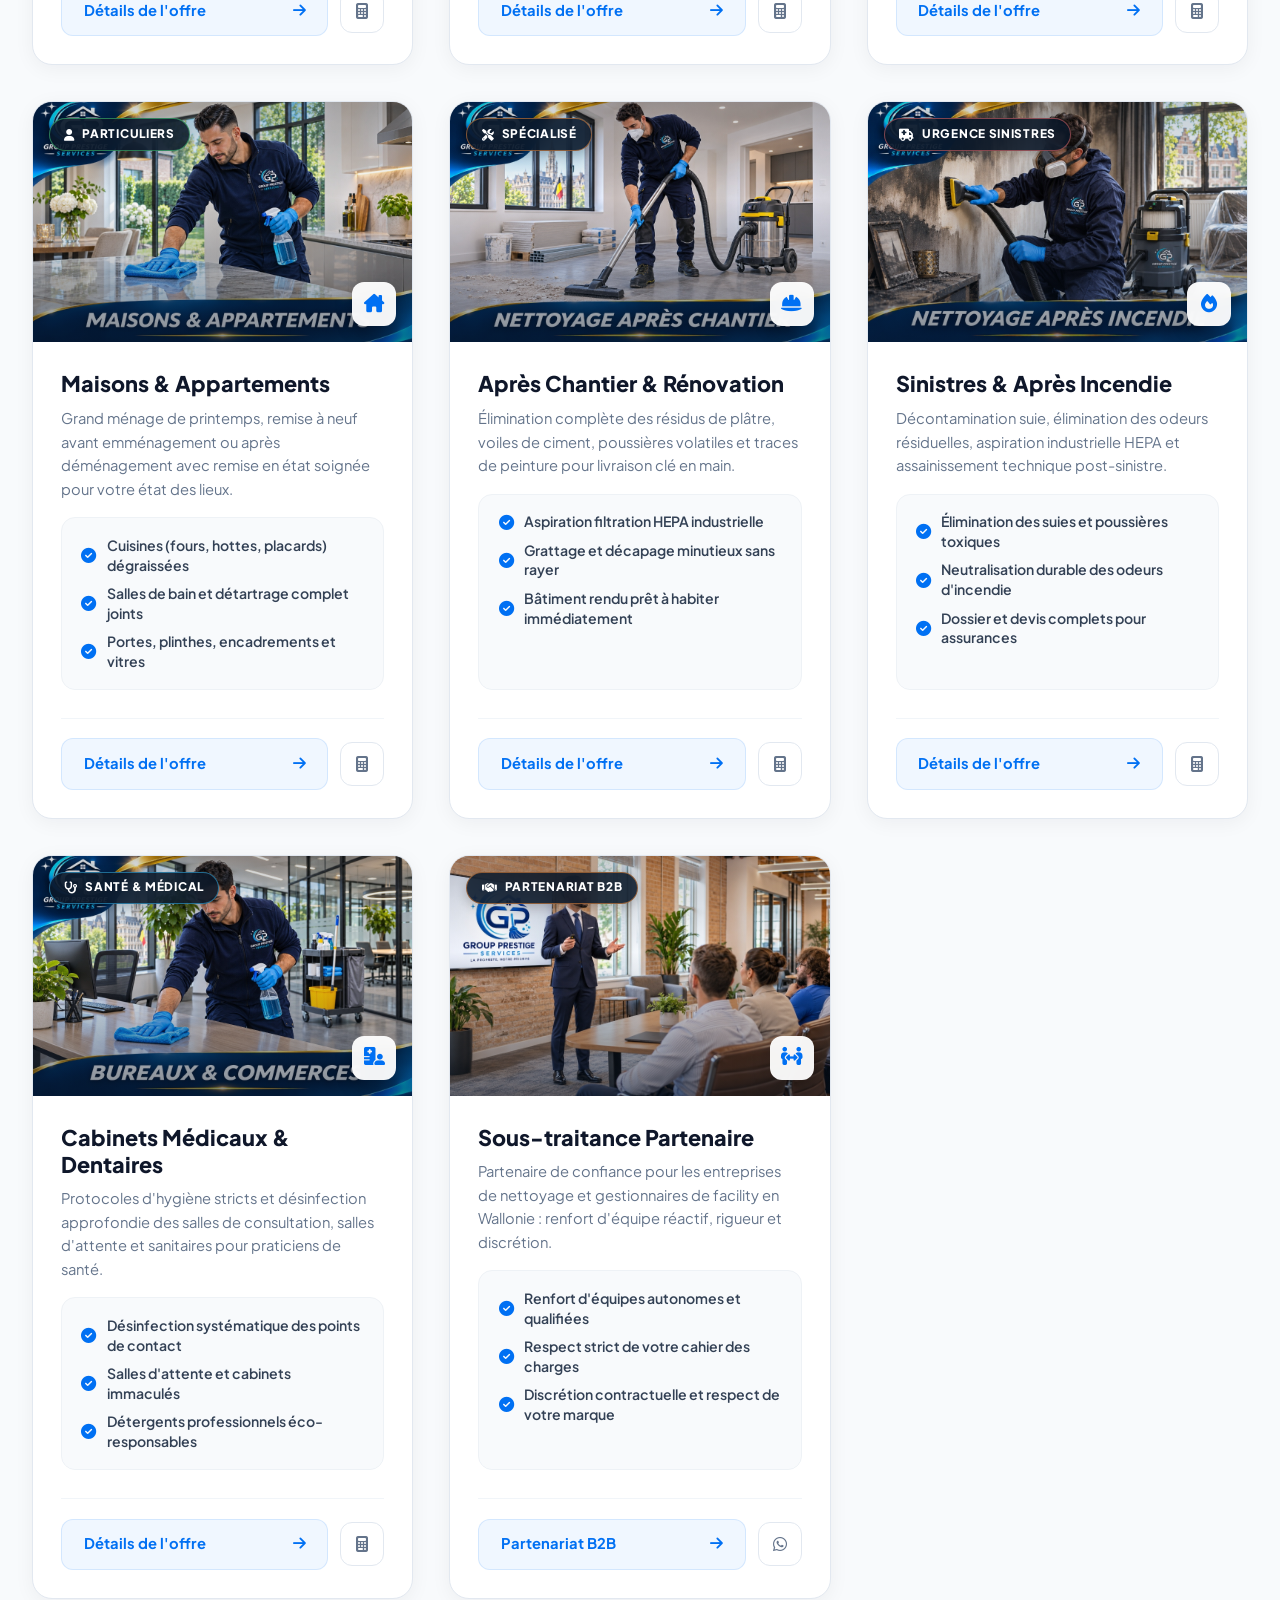
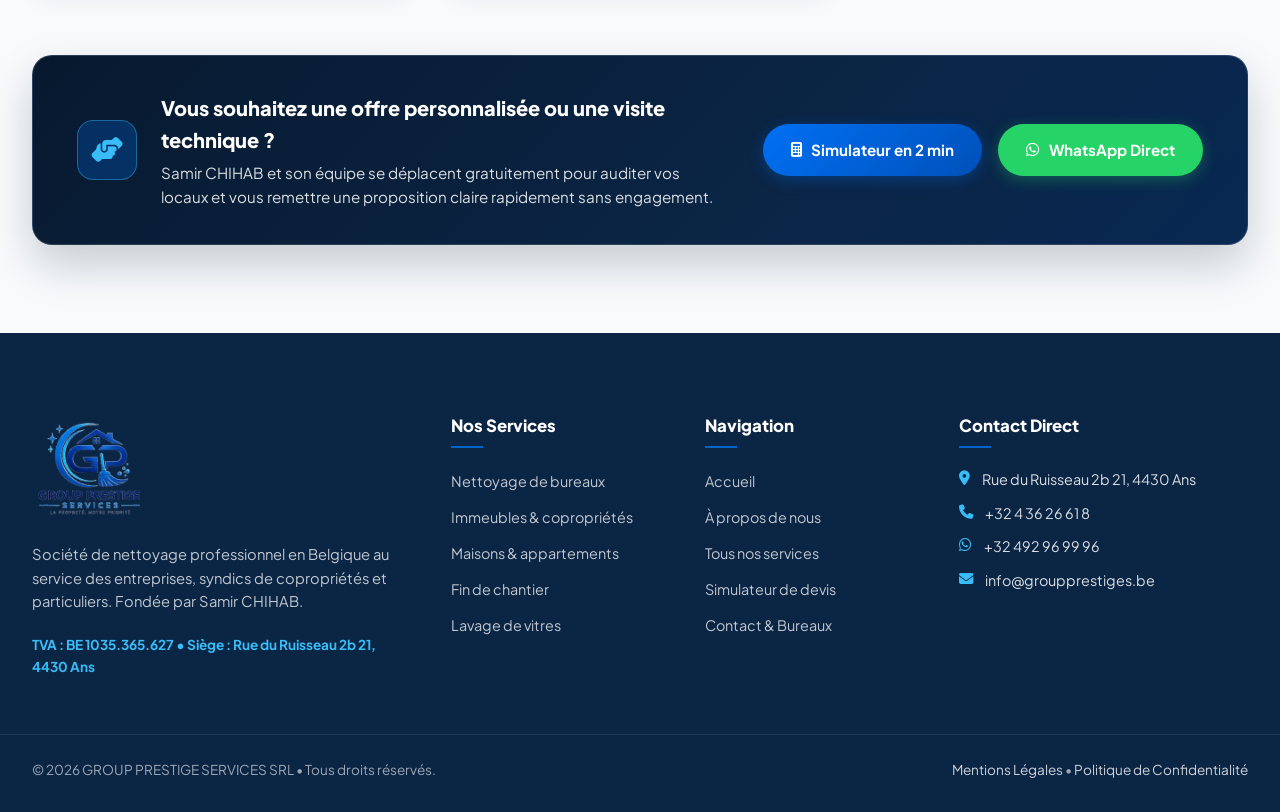
<file: services.html>
<!DOCTYPE html>
<html lang="fr-BE">
<head>
  <meta charset="UTF-8">
  <meta name="viewport" content="width=device-width, initial-scale=1.0">
  <title>Nos Services de Nettoyage Liège & Ans | GROUP PRESTIGE SERVICES SRL</title>
  
  <meta name="description" content="Services de nettoyage professionnel à Liège et Ans par GROUP PRESTIGE SERVICES SRL : entretien de bureaux, cabinets médicaux et dentaires, copropriétés, fin de chantier, lavage de vitres, après sinistre et sous-traitance. Devis gratuit sans engagement.">
  <link rel="canonical" href="https://groupprestiges.be/services.html">

  <link rel="icon" type="image/png" href="assets/images/logo-official-transparent.png">
  <link rel="preconnect" href="https://fonts.googleapis.com">
  <link rel="preconnect" href="https://fonts.gstatic.com" crossorigin>
  <link href="https://fonts.googleapis.com/css2?family=Plus+Jakarta+Sans:wght@300;400;500;600;700;800&display=swap" rel="stylesheet">
  <link rel="stylesheet" href="https://cdnjs.cloudflare.com/ajax/libs/font-awesome/6.5.1/css/all.min.css">
  <link rel="stylesheet" href="css/style.css">
</head>
<body>

    <!-- TOP BAR (Minimalist Luxury Corporate) -->
  <div class="top-header">
    <div class="top-header-inner">
      <div class="top-header-left">
        <span class="top-header-item">
          <i class="fa-regular fa-clock"></i>
          <span>Lun - Ven : 08h-18h &bull; Sam : 08h-12h</span>
        </span>
        <span class="top-header-divider">|</span>
        <span class="top-header-item">
          <i class="fa-solid fa-location-dot"></i>
          <span>Liège & toute la Wallonie</span>
        </span>
      </div>
      <div class="top-header-right">
        <a href="tel:+3243626618" class="top-header-link">
          <i class="fa-solid fa-phone"></i>
          <span>04 362 66 18</span>
        </a>
        <span class="top-header-divider">|</span>
        <a href="https://wa.me/32492969996" target="_blank" rel="noopener" class="top-header-link top-header-wa">
          <i class="fa-brands fa-whatsapp"></i>
          <span>WhatsApp : 0492 96 99 96</span>
        </a>
        <span class="top-header-divider">|</span>
        <a href="mailto:info@groupprestiges.be" class="top-header-link">
          <i class="fa-regular fa-envelope"></i>
          <span>info@groupprestiges.be</span>
        </a>
        <span class="top-header-tax-pill">
          <i class="fa-solid fa-shield-check"></i> TVA BE 1035.365.627
        </span>
      </div>
    </div>
  </div>

  <!-- MAIN NAVIGATION (Clean Logo Only) -->
  <div class="mobile-nav-backdrop" id="mobileNavBackdrop"></div>
  <header class="main-navbar">
    <div class="navbar-container">
      <a href="index.html" class="brand-link" aria-label="Group Prestige Services">
        <img src="assets/images/logo-header.png" alt="Group Prestige Services Logo" class="brand-logo-img">
      </a>

      <nav class="nav-menu" id="navMenu">
        <!-- Mobile Drawer Header -->
        <div class="drawer-header">
          <img src="assets/images/logo-header.png" alt="Group Prestige Services" class="drawer-logo">
          <button class="drawer-close-btn" id="drawerCloseBtn" aria-label="Fermer le menu">
            <i class="fa-solid fa-xmark"></i>
          </button>
        </div>

        <!-- Links Container -->
        <div class="drawer-body">
          <div class="nav-item">
            <a href="index.html" class="nav-link">
              <i class="fa-solid fa-house drawer-icon"></i>
              <span>Accueil</span>
            </a>
          </div>
          <div class="nav-item">
            <a href="a-propos.html" class="nav-link">
              <i class="fa-solid fa-shield-halved drawer-icon"></i>
              <span>À propos</span>
            </a>
          </div>
          <div class="nav-item has-dropdown">
            <a href="services.html" class="nav-link nav-link-dropdown-toggle active">
              <i class="fa-solid fa-broom drawer-icon"></i>
              <span>Services</span>
              <i class="fa-solid fa-chevron-down dropdown-arrow"></i>
            </a>
            <div class="dropdown-menu">
              <a href="services-nettoyage-regulier.html" class="dropdown-link">
                <span class="dropdown-icon-box"><i class="fa-solid fa-building"></i></span>
                <span class="dropdown-text">
                  <strong>Nettoyage régulier</strong>
                  <small>Bureaux, Commerces & Copropriétés</small>
                </span>
              </a>
              <a href="services-nettoyage-ponctuel.html" class="dropdown-link">
                <span class="dropdown-icon-box"><i class="fa-solid fa-house"></i></span>
                <span class="dropdown-text">
                  <strong>Nettoyage ponctuel</strong>
                  <small>Résidences & Cuisines privées</small>
                </span>
              </a>
              <a href="services-nettoyage-specialise.html" class="dropdown-link">
                <span class="dropdown-icon-box"><i class="fa-solid fa-hard-hat"></i></span>
                <span class="dropdown-text">
                  <strong>Nettoyage spécialisé</strong>
                  <small>Chantier, Vitres & Sinistres</small>
                </span>
              </a>
              <a href="services.html" class="dropdown-link dropdown-link-all">
                <span class="dropdown-icon-box"><i class="fa-solid fa-list-check"></i></span>
                <span class="dropdown-text">
                  <strong>Tous nos services officiels</strong>
                  <small>Découvrir l'offre complète</small>
                </span>
              </a>
            </div>
          </div>
          <div class="nav-item">
            <a href="devis-gratuit.html" class="nav-link">
              <i class="fa-solid fa-calculator drawer-icon"></i>
              <span>Demande de devis</span>
            </a>
          </div>
          <div class="nav-item">
            <a href="contact.html" class="nav-link">
              <i class="fa-solid fa-envelope-open-text drawer-icon"></i>
              <span>Contact</span>
            </a>
          </div>
        </div>

        <!-- Mobile Drawer Footer -->
        <div class="drawer-footer">
          <div class="drawer-cta-group">
            <a href="devis-gratuit.html" class="drawer-btn-cta-primary">
              <i class="fa-solid fa-calculator"></i>
              <span>Estimer mon Devis Gratuit</span>
            </a>
            <a href="https://wa.me/32492969996" target="_blank" class="drawer-btn-cta-whatsapp">
              <i class="fa-brands fa-whatsapp"></i>
              <span>WhatsApp Direct : 0492 96 99 96</span>
            </a>
          </div>
          <div class="drawer-contact-direct">
            <a href="tel:+3243626618" class="drawer-phone-item">
              <i class="fa-solid fa-phone"></i>
              <span>04 362 66 18</span>
            </a>
            <span class="drawer-hours">Lun - Ven : 08h - 18h | Sam : 08h - 12h | Dim : Fermé</span>
          </div>
          <div class="drawer-badge-tag">
            <i class="fa-solid fa-shield-check"></i> Entreprise déclarée & assurée • Liège & Wallonie
          </div>
        </div>
      </nav>

      <div class="navbar-actions">
        <a href="devis-gratuit.html" class="btn-cta-orange">
          <i class="fa-solid fa-calculator"></i>
          <span>Devis Gratuit</span>
        </a>
        <a href="https://wa.me/32492969996" target="_blank" class="btn-cta-whatsapp">
          <i class="fa-brands fa-whatsapp"></i>
          <span>WhatsApp</span>
        </a>
      </div>

      <button class="mobile-toggle" aria-label="Menu Mobile">
        <i class="fa-solid fa-bars"></i>
      </button>
    </div>
  </header>

  <!-- PAGE HERO -->
  <section class="page-hero">
    <div class="page-hero-overlay"></div>
    <div class="page-hero-container">
      <div class="breadcrumb-nav">
        <a href="index.html">Accueil</a>
        <i class="fa-solid fa-chevron-right" style="font-size: 0.7rem;"></i>
        <span>Nos Services</span>
      </div>
      <h1 class="page-hero-title">Tous nos Services de <span>Nettoyage en Belgique</span></h1>
      <p class="page-hero-lead">
        Entreprises, commerces, syndics et particuliers : découvrez notre gamme complète d'prestations professionnelles soignées exécutées avec rigueur et discrétion.
      </p>
    </div>
  </section>

  <!-- SERVICES CATALOGUE GRID (Redesigned Prestige Architecture) -->
  <section class="section section-bg-light" id="catalogue">
    <div class="section-container">
      
      <!-- Section Header -->
      <div class="section-header">
        <span class="section-badge"><i class="fa-solid fa-list-check"></i> Catalogue Officiel</span>
        <h2 class="section-title">Des solutions adaptées à <span>chaque besoin</span></h2>
        <p class="section-subtitle">
          Cliquez sur chaque service pour accéder aux spécifications techniques détaillées et demander votre devis gratuit sans aucun engagement.
        </p>
      </div>

      <!-- Category Filter Tabs -->
      <div class="services-filter-tabs">
        <button class="filter-tab-btn active" data-filter="all">
          <i class="fa-solid fa-layer-group"></i> <span>Toutes nos prestations (8)</span>
        </button>
        <button class="filter-tab-btn" data-filter="pro">
          <i class="fa-solid fa-building"></i> <span>Entreprises, Bureaux & Médical</span>
        </button>
        <button class="filter-tab-btn" data-filter="syndic">
          <i class="fa-solid fa-stairs"></i> <span>Syndics & Copropriétés</span>
        </button>
        <button class="filter-tab-btn" data-filter="particulier">
          <i class="fa-solid fa-house"></i> <span>Résidentiel Privé</span>
        </button>
        <button class="filter-tab-btn" data-filter="special">
          <i class="fa-solid fa-hard-hat"></i> <span>Technique & Spécialisé</span>
        </button>
      </div>

      <!-- Modern Services Grid -->
      <div class="services-grid-prestige" id="servicesGrid">
        
        <!-- 1. Bureaux & Commerces -->
        <article class="service-card-prestige" data-category="pro">
          <div class="service-card-media">
            <img src="assets/images/service-bureaux-commerces-gp.jpg" alt="Nettoyage bureaux et commerces Belgique - Group Prestige" loading="lazy">
            <div class="media-overlay"></div>
            <span class="media-badge badge-pro"><i class="fa-solid fa-briefcase"></i> Professionnels</span>
            <div class="media-icon-badge"><i class="fa-solid fa-building"></i></div>
          </div>
          <div class="service-card-content">
            <div class="service-card-header">
              <h3 class="service-card-title">Bureaux & Commerces</h3>
              <p class="service-card-desc">Entretien journalier ou périodique de vos espaces de travail, open-spaces, magasins et sanitaires avec une discrétion irréprochable.</p>
            </div>
            <div class="service-features-list">
              <div class="feature-chip">
                <i class="fa-solid fa-circle-check"></i>
                <span>Postes, écrans et claviers désinfectés</span>
              </div>
              <div class="feature-chip">
                <i class="fa-solid fa-circle-check"></i>
                <span>Sanitaires et réfectoires hygiénisés</span>
              </div>
              <div class="feature-chip">
                <i class="fa-solid fa-circle-check"></i>
                <span>Vidage des corbeilles et tri sélectif</span>
              </div>
            </div>
            <div class="service-card-action">
              <a href="services-nettoyage-regulier.html" class="btn-service-discover">
                <span>Détails de l'offre</span>
                <i class="fa-solid fa-arrow-right"></i>
              </a>
              <a href="devis-gratuit.html" class="btn-service-quote" title="Estimer ce service">
                <i class="fa-solid fa-calculator"></i>
              </a>
            </div>
          </div>
        </article>

        <!-- 2. Lavage de Vitres & Façades -->
        <article class="service-card-prestige" data-category="special">
          <div class="service-card-media">
            <img src="assets/images/service-vitres-facades-gp.jpg" alt="Lavage de vitres et façades à l'eau pure - Group Prestige" loading="lazy">
            <div class="media-overlay"></div>
            <span class="media-badge badge-precision"><i class="fa-solid fa-sparkles"></i> Haute Précision</span>
            <div class="media-icon-badge"><i class="fa-solid fa-window-maximize"></i></div>
          </div>
          <div class="service-card-content">
            <div class="service-card-header">
              <h3 class="service-card-title">Vitres & Façades</h3>
              <p class="service-card-desc">Vitrages intérieurs et extérieurs, baies vitrées de résidences, vitrines de magasins, verrières et châssis sans aucune trace.</p>
            </div>
            <div class="service-features-list">
              <div class="feature-chip">
                <i class="fa-solid fa-circle-check"></i>
                <span>Eau déminéralisée osmosée & raclettes pro</span>
              </div>
              <div class="feature-chip">
                <i class="fa-solid fa-circle-check"></i>
                <span>Encadrements, rebords et rails coulissants</span>
              </div>
              <div class="feature-chip">
                <i class="fa-solid fa-circle-check"></i>
                <span>Interventions toutes hauteurs sécurisées</span>
              </div>
            </div>
            <div class="service-card-action">
              <a href="services-nettoyage-specialise.html" class="btn-service-discover">
                <span>Détails de l'offre</span>
                <i class="fa-solid fa-arrow-right"></i>
              </a>
              <a href="devis-gratuit.html" class="btn-service-quote" title="Estimer ce service">
                <i class="fa-solid fa-calculator"></i>
              </a>
            </div>
          </div>
        </article>

        <!-- 3. Immeubles & Copropriétés -->
        <article class="service-card-prestige" data-category="syndic">
          <div class="service-card-media">
            <img src="assets/images/service-entretien-regulier-gp.jpg" alt="Nettoyage copropriétés et parties communes - Group Prestige" loading="lazy">
            <div class="media-overlay"></div>
            <span class="media-badge badge-syndic"><i class="fa-solid fa-building-user"></i> Syndics & Régies</span>
            <div class="media-icon-badge"><i class="fa-solid fa-stairs"></i></div>
          </div>
          <div class="service-card-content">
            <div class="service-card-header">
              <h3 class="service-card-title">Immeubles & Copropriétés</h3>
              <p class="service-card-desc">Partenaire privilégié des syndics et gestionnaires immobiliers. Nettoyage méticuleux des halls d'entrée, ascenseurs et communs.</p>
            </div>
            <div class="service-features-list">
              <div class="feature-chip">
                <i class="fa-solid fa-circle-check"></i>
                <span>Halls d'accueil, paillassons et digicodes</span>
              </div>
              <div class="feature-chip">
                <i class="fa-solid fa-circle-check"></i>
                <span>Cages d'escaliers et paliers étincelants</span>
              </div>
              <div class="feature-chip">
                <i class="fa-solid fa-circle-check"></i>
                <span>Cabines d'ascenseurs et gestion conteneurs</span>
              </div>
            </div>
            <div class="service-card-action">
              <a href="services-nettoyage-regulier.html" class="btn-service-discover">
                <span>Détails de l'offre</span>
                <i class="fa-solid fa-arrow-right"></i>
              </a>
              <a href="devis-gratuit.html" class="btn-service-quote" title="Estimer ce service">
                <i class="fa-solid fa-calculator"></i>
              </a>
            </div>
          </div>
        </article>

        <!-- 4. Maisons & Appartements -->
        <article class="service-card-prestige" data-category="particulier">
          <div class="service-card-media">
            <img src="assets/images/service-maisons-appartements-gp.jpg" alt="Nettoyage résidentiel privé et villas - Group Prestige" loading="lazy">
            <div class="media-overlay"></div>
            <span class="media-badge badge-particulier"><i class="fa-solid fa-user"></i> Particuliers</span>
            <div class="media-icon-badge"><i class="fa-solid fa-house-chimney"></i></div>
          </div>
          <div class="service-card-content">
            <div class="service-card-header">
              <h3 class="service-card-title">Maisons & Appartements</h3>
              <p class="service-card-desc">Grand ménage de printemps, remise à neuf avant emménagement ou après déménagement avec remise en état soignée pour votre état des lieux.</p>
            </div>
            <div class="service-features-list">
              <div class="feature-chip">
                <i class="fa-solid fa-circle-check"></i>
                <span>Cuisines (fours, hottes, placards) dégraissées</span>
              </div>
              <div class="feature-chip">
                <i class="fa-solid fa-circle-check"></i>
                <span>Salles de bain et détartrage complet joints</span>
              </div>
              <div class="feature-chip">
                <i class="fa-solid fa-circle-check"></i>
                <span>Portes, plinthes, encadrements et vitres</span>
              </div>
            </div>
            <div class="service-card-action">
              <a href="services-nettoyage-ponctuel.html" class="btn-service-discover">
                <span>Détails de l'offre</span>
                <i class="fa-solid fa-arrow-right"></i>
              </a>
              <a href="devis-gratuit.html" class="btn-service-quote" title="Estimer ce service">
                <i class="fa-solid fa-calculator"></i>
              </a>
            </div>
          </div>
        </article>

        <!-- 5. Après Chantier & Rénovation -->
        <article class="service-card-prestige" data-category="special">
          <div class="service-card-media">
            <img src="assets/images/service-apres-chantier-gp.jpg" alt="Nettoyage après chantier et fin de travaux - Group Prestige" loading="lazy">
            <div class="media-overlay"></div>
            <span class="media-badge badge-special"><i class="fa-solid fa-screwdriver-wrench"></i> Spécialisé</span>
            <div class="media-icon-badge"><i class="fa-solid fa-hard-hat"></i></div>
          </div>
          <div class="service-card-content">
            <div class="service-card-header">
              <h3 class="service-card-title">Après Chantier & Rénovation</h3>
              <p class="service-card-desc">Élimination complète des résidus de plâtre, voiles de ciment, poussières volatiles et traces de peinture pour livraison clé en main.</p>
            </div>
            <div class="service-features-list">
              <div class="feature-chip">
                <i class="fa-solid fa-circle-check"></i>
                <span>Aspiration filtration HEPA industrielle</span>
              </div>
              <div class="feature-chip">
                <i class="fa-solid fa-circle-check"></i>
                <span>Grattage et décapage minutieux sans rayer</span>
              </div>
              <div class="feature-chip">
                <i class="fa-solid fa-circle-check"></i>
                <span>Bâtiment rendu prêt à habiter immédiatement</span>
              </div>
            </div>
            <div class="service-card-action">
              <a href="services-nettoyage-specialise.html" class="btn-service-discover">
                <span>Détails de l'offre</span>
                <i class="fa-solid fa-arrow-right"></i>
              </a>
              <a href="devis-gratuit.html" class="btn-service-quote" title="Estimer ce service">
                <i class="fa-solid fa-calculator"></i>
              </a>
            </div>
          </div>
        </article>

        <!-- 6. Sinistres & Après Incendie -->
        <article class="service-card-prestige" data-category="special">
          <div class="service-card-media">
            <img src="assets/images/service-apres-incendie-gp.jpg" alt="Nettoyage sinistres et après incendie - Group Prestige" loading="lazy">
            <div class="media-overlay"></div>
            <span class="media-badge badge-emergency"><i class="fa-solid fa-truck-medical"></i> Urgence Sinistres</span>
            <div class="media-icon-badge"><i class="fa-solid fa-fire"></i></div>
          </div>
          <div class="service-card-content">
            <div class="service-card-header">
              <h3 class="service-card-title">Sinistres & Après Incendie</h3>
              <p class="service-card-desc">Décontamination suie, élimination des odeurs résiduelles, aspiration industrielle HEPA et assainissement technique post-sinistre.</p>
            </div>
            <div class="service-features-list">
              <div class="feature-chip">
                <i class="fa-solid fa-circle-check"></i>
                <span>Élimination des suies et poussières toxiques</span>
              </div>
              <div class="feature-chip">
                <i class="fa-solid fa-circle-check"></i>
                <span>Neutralisation durable des odeurs d'incendie</span>
              </div>
              <div class="feature-chip">
                <i class="fa-solid fa-circle-check"></i>
                <span>Dossier et devis complets pour assurances</span>
              </div>
            </div>
            <div class="service-card-action">
              <a href="services-nettoyage-specialise.html" class="btn-service-discover">
                <span>Détails de l'offre</span>
                <i class="fa-solid fa-arrow-right"></i>
              </a>
              <a href="devis-gratuit.html" class="btn-service-quote" title="Estimer ce service">
                <i class="fa-solid fa-calculator"></i>
              </a>
            </div>
          </div>
        </article>
        <!-- 7. Cabinets Médicaux & Dentaires -->
        <article class="service-card-prestige" data-category="pro">
          <div class="service-card-media">
            <img src="assets/images/service-bureaux-commerces-gp.jpg" alt="Nettoyage cabinets médicaux et dentaires Liège" loading="lazy">
            <div class="media-overlay"></div>
            <span class="media-badge badge-pro"><i class="fa-solid fa-stethoscope"></i> Santé & Médical</span>
            <div class="media-icon-badge"><i class="fa-solid fa-hospital-user"></i></div>
          </div>
          <div class="service-card-content">
            <div class="service-card-header">
              <h3 class="service-card-title">Cabinets Médicaux & Dentaires</h3>
              <p class="service-card-desc">Protocoles d'hygiène stricts et désinfection approfondie des salles de consultation, salles d'attente et sanitaires pour praticiens de santé.</p>
            </div>
            <div class="service-features-list">
              <div class="feature-chip">
                <i class="fa-solid fa-circle-check"></i>
                <span>Désinfection systématique des points de contact</span>
              </div>
              <div class="feature-chip">
                <i class="fa-solid fa-circle-check"></i>
                <span>Salles d'attente et cabinets immaculés</span>
              </div>
              <div class="feature-chip">
                <i class="fa-solid fa-circle-check"></i>
                <span>Détergents professionnels éco-responsables</span>
              </div>
            </div>
            <div class="service-card-action">
              <a href="services-nettoyage-regulier.html" class="btn-service-discover">
                <span>Détails de l'offre</span>
                <i class="fa-solid fa-arrow-right"></i>
              </a>
              <a href="devis-gratuit.html" class="btn-service-quote" title="Demander un devis">
                <i class="fa-solid fa-calculator"></i>
              </a>
            </div>
          </div>
        </article>

        <!-- 8. Sous-traitance Partenaire -->
        <article class="service-card-prestige" data-category="special">
          <div class="service-card-media">
            <img src="assets/images/samir-chihab-presentation.jpg" alt="Sous-traitance pour entreprises de nettoyage Belgique" loading="lazy">
            <div class="media-overlay"></div>
            <span class="media-badge badge-special"><i class="fa-solid fa-handshake"></i> Partenariat B2B</span>
            <div class="media-icon-badge"><i class="fa-solid fa-people-arrows"></i></div>
          </div>
          <div class="service-card-content">
            <div class="service-card-header">
              <h3 class="service-card-title">Sous-traitance Partenaire</h3>
              <p class="service-card-desc">Partenaire de confiance pour les entreprises de nettoyage et gestionnaires de facility en Wallonie : renfort d'équipe réactif, rigueur et discrétion.</p>
            </div>
            <div class="service-features-list">
              <div class="feature-chip">
                <i class="fa-solid fa-circle-check"></i>
                <span>Renfort d'équipes autonomes et qualifiées</span>
              </div>
              <div class="feature-chip">
                <i class="fa-solid fa-circle-check"></i>
                <span>Respect strict de votre cahier des charges</span>
              </div>
              <div class="feature-chip">
                <i class="fa-solid fa-circle-check"></i>
                <span>Discrétion contractuelle et respect de votre marque</span>
              </div>
            </div>
            <div class="service-card-action">
              <a href="contact.html" class="btn-service-discover">
                <span>Partenariat B2B</span>
                <i class="fa-solid fa-arrow-right"></i>
              </a>
              <a href="https://wa.me/32492969996?text=Bonjour%20Samir,%20je%20souhaite%20échanger%20sur%20un%20partenariat%20de%20sous-traitance." target="_blank" class="btn-service-quote" title="Échanger sur WhatsApp">
                <i class="fa-brands fa-whatsapp"></i>
              </a>
            </div>
          </div>
        </article>

      </div>

      <!-- Modern Bottom Service CTA Banner -->
      <div class="services-bottom-cta">
        <div class="bottom-cta-inner">
          <div class="bottom-cta-info">
            <div class="cta-icon-pill"><i class="fa-solid fa-handshake-angle"></i></div>
            <div>
              <h4 class="bottom-cta-heading">Vous souhaitez une offre personnalisée ou une visite technique ?</h4>
              <p class="bottom-cta-sub">Samir CHIHAB et son équipe se déplacent gratuitement pour auditer vos locaux et vous remettre une proposition claire rapidement sans engagement.</p>
            </div>
          </div>
          <div class="bottom-cta-actions">
            <a href="devis-gratuit.html" class="btn btn-primary">
              <i class="fa-solid fa-calculator"></i> Simulateur en 2 min
            </a>
            <a href="https://wa.me/32492969996?text=Bonjour%20Samir,%20je%20souhaite%20un%20devis." target="_blank" class="btn btn-whatsapp">
              <i class="fa-brands fa-whatsapp"></i> WhatsApp Direct
            </a>
          </div>
        </div>
      </div>

    </div>
  </section>

  <!-- FOOTER -->
  <footer class="corporate-footer">
    <div class="footer-inner-grid">
      <div class="footer-brand-box">
        <a href="index.html" class="brand-link" style="margin-bottom: 0.8rem;">
          <img src="assets/images/logo-official-transparent.png" alt="Group Prestige Services Logo" class="brand-logo-img">
          <div class="brand-text">
            <span class="brand-name" style="color: white;">GROUP <span style="color: #38bdf8;">PRESTIGE</span></span>
            <span class="brand-tagline" style="color: rgba(255,255,255,0.7);">LA PROPRETÉ, NOTRE PRIORITÉ</span>
          </div>
        </a>
        <p>Société de nettoyage professionnel en Belgique au service des entreprises, syndics de copropriétés et particuliers. Fondée par Samir CHIHAB.</p>
        <div style="margin-top: 1.25rem; font-size: 0.85rem; color: #38bdf8; font-weight: 700;">
          TVA : BE 1035.365.627 &bull; Siège : Rue du Ruisseau 2b 21, 4430 Ans
        </div>
      </div>

      <div class="footer-nav-col">
        <h4>Nos Services</h4>
        <ul>
          <li><a href="services-nettoyage-regulier.html">Nettoyage de bureaux</a></li>
          <li><a href="services-nettoyage-regulier.html">Immeubles & copropriétés</a></li>
          <li><a href="services-nettoyage-ponctuel.html">Maisons & appartements</a></li>
          <li><a href="services-nettoyage-specialise.html">Fin de chantier</a></li>
          <li><a href="services-nettoyage-specialise.html">Lavage de vitres</a></li>
        </ul>
      </div>

      <div class="footer-nav-col">
        <h4>Navigation</h4>
        <ul>
          <li><a href="index.html">Accueil</a></li>
          <li><a href="a-propos.html">À propos de nous</a></li>
          <li><a href="services.html">Tous nos services</a></li>
          <li><a href="devis-gratuit.html">Simulateur de devis</a></li>
          <li><a href="contact.html">Contact & Bureaux</a></li>
        </ul>
      </div>

      <div class="footer-nav-col">
        <h4>Contact Direct</h4>
        <ul class="footer-contact-details">
          <li><i class="fa-solid fa-location-dot"></i><span>Rue du Ruisseau 2b 21, 4430 Ans</span></li>
          <li><i class="fa-solid fa-phone"></i><span>+32 4 36 26 61 8</span></li>
          <li><i class="fa-brands fa-whatsapp"></i><span>+32 492 96 99 96</span></li>
          <li><i class="fa-solid fa-envelope"></i><span>info@groupprestiges.be</span></li>
        </ul>
      </div>
    </div>

    <div class="footer-bottom-bar">
      <div>&copy; 2026 GROUP PRESTIGE SERVICES SRL &bull; Tous droits réservés.</div>
      <div>
        <a href="mentions-legales.html">Mentions Légales</a> &bull; 
        <a href="politique-confidentialite.html">Politique de Confidentialité</a>
      </div>
    </div>
  </footer>

  <!-- FLOATING CTA BUTTONS -->
  <div class="floating-cta">
    <a href="https://wa.me/32492969996" target="_blank" class="float-btn float-whatsapp" aria-label="WhatsApp">
      <i class="fa-brands fa-whatsapp"></i>
    </a>
    <a href="tel:+3243626618" class="float-btn float-call" aria-label="Appeler">
      <i class="fa-solid fa-phone"></i>
    </a>
  </div>

  <script src="js/corporate.js"></script>
</body>
</html>
</file>
<file: css/style.css>
/* ==========================================================================
   GROUP PRESTIGE SERVICES — MODERN BELGIAN CORPORATE CLEANING STYLESHEET
   Inspired by North Group (clean, light, professional, high-trust corporate design)
   ========================================================================== */

:root {
  /* Brand Colors */
  --primary: #0066cc;
  --primary-hover: #0052a3;
  --primary-light: #e6f0fa;
  --navy: #0b2545;
  --navy-light: #133863;
  --cta-orange: #f26522;
  --cta-orange-hover: #d94e0d;
  --whatsapp: #25d366;
  --whatsapp-hover: #20ba59;
  --trust-green: #10b981;
  --gold: #d97706;

  /* Neutrals & Surfaces */
  --bg-white: #ffffff;
  --bg-light: #f8fafc;
  --bg-card: #ffffff;
  --bg-alt: #f1f5f9;
  --border-light: #e2e8f0;
  --border-subtle: #edf2f7;

  /* Typography */
  --text-dark: #0f172a;
  --text-body: #334155;
  --text-muted: #64748b;
  --text-light: #94a3b8;
  --text-white: #ffffff;

  /* Shadows */
  --shadow-sm: 0 1px 3px rgba(0, 0, 0, 0.05);
  --shadow-md: 0 4px 20px rgba(0, 0, 0, 0.06);
  --shadow-lg: 0 10px 30px rgba(0, 0, 0, 0.08);
  --shadow-hover: 0 15px 35px rgba(0, 102, 204, 0.12);

  /* Border Radius */
  --radius-sm: 6px;
  --radius-md: 10px;
  --radius-lg: 16px;
  --radius-xl: 24px;
  --radius-full: 9999px;

  /* Transitions */
  --transition: all 0.25s cubic-bezier(0.16, 1, 0.3, 1);
}

/* Base Reset */
*, *::before, *::after {
  margin: 0;
  padding: 0;
  box-sizing: border-box;
}

html {
  scroll-behavior: smooth;
  font-size: 16px;
  background-color: var(--bg-white);
  color: var(--text-body);
}

body {
  font-family: 'Plus Jakarta Sans', -apple-system, BlinkMacSystemFont, "Segoe UI", Roboto, sans-serif;
  line-height: 1.6;
  background-color: var(--bg-white);
  color: var(--text-body);
  overflow-x: hidden;
  -webkit-font-smoothing: antialiased;
}

a {
  text-decoration: none;
  color: inherit;
  transition: var(--transition);
}

img {
  max-width: 100%;
  height: auto;
  display: block;
}

button, input, select, textarea {
  font-family: inherit;
  font-size: inherit;
}

/* ==========================================================================
   TOP BAR (Minimalist Luxury Corporate)
   ========================================================================== */
.top-header {
  background: linear-gradient(90deg, #051324 0%, #07192f 50%, #051324 100%);
  color: #ffffff;
  font-size: 0.78rem;
  padding: 0.5rem 0;
  border-bottom: 1px solid rgba(255, 255, 255, 0.08);
  position: relative;
  z-index: 10001;
}

.top-header-inner {
  max-width: 1320px;
  margin: 0 auto;
  padding: 0 1.5rem;
  display: flex;
  justify-content: space-between;
  align-items: center;
  gap: 1rem;
}

.top-header-left, .top-header-right {
  display: flex;
  align-items: center;
  gap: 1.15rem;
  white-space: nowrap !important;
}

.top-header-item {
  display: inline-flex;
  align-items: center;
  gap: 0.45rem;
  color: rgba(255, 255, 255, 0.85);
  font-weight: 500;
  white-space: nowrap !important;
}

.top-header-item strong {
  color: #ffffff;
  font-weight: 700;
}

.top-header-item i {
  color: #38bdf8;
  font-size: 0.82rem;
  flex-shrink: 0;
}

.top-header-divider {
  color: rgba(255, 255, 255, 0.18);
  font-size: 0.75rem;
  user-select: none;
}

.top-header-link {
  display: inline-flex;
  align-items: center;
  gap: 0.45rem;
  color: rgba(255, 255, 255, 0.9);
  text-decoration: none;
  font-weight: 600;
  white-space: nowrap !important;
  transition: all 0.2s ease;
}

.top-header-link:hover {
  color: #38bdf8;
}

.top-header-wa {
  color: #4ade80 !important;
}

.top-header-wa:hover {
  color: #22c55e !important;
}

.top-header-tax-pill {
  display: inline-flex;
  align-items: center;
  gap: 0.35rem;
  background: rgba(255, 255, 255, 0.06);
  border: 1px solid rgba(255, 255, 255, 0.12);
  color: rgba(255, 255, 255, 0.75);
  padding: 0.2rem 0.65rem;
  border-radius: 999px;
  font-size: 0.72rem;
  font-weight: 700;
  letter-spacing: 0.03em;
  white-space: nowrap !important;
}

.top-header-tax-pill i {
  color: #38bdf8;
  font-size: 0.72rem;
}

@media (max-width: 1200px) {
  .top-header-tax-pill {
    display: none;
  }
}

@media (max-width: 992px) {
  .top-header {
    display: none;
  }
}

/* ==========================================================================
   MAIN NAVBAR (Clean White, Fixed, North Group Style)
   ========================================================================== */
.main-navbar {
  position: sticky;
  top: 0;
  left: 0;
  width: 100%;
  background: var(--bg-white);
  z-index: 10000;
  transition: var(--transition);
  box-shadow: 0 2px 15px rgba(0, 0, 0, 0.05);
}

.main-navbar.scrolled {
  box-shadow: 0 4px 25px rgba(0, 0, 0, 0.1);
}

.navbar-container {
  max-width: 1360px;
  margin: 0 auto;
  padding: 0.15rem 2rem;
  display: flex;
  align-items: center;
  justify-content: space-between;
}

.brand-link, .navbar-brand {
  display: flex;
  align-items: center;
  text-decoration: none;
}

.brand-logo-img, .navbar-logo-img {
  height: 114px !important;
  width: auto !important;
  max-height: 122px !important;
  max-width: 380px !important;
  object-fit: contain !important;
  display: block;
  transition: transform 0.25s ease, height 0.25s ease;
}

.main-navbar.scrolled .brand-logo-img {
  height: 78px !important;
}

@media (max-width: 768px) {
  .brand-logo-img, .navbar-logo-img {
    height: 74px !important;
    max-height: 80px !important;
  }
}

.brand-logo-img:hover {
  transform: scale(1.02);
}

.brand-text, .navbar-brand-text {
  display: none !important;
}

/* Menu */
.nav-menu {
  display: flex;
  align-items: center;
  gap: 1.8rem;
  list-style: none;
}

.nav-item {
  position: relative;
}

.nav-link {
  font-size: 0.95rem;
  font-weight: 600;
  color: var(--text-body);
  padding: 0.5rem 0;
  position: relative;
}

.nav-link:hover, .nav-link.active {
  color: var(--primary);
}

.nav-link.active::after {
  content: '';
  position: absolute;
  bottom: -2px;
  left: 0;
  width: 100%;
  height: 2px;
  background-color: var(--primary);
  border-radius: 2px;
}

/* Mobile backdrop & drawer components hidden on desktop */
.mobile-nav-backdrop {
  position: fixed;
  inset: 0;
  background: rgba(6, 24, 46, 0.65);
  backdrop-filter: blur(8px);
  -webkit-backdrop-filter: blur(8px);
  z-index: 9990;
  opacity: 0;
  pointer-events: none;
  transition: opacity 0.3s cubic-bezier(0.16, 1, 0.3, 1);
}
.mobile-nav-backdrop.active {
  opacity: 1;
  pointer-events: auto;
}

.drawer-header,
.drawer-footer,
.drawer-icon {
  display: none;
}

.drawer-body {
  display: flex;
  align-items: center;
  gap: 1.8rem;
}

/* Dropdown */
.dropdown-menu {
  position: absolute;
  top: 100%;
  left: 0;
  background: var(--bg-white);
  min-width: 320px;
  border-radius: var(--radius-md);
  box-shadow: 0 12px 35px rgba(6, 24, 46, 0.15);
  border: 1px solid rgba(0, 112, 243, 0.12);
  padding: 0.6rem;
  opacity: 0;
  visibility: hidden;
  transform: translateY(10px);
  transition: var(--transition);
  z-index: 100;
  display: flex;
  flex-direction: column;
  gap: 0.35rem;
}

.nav-item:hover .dropdown-menu {
  opacity: 1;
  visibility: visible;
  transform: translateY(0);
}

.dropdown-link {
  display: flex;
  align-items: center;
  gap: 0.85rem;
  padding: 0.65rem 0.85rem;
  border-radius: 8px;
  transition: all 0.2s ease;
  color: var(--text-body);
}

.dropdown-link:hover {
  background-color: #f0f7ff;
  color: var(--primary);
}

.dropdown-icon-box {
  width: 34px;
  height: 34px;
  border-radius: 8px;
  background: rgba(0, 112, 243, 0.08);
  color: #0070f3;
  display: flex;
  align-items: center;
  justify-content: center;
  font-size: 0.95rem;
  flex-shrink: 0;
  transition: all 0.2s ease;
}

.dropdown-link:hover .dropdown-icon-box {
  background: #0070f3;
  color: #ffffff;
}

.dropdown-text {
  display: flex;
  flex-direction: column;
  line-height: 1.25;
}

.dropdown-text strong {
  font-size: 0.88rem;
  font-weight: 700;
  color: #0f172a;
}

.dropdown-text small {
  font-size: 0.73rem;
  color: #64748b;
  font-weight: 500;
  margin-top: 2px;
}

/* Navbar CTA Actions */
.navbar-actions, .navbar-cta {
  display: flex;
  align-items: center;
  gap: 0.85rem;
}

.btn-cta-orange {
  display: inline-flex;
  align-items: center;
  gap: 0.55rem;
  background: linear-gradient(135deg, #0070f3 0%, #0051ba 100%);
  color: var(--text-white) !important;
  padding: 0.72rem 1.55rem;
  border-radius: var(--radius-full);
  font-size: 0.88rem;
  font-weight: 700;
  letter-spacing: 0.02em;
  box-shadow: 0 4px 16px rgba(0, 112, 243, 0.35);
  border: 1px solid rgba(255, 255, 255, 0.25);
  transition: all 0.25s cubic-bezier(0.16, 1, 0.3, 1);
}

.btn-cta-orange:hover {
  background: linear-gradient(135deg, #0051ba 0%, #003d8a 100%);
  transform: translateY(-2px);
  box-shadow: 0 8px 22px rgba(0, 112, 243, 0.45);
  color: var(--text-white) !important;
}

.btn-cta-whatsapp {
  display: inline-flex;
  align-items: center;
  gap: 0.5rem;
  background-color: var(--whatsapp);
  color: var(--text-white);
  padding: 0.65rem 1.25rem;
  border-radius: var(--radius-full);
  font-size: 0.88rem;
  font-weight: 700;
  box-shadow: 0 4px 14px rgba(37, 211, 102, 0.3);
  transition: var(--transition);
}

.btn-cta-whatsapp:hover {
  background-color: var(--whatsapp-hover);
  transform: translateY(-1px);
}

.mobile-toggle {
  display: none;
  background: none;
  border: none;
  font-size: 1.4rem;
  color: var(--navy);
  cursor: pointer;
}

/* ==========================================================================
   BUTTONS
   ========================================================================== */
.btn {
  display: inline-flex;
  align-items: center;
  gap: 0.6rem;
  padding: 0.85rem 1.75rem;
  border-radius: var(--radius-full);
  font-size: 0.95rem;
  font-weight: 700;
  cursor: pointer;
  border: none;
  transition: var(--transition);
}

.btn-primary {
  background: linear-gradient(135deg, #0070f3 0%, #0051ba 100%);
  color: var(--text-white);
  box-shadow: 0 4px 15px rgba(0, 112, 243, 0.3);
}

.btn-primary:hover {
  background: linear-gradient(135deg, #0051ba 0%, #003d8a 100%);
  transform: translateY(-2px);
  box-shadow: 0 6px 20px rgba(0, 112, 243, 0.4);
}

.btn-orange {
  display: inline-flex;
  align-items: center;
  gap: 0.6rem;
  background: linear-gradient(135deg, #0070f3 0%, #0051ba 100%);
  color: var(--text-white) !important;
  padding: 0.9rem 1.9rem;
  border-radius: var(--radius-full);
  font-size: 0.95rem;
  font-weight: 700;
  box-shadow: 0 4px 18px rgba(0, 112, 243, 0.38);
  border: 1px solid rgba(255, 255, 255, 0.2);
  transition: all 0.25s cubic-bezier(0.16, 1, 0.3, 1);
}

.btn-orange:hover {
  background: linear-gradient(135deg, #0051ba 0%, #003d8a 100%);
  transform: translateY(-2px);
  box-shadow: 0 8px 24px rgba(0, 112, 243, 0.5);
  color: var(--text-white) !important;
}

.btn-whatsapp {
  background-color: var(--whatsapp);
  color: var(--text-white);
  box-shadow: 0 4px 15px rgba(37, 211, 102, 0.3);
}

.btn-whatsapp:hover {
  background-color: var(--whatsapp-hover);
  transform: translateY(-2px);
}

.btn-outline-white {
  background: transparent;
  color: var(--text-white);
  border: 2px solid rgba(255, 255, 255, 0.8);
}

.btn-outline-white:hover {
  background: var(--text-white);
  color: var(--navy);
}

.btn-outline-primary {
  background: transparent;
  color: var(--primary);
  border: 2px solid var(--primary);
}

.btn-outline-primary:hover {
  background: var(--primary);
  color: var(--text-white);
}

/* ==========================================================================
   HERO SECTION (Clean, Minimalist, Full-Width Cinematic Slider)
   ========================================================================== */
.hero-corporate {
  position: relative;
  width: 100%;
  min-height: 660px;
  height: clamp(620px, 80vh, 780px);
  display: flex;
  align-items: center;
  color: var(--text-white);
  overflow: hidden;
  background: #06182e;
  padding: 4rem 0 6.5rem;
}

/* Full-Width Background Photo Slider */
.hero-bg-slider {
  position: absolute;
  inset: 0;
  width: 100%;
  height: 100%;
  z-index: 1;
  overflow: hidden;
}

.hero-bg-slide {
  position: absolute;
  inset: 0;
  width: 100%;
  height: 100%;
  opacity: 0;
  visibility: hidden;
  transform: scale(1.05);
  transition: opacity 0.85s cubic-bezier(0.4, 0, 0.2, 1), transform 1.4s cubic-bezier(0.16, 1, 0.3, 1);
  z-index: 1;
}

.hero-bg-slide.active {
  opacity: 1;
  visibility: visible;
  transform: scale(1);
  z-index: 2;
}

.hero-bg-slide img {
  width: 100%;
  height: 100%;
  object-fit: cover;
  object-position: center 25%;
  display: block;
}

/* Soft Left Dark Vignette (Leaves center and right photo completely visible & clean) */
.hero-bg-overlay {
  position: absolute;
  inset: 0;
  z-index: 3;
  pointer-events: none;
  background: 
    linear-gradient(90deg, 
      rgba(5, 17, 34, 0.94) 0%, 
      rgba(5, 17, 34, 0.82) 42%, 
      rgba(5, 17, 34, 0.35) 70%, 
      rgba(5, 17, 34, 0.15) 100%),
    linear-gradient(0deg, 
      rgba(5, 17, 34, 0.85) 0%, 
      transparent 30%);
}

/* Top Progress Line */
.hero-progress-line {
  position: absolute;
  top: 0;
  left: 0;
  width: 100%;
  height: 3px;
  background: rgba(255, 255, 255, 0.12);
  z-index: 15;
}

.hero-progress-fill {
  height: 100%;
  width: 0%;
  background: linear-gradient(90deg, #0070f3, #38bdf8);
}

/* Main Content Container */
.hero-container {
  position: relative;
  z-index: 10;
  max-width: 1360px;
  margin: 0 auto;
  padding: 0 2.5rem;
  width: 100%;
}

.hero-content {
  max-width: 660px;
}

.hero-badge-pill {
  display: inline-flex;
  align-items: center;
  gap: 0.6rem;
  background: rgba(255, 255, 255, 0.08);
  border: 1px solid rgba(255, 255, 255, 0.22);
  padding: 0.45rem 1.25rem;
  border-radius: var(--radius-full);
  font-size: 0.82rem;
  font-weight: 700;
  letter-spacing: 0.06em;
  text-transform: uppercase;
  margin-bottom: 1.5rem;
  backdrop-filter: blur(12px);
  color: #e0f2fe;
}

.hero-badge-pill i {
  color: #38bdf8;
}

.hero-title {
  font-size: clamp(2.4rem, 4.2vw, 3.6rem);
  font-weight: 800;
  line-height: 1.15;
  letter-spacing: -0.025em;
  margin-bottom: 1.35rem;
  color: #ffffff;
}

.hero-title span {
  background: linear-gradient(135deg, #38bdf8 0%, #60a5fa 100%);
  -webkit-background-clip: text;
  -webkit-text-fill-color: transparent;
}

.hero-subtitle {
  font-size: 1.15rem;
  line-height: 1.7;
  color: rgba(255, 255, 255, 0.9);
  margin-bottom: 2.25rem;
  max-width: 600px;
}

.hero-cta-group {
  display: flex;
  flex-wrap: wrap;
  gap: 1.25rem;
  align-items: center;
}

/* Minimalist Slide Controller at Bottom */
.hero-bottom-controls {
  position: absolute;
  bottom: 1.75rem;
  left: 0;
  width: 100%;
  z-index: 15;
  padding: 0 2.5rem;
}

.hero-bottom-inner {
  max-width: 1360px;
  margin: 0 auto;
  display: flex;
  align-items: center;
  justify-content: space-between;
  gap: 1.5rem;
  background: rgba(6, 20, 38, 0.72);
  border: 1px solid rgba(255, 255, 255, 0.16);
  padding: 0.7rem 1.4rem;
  border-radius: 9999px;
  backdrop-filter: blur(16px);
  box-shadow: 0 10px 30px rgba(0, 0, 0, 0.35);
}

.hero-slide-label {
  display: flex;
  align-items: center;
  gap: 0.5rem;
  font-size: 0.92rem;
  color: rgba(255, 255, 255, 0.9);
  min-width: 0;
}

.hero-slide-label .slide-num {
  font-weight: 800;
  color: #38bdf8;
  font-size: 1.05rem;
}

.hero-slide-label .slide-sep {
  color: rgba(255, 255, 255, 0.45);
  font-size: 0.85rem;
}

.hero-slide-label .slide-dot-divider {
  width: 4px;
  height: 4px;
  border-radius: 50%;
  background: rgba(255, 255, 255, 0.35);
  margin: 0 0.35rem;
}

.hero-slide-label .slide-name {
  font-weight: 700;
  color: #ffffff;
  white-space: nowrap;
  overflow: hidden;
  text-overflow: ellipsis;
}

.hero-dash-indicators {
  display: flex;
  align-items: center;
  gap: 0.45rem;
}

.dash-btn {
  height: 4px;
  width: 26px;
  border-radius: 9999px;
  background: rgba(255, 255, 255, 0.22);
  border: none;
  cursor: pointer;
  transition: all 0.3s cubic-bezier(0.16, 1, 0.3, 1);
  padding: 0;
}

.dash-btn:hover {
  background: rgba(255, 255, 255, 0.55);
}

.dash-btn.active {
  width: 48px;
  background: linear-gradient(90deg, #0070f3, #38bdf8);
  box-shadow: 0 0 12px rgba(56, 189, 248, 0.6);
}

.hero-nav-buttons {
  display: flex;
  align-items: center;
  gap: 0.5rem;
}

.hero-mini-arrow {
  width: 34px;
  height: 34px;
  border-radius: 50%;
  background: rgba(255, 255, 255, 0.08);
  border: 1px solid rgba(255, 255, 255, 0.22);
  color: #ffffff;
  display: flex;
  align-items: center;
  justify-content: center;
  cursor: pointer;
  transition: all 0.2s ease;
  font-size: 0.8rem;
}

.hero-mini-arrow:hover {
  background: #0070f3;
  border-color: #38bdf8;
  transform: scale(1.1);
  box-shadow: 0 0 15px rgba(0, 112, 243, 0.5);
}

@media (max-width: 900px) {
  .hero-slide-label .slide-name {
    display: none;
  }
  .hero-slide-label .slide-dot-divider {
    display: none;
  }
}

@media (max-width: 768px) {
  .hero-corporate {
    padding: 3rem 0 5.5rem;
    min-height: 580px;
    height: auto;
  }
  .hero-container {
    padding: 0 1.5rem;
  }
  .hero-bottom-controls {
    padding: 0 1.25rem;
    bottom: 1.25rem;
  }
  .hero-bottom-inner {
    padding: 0.6rem 1rem;
  }
  .hero-cta-group {
    flex-direction: column;
    align-items: stretch;
  }
  .hero-cta-group .btn {
    width: 100%;
    justify-content: center;
  }
}

/* Trust Bar underneath Hero */
.trust-bar {
  background-color: var(--bg-white);
  border-bottom: 1px solid var(--border-light);
  padding: 1.5rem 0;
  box-shadow: var(--shadow-sm);
}

.trust-bar-inner {
  max-width: 1320px;
  margin: 0 auto;
  padding: 0 2rem;
  display: grid;
  grid-template-columns: repeat(4, 1fr);
  gap: 2rem;
}

.trust-bar-item {
  display: flex;
  align-items: center;
  gap: 1rem;
}

.trust-icon-box {
  width: 50px;
  height: 50px;
  border-radius: var(--radius-md);
  background-color: var(--primary-light);
  color: var(--primary);
  display: flex;
  align-items: center;
  justify-content: center;
  font-size: 1.35rem;
  flex-shrink: 0;
}

.trust-text-box h4 {
  font-size: 1rem;
  font-weight: 800;
  color: var(--navy);
  line-height: 1.2;
}

.trust-text-box p {
  font-size: 0.82rem;
  color: var(--text-muted);
}

/* ==========================================================================
   SECTIONS & TITLES
   ========================================================================== */
.section {
  padding: 5.5rem 0;
}

.section-bg-light {
  background-color: var(--bg-light);
}

.section-bg-navy {
  background-color: var(--navy);
  color: var(--text-white);
}

.section-container {
  max-width: 1320px;
  margin: 0 auto;
  padding: 0 2rem;
}

.section-header {
  text-align: center;
  max-width: 780px;
  margin: 0 auto 3.5rem;
}

.section-badge {
  display: inline-block;
  padding: 0.35rem 1rem;
  background-color: var(--primary-light);
  color: var(--primary);
  border-radius: var(--radius-full);
  font-size: 0.82rem;
  font-weight: 700;
  text-transform: uppercase;
  letter-spacing: 0.08em;
  margin-bottom: 0.85rem;
}

.section-title {
  font-size: 2.5rem;
  font-weight: 800;
  color: var(--navy);
  line-height: 1.2;
  margin-bottom: 1rem;
  letter-spacing: -0.02em;
}

.section-title span {
  color: var(--primary);
}

.section-subtitle {
  font-size: 1.1rem;
  color: var(--text-muted);
  line-height: 1.6;
}

/* ==========================================================================
   SERVICES SECTION (Redesigned Prestige Cards & Interactive Filter Tabs)
   ========================================================================== */
.section-bg-light {
  background-color: #f8fafc;
  position: relative;
}

/* Category Filter Tabs */
.services-filter-tabs {
  display: flex;
  align-items: center;
  justify-content: center;
  flex-wrap: wrap;
  gap: 0.65rem;
  margin: 2.5rem 0 3.25rem;
}

.filter-tab-btn {
  background: #ffffff;
  border: 1px solid #e2e8f0;
  color: #475569;
  font-size: 0.92rem;
  font-weight: 700;
  padding: 0.65rem 1.4rem;
  border-radius: 9999px;
  cursor: pointer;
  display: inline-flex;
  align-items: center;
  gap: 0.55rem;
  transition: all 0.25s cubic-bezier(0.16, 1, 0.3, 1);
  box-shadow: 0 2px 8px rgba(0, 0, 0, 0.03);
}

.filter-tab-btn i {
  color: #0070f3;
  font-size: 0.95rem;
  transition: transform 0.25s ease;
}

.filter-tab-btn:hover {
  background: #f1f5f9;
  color: #0f172a;
  border-color: #cbd5e1;
  transform: translateY(-2px);
  box-shadow: 0 4px 12px rgba(0, 0, 0, 0.06);
}

.filter-tab-btn:hover i {
  transform: scale(1.1);
}

.filter-tab-btn.active {
  background: linear-gradient(135deg, #0070f3 0%, #0051ba 100%);
  color: #ffffff;
  border-color: transparent;
  box-shadow: 0 4px 18px rgba(0, 112, 243, 0.35);
  transform: translateY(-2px);
}

.filter-tab-btn.active i {
  color: #ffffff;
}

/* 3-Column Prestige Grid */
.services-grid-prestige {
  display: grid;
  grid-template-columns: repeat(3, 1fr);
  gap: 2.25rem;
  margin-bottom: 3.5rem;
}

/* The Prestige Card */
.service-card-prestige {
  background: #ffffff;
  border-radius: 20px;
  border: 1px solid #e2e8f0;
  box-shadow: 0 4px 20px rgba(15, 23, 42, 0.05);
  overflow: hidden;
  display: flex;
  flex-direction: column;
  transition: all 0.35s cubic-bezier(0.16, 1, 0.3, 1);
  position: relative;
}

.service-card-prestige:hover {
  transform: translateY(-8px);
  border-color: rgba(0, 112, 243, 0.4);
  box-shadow: 0 20px 40px -10px rgba(0, 112, 243, 0.18), 0 0 1px 1px rgba(0, 112, 243, 0.2);
}

/* Media Header */
.service-card-media {
  position: relative;
  height: 240px;
  width: 100%;
  overflow: hidden;
  background: #0f172a;
}

.service-card-media img {
  width: 100%;
  height: 100%;
  object-fit: cover;
  transition: transform 0.6s cubic-bezier(0.16, 1, 0.3, 1);
  display: block;
}

.service-card-prestige:hover .service-card-media img {
  transform: scale(1.06);
}

.media-overlay {
  position: absolute;
  inset: 0;
  background: linear-gradient(180deg, rgba(6, 20, 38, 0.2) 0%, transparent 40%, rgba(6, 20, 38, 0.5) 100%);
  pointer-events: none;
}

.media-badge {
  position: absolute;
  top: 1rem;
  left: 1rem;
  z-index: 2;
  padding: 0.35rem 0.9rem;
  border-radius: 9999px;
  font-size: 0.74rem;
  font-weight: 800;
  text-transform: uppercase;
  letter-spacing: 0.06em;
  backdrop-filter: blur(12px);
  display: inline-flex;
  align-items: center;
  gap: 0.45rem;
  color: #ffffff;
  background: rgba(6, 20, 38, 0.85);
  border: 1px solid rgba(255, 255, 255, 0.25);
  box-shadow: 0 4px 12px rgba(0, 0, 0, 0.2);
}

.badge-pro { border-color: rgba(56, 189, 248, 0.5); }
.badge-syndic { border-color: rgba(96, 165, 250, 0.5); }
.badge-particulier { border-color: rgba(74, 222, 128, 0.5); }
.badge-special { border-color: rgba(251, 146, 60, 0.5); }
.badge-precision { border-color: rgba(192, 132, 252, 0.5); }
.badge-emergency { border-color: rgba(248, 113, 113, 0.5); }

.media-icon-badge {
  position: absolute;
  bottom: 1rem;
  right: 1rem;
  z-index: 2;
  width: 44px;
  height: 44px;
  border-radius: 12px;
  background: rgba(255, 255, 255, 0.95);
  color: #0070f3;
  display: flex;
  align-items: center;
  justify-content: center;
  font-size: 1.15rem;
  box-shadow: 0 6px 18px rgba(0, 0, 0, 0.2);
  transition: all 0.3s cubic-bezier(0.16, 1, 0.3, 1);
  backdrop-filter: blur(8px);
}

.service-card-prestige:hover .media-icon-badge {
  transform: scale(1.12) rotate(6deg);
  background: #0070f3;
  color: #ffffff;
  box-shadow: 0 8px 25px rgba(0, 112, 243, 0.45);
}

/* Card Content Body */
.service-card-content {
  padding: 1.75rem;
  display: flex;
  flex-direction: column;
  flex-grow: 1;
}

.service-card-header {
  margin-bottom: 1rem;
}

.service-card-title {
  font-size: 1.35rem;
  font-weight: 800;
  color: #0f172a;
  margin-bottom: 0.6rem;
  line-height: 1.25;
  transition: color 0.25s ease;
}

.service-card-prestige:hover .service-card-title {
  color: #0070f3;
}

.service-card-desc {
  font-size: 0.92rem;
  line-height: 1.6;
  color: #64748b;
  min-height: 52px;
}

/* Feature Check Chips List */
.service-features-list {
  display: flex;
  flex-direction: column;
  gap: 0.55rem;
  margin-bottom: 1.75rem;
  flex-grow: 1;
  padding: 1.1rem 1.2rem;
  background: #f8fafc;
  border-radius: 14px;
  border: 1px solid #eef2f6;
}

.feature-chip {
  display: flex;
  align-items: center;
  gap: 0.65rem;
  font-size: 0.88rem;
  font-weight: 600;
  color: #334155;
  line-height: 1.4;
}

.feature-chip i {
  color: #0070f3;
  font-size: 0.95rem;
  flex-shrink: 0;
}

/* Action Row */
.service-card-action {
  display: flex;
  align-items: center;
  gap: 0.75rem;
  margin-top: auto;
  padding-top: 1.2rem;
  border-top: 1px solid #f1f5f9;
}

.btn-service-discover {
  flex-grow: 1;
  display: inline-flex;
  align-items: center;
  justify-content: space-between;
  padding: 0.8rem 1.35rem;
  border-radius: 12px;
  background: #f0f7ff;
  color: #0070f3;
  font-weight: 700;
  font-size: 0.92rem;
  text-decoration: none;
  transition: all 0.25s cubic-bezier(0.16, 1, 0.3, 1);
  border: 1px solid rgba(0, 112, 243, 0.12);
}

.btn-service-discover i {
  transition: transform 0.25s ease;
}

.btn-service-discover:hover {
  background: linear-gradient(135deg, #0070f3 0%, #0051ba 100%);
  color: #ffffff;
  border-color: transparent;
  transform: translateY(-2px);
  box-shadow: 0 4px 15px rgba(0, 112, 243, 0.35);
}

.btn-service-discover:hover i {
  transform: translateX(4px);
}

.btn-service-quote {
  width: 44px;
  height: 44px;
  border-radius: 12px;
  background: #ffffff;
  border: 1px solid #e2e8f0;
  color: #64748b;
  display: flex;
  align-items: center;
  justify-content: center;
  text-decoration: none;
  font-size: 1rem;
  transition: all 0.25s ease;
  flex-shrink: 0;
}

.btn-service-quote:hover {
  background: #22c55e;
  border-color: #22c55e;
  color: #ffffff;
  transform: translateY(-2px) rotate(8deg);
  box-shadow: 0 4px 15px rgba(34, 197, 94, 0.35);
}

/* Bottom CTA Banner */
.services-bottom-cta {
  background: linear-gradient(135deg, #07192f 0%, #0b2545 60%, #082852 100%);
  border-radius: 20px;
  padding: 2.25rem 2.75rem;
  color: #ffffff;
  box-shadow: 0 20px 45px rgba(7, 25, 47, 0.2);
  border: 1px solid rgba(255, 255, 255, 0.15);
  margin-top: 1.5rem;
}

.bottom-cta-inner {
  display: flex;
  align-items: center;
  justify-content: space-between;
  gap: 2.5rem;
}

.bottom-cta-info {
  display: flex;
  align-items: center;
  gap: 1.5rem;
  max-width: 740px;
}

.cta-icon-pill {
  width: 60px;
  height: 60px;
  border-radius: 16px;
  background: rgba(0, 112, 243, 0.25);
  border: 1px solid rgba(56, 189, 248, 0.4);
  color: #38bdf8;
  display: flex;
  align-items: center;
  justify-content: center;
  font-size: 1.6rem;
  flex-shrink: 0;
}

.bottom-cta-heading {
  font-size: 1.25rem;
  font-weight: 800;
  color: #ffffff;
  margin-bottom: 0.35rem;
}

.bottom-cta-sub {
  font-size: 0.95rem;
  color: rgba(255, 255, 255, 0.85);
  line-height: 1.55;
  margin: 0;
}

.bottom-cta-actions {
  display: flex;
  align-items: center;
  gap: 1rem;
  flex-shrink: 0;
}

/* Responsiveness */
@media (max-width: 1100px) {
  .services-grid-prestige {
    grid-template-columns: repeat(2, 1fr);
  }
  .bottom-cta-inner {
    flex-direction: column;
    align-items: flex-start;
  }
  .bottom-cta-actions {
    width: 100%;
    flex-wrap: wrap;
  }
}

@media (max-width: 720px) {
  .services-grid-prestige {
    grid-template-columns: 1fr;
    gap: 1.5rem;
  }
  .services-filter-tabs {
    justify-content: flex-start;
    overflow-x: auto;
    padding-bottom: 0.5rem;
    flex-wrap: nowrap;
    scrollbar-width: none;
  }
  .services-filter-tabs::-webkit-scrollbar {
    display: none;
  }
  .filter-tab-btn {
    white-space: nowrap;
  }
  .services-bottom-cta {
    padding: 1.75rem 1.5rem;
  }
  .bottom-cta-info {
    flex-direction: column;
    align-items: flex-start;
  }
  .bottom-cta-actions .btn {
    width: 100%;
    justify-content: center;
  }
}

/* ==========================================================================
   BEFORE / AFTER COMPARISON SECTION (Clean Light Theme)
   ========================================================================== */
.before-after-box {
  background: #ffffff;
  padding: 1.5rem;
  border-radius: 24px;
  box-shadow: 0 10px 40px rgba(7, 25, 47, 0.08);
  max-width: 1120px;
  margin: 0 auto;
  overflow: hidden;
  box-sizing: border-box;
}

.ba-selector-tabs {
  display: grid;
  grid-template-columns: repeat(6, 1fr);
  gap: 0.5rem;
  margin-bottom: 1.5rem;
  width: 100%;
  box-sizing: border-box;
}

.ba-tab {
  background: #f8fafc;
  color: #1e293b;
  border: 1px solid #e2e8f0;
  padding: 0.7rem 0.4rem;
  border-radius: 12px;
  font-weight: 700;
  font-size: 0.78rem;
  cursor: pointer;
  transition: all 0.2s ease;
  display: flex;
  align-items: center;
  justify-content: center;
  gap: 0.4rem;
  text-align: center;
  white-space: nowrap !important;
  box-sizing: border-box;
}

.ba-tab:hover {
  background: #f0f7ff;
  border-color: #93c5fd;
  color: #0070f3;
}

.ba-tab.active {
  background: #07192f;
  color: #ffffff;
  border-color: #07192f;
  box-shadow: 0 4px 14px rgba(7, 25, 47, 0.25);
}

.ba-tab i {
  font-size: 0.9rem;
  color: #0070f3;
}

.ba-tab.active i {
  color: #38bdf8;
}

.image-compare-wrapper {
  position: relative;
  width: 100%;
  height: clamp(260px, 54vw, 540px);
  border-radius: 16px;
  overflow: hidden;
  box-shadow: 0 12px 35px rgba(6, 24, 46, 0.15);
  user-select: none;
  cursor: ew-resize;
  background: #0f172a;
}

.compare-img {
  position: absolute;
  top: 0;
  left: 0;
  width: 100%;
  height: 100%;
  object-fit: cover;
  pointer-events: none;
}

.compare-img-after-box {
  position: absolute;
  top: 0;
  left: 0;
  width: 50%;
  height: 100%;
  overflow: hidden;
  z-index: 2;
  border-right: 3px solid #ffffff;
  box-shadow: 3px 0 14px rgba(0, 0, 0, 0.35);
}

.compare-handle {
  position: absolute;
  top: 50%;
  left: 50%;
  transform: translate(-50%, -50%);
  width: 44px;
  height: 44px;
  background: #0070f3;
  color: #ffffff;
  border: 3px solid #ffffff;
  border-radius: 50%;
  display: flex;
  align-items: center;
  justify-content: center;
  box-shadow: 0 4px 20px rgba(0, 0, 0, 0.35);
  cursor: ew-resize;
  z-index: 30;
  pointer-events: none;
  font-size: 1rem;
}

.ba-badge {
  position: absolute;
  top: 1.25rem;
  padding: 0.45rem 0.9rem;
  border-radius: 8px;
  font-size: 0.75rem;
  font-weight: 800;
  letter-spacing: 0.04em;
  text-transform: uppercase;
  z-index: 20;
  white-space: nowrap !important;
  pointer-events: none;
  box-shadow: 0 4px 14px rgba(0, 0, 0, 0.35);
  backdrop-filter: blur(8px);
  -webkit-backdrop-filter: blur(8px);
}

.ba-badge.before {
  right: 1.25rem;
  background: rgba(7, 25, 47, 0.9);
  color: #ffffff;
  border: 1px solid rgba(255, 255, 255, 0.2);
}

.ba-badge.after {
  left: 1.25rem;
  background: rgba(0, 112, 243, 0.95);
  color: #ffffff;
  border: 1px solid rgba(255, 255, 255, 0.3);
}

@media (max-width: 1180px) {
  .ba-selector-tabs {
    grid-template-columns: repeat(3, 1fr);
    gap: 0.55rem;
  }
}

@media (max-width: 640px) {
  .before-after-box {
    padding: 1.15rem 0.85rem;
    border-radius: 16px;
  }
  .ba-selector-tabs {
    grid-template-columns: repeat(2, 1fr);
    gap: 0.45rem;
    margin-bottom: 1.15rem;
  }
  .ba-tab {
    padding: 0.65rem 0.4rem;
    font-size: 0.78rem;
    border-radius: 10px;
    gap: 0.35rem;
    white-space: normal !important;
  }
  .ba-tab i {
    font-size: 0.85rem;
  }
  .ba-badge {
    top: 0.75rem;
    padding: 0.35rem 0.65rem;
    font-size: 0.68rem;
  }
  .ba-badge.before {
    right: 0.75rem;
  }
  .ba-badge.after {
    left: 0.75rem;
  }
}

/* ==========================================================================
   BEFORE / AFTER BRANDED CARDS GALLERY
   ========================================================================== */
.ba-cards-gallery-grid {
  display: grid;
  grid-template-columns: repeat(3, 1fr);
  gap: 1.75rem;
  margin-top: 3rem;
}

@media (max-width: 992px) {
  .ba-cards-gallery-grid {
    grid-template-columns: repeat(2, 1fr);
  }
}

@media (max-width: 600px) {
  .ba-cards-gallery-grid {
    grid-template-columns: 1fr;
  }
}

.ba-card-item {
  background: var(--bg-white);
  border-radius: var(--radius-lg);
  overflow: hidden;
  border: 1px solid var(--border-light);
  box-shadow: var(--shadow-md);
  transition: var(--transition);
  display: flex;
  flex-direction: column;
}

.ba-card-item:hover {
  transform: translateY(-5px);
  box-shadow: var(--shadow-xl);
  border-color: var(--primary);
}

.ba-card-item img {
  width: 100%;
  height: auto;
  aspect-ratio: 1024 / 682;
  object-fit: cover;
  display: block;
  transition: transform 0.35s ease;
}

.ba-card-item:hover img {
  transform: scale(1.02);
}

.ba-card-caption {
  padding: 1.25rem 1.5rem;
  background: var(--bg-white);
  flex-grow: 1;
}

.ba-card-caption h4 {
  font-size: 1.05rem;
  font-weight: 800;
  color: var(--navy);
  margin-bottom: 0.35rem;
}

.ba-card-caption p {
  font-size: 0.88rem;
  color: var(--text-muted);
  line-height: 1.45;
  margin: 0;
}

/* ==========================================================================
   CONTACT TEAM BANNER
   ========================================================================== */
.contact-team-banner {
  margin-top: 4.5rem;
  background: var(--navy);
  border-radius: var(--radius-xl);
  overflow: hidden;
  display: grid;
  grid-template-columns: 1.1fr 0.9fr;
  align-items: stretch;
  color: white;
}

.contact-team-banner .banner-text {
  padding: 3rem;
  display: flex;
  flex-direction: column;
  justify-content: center;
}

.contact-team-banner .banner-img {
  width: 100%;
  height: 100%;
  min-height: 380px;
}

.contact-team-banner .banner-img img {
  width: 100%;
  height: 100%;
  object-fit: cover;
  display: block;
}

@media (max-width: 860px) {
  .contact-team-banner {
    grid-template-columns: 1fr;
  }
  .contact-team-banner .banner-text {
    padding: 2rem;
  }
  .contact-team-banner .banner-img {
    min-height: 260px;
  }
}

/* ==========================================================================
   CALCULATOR / ESTIMATE WIZARD (Clean Light Corporate)
   ========================================================================== */
.calc-card-container, .devis-wizard-box {
  background: var(--bg-white);
  border: 1px solid var(--border-light);
  border-radius: var(--radius-xl);
  padding: 3rem;
  box-shadow: var(--shadow-lg);
  max-width: 1000px;
  margin: 0 auto;
}

.devis-step-title, .calc-step-header h3 {
  font-size: 1.25rem;
  font-weight: 800;
  color: var(--navy);
  display: flex;
  align-items: center;
  gap: 0.85rem;
  margin-bottom: 1.25rem;
}

.step-badge, .step-num {
  width: 32px;
  height: 32px;
  border-radius: 50%;
  background: var(--primary);
  color: var(--text-white);
  display: inline-flex;
  align-items: center;
  justify-content: center;
  font-size: 0.95rem;
  font-weight: 800;
  flex-shrink: 0;
}

/* Step 1: Property Types Grid */
.property-types-grid, .options-choice-grid {
  display: grid;
  grid-template-columns: repeat(5, 1fr);
  gap: 0.85rem;
}

.type-select-card, .option-choice-card {
  background: #f8fafc;
  border: 2px solid #e2e8f0;
  border-radius: 14px;
  padding: 1.25rem 0.65rem;
  text-align: center;
  cursor: pointer;
  transition: all 0.2s ease;
  display: flex;
  flex-direction: column;
  align-items: center;
  gap: 0.55rem;
}

.type-select-card:hover, .option-choice-card:hover {
  border-color: #93c5fd;
  background: #f0f7ff;
}

.type-select-card.active, .option-choice-card.selected {
  border-color: #0070f3;
  background: #eff6ff;
  box-shadow: 0 4px 15px rgba(0, 112, 243, 0.15);
}

.type-select-card i, .option-choice-card i {
  font-size: 1.6rem;
  color: #64748b;
  transition: all 0.2s ease;
}

.type-select-card.active i, .option-choice-card.selected i {
  color: #0070f3;
  transform: scale(1.1);
}

.type-name, .option-choice-card span {
  font-size: 0.86rem;
  font-weight: 700;
  color: #0f172a;
}

.type-select-card.active .type-name, .option-choice-card.selected span {
  color: #0070f3;
  font-weight: 800;
}

/* Step 2: Surface Slider Box */
.surface-slider-box, .surface-range-block {
  background: #f8fafc;
  border: 1px solid #e2e8f0;
  border-radius: 16px;
  padding: 1.5rem 1.75rem;
}

.slider-val-display, .surface-range-header {
  display: flex;
  justify-content: space-between;
  align-items: center;
  margin-bottom: 1rem;
}

.slider-val-label, .surface-range-header span {
  font-size: 0.95rem;
  font-weight: 700;
  color: #475569;
}

.slider-val-number, .surface-range-header strong {
  font-size: 1.85rem;
  font-weight: 800;
  color: #0070f3;
}

.surface-range-input, .corporate-range {
  width: 100%;
  height: 8px;
  border-radius: 4px;
  background: #cbd5e1;
  outline: none;
  -webkit-appearance: none;
  cursor: pointer;
}

.surface-range-input::-webkit-slider-thumb, .corporate-range::-webkit-slider-thumb {
  -webkit-appearance: none;
  width: 24px;
  height: 24px;
  border-radius: 50%;
  background: #0070f3;
  border: 3px solid #ffffff;
  box-shadow: 0 2px 8px rgba(0, 112, 243, 0.4);
  cursor: grab;
}

.surface-quick-labels {
  display: flex;
  justify-content: space-between;
  font-size: 0.82rem;
  color: #64748b;
  margin-top: 0.85rem;
}

.surface-quick-labels span {
  text-align: center;
  line-height: 1.3;
}

/* Step 3: Form Controls */
.form-select, .form-input-control {
  width: 100%;
  padding: 0.85rem 1.15rem;
  background: var(--bg-white);
  border: 1.5px solid #cbd5e1;
  border-radius: 12px;
  color: var(--text-dark);
  font-size: 0.95rem;
  outline: none;
  transition: all 0.2s ease;
}

.form-select:focus, .form-input-control:focus {
  border-color: #0070f3;
  box-shadow: 0 0 0 3px rgba(0, 112, 243, 0.15);
}

.form-row-2col {
  display: grid;
  grid-template-columns: 1fr 1fr;
  gap: 1rem;
  margin-bottom: 1rem;
}

/* Result Box Banner */
.calc-result-box, .estimate-result-banner {
  background: linear-gradient(135deg, #07192f 0%, #0d2847 100%);
  border-radius: 20px;
  padding: 1.75rem 2rem;
  color: #ffffff;
  display: flex;
  justify-content: space-between;
  align-items: center;
  gap: 1.5rem;
  margin-top: 2rem;
  box-shadow: 0 12px 35px rgba(7, 25, 47, 0.22);
  border: 1px solid rgba(255, 255, 255, 0.08);
  box-sizing: border-box;
  overflow: hidden;
}

.calc-result-info {
  display: flex;
  flex-direction: column;
  min-width: 260px;
}

.calc-result-badge {
  font-size: 0.78rem;
  text-transform: uppercase;
  letter-spacing: 0.05em;
  color: #38bdf8;
  font-weight: 800;
  margin-bottom: 0.25rem;
  display: inline-flex;
  align-items: center;
  gap: 0.4rem;
}

.calc-actions-group {
  display: flex;
  gap: 0.55rem;
  flex-wrap: wrap;
  align-items: center;
  justify-content: flex-end;
}

.calc-btn-whatsapp, .calc-actions-group .btn-whatsapp {
  padding: 0.8rem 1.25rem !important;
  font-size: 0.9rem !important;
  border-radius: 12px !important;
  white-space: nowrap !important;
  display: inline-flex !important;
  align-items: center !important;
  gap: 0.45rem !important;
}

.calc-btn-email, .calc-actions-group #btn-calc-email, .calc-actions-group #btn-devis-email {
  padding: 0.8rem 1.15rem !important;
  font-size: 0.88rem !important;
  border-radius: 12px !important;
  white-space: nowrap !important;
  background: rgba(255, 255, 255, 0.1) !important;
  border: 1px solid rgba(255, 255, 255, 0.22) !important;
  color: #ffffff !important;
  display: inline-flex !important;
  align-items: center !important;
  gap: 0.45rem !important;
  cursor: pointer !important;
  transition: all 0.2s ease !important;
}

.calc-btn-email:hover, .calc-actions-group #btn-calc-email:hover, .calc-actions-group #btn-devis-email:hover {
  background: rgba(255, 255, 255, 0.2) !important;
  border-color: #38bdf8 !important;
  color: #38bdf8 !important;
}

.calc-btn-phone, .calc-actions-group .btn-outline-white {
  padding: 0.8rem 1.15rem !important;
  font-size: 0.88rem !important;
  border-radius: 12px !important;
  white-space: nowrap !important;
  display: inline-flex !important;
  align-items: center !important;
  gap: 0.45rem !important;
}

@media (max-width: 1220px) {
  .calc-result-box, .estimate-result-banner {
    flex-direction: column !important;
    align-items: stretch !important;
    text-align: center !important;
    gap: 1.35rem !important;
    padding: 1.75rem 1.35rem !important;
  }
  .calc-result-info {
    align-items: center !important;
    text-align: center !important;
  }
  .calc-actions-group {
    justify-content: center !important;
    width: 100% !important;
  }
}

@media (max-width: 640px) {
  .calc-card-container {
    padding: 1.35rem 1rem !important;
    border-radius: 18px !important;
  }
  .devis-step-title {
    font-size: 1.02rem;
    margin-bottom: 0.95rem;
  }
  .step-badge {
    width: 26px;
    height: 26px;
    font-size: 0.82rem;
  }
  .property-types-grid, .options-choice-grid {
    grid-template-columns: repeat(2, 1fr);
    gap: 0.55rem;
  }
  .property-types-grid > :last-child, .options-choice-grid > :last-child {
    grid-column: 1 / -1;
    flex-direction: row;
    justify-content: center;
    padding: 0.85rem 1rem;
    gap: 0.65rem;
  }
  .property-types-grid > :last-child i, .options-choice-grid > :last-child i {
    font-size: 1.35rem;
  }
  .type-select-card, .option-choice-card {
    padding: 0.95rem 0.5rem;
    border-radius: 12px;
    gap: 0.4rem;
  }
  .type-select-card i, .option-choice-card i {
    font-size: 1.4rem;
  }
  .type-name, .option-choice-card span {
    font-size: 0.8rem;
  }
  .surface-slider-box, .surface-range-block {
    padding: 1.15rem 0.9rem;
    border-radius: 14px;
  }
  .slider-val-number, .surface-range-header strong {
    font-size: 1.45rem;
  }
  .surface-quick-labels {
    font-size: 0.72rem;
  }
  .form-row-2col {
    grid-template-columns: 1fr;
    gap: 0.75rem;
  }
  .calc-result-box, .estimate-result-banner {
    padding: 1.35rem 1rem;
    border-radius: 16px;
    gap: 1.15rem;
  }
  .calc-result-info {
    text-align: center;
  }
  .estimate-price-range, .estimate-price-tag {
    font-size: 1.35rem !important;
    white-space: normal !important;
    margin: 0.35rem 0;
  }
  .calc-result-note {
    font-size: 0.76rem;
  }
  .calc-actions-group {
    flex-direction: column !important;
    width: 100% !important;
    gap: 0.55rem !important;
  }
  .calc-btn-whatsapp, .calc-actions-group .btn-whatsapp {
    width: 100% !important;
    padding: 0.85rem 1rem !important;
    font-size: 0.92rem !important;
    justify-content: center !important;
    display: flex !important;
  }
  .calc-btn-phone, .calc-actions-group .btn-outline-white {
    width: 100% !important;
    padding: 0.75rem 1rem !important;
    font-size: 0.88rem !important;
    justify-content: center !important;
    display: flex !important;
  }
}

/* ==========================================================================
   SUBPAGE STYLES (Clean White / Light Corporate)
   ========================================================================== */
.page-hero {
  background: linear-gradient(135deg, var(--navy) 0%, #0d3b66 100%);
  color: var(--text-white);
  padding: 4.5rem 0;
  position: relative;
  overflow: hidden;
}

.page-hero-overlay {
  position: absolute;
  inset: 0;
  background: url('../assets/images/hero-banner.jpg') center/cover;
  opacity: 0.15;
}

.page-hero-container {
  position: relative;
  z-index: 2;
  max-width: 1320px;
  margin: 0 auto;
  padding: 0 2rem;
}

.breadcrumb-nav {
  display: flex;
  align-items: center;
  gap: 0.5rem;
  font-size: 0.88rem;
  color: rgba(255, 255, 255, 0.7);
  margin-bottom: 1rem;
}

.breadcrumb-nav a {
  color: rgba(255, 255, 255, 0.9);
}

.breadcrumb-nav a:hover {
  color: #38bdf8;
}

.page-hero-title {
  font-size: 3rem;
  font-weight: 800;
  letter-spacing: -0.02em;
  margin-bottom: 0.85rem;
}

.page-hero-title span {
  color: #38bdf8;
}

.page-hero-lead {
  font-size: 1.15rem;
  color: rgba(255, 255, 255, 0.85);
  max-width: 760px;
  line-height: 1.6;
}

/* Subpage 2-Column Grid */
.subpage-grid-2 {
  display: grid;
  grid-template-columns: 1fr 1fr;
  gap: 3.5rem;
  align-items: center;
}

.subpage-card-glass {
  background: var(--bg-white);
  border: 1px solid var(--border-light);
  border-radius: var(--radius-xl);
  padding: 2.75rem;
  box-shadow: var(--shadow-md);
}

.subpage-feature-list {
  list-style: none;
  display: flex;
  flex-direction: column;
  gap: 0.85rem;
  margin-bottom: 2rem;
}

.subpage-feature-list li {
  display: flex;
  align-items: flex-start;
  gap: 0.75rem;
  font-size: 0.95rem;
  color: var(--text-body);
}

.subpage-feature-list li i {
  color: var(--primary);
  margin-top: 3px;
}

.subpage-img-frame {
  border-radius: var(--radius-xl);
  overflow: hidden;
  box-shadow: var(--shadow-lg);
  border: 1px solid var(--border-light);
}

.subpage-img-frame img {
  width: 100%;
  height: 100%;
  object-fit: cover;
}

/* Contact Info Box */
.hours-table {
  width: 100%;
  border-collapse: collapse;
}

.hours-table td {
  padding: 0.6rem 0;
  font-size: 0.9rem;
  border-bottom: 1px solid var(--border-subtle);
}

.hours-table td:last-child {
  text-align: right;
  font-weight: 700;
  color: var(--navy);
}

/* ==========================================================================
   FOOTER (North Group Style: Clean Navy Background)
   ========================================================================== */
.corporate-footer {
  background-color: var(--navy);
  color: var(--text-white);
  padding: 5rem 0 2rem;
}

.footer-inner-grid {
  max-width: 1320px;
  margin: 0 auto;
  padding: 0 2rem;
  display: grid;
  grid-template-columns: 1.8fr 1fr 1fr 1.4fr;
  gap: 3rem;
  margin-bottom: 3.5rem;
}

.footer-brand-box p {
  color: rgba(255, 255, 255, 0.75);
  font-size: 0.92rem;
  line-height: 1.6;
  margin-top: 1rem;
}

.footer-nav-col h4 {
  font-size: 1.05rem;
  font-weight: 800;
  color: var(--text-white);
  margin-bottom: 1.25rem;
  position: relative;
  padding-bottom: 0.5rem;
}

.footer-nav-col h4::after {
  content: '';
  position: absolute;
  bottom: 0;
  left: 0;
  width: 32px;
  height: 2px;
  background-color: var(--primary);
}

.footer-nav-col ul {
  list-style: none;
  display: flex;
  flex-direction: column;
  gap: 0.65rem;
}

.footer-nav-col ul li a {
  color: rgba(255, 255, 255, 0.75);
  font-size: 0.9rem;
}

.footer-nav-col ul li a:hover {
  color: #38bdf8;
  padding-left: 4px;
}

.footer-contact-details li {
  display: flex;
  align-items: flex-start;
  gap: 0.75rem;
  color: rgba(255, 255, 255, 0.85);
  font-size: 0.9rem;
}

.footer-contact-details li i {
  color: #38bdf8;
  margin-top: 3px;
}

.footer-bottom-bar {
  max-width: 1320px;
  margin: 0 auto;
  padding: 1.5rem 2rem 0;
  border-top: 1px solid rgba(255, 255, 255, 0.1);
  display: flex;
  justify-content: space-between;
  align-items: center;
  font-size: 0.85rem;
  color: rgba(255, 255, 255, 0.6);
}

.footer-bottom-bar a {
  color: rgba(255, 255, 255, 0.8);
}

.footer-bottom-bar a:hover {
  color: #38bdf8;
}

/* Floating Actions */
.floating-cta {
  position: fixed;
  bottom: 2rem;
  right: 2rem;
  display: flex;
  flex-direction: column;
  gap: 0.85rem;
  z-index: 999;
}

.float-btn {
  width: 56px;
  height: 56px;
  border-radius: 50%;
  display: flex;
  align-items: center;
  justify-content: center;
  font-size: 1.5rem;
  color: var(--text-white);
  box-shadow: 0 4px 18px rgba(0, 0, 0, 0.25);
  transition: var(--transition);
}

.float-btn:hover {
  transform: scale(1.1);
}

.float-whatsapp {
  background-color: var(--whatsapp);
}

.float-call {
  background-color: var(--primary);
}

/* ==========================================================================
   RESPONSIVE DESIGN (Flawless Mobile, Tablet & Desktop Architecture)
   ========================================================================== */
html, body {
  overflow-x: clip !important;
  overflow-y: auto !important;
  max-width: 100vw !important;
  width: 100%;
}

*, *::before, *::after {
  box-sizing: border-box;
}

@media (max-width: 1024px) {
  .subpage-grid-2 {
    grid-template-columns: 1fr;
    gap: 2.5rem;
  }
  .footer-inner-grid {
    grid-template-columns: 1fr 1fr;
    gap: 2.5rem;
  }
  .trust-bar-inner {
    grid-template-columns: 1fr 1fr;
    gap: 1.5rem;
  }
  .navbar-container {
    padding: 0.2rem 1.5rem;
  }
}

@media (max-width: 860px) {
  .top-header {
    display: none !important;
  }
  .navbar-container {
    padding: 0.35rem 1rem !important;
    position: relative;
  }
  .brand-logo-img, .navbar-logo-img {
    height: 58px !important;
    max-height: 62px !important;
    max-width: 220px !important;
  }
  .navbar-actions {
    margin-left: auto;
    margin-right: 0.75rem;
    gap: 0.5rem;
  }
  .navbar-actions .btn-cta-orange {
    display: none !important;
  }
  .navbar-actions .btn-cta-whatsapp {
    padding: 0.5rem 0.9rem;
    font-size: 0.82rem;
  }
  .mobile-toggle {
    display: flex !important;
    align-items: center;
    justify-content: center;
    width: 42px;
    height: 42px;
    border-radius: 12px;
    background: #f1f5f9;
    border: 1px solid #e2e8f0;
    color: #07192f;
    font-size: 1.25rem;
    cursor: pointer;
    flex-shrink: 0;
    transition: all 0.2s ease;
  }
  .mobile-toggle:hover {
    background: #e2e8f0;
    color: var(--primary);
  }

  /* Prestige Mobile Drawer Navigation */
  .drawer-header {
    display: flex !important;
    align-items: center;
    justify-content: space-between;
    padding: 1rem 1.25rem;
    border-bottom: 1px solid #edf2f6;
    background: #ffffff;
    position: sticky;
    top: 0;
    z-index: 20;
    flex-shrink: 0;
  }
  .drawer-logo {
    height: 44px;
    width: auto;
    max-width: 170px;
    object-fit: contain;
  }
  .drawer-close-btn {
    width: 38px;
    height: 38px;
    border-radius: 50%;
    background: #f1f5f9;
    border: 1px solid #e2e8f0;
    color: #07192f;
    display: flex;
    align-items: center;
    justify-content: center;
    font-size: 1.15rem;
    cursor: pointer;
    transition: all 0.2s ease;
  }
  .drawer-close-btn:hover, .drawer-close-btn:active {
    background: #e2e8f0;
    color: #0070f3;
  }

  .nav-menu {
    position: fixed !important;
    top: 0 !important;
    right: 0 !important;
    width: 100vw !important;
    max-width: 100vw !important;
    height: 100vh !important;
    height: 100dvh !important;
    background: #ffffff !important;
    flex-direction: column !important;
    align-items: stretch !important;
    justify-content: flex-start !important;
    padding: 0 !important;
    box-shadow: none !important;
    z-index: 99999 !important;
    display: flex !important;
    transform: translateX(100%) !important;
    visibility: hidden !important;
    transition: transform 0.3s cubic-bezier(0.16, 1, 0.3, 1), visibility 0.3s ease !important;
    gap: 0 !important;
    overflow-y: auto !important;
    -webkit-overflow-scrolling: touch !important;
  }
  .nav-menu.open {
    transform: translateX(0) !important;
    visibility: visible !important;
  }

  .drawer-body {
    display: flex !important;
    flex-direction: column !important;
    gap: 0.35rem !important;
    padding: 1.15rem 1.25rem 0.5rem !important;
    flex: 0 0 auto !important;
  }

  .nav-menu .nav-item {
    width: 100%;
  }
  .nav-menu .nav-link {
    display: flex !important;
    align-items: center !important;
    width: 100%;
    padding: 0.85rem 1rem !important;
    font-size: 1.05rem !important;
    font-weight: 700 !important;
    color: #07192f !important;
    border-radius: 14px;
    border-bottom: none !important;
    transition: all 0.2s ease;
    background: transparent;
    position: relative;
  }
  .nav-menu .nav-link:hover {
    background: #f8fafc;
    color: #0070f3 !important;
  }
  .nav-menu .nav-link.active {
    background: #eff6ff !important;
    color: #0070f3 !important;
  }
  .nav-menu .nav-link::after {
    display: none !important;
  }
  .nav-menu .nav-link.active .drawer-icon {
    background: #0070f3;
    color: #ffffff;
    box-shadow: 0 4px 12px rgba(0, 112, 243, 0.3);
  }

  .drawer-icon {
    display: inline-flex !important;
    align-items: center;
    justify-content: center;
    width: 36px;
    height: 36px;
    border-radius: 10px;
    background: #eff6ff;
    color: #0070f3;
    font-size: 0.95rem;
    flex-shrink: 0;
    margin-right: 0.85rem;
    transition: all 0.2s ease;
  }

  .nav-link-dropdown-toggle {
    justify-content: space-between !important;
  }
  .nav-link-dropdown-toggle .dropdown-arrow {
    margin-left: auto;
    font-size: 0.85rem;
    color: #64748b;
    transition: transform 0.3s ease;
  }
  .nav-item.dropdown-open .dropdown-arrow {
    transform: rotate(180deg);
    color: #0070f3;
  }

  .nav-menu .dropdown-menu {
    position: static !important;
    opacity: 1 !important;
    visibility: visible !important;
    transform: none !important;
    box-shadow: none !important;
    border: 1px solid #e0edff !important;
    background: #f8fbff !important;
    border-radius: 14px !important;
    padding: 0.35rem !important;
    margin-top: 0.35rem !important;
    margin-bottom: 0.35rem !important;
    display: none !important;
    flex-direction: column !important;
    gap: 0.15rem !important;
  }
  .nav-item.dropdown-open .dropdown-menu {
    display: flex !important;
  }

  .nav-menu .dropdown-link {
    display: flex !important;
    align-items: center !important;
    gap: 0.75rem !important;
    padding: 0.65rem 0.85rem !important;
    border-radius: 10px;
    background: transparent !important;
    border: none !important;
    transition: all 0.2s ease;
  }
  .nav-menu .dropdown-link:hover, .nav-menu .dropdown-link:active {
    background: #eff6ff !important;
  }
  .dropdown-link-all {
    background: rgba(0, 112, 243, 0.05) !important;
    border: 1px dashed rgba(0, 112, 243, 0.25) !important;
    margin-top: 0.2rem;
  }

  /* Drawer Footer */
  .drawer-footer {
    display: flex !important;
    flex-direction: column;
    gap: 0.65rem;
    padding: 1.25rem 1.25rem 2.5rem;
    background: #ffffff;
    border-top: 1px solid #f1f5f9;
    margin-top: 0.75rem;
    flex: 0 0 auto !important;
  }
  .drawer-cta-group {
    display: flex;
    flex-direction: column;
    gap: 0.55rem;
  }
  .drawer-btn-cta-primary {
    display: flex;
    align-items: center;
    justify-content: center;
    gap: 0.6rem;
    width: 100%;
    padding: 0.85rem 1rem;
    background: linear-gradient(135deg, #0070f3 0%, #0051ba 100%);
    color: #ffffff !important;
    font-weight: 700;
    font-size: 0.95rem;
    border-radius: 12px;
    box-shadow: 0 4px 14px rgba(0, 112, 243, 0.32);
    text-align: center;
  }
  .drawer-btn-cta-whatsapp {
    display: flex;
    align-items: center;
    justify-content: center;
    gap: 0.6rem;
    width: 100%;
    padding: 0.8rem 1rem;
    background: #22c55e;
    color: #ffffff !important;
    font-weight: 700;
    font-size: 0.92rem;
    border-radius: 12px;
    box-shadow: 0 4px 14px rgba(34, 197, 94, 0.28);
    text-align: center;
  }
  .drawer-contact-direct {
    display: flex;
    align-items: center;
    justify-content: space-between;
    padding: 0.4rem 0.2rem 0;
  }
  .drawer-phone-item {
    display: inline-flex;
    align-items: center;
    gap: 0.45rem;
    font-weight: 700;
    font-size: 0.92rem;
    color: #07192f;
  }
  .drawer-phone-item i {
    color: #0070f3;
  }
  .drawer-hours {
    font-size: 0.75rem;
    color: #64748b;
    font-weight: 500;
  }
  .drawer-badge-tag {
    text-align: center;
    font-size: 0.75rem;
    font-weight: 600;
    color: #64748b;
    padding-top: 0.25rem;
  }
  .drawer-badge-tag i {
    color: #0070f3;
    margin-right: 0.3rem;
  }

  @media (min-width: 601px) and (max-width: 860px) {
    .nav-menu {
      width: 380px !important;
      max-width: 85vw !important;
      box-shadow: -15px 0 45px rgba(6, 24, 46, 0.3) !important;
    }
  }
}

@media (max-width: 600px) {
  .brand-logo-img, .navbar-logo-img {
    height: 50px !important;
    max-height: 54px !important;
    max-width: 180px !important;
  }
  .navbar-actions .btn-cta-whatsapp span {
    display: none !important;
  }
  .navbar-actions .btn-cta-whatsapp {
    padding: 0 !important;
    width: 38px !important;
    height: 38px !important;
    border-radius: 50% !important;
    display: flex !important;
    align-items: center !important;
    justify-content: center !important;
    font-size: 1.1rem !important;
  }
  .mobile-toggle {
    width: 38px !important;
    height: 38px !important;
  }
  .hero-corporate {
    padding: 3rem 0 5rem !important;
    min-height: 540px !important;
  }
  .hero-container {
    padding: 0 1.25rem !important;
  }
  .hero-badge-pill {
    font-size: 0.7rem !important;
    padding: 0.35rem 0.85rem !important;
    max-width: 100% !important;
    white-space: normal !important;
    text-align: center !important;
    margin-bottom: 1rem !important;
    line-height: 1.4 !important;
  }
  .hero-title {
    font-size: clamp(1.65rem, 6.2vw, 2.15rem) !important;
    line-height: 1.22 !important;
    margin-bottom: 0.85rem !important;
    word-break: break-word !important;
  }
  .hero-subtitle {
    font-size: 0.92rem !important;
    line-height: 1.6 !important;
    margin-bottom: 1.5rem !important;
  }
  .hero-cta-group {
    flex-direction: column !important;
    gap: 0.75rem !important;
    width: 100% !important;
  }
  .hero-cta-group .btn {
    width: 100% !important;
    justify-content: center !important;
  }
  .hero-bottom-controls {
    padding: 0 0.85rem !important;
    bottom: 0.85rem !important;
  }
  .hero-bottom-inner {
    padding: 0.45rem 0.75rem !important;
    justify-content: center !important;
    gap: 0.5rem !important;
  }
  .hero-slide-label .slide-name,
  .hero-slide-label .slide-dot-divider {
    display: none !important;
  }
  .dash-btn {
    width: 18px !important;
  }
  .dash-btn.active {
    width: 36px !important;
  }
  .trust-bar-inner {
    grid-template-columns: 1fr !important;
    gap: 1.2rem !important;
    padding: 0 1.25rem !important;
  }
  .services-grid-prestige {
    grid-template-columns: 1fr !important;
    gap: 1.5rem !important;
  }
  .services-filter-tabs {
    max-width: 100% !important;
    width: 100% !important;
    justify-content: flex-start !important;
    overflow-x: auto !important;
    -webkit-overflow-scrolling: touch !important;
    padding-bottom: 0.5rem !important;
    flex-wrap: nowrap !important;
    scrollbar-width: none !important;
  }
  .services-filter-tabs::-webkit-scrollbar {
    display: none !important;
  }
  .filter-tab-btn {
    white-space: nowrap !important;
    font-size: 0.84rem !important;
    padding: 0.5rem 1rem !important;
  }
  .services-bottom-cta {
    padding: 1.75rem 1.25rem !important;
  }
  .bottom-cta-info {
    flex-direction: column !important;
    align-items: flex-start !important;
    gap: 1rem !important;
  }
  .bottom-cta-heading {
    font-size: 1.15rem !important;
  }
  .bottom-cta-actions {
    width: 100% !important;
    flex-direction: column !important;
  }
  .bottom-cta-actions .btn {
    width: 100% !important;
    justify-content: center !important;
  }
  .about-story-grid {
    grid-template-columns: 1fr !important;
    gap: 2.5rem !important;
  }
  .about-commitments-grid {
    grid-template-columns: 1fr !important;
  }
  .about-metrics-grid {
    grid-template-columns: 1fr !important;
    gap: 2rem !important;
  }
  .pillars-grid-prestige {
    grid-template-columns: 1fr !important;
    gap: 1.5rem !important;
  }
  .ceo-quote-card {
    padding: 2.25rem 1.25rem !important;
  }
  .ceo-quote-text {
    font-size: 1.05rem !important;
    line-height: 1.7 !important;
  }
  .footer-inner-grid {
    grid-template-columns: 1fr !important;
    gap: 2rem !important;
  }
  .footer-bottom-bar {
    flex-direction: column !important;
    gap: 0.85rem !important;
    text-align: center !important;
  }
}

/* ==========================================================================
   ABOUT PAGE PRESTIGE STYLES (Modern Corporate Architecture)
   ========================================================================== */
.about-story-grid {
  display: grid;
  grid-template-columns: 1.15fr 0.85fr;
  gap: 3.5rem;
  align-items: center;
}

.about-lead-paragraph {
  font-size: 1.12rem;
  line-height: 1.7;
  color: #1e293b;
  margin-bottom: 1.2rem;
}

.about-body-paragraph {
  font-size: 1rem;
  line-height: 1.7;
  color: #64748b;
  margin-bottom: 2rem;
}

.about-commitments-grid {
  display: grid;
  grid-template-columns: 1fr 1fr;
  gap: 1rem;
  margin-bottom: 2.25rem;
}

.commitment-card {
  background: #ffffff;
  border: 1px solid #e2e8f0;
  border-radius: 14px;
  padding: 1.1rem;
  display: flex;
  gap: 0.85rem;
  align-items: flex-start;
  transition: all 0.25s ease;
  box-shadow: 0 2px 8px rgba(0, 0, 0, 0.03);
}

.commitment-card:hover {
  transform: translateY(-2px);
  border-color: rgba(0, 112, 243, 0.4);
  box-shadow: 0 6px 18px rgba(0, 112, 243, 0.1);
}

.commitment-icon {
  width: 40px;
  height: 40px;
  border-radius: 10px;
  background: rgba(0, 112, 243, 0.1);
  color: #0070f3;
  display: flex;
  align-items: center;
  justify-content: center;
  font-size: 1.1rem;
  flex-shrink: 0;
}

.commitment-info strong {
  display: block;
  font-size: 0.95rem;
  color: #0f172a;
  margin-bottom: 0.25rem;
  font-weight: 800;
}

.commitment-info span {
  display: block;
  font-size: 0.84rem;
  color: #64748b;
  line-height: 1.45;
}

.about-cta-row {
  display: flex;
  gap: 1rem;
  flex-wrap: wrap;
}

.about-img-showcase {
  position: relative;
  border-radius: 24px;
  overflow: hidden;
  box-shadow: 0 20px 45px rgba(0, 30, 60, 0.12);
  border: 1px solid rgba(0, 112, 243, 0.15);
  background: #0f172a;
}

.about-main-img {
  width: 100%;
  height: 100%;
  max-height: 540px;
  object-fit: cover;
  object-position: center 15%;
  display: block;
  transition: transform 0.6s ease;
}

.about-img-showcase:hover .about-main-img {
  transform: scale(1.04);
}

.about-floating-pill {
  position: absolute;
  background: rgba(6, 20, 38, 0.88);
  border: 1px solid rgba(255, 255, 255, 0.22);
  backdrop-filter: blur(14px);
  padding: 0.75rem 1.25rem;
  border-radius: 16px;
  color: #ffffff;
  box-shadow: 0 10px 25px rgba(0, 0, 0, 0.35);
  z-index: 5;
  display: flex;
  align-items: center;
  gap: 0.75rem;
}

.about-floating-pill.pill-top-left {
  top: 1.25rem;
  left: 1.25rem;
}

.about-floating-pill.pill-bottom-left {
  bottom: 1.25rem;
  left: 1.25rem;
}

.about-floating-pill.pill-bottom-right {
  bottom: 1.25rem;
  right: 1.25rem;
}

.about-floating-pill strong {
  display: block;
  font-size: 0.88rem;
  color: #ffffff;
  font-weight: 800;
}

.about-floating-pill span {
  display: block;
  font-size: 0.76rem;
  color: rgba(255, 255, 255, 0.75);
}

.pill-dot-green {
  width: 10px;
  height: 10px;
  border-radius: 50%;
  background: #22c55e;
  box-shadow: 0 0 10px #22c55e;
  flex-shrink: 0;
}

.pill-icon-gold {
  width: 32px;
  height: 32px;
  border-radius: 50%;
  background: rgba(245, 158, 11, 0.2);
  color: #f59e0b;
  display: flex;
  align-items: center;
  justify-content: center;
  font-size: 0.95rem;
  flex-shrink: 0;
}

/* Metrics Section */
.about-metrics-section {
  background: linear-gradient(135deg, #07192f 0%, #0b2545 60%, #082852 100%);
  padding: 3.5rem 0;
  color: #ffffff;
  border-top: 1px solid rgba(255, 255, 255, 0.1);
  border-bottom: 1px solid rgba(255, 255, 255, 0.1);
  box-shadow: inset 0 2px 20px rgba(0, 0, 0, 0.2);
}

.about-metrics-grid {
  display: grid;
  grid-template-columns: repeat(4, 1fr);
  gap: 2rem;
  text-align: center;
}

.metric-box {
  padding: 0 1rem;
  position: relative;
}

.metric-box:not(:last-child)::after {
  content: '';
  position: absolute;
  right: -1rem;
  top: 15%;
  height: 70%;
  width: 1px;
  background: rgba(255, 255, 255, 0.15);
}

.metric-number {
  font-size: 2.3rem;
  font-weight: 800;
  color: #38bdf8;
  margin-bottom: 0.35rem;
  letter-spacing: -0.02em;
}

.metric-label {
  font-size: 1.05rem;
  font-weight: 700;
  color: #ffffff;
  margin-bottom: 0.25rem;
}

.metric-desc {
  font-size: 0.85rem;
  color: rgba(255, 255, 255, 0.72);
}

/* 3 Pillars Grid */
.pillars-grid-prestige {
  display: grid;
  grid-template-columns: repeat(3, 1fr);
  gap: 2.25rem;
  margin-bottom: 4rem;
}

.pillar-card-prestige {
  position: relative;
  background: #ffffff;
  border: 1px solid #e2e8f0;
  border-radius: 20px;
  padding: 2.75rem 2.25rem;
  box-shadow: 0 4px 20px rgba(15, 23, 42, 0.05);
  overflow: hidden;
  transition: all 0.35s cubic-bezier(0.16, 1, 0.3, 1);
  display: flex;
  flex-direction: column;
}

.pillar-card-prestige:hover {
  transform: translateY(-8px);
  border-color: rgba(0, 112, 243, 0.4);
  box-shadow: 0 20px 40px -10px rgba(0, 112, 243, 0.16);
}

.pillar-number {
  position: absolute;
  top: 1.25rem;
  right: 1.75rem;
  font-size: 4rem;
  font-weight: 900;
  color: rgba(0, 112, 243, 0.06);
  line-height: 1;
  pointer-events: none;
}

.pillar-icon-box {
  width: 60px;
  height: 60px;
  border-radius: 16px;
  background: rgba(0, 112, 243, 0.1);
  color: #0070f3;
  display: flex;
  align-items: center;
  justify-content: center;
  font-size: 1.55rem;
  margin-bottom: 1.5rem;
  transition: all 0.3s ease;
}

.pillar-card-prestige:hover .pillar-icon-box {
  background: #0070f3;
  color: #ffffff;
  transform: scale(1.1) rotate(6deg);
  box-shadow: 0 8px 25px rgba(0, 112, 243, 0.4);
}

.pillar-title {
  font-size: 1.35rem;
  font-weight: 800;
  color: #0f172a;
  margin-bottom: 0.85rem;
}

.pillar-desc {
  font-size: 0.95rem;
  line-height: 1.65;
  color: #64748b;
  margin-bottom: 1.75rem;
  flex-grow: 1;
}

.pillar-badge {
  display: inline-flex;
  align-items: center;
  gap: 0.5rem;
  padding: 0.4rem 0.95rem;
  border-radius: 9999px;
  background: #f0fdf4;
  color: #16a34a;
  font-weight: 700;
  font-size: 0.82rem;
  border: 1px solid rgba(22, 163, 74, 0.2);
  width: fit-content;
}

/* CEO Quote Box */
.ceo-quote-card {
  background: linear-gradient(135deg, #07192f 0%, #0b2545 60%, #082852 100%);
  border-radius: 24px;
  padding: 3.5rem 3rem;
  color: #ffffff;
  position: relative;
  overflow: hidden;
  box-shadow: 0 20px 50px rgba(7, 25, 47, 0.25);
  border: 1px solid rgba(255, 255, 255, 0.15);
  margin: 3.5rem 0;
}

.ceo-quote-inner {
  position: relative;
  z-index: 2;
  max-width: 920px;
  margin: 0 auto;
  text-align: center;
}

.ceo-quote-mark {
  font-size: 2.75rem;
  color: #38bdf8;
  margin-bottom: 1.25rem;
  opacity: 0.75;
}

.ceo-quote-text {
  font-size: 1.25rem;
  line-height: 1.85;
  color: #ffffff;
  font-style: italic;
  font-weight: 500;
  margin-bottom: 2rem;
}

.ceo-quote-author {
  display: flex;
  align-items: center;
  justify-content: center;
  gap: 1.1rem;
}

.ceo-avatar {
  width: 64px;
  height: 64px;
  border-radius: 50%;
  background: linear-gradient(135deg, #0070f3, #38bdf8);
  color: #ffffff;
  display: flex;
  align-items: center;
  justify-content: center;
  font-size: 1.4rem;
  box-shadow: 0 4px 15px rgba(0, 112, 243, 0.4);
  border: 2px solid rgba(255, 255, 255, 0.35);
  overflow: hidden;
  flex-shrink: 0;
}

.ceo-avatar img {
  width: 100%;
  height: 100%;
  object-fit: cover;
  object-position: center 15%;
}

.ceo-details {
  text-align: left;
}

.ceo-details strong {
  display: block;
  font-size: 1.05rem;
  color: #ffffff;
  font-weight: 800;
}

.ceo-details span {
  display: block;
  font-size: 0.85rem;
  color: #38bdf8;
}

/* Responsive Rules for About */
@media (max-width: 1024px) {
  .about-story-grid {
    grid-template-columns: 1fr;
    gap: 3rem;
  }
  .about-metrics-grid {
    grid-template-columns: repeat(2, 1fr);
    gap: 2.5rem 1.5rem;
  }
  .metric-box:not(:last-child)::after {
    display: none;
  }
  .pillars-grid-prestige {
    grid-template-columns: 1fr;
  }
}

@media (max-width: 640px) {
  .about-commitments-grid {
    grid-template-columns: 1fr;
  }
  .about-metrics-grid {
    grid-template-columns: 1fr;
    gap: 2rem;
  }
  .ceo-quote-card {
    padding: 2.5rem 1.5rem;
  }
  .ceo-quote-text {
    font-size: 1.05rem;
    line-height: 1.7;
  }
}


.ba-mobile-text {
  display: none;
}

@media (max-width: 640px) {
  .ba-desktop-text {
    display: none !important;
  }
  .ba-mobile-text {
    display: inline !important;
  }
}


/* ==========================================================================
   LEGAL & PRIVACY POLICY PAGES (Corporate Luxury Design)
   ========================================================================== */
.legal-layout-section {
  padding: 4rem 0 5.5rem;
  background: #f8fafc;
}

.legal-layout-grid {
  display: grid;
  grid-template-columns: 360px 1fr;
  gap: 2.75rem;
  align-items: start;
}

/* Sidebar */
.legal-sidebar {
  position: sticky;
  top: 90px;
  display: flex;
  flex-direction: column;
  gap: 1.5rem;
}

/* Company ID Card in Sidebar */
.legal-id-card {
  background: linear-gradient(145deg, #051324 0%, #07192f 50%, #0d274c 100%);
  color: #ffffff;
  border-radius: 20px;
  padding: 1.75rem;
  box-shadow: 0 12px 35px rgba(7, 25, 47, 0.18);
  border: 1px solid rgba(255, 255, 255, 0.1);
  position: relative;
  overflow: hidden;
}

.legal-id-card::before {
  content: '';
  position: absolute;
  top: -40px;
  right: -40px;
  width: 140px;
  height: 140px;
  background: radial-gradient(circle, rgba(0, 112, 243, 0.25) 0%, transparent 70%);
  border-radius: 50%;
  pointer-events: none;
}

.legal-id-header {
  display: flex;
  align-items: center;
  gap: 0.85rem;
  margin-bottom: 1.35rem;
  padding-bottom: 1rem;
  border-bottom: 1px solid rgba(255, 255, 255, 0.12);
}

.legal-id-icon {
  width: 44px;
  height: 44px;
  border-radius: 12px;
  background: rgba(0, 112, 243, 0.2);
  border: 1px solid rgba(56, 189, 248, 0.3);
  display: flex;
  align-items: center;
  justify-content: center;
  font-size: 1.25rem;
  color: #38bdf8;
  flex-shrink: 0;
}

.legal-id-title {
  font-size: 0.95rem;
  font-weight: 800;
  color: #ffffff;
  letter-spacing: -0.01em;
  line-height: 1.3;
}

.legal-id-title small {
  display: block;
  font-size: 0.75rem;
  font-weight: 500;
  color: #94a3b8;
  margin-top: 0.15rem;
}

.legal-id-list {
  display: flex;
  flex-direction: column;
  gap: 0.9rem;
}

.legal-id-item {
  display: flex;
  flex-direction: column;
  gap: 0.2rem;
  font-size: 0.84rem;
}

.legal-id-item .label {
  font-size: 0.72rem;
  text-transform: uppercase;
  letter-spacing: 0.05em;
  color: #94a3b8;
  font-weight: 700;
}

.legal-id-item .val {
  color: #f1f5f9;
  font-weight: 600;
  display: flex;
  align-items: center;
  gap: 0.45rem;
}

.legal-tva-highlight {
  display: inline-flex;
  align-items: center;
  gap: 0.4rem;
  background: rgba(56, 189, 248, 0.15);
  border: 1px solid rgba(56, 189, 248, 0.3);
  color: #38bdf8;
  padding: 0.25rem 0.65rem;
  border-radius: 6px;
  font-family: monospace;
  font-size: 0.88rem;
  font-weight: 700;
}

.legal-id-actions {
  display: grid;
  grid-template-columns: 1fr 1fr;
  gap: 0.6rem;
  margin-top: 1.35rem;
  padding-top: 1.15rem;
  border-top: 1px solid rgba(255, 255, 255, 0.12);
}

.legal-id-btn {
  display: inline-flex;
  align-items: center;
  justify-content: center;
  gap: 0.4rem;
  padding: 0.55rem 0.6rem;
  border-radius: 10px;
  font-size: 0.78rem;
  font-weight: 700;
  text-decoration: none;
  transition: all 0.2s ease;
}

.legal-id-btn-phone {
  background: rgba(255, 255, 255, 0.08);
  color: #ffffff;
  border: 1px solid rgba(255, 255, 255, 0.15);
}

.legal-id-btn-phone:hover {
  background: rgba(255, 255, 255, 0.18);
  color: #38bdf8;
}

.legal-id-btn-wa {
  background: #25d366;
  color: #ffffff;
}

.legal-id-btn-wa:hover {
  background: #20bd5a;
  transform: translateY(-1px);
}

/* Table of Contents Card */
.legal-toc-card {
  background: #ffffff;
  border-radius: 20px;
  padding: 1.5rem;
  box-shadow: 0 4px 20px rgba(0, 0, 0, 0.04);
  border: 1px solid #e2e8f0;
}

.legal-toc-title {
  font-size: 0.95rem;
  font-weight: 800;
  color: #07192f;
  margin-bottom: 1rem;
  display: flex;
  align-items: center;
  gap: 0.5rem;
}

.legal-toc-title i {
  color: #0070f3;
  font-size: 0.9rem;
}

.legal-toc-nav {
  display: flex;
  flex-direction: column;
  gap: 0.35rem;
}

.legal-toc-link {
  display: flex;
  align-items: center;
  justify-content: space-between;
  padding: 0.6rem 0.85rem;
  border-radius: 10px;
  color: #475569;
  font-size: 0.85rem;
  font-weight: 600;
  text-decoration: none;
  transition: all 0.2s ease;
}

.legal-toc-link:hover {
  background: #f0f7ff;
  color: #0070f3;
  padding-left: 1.1rem;
}

.legal-toc-link i {
  font-size: 0.72rem;
  color: #94a3b8;
  transition: transform 0.2s ease;
}

.legal-toc-link:hover i {
  color: #0070f3;
  transform: translateX(3px);
}

/* Quick Help Card */
.legal-help-card {
  background: #ffffff;
  border-radius: 16px;
  padding: 1.35rem 1.5rem;
  border: 1px solid #e2e8f0;
  border-left: 4px solid #0070f3;
}

.legal-help-card h4 {
  font-size: 0.9rem;
  font-weight: 800;
  color: #07192f;
  margin-bottom: 0.35rem;
}

.legal-help-card p {
  font-size: 0.82rem;
  color: #64748b;
  margin-bottom: 0.85rem;
  line-height: 1.5;
}

.legal-help-link {
  display: inline-flex;
  align-items: center;
  gap: 0.45rem;
  color: #0070f3;
  font-size: 0.82rem;
  font-weight: 700;
  text-decoration: none;
}

.legal-help-link:hover {
  text-decoration: underline;
}

/* Main Content Area */
.legal-main-content {
  display: flex;
  flex-direction: column;
  gap: 2rem;
}

.legal-card {
  background: #ffffff;
  border-radius: 20px;
  padding: 2.5rem;
  box-shadow: 0 6px 25px rgba(7, 25, 47, 0.04);
  border: 1px solid #e8eef5;
  transition: border-color 0.2s ease;
  scroll-margin-top: 100px;
}

.legal-card:hover {
  border-color: #cbd5e1;
}

.legal-card-header {
  display: flex;
  align-items: center;
  gap: 1rem;
  margin-bottom: 1.5rem;
  padding-bottom: 1.15rem;
  border-bottom: 1px solid #f1f5f9;
}

.legal-card-num {
  width: 42px;
  height: 42px;
  border-radius: 12px;
  background: linear-gradient(135deg, #07192f 0%, #0070f3 100%);
  color: #ffffff;
  display: flex;
  align-items: center;
  justify-content: center;
  font-weight: 800;
  font-size: 1.05rem;
  flex-shrink: 0;
  box-shadow: 0 4px 12px rgba(0, 112, 243, 0.25);
}

.legal-card-title {
  font-size: 1.4rem;
  font-weight: 800;
  color: #07192f;
  margin: 0;
  letter-spacing: -0.01em;
}

.legal-card-body p {
  color: #475569;
  font-size: 0.95rem;
  line-height: 1.8;
  margin-bottom: 1.25rem;
}

.legal-card-body p:last-child {
  margin-bottom: 0;
}

/* Grid of data rows inside legal cards */
.legal-info-table {
  display: flex;
  flex-direction: column;
  gap: 0.65rem;
  margin: 1.35rem 0;
  background: #f8fafc;
  border-radius: 14px;
  padding: 1.25rem 1.5rem;
  border: 1px solid #e2e8f0;
}

.legal-info-row {
  display: flex;
  align-items: baseline;
  gap: 0.85rem;
  font-size: 0.9rem;
  line-height: 1.6;
}

.legal-info-row .row-label {
  min-width: 190px;
  color: #64748b;
  font-weight: 600;
  display: inline-flex;
  align-items: center;
  gap: 0.5rem;
  flex-shrink: 0;
}

.legal-info-row .row-label i {
  color: #0070f3;
  width: 16px;
  text-align: center;
}

.legal-info-row .row-val {
  color: #1e293b;
  font-weight: 700;
  word-break: break-word;
}

.legal-bullet-list {
  list-style: none;
  padding-left: 0;
  margin: 1.15rem 0 1.5rem;
  display: flex;
  flex-direction: column;
  gap: 0.75rem;
}

.legal-bullet-list li {
  position: relative;
  padding-left: 1.85rem;
  color: #475569;
  font-size: 0.93rem;
  line-height: 1.7;
}

.legal-bullet-list li::before {
  content: '\f058';
  font-family: 'Font Awesome 6 Free';
  font-weight: 900;
  position: absolute;
  left: 0;
  top: 0.15rem;
  color: #0070f3;
  font-size: 0.95rem;
}

.legal-callout-box {
  background: #f0f7ff;
  border: 1px solid #bfdbfe;
  border-left: 4px solid #0070f3;
  border-radius: 12px;
  padding: 1.25rem 1.5rem;
  margin: 1.35rem 0;
  color: #1e3a8a;
  font-size: 0.92rem;
  line-height: 1.7;
}

.legal-callout-box.success {
  background: #f0fdf4;
  border-color: #bbf7d0;
  border-left-color: #22c55e;
  color: #14532d;
}

.legal-callout-box strong {
  color: inherit;
  font-weight: 800;
}

/* Badge in Hero */
.legal-date-tag {
  display: inline-flex;
  align-items: center;
  gap: 0.4rem;
  background: rgba(255, 255, 255, 0.1);
  border: 1px solid rgba(255, 255, 255, 0.2);
  color: rgba(255, 255, 255, 0.9);
  padding: 0.35rem 0.85rem;
  border-radius: 999px;
  font-size: 0.78rem;
  font-weight: 600;
  margin-top: 1.25rem;
}

.legal-date-tag i {
  color: #38bdf8;
}

@media (max-width: 1024px) {
  .legal-layout-grid {
    grid-template-columns: 1fr;
    gap: 2rem;
  }
  .legal-sidebar {
    position: static;
  }
  .legal-card {
    padding: 1.85rem 1.5rem;
  }
  .legal-info-row {
    flex-direction: column;
    gap: 0.2rem;
  }
  .legal-info-row .row-label {
    min-width: unset;
  }
}

@media (max-width: 640px) {
  .legal-layout-section {
    padding: 2.5rem 0 3.5rem;
  }
  .legal-card-header {
    gap: 0.75rem;
  }
  .legal-card-num {
    width: 36px;
    height: 36px;
    font-size: 0.9rem;
  }
  .legal-card-title {
    font-size: 1.2rem;
  }
  .legal-id-card {
    padding: 1.35rem;
  }
}
</file>
